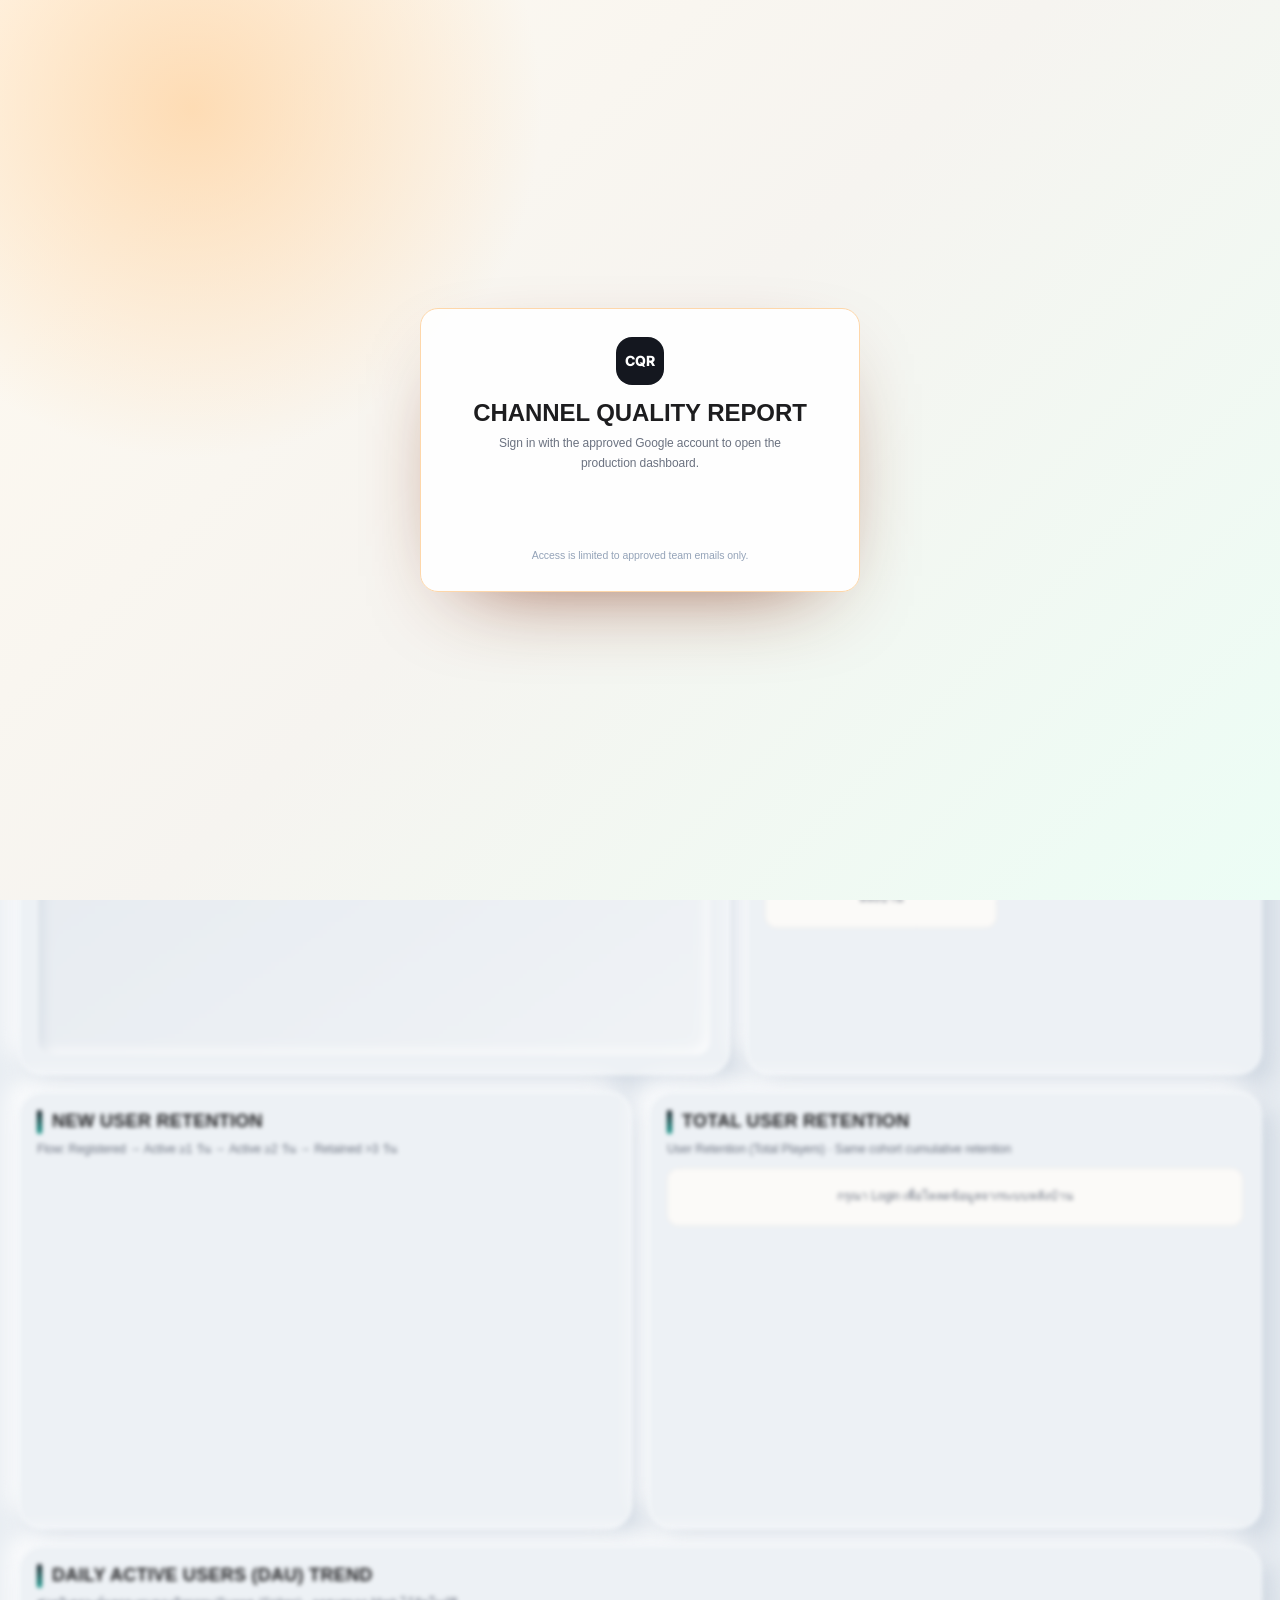
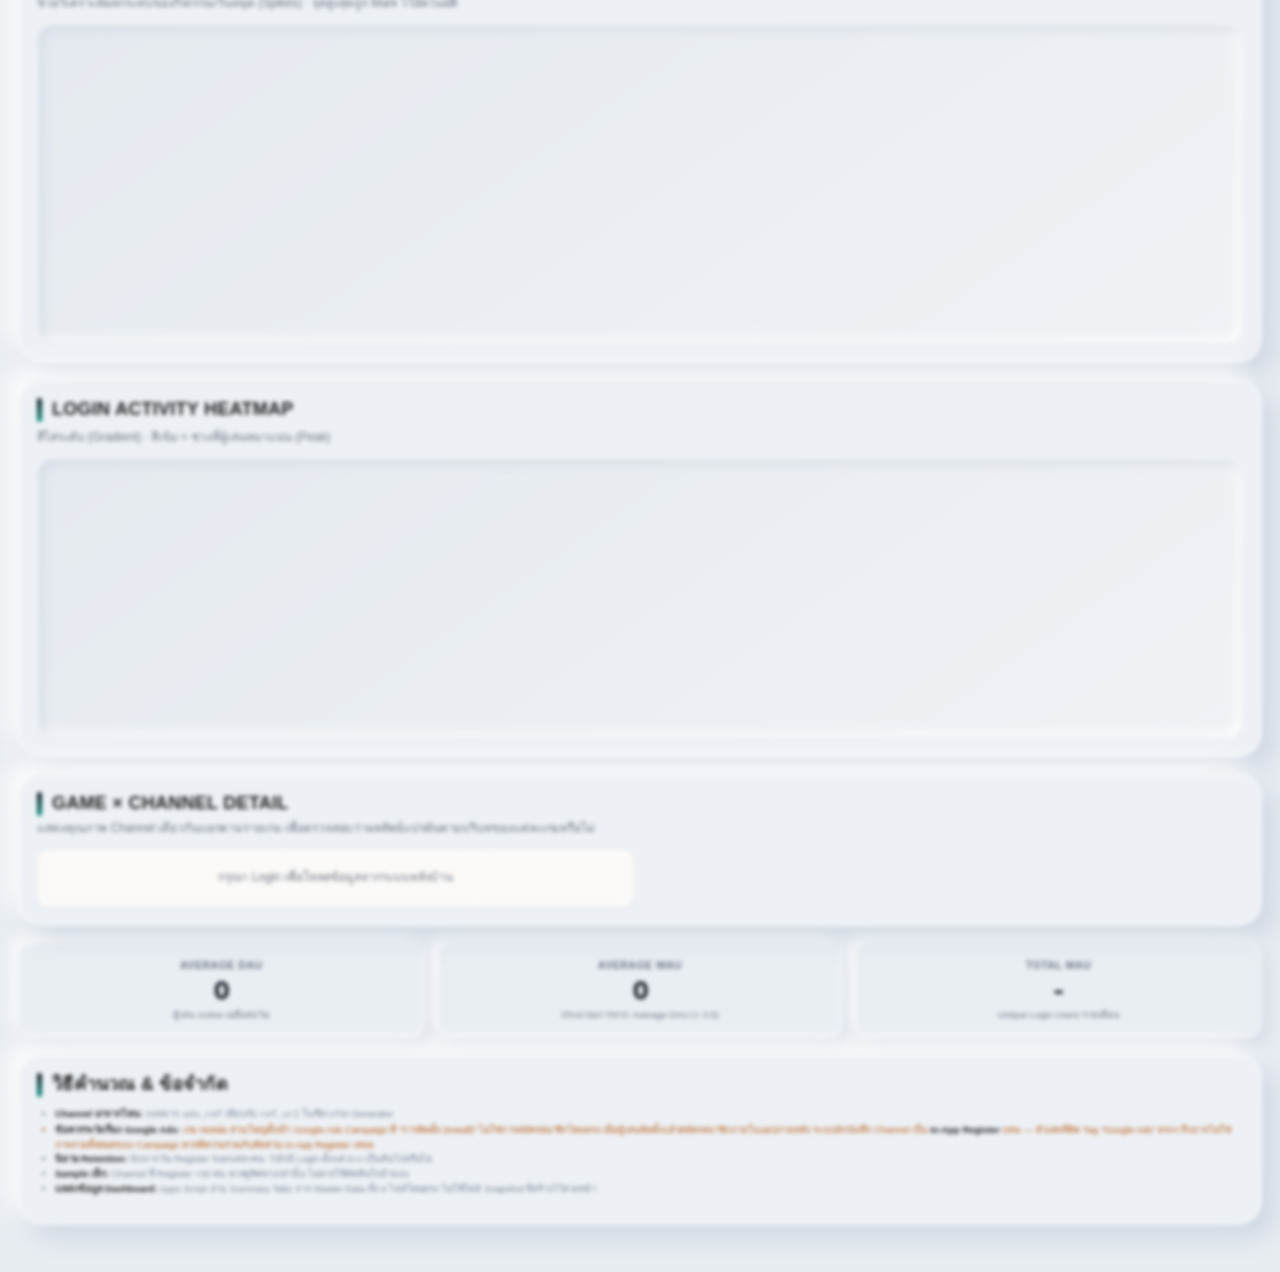
<file: index.html>
<!DOCTYPE html>
<html lang="th">
<head>
<meta charset="UTF-8">
<meta name="viewport" content="width=device-width,initial-scale=1">
<title>CQR Channel Quality Report</title>
<link href="https://fonts.googleapis.com/css2?family=Sarabun:wght@400;500;600;700&family=Inter:wght@600;700;800&display=swap" rel="stylesheet">
<script src="https://accounts.google.com/gsi/client" async defer></script>
<style>
:root{
 --ink:#14171f;--sub:#6b7280;--line:#eceae6;--bg:#f6f4f0;
 --good:#0d9488;--good-bg:#f0fdfa;--warn:#b45309;--warn-bg:#fffbeb;--bad:#be123c;--bad-bg:#fff1f2;
 --accent:#1e1b4b;--accent2:#4338ca;--accent-bg:#eef2ff;
 --c1:#4338ca;--c1-bg:#eef2ff;--c3:#0284c7;--c3-bg:#eff8ff;--c4:#0d9488;--c4-bg:#f0fdfa;
 --c5:#7c3aed;--c5-bg:#f5f3ff;--c6:#d97706;--c6-bg:#fffbeb;
 --c7:#0891b2;--c7-bg:#ecfeff;--c8:#0e7490;--c8-bg:#ecfeff;--c9:#155e75;--c9-bg:#ecfeff;
 --fb:#2563eb;--gg:#d97706;--inapp:#94a3b8;--organic:#cbd5e1;
}
*{box-sizing:border-box;}
body{margin:0;font-family:'Sarabun',sans-serif;background:var(--bg);color:var(--ink);}
body.auth-locked{overflow:hidden;}
body.auth-locked header,body.auth-locked .wrap,body.auth-locked .fab{filter:blur(2px);pointer-events:none;user-select:none;}
.num{font-family:'Inter',sans-serif;font-variant-numeric:tabular-nums;}

header{position:sticky;top:0;z-index:50;background:rgba(255,255,255,.96);border-bottom:1px solid var(--line);box-shadow:0 1px 3px rgba(20,23,31,.05);backdrop-filter:blur(12px);}
.hbar{max-width:1360px;margin:0 auto;padding:16px 22px;display:grid;grid-template-columns:minmax(280px,1fr);gap:12px;}
.hbar h1{font-size:16px;font-weight:800;margin:0;white-space:nowrap;}
.hbar h1 span{color:var(--accent2);}
.hfilters{display:grid;grid-template-columns:minmax(210px,1.15fr) minmax(180px,1fr) minmax(180px,.95fr) minmax(170px,.9fr) 160px 150px auto auto;gap:8px;align-items:center;background:linear-gradient(135deg,#fffaf0 0%,#fff 100%);border:1px solid #fed7aa;border-radius:18px;padding:10px;box-shadow:0 20px 52px -36px rgba(154,52,18,.8);}
.hfilters select{font-family:'Sarabun';font-size:12px;padding:7px 11px;border-radius:12px;border:1px solid #e7e3dc;background:#fff;min-width:0;height:42px;font-weight:800;color:var(--ink);box-shadow:0 10px 24px -24px rgba(20,23,31,.8);}
.hfilters select:focus{outline:none;border-color:#fdba74;background:#fff;box-shadow:0 0 0 3px #ffedd5;}
.export-menu{position:relative;width:150px;justify-self:end;}
.export-menu summary{list-style:none;width:150px;height:42px;border:0;background:#14171f;color:#fff;border-radius:12px;padding:0 16px;font-family:'Sarabun';font-size:12px;font-weight:900;cursor:pointer;display:flex;align-items:center;justify-content:center;}
.export-menu summary::-webkit-details-marker{display:none}
.export-options{position:absolute;right:0;top:48px;width:150px;background:#fff;border:1px solid #e7e3dc;border-radius:12px;padding:6px;box-shadow:0 18px 44px -24px rgba(20,23,31,.7);display:grid;gap:4px;z-index:80}
.export-options button{height:34px;border:0;border-radius:9px;background:#fff;color:var(--ink);font-family:'Sarabun';font-size:11.5px;font-weight:800;text-align:left;padding:0 9px;cursor:pointer}
.export-options button:hover{background:#fff7ed;color:#7c2d12}
.export-btn{height:42px;border:0;background:#14171f;color:#fff;border-radius:12px;padding:0 13px;font-family:'Sarabun';font-size:11.5px;font-weight:900;cursor:pointer;}
.export-btn:hover{background:#2a2f3b;}
.auth-logout{display:none;height:42px;border:1px solid #fed7aa;background:#fff7ed;color:#7c2d12;border-radius:12px;padding:0 13px;font-family:'Sarabun';font-size:11.5px;font-weight:900;cursor:pointer;}
.auth-ready .auth-logout{display:inline-flex;align-items:center;gap:6px;}
.auth-logout:hover{background:#ffedd5;}
.admin-panel-link{display:none;height:42px;border:1px solid #99f6e4;background:#f0fdfa;color:#115e59;border-radius:12px;padding:0 13px;font-family:'Sarabun';font-size:11.5px;font-weight:900;text-decoration:none;align-items:center;gap:6px;}
.auth-ready .admin-panel-link{display:inline-flex;}
.admin-panel-link:hover{background:#ccfbf1;}

.wrap{max-width:1360px;margin:0 auto;padding:20px 22px 100px;}
.grid{display:grid;gap:16px;align-items:stretch;}
.g-top{grid-template-columns:0.9fr 1.1fr;}
.g-2{grid-template-columns:1fr 1fr;}
@media(max-width:1100px){.hfilters{grid-template-columns:repeat(3,minmax(0,1fr))}.export-menu,.admin-panel-link,.auth-logout{min-width:0}}
@media(max-width:900px){.g-top,.g-2,.hfilters{grid-template-columns:1fr;}}

.card{background:#fff;border-radius:16px;padding:18px;border:1px solid var(--line);
 box-shadow:0 1px 2px rgba(20,23,31,.04),0 10px 26px -18px rgba(20,23,31,.16);}
.title{font-size:15px;font-weight:800;letter-spacing:.03em;text-transform:uppercase;}
.desc{font-size:11.5px;color:var(--sub);margin-top:3px;line-height:1.5;}
.colstack{display:flex;flex-direction:column;gap:16px;height:100%;}
.colstack .card:last-child{flex:1;display:flex;flex-direction:column;}

.ogrid{display:grid;grid-template-columns:1fr 1fr;gap:10px;margin-top:12px;}
.kcard{background:#fbfaf8;border:1px solid var(--line);border-radius:12px;padding:12px;}
.badge{width:30px;height:30px;border-radius:9px;display:flex;align-items:center;justify-content:center;margin-bottom:7px;}
.badge svg{width:15px;height:15px;}
.badge-circle{width:30px;height:30px;border-radius:50%;display:flex;align-items:center;justify-content:center;font-weight:800;font-size:11px;margin-bottom:7px;}
.kval{font-size:19px;font-weight:800;line-height:1;}
.kval small{font-family:'Sarabun';font-size:10px;font-weight:600;color:var(--sub);}
.klbl{font-size:10.5px;font-weight:700;margin-top:5px;}
.ksub{font-size:9px;color:var(--sub);margin-top:1px;line-height:1.4;}

.ai-line{display:flex;gap:8px;align-items:flex-start;padding:8px 0;border-bottom:1px solid #f4f2ef;font-size:11.5px;line-height:1.55;}
.ai-line:last-child{border-bottom:none;}
.ai-pill{font-size:9px;font-weight:700;padding:1px 7px;border-radius:99px;flex-shrink:0;margin-top:1px;white-space:nowrap;}

table{width:100%;border-collapse:collapse;font-size:11px;}
th{text-align:right;font-size:9px;text-transform:uppercase;color:var(--sub);padding:6px 5px;border-bottom:2px solid var(--line);font-weight:700;}
th:first-child,td:first-child{text-align:left;}
td{padding:8px 5px;border-bottom:1px solid #f4f2ef;text-align:right;vertical-align:top;}
.chip{display:inline-flex;align-items:center;gap:5px;font-weight:700;font-size:11px;}
.dot{width:7px;height:7px;border-radius:50%;display:inline-block;flex-shrink:0;}
.verdict-cell{font-size:10px;color:var(--sub);font-weight:400;line-height:1.55;text-align:left;padding-left:14px;min-width:230px;max-width:300px;}
.pill{display:inline-block;padding:2px 7px;border-radius:99px;font-size:10px;font-weight:800;}
.pill.good{background:var(--good-bg);color:var(--good);}
.pill.warn{background:var(--warn-bg);color:var(--warn);}
.pill.bad{background:var(--bad-bg);color:var(--bad);}

.gapbox{border:1.5px dashed var(--line);border-radius:12px;padding:20px;text-align:center;color:var(--sub);
 display:flex;flex-direction:column;align-items:center;gap:8px;min-height:180px;justify-content:center;}
.gapbox svg{width:26px;height:26px;opacity:.5;}
.gapbox .gt{font-size:11.5px;font-weight:700;color:var(--ink);}
.gapbox .gd{font-size:10px;max-width:260px;line-height:1.5;}

.stat3{display:grid;grid-template-columns:1fr 1fr 1fr;gap:12px;}
@media(max-width:700px){.stat3{grid-template-columns:1fr;}}
.statcard{background:#fff;border:1px solid var(--line);border-radius:14px;padding:14px 16px;text-align:center;
 display:flex;flex-direction:column;align-items:center;gap:4px;justify-content:center;}
.statcard.gap{border-style:dashed;color:var(--sub);}
.statcard.gap svg{width:20px;height:20px;opacity:.45;}
.stat-label{font-size:10.5px;font-weight:700;letter-spacing:.05em;text-transform:uppercase;color:var(--sub);}
.statval{font-size:24px;font-weight:800;line-height:1.1;}
.stat-desc{font-size:9.5px;color:var(--sub);max-width:230px;line-height:1.45;}
.daily-data-toolbar{margin-top:12px;border:1px solid #fed7aa;background:#fffaf0;border-radius:12px;padding:10px 12px;display:grid;grid-template-columns:minmax(180px,260px) 1fr minmax(220px,auto);gap:10px;align-items:center;}
.daily-data-toolbar label{display:flex;flex-direction:column;gap:4px;font-size:9.5px;font-weight:800;letter-spacing:.04em;text-transform:uppercase;color:#9a4310;}
.daily-data-toolbar select{font-family:'Sarabun';font-size:12px;font-weight:800;color:var(--ink);height:36px;border:1px solid #fdba74;border-radius:10px;background:#fff;padding:0 10px;min-width:0;}
.daily-data-toolbar select:focus{outline:none;border-color:#f97316;box-shadow:0 0 0 3px #ffedd5;}
.daily-data-note{font-size:10.5px;color:#7c2d12;line-height:1.45;}
.daily-data-metrics{display:grid;grid-template-columns:repeat(2,minmax(96px,1fr));gap:5px;min-width:220px;}
.daily-data-metric{border:1px solid #fed7aa;background:#fff;border-radius:9px;padding:6px 8px;}
.daily-data-metric span{display:block;font-size:8.5px;color:#9a4310;font-weight:800;text-transform:uppercase;letter-spacing:.035em;line-height:1.2;}
.daily-data-metric strong{display:block;margin-top:2px;font-family:'Inter',sans-serif;font-size:15px;font-weight:800;font-variant-numeric:tabular-nums;color:var(--ink);line-height:1.05;}
.daily-heat-note{font-size:10px;color:var(--sub);line-height:1.45;margin-top:6px;}
@media(max-width:760px){.daily-data-toolbar{grid-template-columns:1fr;}.daily-data-metrics{min-width:0;}}

/* ── Game x Channel Detail: ใช้ table จริง แก้ปัญหา column ลอย ── */
.sm-grid{display:grid;grid-template-columns:1fr 1fr;gap:14px;margin-top:12px;}
@media(max-width:820px){.sm-grid{grid-template-columns:1fr;}}
.gm-card{background:#fbfaf8;border:1px solid var(--line);border-radius:12px;padding:14px;}
.gm-head{display:flex;justify-content:space-between;align-items:baseline;margin-bottom:8px;}
.gm-name{font-weight:700;font-size:12.5px;}
.gm-total{font-size:10px;color:var(--sub);}
.gm-table{width:100%;border-collapse:collapse;font-size:10px;table-layout:fixed;}
.gm-table th{font-size:8.5px;padding:4px 3px;border-bottom:1.5px solid var(--line);}
.gm-table td{padding:6px 3px;border-bottom:1px solid #f1f0ee;vertical-align:middle;}
.gm-table th:first-child,.gm-table td:first-child{width:38%;}
.gm-table th:not(:first-child),.gm-table td:not(:first-child){text-align:right;width:12.4%;}
.gm-ch{display:flex;align-items:center;gap:5px;font-weight:600;font-size:10px;}

.footnote{font-size:11px;color:var(--sub);line-height:1.7;}
.footnote b{color:var(--ink);}

/* ══ AI Assistant — Professional redesign ══ */
.fab{position:fixed;bottom:24px;right:24px;height:48px;padding:0 18px 0 14px;border-radius:26px;
 background:linear-gradient(135deg,#1e1b4b 0%,#4338ca 100%);color:#fff;display:flex;align-items:center;gap:9px;
 box-shadow:0 10px 30px -6px rgba(30,27,75,.45),0 2px 6px rgba(30,27,75,.2);cursor:pointer;z-index:100;
 transition:transform .18s ease,box-shadow .18s ease;font-size:12.5px;font-weight:600;letter-spacing:.01em;}
.fab:hover{transform:translateY(-2px);box-shadow:0 14px 36px -6px rgba(30,27,75,.55);}
.fab svg{width:19px;height:19px;}
.fab.hidden{opacity:0;pointer-events:none;transform:scale(.9);}

.chat-panel{position:fixed;bottom:24px;right:24px;width:380px;max-width:calc(100vw - 32px);background:#fff;
 border-radius:18px;border:1px solid rgba(30,27,75,.1);box-shadow:0 24px 60px -12px rgba(20,23,31,.3);
 z-index:101;display:none;flex-direction:column;overflow:hidden;max-height:min(560px,80vh);}
.chat-panel.open{display:flex;animation:slideUp .22s cubic-bezier(.16,1,.3,1);}
@keyframes slideUp{from{opacity:0;transform:translateY(12px) scale(.98);}to{opacity:1;transform:none;}}
.chat-head{background:linear-gradient(135deg,#1e1b4b 0%,#4338ca 100%);color:#fff;padding:16px 18px;
 display:flex;align-items:center;gap:11px;}
.chat-head .ic{width:34px;height:34px;border-radius:10px;background:rgba(255,255,255,.14);
 display:flex;align-items:center;justify-content:center;flex-shrink:0;}
.chat-head .ic svg{width:18px;height:18px;}
.chat-head .txt{flex:1;}
.chat-head .t1{font-size:13.5px;font-weight:700;line-height:1.2;}
.chat-head .t2{font-size:10px;opacity:.72;margin-top:2px;}
.chat-head .close{cursor:pointer;opacity:.7;transition:.15s;padding:4px;}
.chat-head .close:hover{opacity:1;}
.chat-head .close svg{width:16px;height:16px;}
.chat-body{padding:16px;overflow-y:auto;flex:1;display:flex;flex-direction:column;gap:10px;background:#fbfaf9;}
.chat-msg{font-size:12px;background:#fff;border:1px solid var(--line);border-radius:12px;padding:11px 13px;line-height:1.6;
 box-shadow:0 1px 2px rgba(20,23,31,.03);}
.chat-msg.user{align-self:flex-end;background:var(--accent-bg);border-color:#c7d2fe;max-width:85%;}
.chat-msg.assistant{align-self:flex-start;max-width:92%;}
.chat-suggest{display:flex;flex-wrap:wrap;gap:6px;margin-top:2px;}
.chat-chip{font-size:10.5px;padding:6px 11px;border-radius:99px;background:#fff;border:1px solid var(--line);
 color:var(--accent2);cursor:pointer;font-weight:600;transition:.15s;}
.chat-chip:hover{background:var(--accent-bg);border-color:var(--accent2);}
.chat-foot{padding:12px;border-top:1px solid var(--line);display:flex;gap:8px;background:#fff;align-items:center;}
.chat-foot input{flex:1;border:1px solid var(--line);border-radius:11px;padding:10px 13px;font-size:12px;
 font-family:'Sarabun';background:#fbfaf9;transition:.15s;}
.chat-foot input:focus{outline:none;border-color:var(--accent2);background:#fff;}
.chat-send-btn{width:38px;height:38px;border-radius:11px;background:linear-gradient(135deg,#1e1b4b,#4338ca);
 color:#fff;display:flex;align-items:center;justify-content:center;flex-shrink:0;border:none;cursor:pointer;transition:.15s;}
.chat-send-btn:hover{opacity:.88;}
.chat-send-btn:disabled,.chat-foot input:disabled{opacity:.55;cursor:not-allowed;}
.chat-send-btn svg{width:16px;height:16px;}
.chat-note{font-size:9.5px;color:var(--sub);padding:0 14px 12px;background:#fff;display:flex;gap:5px;align-items:center;}
.chat-note svg{width:12px;height:12px;flex-shrink:0;}

@media(max-width:600px){
  .hbar h1{font-size:14px;} .hfilters{width:100%;margin-left:0;} .hfilters select{flex:1;min-width:0;}
  .chat-panel{right:12px;left:12px;bottom:12px;width:auto;max-height:82vh;} .fab{right:16px;bottom:16px;}
}

.card{position:relative;}
.hbar{padding:16px 22px;}
.brand-title{display:flex;align-items:center;gap:13px;min-width:320px;}
.brand-mark{width:40px;height:40px;border-radius:14px;background:linear-gradient(145deg,#14171f,#252a36);color:#fff;display:flex;align-items:center;justify-content:center;font-family:'Inter',sans-serif;font-size:13px;font-weight:800;letter-spacing:.02em;box-shadow:0 16px 34px -22px rgba(20,23,31,.95), inset 0 0 0 1px rgba(255,255,255,.08);}
.brand-copy{display:flex;flex-direction:column;gap:1px;}
.brand-main{font-size:21px;font-weight:800;line-height:1.02;letter-spacing:.015em;text-transform:uppercase;color:var(--ink);}
.brand-main span{color:#0d9488;}
.brand-sub{font-size:11px;color:var(--sub);font-weight:700;letter-spacing:.02em;text-transform:none;margin-top:3px;line-height:1.35;}
.hfilters select{height:42px;border-radius:12px;background:#fbfaf8;border-color:#e5e7eb;box-shadow:0 1px 2px rgba(20,23,31,.03);}
.card>.title{display:flex;align-items:center;gap:10px;color:var(--ink);line-height:1.2;margin-bottom:3px;font-size:18px;font-weight:800;letter-spacing:.015em;text-transform:uppercase;}
.card>.title:before{content:"";width:5px;height:24px;border-radius:99px;background:linear-gradient(180deg,#14171f 0%,#0d9488 100%);display:inline-block;flex-shrink:0;box-shadow:0 8px 18px -12px rgba(13,148,136,.85);}
.desc{font-size:12px;}
th{text-align:center;vertical-align:middle;}
td{vertical-align:middle;}
.channel-quality-table th:nth-child(n+2):nth-child(-n+6),
.channel-quality-table td:nth-child(n+2):nth-child(-n+6){text-align:center;}
.channel-quality-table th:first-child,
.channel-quality-table td:first-child,
.channel-quality-table th:last-child,
.channel-quality-table td:last-child{text-align:left;}
.gm-table th:not(:first-child),.gm-table td:not(:first-child){text-align:center;}
.gm-table td.num{text-align:center;}
.gm-table .pill{min-width:42px;text-align:center;}
.verdict-cell{text-align:left;line-height:1.5;}
.chartbox{height:278px;min-height:240px;width:100%;}
.ptype-grid{display:grid;grid-template-columns:minmax(190px,.95fr) minmax(210px,1fr);gap:12px;align-items:center;}
.ptype-stats{display:flex;flex-direction:column;gap:8px;}
.ptype-item{display:grid;grid-template-columns:auto 1fr auto;gap:8px;align-items:center;padding:8px 9px;border:1px solid var(--line);border-radius:10px;background:#fbfaf8;font-size:11px;}
.ptype-dot{width:9px;height:9px;border-radius:50%;}
.ptype-label{font-weight:700;line-height:1.25;}
.ptype-val{font-family:'Inter',sans-serif;font-weight:800;font-variant-numeric:tabular-nums;}
.metricbox{display:flex;flex-direction:column;gap:9px;}
.metric-row{display:grid;grid-template-columns:1.1fr .45fr 1fr;gap:10px;align-items:center;font-size:11px;}
.metric-name{font-weight:700;}
.metric-val{text-align:right;font-family:'Inter',sans-serif;font-weight:800;font-variant-numeric:tabular-nums;}
.metric-bar{height:8px;background:#f1f5f9;border-radius:99px;overflow:hidden;}
.metric-fill{height:100%;border-radius:99px;background:var(--accent2);}
.metric-note{font-size:10px;color:var(--sub);line-height:1.5;margin-top:4px;}
.mini-ret{display:grid;grid-template-columns:repeat(4,1fr);gap:8px;}
.mini-ret .kcard{text-align:center;padding:12px 8px;}
.pending-note{border:1.5px dashed var(--line);border-radius:12px;padding:18px;text-align:center;color:var(--sub);font-size:11px;line-height:1.6;}
.fab{height:72px;padding:0 28px;border-radius:22px;background:linear-gradient(135deg,#14171f 0%,#2a2f3b 100%);color:#fff;border:1px solid #2a2f3b;box-shadow:0 24px 58px -30px rgba(20,23,31,.95),0 0 0 1px rgba(255,255,255,.08) inset;gap:13px;right:28px;bottom:28px;}
.fab:hover{transform:translateY(-1px);box-shadow:0 20px 42px -24px rgba(217,119,6,1);}
.fab svg{width:26px;height:26px;color:#ffb020;}
.fab span{font-weight:900;letter-spacing:.02em;font-size:20px;}
.fab span:after{content:"";display:none;}
.chat-panel{width:360px;border-radius:16px;border:1px solid #fed7aa;box-shadow:0 28px 70px -34px rgba(124,45,18,.72);background:#fff;}
.chat-head{background:linear-gradient(135deg,#fff7ed 0%,#fffbeb 100%);color:var(--ink);border-bottom:1px solid #fed7aa;padding:14px 16px;}
.chat-head .ic{width:30px;height:30px;border-radius:10px;background:#ffedd5;color:#d97706;}
.chat-head .ic svg{width:15px;height:15px;}
.chat-head .t1{font-size:14px;font-weight:800;}
.chat-head .t2{font-size:10.5px;color:var(--sub);opacity:1;}
.chat-head .close{color:var(--sub);opacity:1;}
.chat-body{background:#fff;padding:14px;}
.chat-msg{border-color:#eef0f2;border-radius:12px;background:#fbfaf8;box-shadow:none;}
.chat-msg.user{background:#eef2ff;border-color:#c7d2fe;}
.chat-msg.assistant{background:#fbfaf8;}
.chat-chip{border-color:#fed7aa;color:#7c2d12;background:#fffaf0;border-radius:10px;padding:7px 10px;}
.chat-chip:hover{background:#ffedd5;border-color:#fdba74;transform:none;box-shadow:none;}
.chat-foot{border-top:1px solid #eef0f2;background:#fff;padding:12px 14px;}
.chat-foot input{border-radius:10px;background:#fbfaf8;}
.chat-send-btn{border-radius:10px;background:#d97706;}
.chat-note{background:#fff;color:#94a3b8;padding:0 14px 12px;}
.period-hidden{visibility:hidden;pointer-events:none;}
@media(max-width:700px){.brand-title{min-width:0}.brand-main{font-size:16px}.brand-mark{width:32px;height:32px}.card>.title{font-size:16px}.metric-row{grid-template-columns:1fr .45fr;}.metric-bar{grid-column:1/-1}.mini-ret{grid-template-columns:1fr 1fr;}.ptype-grid{grid-template-columns:1fr;}.chartbox{height:240px;}}

.auth-screen{position:fixed;inset:0;z-index:999;background:radial-gradient(circle at 15% 12%,rgba(254,215,170,.85),transparent 26%),linear-gradient(135deg,#fffaf0 0%,#f6f4f0 48%,#ecfdf5 100%);display:flex;align-items:center;justify-content:center;padding:24px;}
.auth-ready .auth-screen{display:none;}
.auth-card{width:min(440px,100%);background:rgba(255,255,255,.92);border:1px solid #fed7aa;border-radius:18px;box-shadow:0 30px 90px -46px rgba(124,45,18,.9);padding:28px;text-align:center;}
.auth-badge{width:48px;height:48px;border-radius:16px;background:#14171f;color:#fff;display:flex;align-items:center;justify-content:center;font-family:'Inter',sans-serif;font-weight:800;margin:0 auto 14px;box-shadow:0 18px 36px -26px rgba(20,23,31,.9);}
.auth-title{font-size:24px;font-weight:800;line-height:1.15;margin:0;color:var(--ink);}
.auth-sub{font-size:12px;color:var(--sub);line-height:1.6;margin:8px auto 18px;max-width:340px;}
.auth-google{display:flex;justify-content:center;min-height:44px;margin:6px 0 12px;}
.auth-error{display:none;border:1px solid #fecdd3;background:#fff1f2;color:#be123c;border-radius:12px;padding:10px 12px;font-size:11.5px;line-height:1.5;margin-top:12px;}
.auth-note{font-size:10.5px;color:#94a3b8;line-height:1.55;margin-top:12px;}
.data-loading{border:1.5px dashed var(--line);border-radius:12px;padding:18px;text-align:center;color:var(--sub);font-size:12px;line-height:1.65;background:#fbfaf8;}
.freshness-line{display:flex;flex-wrap:wrap;gap:6px;margin-top:7px;align-items:center;}
.freshness-chip{display:inline-flex;align-items:center;gap:4px;border:1px solid var(--line);border-radius:99px;background:#fbfaf8;color:var(--sub);font-size:9.5px;font-weight:800;line-height:1;padding:5px 8px;white-space:nowrap;}
.freshness-chip.daily{background:var(--good-bg);border-color:#99f6e4;color:#0f766e;}
.freshness-chip.weekly{background:var(--warn-bg);border-color:#fed7aa;color:#92400e;}
.freshness-chip.matured{background:var(--accent-bg);border-color:#c7d2fe;color:#3730a3;}
.kfresh{display:inline-flex;margin-top:7px;}
.stat-fresh{margin-top:5px;}

</style>

<link rel="stylesheet" href="./ui-v2-local/app/assets/css/tokens.css">
<link rel="stylesheet" href="./ui-v2-local/app/assets/css/base.css">
<link rel="stylesheet" href="./ui-v2-local/app/assets/css/layout.css">
<link rel="stylesheet" href="./ui-v2-local/app/assets/css/components.css">
<link rel="stylesheet" href="./ui-v2-local/app/assets/css/responsive.css">
<link rel="stylesheet" href="./ui-v2-local/app/assets/css/shell-r3.css">
  <link rel="stylesheet" href="./ui-v2-local/app/assets/css/shell-r4.css">
<link rel="stylesheet" href="./ui-v2-local/app/assets/css/dashboard-final-r11.css">
  <!-- CQR SHARED SIDEBAR START -->
  <link rel="stylesheet" href="./ui-v2-local/app/assets/css/shared-shell/shared-sidebar-host.css">
  <!-- CQR SHARED SIDEBAR END -->
</head>
<body class="auth-locked shared-dashboard-shell">
  <cqr-shared-sidebar id="sidebar" aria-label="Main navigation"></cqr-shared-sidebar>
<div class="auth-screen" id="authScreen">
  <div class="auth-card">
    <div class="auth-badge">CQR</div>
    <h1 class="auth-title">CHANNEL QUALITY REPORT</h1>
    <div class="auth-sub">Sign in with the approved Google account to open the production dashboard.</div>
    <div id="googleSignIn" class="auth-google"></div>
    <div id="authError" class="auth-error"></div>
    <div class="auth-note">Access is limited to approved team emails only.</div>
  </div>
</div>

<header>
  <div class="hbar">
    <div class="brand-title"><div class="brand-mark">CQR</div><div class="brand-copy"><div class="brand-main">CHANNEL QUALITY REPORT</div><div class="brand-sub">รีพอร์ตคุณภาพผู้เล่นจาก Register, Channel และ Retention รายเกม</div></div></div>
    <div class="hfilters">
      <select id="f-game" onchange="renderAll()">
        <option value="ALL" selected>ทุกเกม (รวม 4 เกม)</option>
        <option value="CBM_TH">CBM TH</option><option value="CBM_SEA">CBM SEA</option>
        <option value="CBPC_TH">CBPC TH</option><option value="CBPC_SEA">CBPC SEA</option>
      </select>
      <select id="f-channel" onchange="renderAll()"><option value="all">ทุก Channel</option>
        <option>Facebook Ads</option><option>Google Ads</option>
        <option>In-App Register</option><option>Organic / Unknown</option></select>
      <select id="f-month" onchange="syncWeekOptions();renderAll()"></select>
      <select id="f-period-type" onchange="syncWeekOptions();renderAll()">
        <option value="month" selected>Monthly View</option>
        <option value="week">Weekly View</option>
      </select>
      <select id="f-week" class="period-hidden" onchange="renderAll()"></select>
      <details class="export-menu">
        <summary>EXPORT</summary>
        <div class="export-options">
          <button type="button" onclick="exportDashboardFile('md')">Export MD</button>
          <button type="button" onclick="exportDashboardFile('csv')">Export CSV</button>
          <button type="button" onclick="exportDashboardFile('json')">Export JSON</button>
        </div>
      </details>
</div>
  </div>
</header>

<div class="wrap">
  <div class="grid g-top dashboard-top-grid">
    <div class="card">
      <div class="title">OVERVIEW</div>
      <div class="desc" id="ov-desc">ตัวเลขสรุปประจำเดือน</div>
      <div class="ogrid" id="overview-grid"></div>
    </div>
    <div class="colstack">
      <div class="card">
        <div class="title">DATA INSIGHT SUMMARY</div>
        <div class="desc">Insight แบบ deterministic จาก Master Data ที่ Dashboard อ่านผ่าน Apps Script โดยตรง</div>
        <div style="margin-top:10px;" id="ai-summary"></div>
      </div>
      <div class="card">
        <div class="title">CHANNEL QUALITY SUMMARY</div>
        <div class="desc">เปรียบเทียบคุณภาพผู้เล่นที่ได้จากแต่ละช่องทางการตลาด โดยวัดจากอัตราการกลับมาใช้งานซ้ำ (Retention Rate) ไม่ใช่เพียงปริมาณ Register</div>
        <div style="overflow-x:auto;margin-top:10px;">
          <table class="channel-quality-table"><thead><tr><th>Channel</th><th>Reg</th><th>D1</th><th>D3</th><th>D7</th><th>D14</th><th style="text-align:left;padding-left:14px;">ข้อสังเกต</th></tr></thead>
          <tbody id="channel-tbody"></tbody></table>
        </div>
      </div>
    </div>
  </div>

  <div class="grid g-2 dashboard-quality-grid" style="margin-top:16px;">
    <div class="card section-curve">
      <div class="title">CHANNEL RETENTION CURVE</div>
      <div class="desc" id="curve-desc"></div>
      <div id="curve" style="height:300px;margin-top:8px;"></div>
    </div>
    <div class="card section-player-type">
      <div class="title">PLAYER TYPE BREAKDOWN</div>
      <div class="desc">แบ่งผู้เล่น Active ตามประเภทจากข้อมูล Login รายเดือน</div>
      <div id="player-type-box" class="ptype-grid" style="margin-top:12px;">
        <div id="pie" class="chartbox"></div>
        <div id="pie-stats" class="ptype-stats"></div>
      </div>
    </div>
  </div>

  <div class="grid g-2 dashboard-retention-grid" style="margin-top:16px;">
    <div class="card section-new-retention">
      <div class="title">NEW USER RETENTION</div>
      <div class="desc">Flow: Registered → Active ≥1 วัน → Active ≥2 วัน → Retained &gt;3 วัน</div>
      <div id="funnel" style="height:280px;margin-top:8px;"></div>
    </div>
    <div class="card section-total-retention">
      <div class="title">TOTAL USER RETENTION</div>
      <div class="desc">User Retention (Total Players) · Same cohort cumulative retention</div>
      <div id="total-retention-box" style="margin-top:10px;">
        <div id="ret" class="chartbox"></div>
      </div>

    </div>
  </div>

  <div class="card dashboard-full-chart-card dau-card" style="margin-top:16px;">
    <div class="title">DAILY ACTIVE USERS (DAU) TREND</div>
    <div class="desc">ช่วยวิเคราะห์ผลกระทบของกิจกรรม/วันหยุด (Spikes) · จุดสูงสุดถูก Mark ไว้อัตโนมัติ</div>
    <div id="dau" style="height:300px;margin-top:8px;"></div>
  </div>

  <div class="card dashboard-full-chart-card heat-card" style="margin-top:16px;">
    <div class="title">LOGIN ACTIVITY HEATMAP</div>
    <div class="desc">สีไล่ระดับ (Gradient) · สีเข้ม = ช่วงที่ผู้เล่นหนาแน่น (Peak)</div>
    <div id="heat" style="height:300px;margin-top:8px;"></div>
  </div>

  <div class="card" style="margin-top:16px;">
    <div class="title">GAME × CHANNEL DETAIL</div>
    <div class="desc">แสดงคุณภาพ Channel เดียวกันแยกตามรายเกม เพื่อตรวจสอบว่าผลลัพธ์แปรผันตามบริบทของแต่ละเกมหรือไม่</div>
    <div class="sm-grid" id="sm-grid"></div>
  </div>

  <div class="stat3" style="margin-top:16px;">
    <div class="statcard"><div class="stat-label">Average DAU</div><div class="statval num" id="v-dau">0</div>
      <div class="stat-desc">ผู้เล่น Active เฉลี่ยต่อวัน</div></div>
    <div class="statcard"><div class="stat-label">Average WAU</div><div class="statval num" id="v-wau">0</div>
      <div class="stat-desc">ประมาณการจาก Average DAU (× 3.5)</div></div>
    <div class="statcard" id="mau-card"><div class="stat-label">Total MAU</div><div class="statval num" id="v-mau">-</div>
      <div class="stat-desc" id="v-mau-desc">Unique Login Users รายเดือน</div></div>
  </div>

  <div class="card" style="margin-top:16px;">
    <div class="title">วิธีคำนวณ &amp; ข้อจำกัด</div>
    <ul class="footnote" style="margin-top:10px;padding-left:18px;">
      <li><b>Channel มาจากไหน:</b> ถอดจาก <code>ads_ref</code> เทียบกับ <code>ref_url</code> ในชีท UTM Generator</li>
      <li style="color:var(--warn);"><b>ข้อควรระวังเรื่อง Google Ads:</b> เกม Mobile ส่วนใหญ่ตั้งเป้า Google Ads Campaign ที่ "การติดตั้ง (Install)" ไม่ใช่การสมัครสมาชิกโดยตรง เมื่อผู้เล่นติดตั้งแล้วสมัครสมาชิกภายในแอปภายหลัง ระบบมักบันทึก Channel เป็น <b>In-App Register</b> แทน — ตัวเลขที่ติด Tag "Google Ads" ตรงๆ จึงอาจไม่ใช่ภาพรวมทั้งหมดของ Campaign ควรตีความร่วมกับสัดส่วน In-App Register เสมอ</li>
      <li><b>นิยาม Retention:</b> นับจากวัน Register ของแต่ละคน ว่ายังมี Login ตั้งแต่ D-n เป็นต้นไปหรือไม่</li>
      <li><b>Sample เล็ก:</b> Channel ที่ Register &lt;30 คน ควรดูทิศทางเท่านั้น ไม่ควรใช้ตัดสินใจย้ายงบ</li>
      <li><b>แหล่งข้อมูล Dashboard:</b> Apps Script อ่าน Summary Tabs จาก Master Data ทั้ง 4 ไฟล์โดยตรง ไม่ใช้ไฟล์ Snapshot ที่สร้างไว้ล่วงหน้า</li>
    </ul>
  </div>
</div>


<script src="./ui-v2-local/app/assets/js/dashboard-preview-data.js"></script>
<script>
const AUTH_CONFIG = {
  clientId: '496972749333-ddnqu2jefebjcuhj8koar6d66v510qou.apps.googleusercontent.com',
  appsScriptUrl: 'https://script.google.com/macros/s/AKfycbyZwor9CRKgKWTf2Zs0rTWHDo3qGniF7swEv1cszTHJ5oAZbKCiMzp_86UGUuiecI-mQQ/exec',
  presentationMode: false,
  allowedEmails: [
    'bwm.workco@gmail.com',
    'eveningbs@gmail.com',
    'ksbing34@gmail.com',
    'mkt.performance.center@gmail.com',
    'tipchareon.t@gmail.com'
  ]
};
const LOCAL_PREVIEW_HOSTS = new Set(["localhost","127.0.0.1","::1"]);
const LOCAL_PREVIEW_MODE = LOCAL_PREVIEW_HOSTS.has(location.hostname) && new URLSearchParams(location.search).get("preview") === "1";

function decodeJwtPayload(token){
  try{
    const base64 = token.split('.')[1].replace(/-/g,'+').replace(/_/g,'/');
    const json = decodeURIComponent(atob(base64).split('').map(c=>'%'+('00'+c.charCodeAt(0).toString(16)).slice(-2)).join(''));
    return JSON.parse(json);
  }catch(e){ return null; }
}

function showAuthError(message){
  const box = document.getElementById('authError');
  if(!box) return;
  box.textContent = message;
  box.style.display = 'block';
}

function getSavedSession(){
  try{
    const saved = JSON.parse(sessionStorage.getItem('cqr_auth') || 'null');
    if(!saved || !saved.email || !saved.exp || saved.exp * 1000 <= Date.now()) return null;
    if(AUTH_CONFIG.presentationMode && !AUTH_CONFIG.allowedEmails.includes(saved.email.toLowerCase())) return null;
    if(!AUTH_CONFIG.presentationMode && !saved.sessionToken) return null;
    return saved;
  }catch(e){ return null; }
}

function isSuperAdminSession(session){
  return String(session?.role_id || session?.role || '').toLowerCase() === 'super_admin' || session?.is_super_admin === true;
}

function isManagerPlusSession(session){
  const role = String(session?.role_id || session?.role || '').toLowerCase();
  return ['manager','admin','super_admin'].includes(role) || session?.is_super_admin === true;
}

function updateAdminPanelAccess(session){
  document.body.classList.toggle('super-admin', isSuperAdminSession(session));
  document.body.classList.toggle('manager-plus', isManagerPlusSession(session));
}

function unlockDashboard(profile, authToken){
  if(AUTH_CONFIG.presentationMode){
    const previewSession = {
      email: (profile.email || '').toLowerCase(),
      name: profile.name || profile.email || 'CQR user',
      picture: profile.picture || '',
      exp: profile.exp || Math.floor(Date.now()/1000) + 3600
    };
    sessionStorage.setItem('cqr_auth', JSON.stringify(previewSession));
    document.body.classList.remove('auth-locked');
    document.body.classList.add('auth-ready');
    updateAdminPanelAccess(previewSession);
    return;
  }
  const session = {
    email: (profile.email || '').toLowerCase(),
    name: profile.name || profile.email || 'CQR user',
    picture: profile.picture || '',
    exp: profile.exp || Math.floor(Date.now()/1000) + 3600,
    sessionToken: authToken,
    role_id: profile.role_id || profile.role || '',
    role: profile.role || profile.role_id || '',
    is_super_admin: profile.is_super_admin === true
  };
  sessionStorage.setItem('cqr_auth', JSON.stringify(session));
  document.body.classList.remove('auth-locked');
  document.body.classList.add('auth-ready');
  updateAdminPanelAccess(session);
  window.dispatchEvent(new CustomEvent('cqr-dashboard-auth',{detail:session}));
  const returnRoute = new URLSearchParams(location.search).get('return');
  if(returnRoute && returnRoute !== 'dashboard') {
    location.replace(`./ui-v2-local/app/copilot-v2.html?v=3502#/${encodeURIComponent(returnRoute)}`);
    return;
  }
  loadSecureData(authToken);
}

async function loginWithBackend(idToken){
  const json = await callAppsScript('login', {id_token:idToken});
  if(json.ok === false) throw new Error(json.message || 'Login failed');
  if(!json.session_token || !json.user) throw new Error('Backend login response ไม่ครบ');
  return json;
}

let dashboardDataInFlight = null;

async function loadSecureData(sessionToken){
  const month = document.getElementById('f-month')?.value || '';
  const game = document.getElementById('f-game')?.value || 'ALL';
  if(
    dashboardDataInFlight &&
    dashboardDataInFlight.sessionToken === sessionToken &&
    dashboardDataInFlight.month === month &&
    dashboardDataInFlight.game === game
  ) return dashboardDataInFlight.promise;

  showDashboardLoading('กำลังโหลดข้อมูลจากระบบหลังบ้าน...');
  const promise = (async () => {
    try{
    const json = await callAppsScript('dashboard.data', {session_token:sessionToken, period:month, game});
    if(json.ok === false) throw new Error(json.message || 'Data access denied');
    const nextData = json.data || json.CQR_DATA || json;
    if(String(nextData?.data_version?.read_mode || '') !== 'direct_master_aggregation') throw new Error('Backend ยังไม่ได้ Deploy โหมด Direct Master');
    D = nextData;
    refreshDashboardMonths();
    renderAll();
    }catch(e){
      showDashboardUnavailable(`โหลดข้อมูลไม่สำเร็จ: ${e.message || e}`);
    }
  })();
  dashboardDataInFlight = {sessionToken, month, game, promise};
  try{
    return await promise;
  }finally{
    if(dashboardDataInFlight?.promise === promise) dashboardDataInFlight = null;
  }
}

function waitForAppsScriptRetry(ms){
  return new Promise(resolve => setTimeout(resolve, ms));
}

function callAppsScriptOnce(action, params, attempt){
  return new Promise((resolve, reject)=>{
    const callback = `cqrApi_${Date.now()}_${Math.random().toString(36).slice(2)}`;
    const script = document.createElement('script');
    let settled = false;

    const cleanup = ()=>{
      clearTimeout(timer);
      delete window[callback];
      script.remove();
    };

    const finish = (handler, value)=>{
      if(settled) return;
      settled = true;
      cleanup();
      handler(value);
    };

    const timer = setTimeout(()=>{
      finish(
        reject,
        new Error(`Apps Script ไม่ตอบกลับภายในเวลาที่กำหนด (ครั้งที่ ${attempt})`)
      );
    }, 25000);

    window[callback] = payload => finish(resolve, payload || {});

    script.async = true;
    script.referrerPolicy = 'no-referrer';
    script.onerror = ()=>{
      finish(
        reject,
        new Error(`เรียก Apps Script ไม่สำเร็จ (ครั้งที่ ${attempt})`)
      );
    };

    const query = new URLSearchParams({
      action,
      callback,
      t:String(Date.now()),
      attempt:String(attempt),
      user_agent:navigator.userAgent
    });

    Object.keys(params || {}).forEach(key => query.set(key, params[key]));
    script.src = `${AUTH_CONFIG.appsScriptUrl}?${query.toString()}`;
    document.head.appendChild(script);
  });
}

async function callAppsScript(action, params){
  const retryable = ['dashboard.data','session.me'].includes(String(action || ''));
  const attempts = retryable ? 2 : 1;
  let lastError = null;

  for(let attempt = 1; attempt <= attempts; attempt += 1){
    if(attempt > 1) await waitForAppsScriptRetry(1800);

    try{
      return await callAppsScriptOnce(action, params, attempt);
    }catch(error){
      lastError = error;
    }
  }

  throw lastError || new Error('เรียก Apps Script ไม่สำเร็จ');
}

async function handleCredentialResponse(response){
  const profile = decodeJwtPayload(response.credential);
  const email = (profile && profile.email ? profile.email : '').toLowerCase();
  if(!email){
    showAuthError('ไม่สามารถอ่านอีเมลจาก Google Sign-In ได้ กรุณาลองใหม่อีกครั้ง');
    return;
  }
  if(AUTH_CONFIG.presentationMode){
    if(!AUTH_CONFIG.allowedEmails.includes(email)){
      showAuthError(`อีเมล ${email} ยังไม่ได้รับสิทธิ์เข้าใช้งาน Dashboard นี้`);
      return;
    }
    unlockDashboard(profile, response.credential);
    return;
  }
  try{
    const login = await loginWithBackend(response.credential);
    const expiresAt = login.expires_at ? Math.floor(new Date(login.expires_at).getTime()/1000) : Math.floor(Date.now()/1000) + 3600;
    unlockDashboard({
      email: login.user.email,
      name: login.user.display_name || login.user.email,
      exp: expiresAt,
      role_id: login.user.role_id || login.user.role || '',
      role: login.user.role || login.user.role_id || '',
      is_super_admin: login.user.is_super_admin === true
    }, login.session_token);
  }catch(e){
    showAuthError(`ตรวจสอบสิทธิ์กับระบบหลังบ้านไม่สำเร็จ: ${e.message || e}`);
  }
}

function initAuth(){
  if(LOCAL_PREVIEW_MODE){
    const previewSession={email:'local.preview@cqr.local',name:'CQR Local Preview',display_name:'CQR Local Preview',exp:Math.floor(Date.now()/1000)+43200,sessionToken:'preview-session',role_id:'super_admin',role:'super_admin',is_super_admin:true};
    sessionStorage.setItem('cqr_auth',JSON.stringify(previewSession));
    document.body.classList.remove('auth-locked');
    document.body.classList.add('auth-ready','local-preview');
    updateAdminPanelAccess(previewSession);
    window.dispatchEvent(new CustomEvent('cqr-dashboard-auth',{detail:previewSession}));
    D=window.CQR_PREVIEW_DATA;
    refreshDashboardMonths();
    renderAll();
    let banner=document.getElementById('local-preview-banner');
    if(!banner){banner=document.createElement('div');banner.id='local-preview-banner';banner.textContent='LOCAL PREVIEW DATA · ไม่ใช่ข้อมูล Production';document.body.appendChild(banner);}
    return;
  }
  const saved = getSavedSession();
  if(saved){
    unlockDashboard(saved, saved.sessionToken);
    return;
  }
  if(!window.google || !google.accounts || !google.accounts.id){
    setTimeout(initAuth, 250);
    return;
  }
  google.accounts.id.initialize({
    client_id: AUTH_CONFIG.clientId,
    callback: handleCredentialResponse,
    auto_select: false,
    cancel_on_tap_outside: false
  });
  google.accounts.id.renderButton(document.getElementById('googleSignIn'), {
    theme: 'outline',
    size: 'large',
    shape: 'pill',
    text: 'signin_with',
    width: 260
  });
}

function signOutUser(){
  sessionStorage.removeItem('cqr_auth');
  document.body.classList.add('auth-locked');
  document.body.classList.remove('auth-ready');
  document.body.classList.remove('super-admin');
  document.body.classList.remove('manager-plus');
  if(window.google && google.accounts && google.accounts.id) google.accounts.id.disableAutoSelect();
  initAuth();
}


const ICONS = {"userPlus": "<svg viewBox=\"0 0 24 24\" fill=\"none\" stroke=\"currentColor\" stroke-width=\"1.8\"><circle cx=\"10\" cy=\"8\" r=\"3.2\"/><path d=\"M3.5 20c0-3.6 2.9-6.5 6.5-6.5s6.5 2.9 6.5 6.5\"/><path d=\"M18.5 5.5v6M15.5 8.5h6\"/></svg>", "star": "<svg viewBox=\"0 0 24 24\" fill=\"none\" stroke=\"currentColor\" stroke-width=\"1.8\"><path d=\"M12 3.5l2.6 5.6 6.1.6-4.6 4.1 1.3 6-5.4-3.1-5.4 3.1 1.3-6-4.6-4.1 6.1-.6L12 3.5Z\"/></svg>", "recall": "<svg viewBox=\"0 0 24 24\" fill=\"none\" stroke=\"currentColor\" stroke-width=\"1.8\"><path d=\"M4 12a8 8 0 0 1 14-5.3M20 12a8 8 0 0 1-14 5.3\"/><path d=\"M18 3v4h-4M6 21v-4h4\"/></svg>", "streak": "<svg viewBox=\"0 0 24 24\" fill=\"none\" stroke=\"currentColor\" stroke-width=\"1.8\"><rect x=\"3.5\" y=\"5\" width=\"17\" height=\"15\" rx=\"1.5\"/><path d=\"M3.5 9.5h17\"/><path d=\"M12 12.5c1.8 1 2.4 2.3 1.6 3.6-.5.8-1.6.9-2.1.1-.5.9-.2 2 .8 2.3 1.7.5 3.1-1 2.7-2.7-.3-1.5-1.4-2.6-3-3.3Z\"/></svg>", "megaphone": "<svg viewBox=\"0 0 24 24\" fill=\"none\" stroke=\"currentColor\" stroke-width=\"1.8\"><path d=\"M3 11v3a1 1 0 0 0 1 1h1l3 5V6l-3 5H4a1 1 0 0 0-1 1Z\"/><path d=\"M9 6l10-3v17l-10-3\"/><path d=\"M19 10a3 3 0 0 1 0 5\"/></svg>", "gap": "<svg viewBox=\"0 0 24 24\" fill=\"none\" stroke=\"currentColor\" stroke-width=\"1.6\"><rect x=\"3.5\" y=\"3.5\" width=\"17\" height=\"17\" rx=\"2\" stroke-dasharray=\"3 2.5\"/><path d=\"M9 12h6M12 9v6\"/></svg>", "info": "<svg viewBox=\"0 0 24 24\" fill=\"none\" stroke=\"currentColor\" stroke-width=\"1.8\"><circle cx=\"12\" cy=\"12\" r=\"9\"/><path d=\"M12 11v5.5\"/><circle cx=\"12\" cy=\"8\" r=\"0.8\" fill=\"currentColor\" stroke=\"none\"/></svg>", "sparkle": "<svg viewBox=\"0 0 24 24\" fill=\"none\" stroke=\"currentColor\" stroke-width=\"1.6\" stroke-linecap=\"round\" stroke-linejoin=\"round\"><path d=\"M12 3l1.9 5.2L19 10l-5.1 1.8L12 17l-1.9-5.2L5 10l5.1-1.8L12 3Z\"/><path d=\"M18.5 15.5l.8 2.2 2.2.8-2.2.8-.8 2.2-.8-2.2-2.2-.8 2.2-.8.8-2.2Z\"/></svg>", "close": "<svg viewBox=\"0 0 24 24\" fill=\"none\" stroke=\"currentColor\" stroke-width=\"2\" stroke-linecap=\"round\"><path d=\"M6 6l12 12M18 6L6 18\"/></svg>", "arrowUp": "<svg viewBox=\"0 0 24 24\" fill=\"none\" stroke=\"currentColor\" stroke-width=\"2\" stroke-linecap=\"round\" stroke-linejoin=\"round\"><path d=\"M12 19V5M5 12l7-7 7 7\"/></svg>"};
ICONS.activeUser = '<svg viewBox="0 0 24 24" fill="none" stroke="currentColor" stroke-width="1.8"><circle cx="8" cy="8" r="3"/><circle cx="16" cy="9" r="2.5"/><path d="M2.8 20c0-3.7 2.3-6.2 5.2-6.2s5.2 2.5 5.2 6.2"/><path d="M13 14.2c.8-.5 1.7-.8 2.7-.8 3 0 5.3 2.4 5.3 5.7"/></svg>';
let D = LOCAL_PREVIEW_MODE ? (window.CQR_PREVIEW_DATA || null) : null;
const CH_COLOR = {'Facebook Ads':'#2563eb','Google Ads':'#d97706','In-App Register':'#94a3b8','Organic / Unknown':'#cbd5e1'};
const THAI_MONTHS = ['มกราคม','กุมภาพันธ์','มีนาคม','เมษายน','พฤษภาคม','มิถุนายน','กรกฎาคม','สิงหาคม','กันยายน','ตุลาคม','พฤศจิกายน','ธันวาคม'];
const REPORT_START_MONTH = '2026-02';
let DASHBOARD_MONTHS = [];
let MONTH_TH = {};
let selectedDailyDate = '';
let dailyMetricRequestSeq = 0;
const DAILY_METRIC_CACHE = new Map();
const THAI_MONTHS_SHORT = ['ม.ค.','ก.พ.','มี.ค.','เม.ย.','พ.ค.','มิ.ย.','ก.ค.','ส.ค.','ก.ย.','ต.ค.','พ.ย.','ธ.ค.'];
const GAME_LABEL = {ALL:'รวม 4 เกม',CBM_TH:'CBM TH',CBM_SEA:'CBM SEA',CBPC_TH:'CBPC TH',CBPC_SEA:'CBPC SEA'};

function normalizeMonthKey(value){
  const text = String(value || '').trim();
  const match = text.match(/(\d{4}-\d{2})/);
  return match ? match[1] : '';
}

function currentMonthKey(){
  const now = new Date();
  return `${now.getFullYear()}-${String(now.getMonth() + 1).padStart(2, '0')}`;
}

function monthRangeKeys(start, end){
  const startKey = normalizeMonthKey(start);
  const endKey = normalizeMonthKey(end);
  if(!startKey || !endKey) return [];
  const out = [];
  let y = Number(startKey.slice(0, 4));
  let m = Number(startKey.slice(5, 7));
  const endY = Number(endKey.slice(0, 4));
  const endM = Number(endKey.slice(5, 7));
  while(y < endY || (y === endY && m <= endM)){
    out.push(`${y}-${String(m).padStart(2, '0')}`);
    m += 1;
    if(m > 12){ m = 1; y += 1; }
  }
  return out;
}

function knownDashboardMonths(){
  const months = new Set();
  const collectMonth = value => {
    if(value && typeof value === 'object') value = value.value || value.month || value.key || value.period_key;
    const month = normalizeMonthKey(value);
    if(month) months.add(month);
  };
  if(Array.isArray(D?.months)) D.months.forEach(collectMonth);
  if(Array.isArray(D?.periods)) D.periods.forEach(period => {
    if(period && typeof period === 'object') collectMonth(period.month || period.key || period.period_key);
    else collectMonth(period);
  });
  collectMonth(D?.data_version?.latest_available_period);
  const collectKey = key => {
    const month = normalizeMonthKey(String(key || '').split('|').pop());
    if(month) months.add(month);
  };
  ['overview_data','channel_data','legacy','weeks_by_month'].forEach(name => {
    const source = D?.[name] || {};
    Object.keys(source).forEach(collectKey);
  });
  const known = [...months].sort();
  const latestCandidates = [...known, normalizeMonthKey(D?.data_version?.latest_available_period), currentMonthKey()].filter(Boolean).sort();
  const latest = latestCandidates[latestCandidates.length - 1] || currentMonthKey();
  return monthRangeKeys(REPORT_START_MONTH, latest).sort().reverse();
}

function monthLabel(key, withYear = false){
  const monthKey = normalizeMonthKey(key);
  if(!monthKey) return String(key || '');
  const year = monthKey.slice(0, 4);
  const monthName = THAI_MONTHS[Number(monthKey.slice(5, 7)) - 1] || monthKey;
  return withYear ? `${monthName} ${year}` : monthName;
}

function monthShortLabel(key){
  const monthKey = normalizeMonthKey(key);
  if(!monthKey) return String(key || '');
  const monthName = THAI_MONTHS_SHORT[Number(monthKey.slice(5, 7)) - 1] || monthKey;
  return `${monthName} ${monthKey.slice(0, 4)}`;
}

function dateShortLabel(dateKey){
  const date = isoDate(dateKey);
  if(!date) return String(dateKey || '');
  const monthName = THAI_MONTHS_SHORT[Number(date.slice(5, 7)) - 1] || date.slice(5, 7);
  return `${Number(date.slice(8, 10))} ${monthName} ${date.slice(0, 4)}`;
}

function escapeHtml(value){
  return String(value ?? '').replace(/[&<>"']/g, ch => ({
    '&':'&amp;',
    '<':'&lt;',
    '>':'&gt;',
    '"':'&quot;',
    "'":'&#39;'
  }[ch]));
}

function isoDate(value){
  const match = String(value || '').match(/\b(20\d{2}-\d{2}-\d{2})\b/);
  return match ? match[1] : '';
}

function latestDauDate(legacy){
  const dates = Array.isArray(legacy?.dau_x) ? legacy.dau_x.map(isoDate).filter(Boolean).sort() : [];
  return dates.length ? dates[dates.length - 1] : '';
}

function dailyDauRows(legacy){
  const x = Array.isArray(legacy?.dau_x) ? legacy.dau_x : [];
  const y = Array.isArray(legacy?.dau_y) ? legacy.dau_y : [];
  return x.map((rawDate, index) => {
    const date = isoDate(rawDate);
    const value = Number(y[index]);
    return date && Number.isFinite(value) ? {date, value} : null;
  }).filter(Boolean);
}

function dailyMetricCacheKey(game, periodKey){
  return `${game || 'ALL'}|${periodKey || ''}`;
}

function ensureDailyMetricData(game, periodKey){
  if(LOCAL_PREVIEW_MODE) return;
  const key = dailyMetricCacheKey(game, periodKey);
  const cached = DAILY_METRIC_CACHE.get(key);
  if(cached?.status === 'ready' || cached?.status === 'loading') return;
  const session = getSavedSession();
  if(!session?.sessionToken || !periodKey) return;
  DAILY_METRIC_CACHE.set(key, {status:'loading', rows:[], error:'', supported_fields:{}});
  const seq = ++dailyMetricRequestSeq;
  callAppsScript('dashboard.daily', {
    session_token:session.sessionToken,
    game,
    period:periodKey
  }).then(json => {
    if(json?.ok === false) throw new Error(json.message || 'Daily data unavailable');
    const data = json?.data || {};
    DAILY_METRIC_CACHE.set(key, {
      status:'ready',
      rows:Array.isArray(data.rows) ? data.rows : [],
      error:'',
      supported_fields:data.supported_fields || {}
    });
  }).catch(error => {
    DAILY_METRIC_CACHE.set(key, {status:'error', rows:[], error:error.message || String(error), supported_fields:{}});
  }).finally(() => {
    const currentGame = document.getElementById('f-game')?.value || 'ALL';
    const currentPeriod = activePeriod().key;
    if(seq === dailyMetricRequestSeq || dailyMetricCacheKey(currentGame, currentPeriod) === key) renderAll();
  });
}

function dailyMetricData(game, periodKey){
  if(LOCAL_PREVIEW_MODE){
    return {status:'empty', rows:[], error:'', supported_fields:{}};
  }
  const cached = DAILY_METRIC_CACHE.get(dailyMetricCacheKey(game, periodKey));
  if(!cached) return {status:'empty', rows:[], error:'', supported_fields:{}};
  return {...cached, rows:(cached.rows || []).map(row => ({
    date:isoDate(row?.date),
    new_register:row?.new_register === null || row?.new_register === undefined ? null : Number(row.new_register),
    paid_register:row?.paid_register === null || row?.paid_register === undefined ? null : Number(row.paid_register),
    first_login:row?.first_login === null || row?.first_login === undefined ? null : Number(row.first_login),
    dau:row?.dau === null || row?.dau === undefined ? null : Number(row.dau)
  })).filter(row => row.date)};
}

function setDailyDataDate(value){
  selectedDailyDate = value || '';
  renderAll();
}

function syncDailyDataToolbar(dauRows, metricRows, metricStatus){
  const select = document.getElementById('f-daily-date');
  if(!select) return {date:'', dau:null, metrics:null};
  const dauDates = (dauRows || []).map(row => row.date);
  const metricSource = dauDates.length ? (metricRows || []).filter(row => dauDates.includes(row.date)) : (metricRows || []);
  const dates = [...new Set([...dauDates, ...metricSource.map(row => row.date)])].sort();
  if(selectedDailyDate && !dates.includes(selectedDailyDate)) selectedDailyDate = '';
  select.innerHTML = `<option value="">ทุกวันที่มีข้อมูล</option>` + dates.map(date => `<option value="${date}">${date}</option>`).join('');
  select.value = selectedDailyDate || '';
  const selectedDau = selectedDailyDate ? dauRows.find(row => row.date === selectedDailyDate) : null;
  const selectedMetrics = selectedDailyDate ? metricSource.find(row => row.date === selectedDailyDate) : null;
  const metricsNode = document.getElementById('daily-data-metrics');
  if(metricsNode){
    const supported = metricStatus?.supported_fields || {};
    const showAll = !selectedDailyDate || String(metricStatus?.status || '') === 'loading';
    const items = [
      ['New Register', selectedMetrics?.new_register, supported.new_register || showAll],
      ['Paid Ads', selectedMetrics?.paid_register, supported.paid_register || showAll],
      ['First Login', selectedMetrics?.first_login, supported.first_login || showAll],
      ['DAU', selectedDau?.value ?? selectedMetrics?.dau, true]
    ].filter(([, , visible]) => visible);
    metricsNode.innerHTML = items.map(([label, value]) => `<div class="daily-data-metric"><span>${label}</span><strong class="num">${value === null || value === undefined ? '-' : Number(value).toLocaleString()}</strong></div>`).join('');
  }
  const note = document.getElementById('daily-data-note');
  if(note){
    const status = String(metricStatus?.status || '');
    if(status === 'loading') note.textContent = 'กำลังโหลด New Register, Paid Ads Register และ First Login จาก Master ChannelDaily · DAU ใช้ข้อมูลรายวันที่โหลดแล้ว';
    else if(status === 'error') note.textContent = `โหลด KPI รายวันบางส่วนไม่สำเร็จ: ${metricStatus.error || 'Daily data unavailable'} · DAU ยังใช้ข้อมูลรายวันที่โหลดแล้ว`;
    else note.textContent = selectedDailyDate
      ? `กำลังดูตัวเลขรายวันของ ${dateShortLabel(selectedDailyDate)} จาก Master ChannelDaily/DAUDaily · First Login เป็นของ cohort วันที่สมัคร · Retention, Returners และ MAU ใช้รอบเดิม`
      : 'เลือกวันที่เพื่อดู New Register, Paid Ads Register, First Login และ DAU รายวันเท่านั้น · Retention รายสัปดาห์/รายเดือน และ Monthly metrics ใช้รอบเดิม';
  }
  const heatNote = document.getElementById('daily-heat-note');
  if(heatNote) heatNote.textContent = selectedDailyDate
    ? 'Heatmap ยังคงแสดงภาพรวมรายเดือน เพราะข้อมูล heatmap ชุดนี้ไม่มี date key ที่ยืนยัน mapping รายวันได้'
    : '';
  return {date:selectedDailyDate || '', dau:selectedDau ? selectedDau.value : null, metrics:selectedMetrics || null};
}

function freshnessChip(kind, text){
  if(!text) return '';
  return `<span class="freshness-chip ${kind}">${escapeHtml(text)}</span>`;
}

function periodFreshness(period, status){
  const monthText = monthShortLabel(period.key);
  if(period.key.includes('-W')) return freshnessChip('weekly', `อัปเดตรายสัปดาห์ · ถึง ${monthText}`);
  if(String(status?.maturity_status || status?.status || '').toLowerCase() === 'matured') {
    return freshnessChip('matured', `อัปเดตรายเดือน · ถึง ${monthText}`);
  }
  return freshnessChip('weekly', `อัปเดตรายสัปดาห์ · ถึง ${monthText}`);
}

function setFreshness(id, html){
  const node = document.getElementById(id);
  if(node) node.innerHTML = html || '';
}

function refreshDashboardMonths(){
  DASHBOARD_MONTHS = knownDashboardMonths();
  MONTH_TH = DASHBOARD_MONTHS.reduce((acc, key) => {
    acc[key] = monthLabel(key);
    return acc;
  }, {});
  const select = document.getElementById('f-month');
  if(!select) return;
  const previous = select.value || DASHBOARD_MONTHS[0] || REPORT_START_MONTH;
  select.innerHTML = DASHBOARD_MONTHS.map(key => `<option value="${key}">${monthLabel(key, true)}</option>`).join('');
  select.value = DASHBOARD_MONTHS.includes(previous) ? previous : (DASHBOARD_MONTHS[0] || REPORT_START_MONTH);
}

function toggleChat(){
  const p=document.getElementById('chatPanel'), f=document.getElementById('fab');
  p.classList.toggle('open'); f.classList.toggle('hidden', p.classList.contains('open'));
}

function openAiChat(){
  const filters = getAiAskFilters();
  localStorage.setItem('cqr_ai_context', JSON.stringify(filters));
  toggleChat();
}

function getAiAskFilters(){
  const channel = document.getElementById('f-channel')?.value || 'all';
  const periodType = document.getElementById('f-period-type')?.value || 'month';
  return {
    game: document.getElementById('f-game')?.value || 'ALL',
    channel: channel === 'all' ? 'ALL' : channel,
    period: activePeriod().key || document.getElementById('f-month')?.value || DASHBOARD_MONTHS[0] || REPORT_START_MONTH,
    view: periodType === 'week' ? 'weekly' : 'monthly'
  };
}

function downloadTextFile(filename, content, mime){
  const blob = new Blob([content], {type:mime || 'text/plain;charset=utf-8'});
  const url = URL.createObjectURL(blob);
  const link = document.createElement('a');
  link.href = url;
  link.download = filename;
  document.body.appendChild(link);
  link.click();
  link.remove();
  URL.revokeObjectURL(url);
}

function getDashboardExportSnapshot(){
  if(!D) throw new Error('ยังไม่มีข้อมูลสำหรับ Export');
  const game = document.getElementById('f-game')?.value || 'ALL';
  const channel = document.getElementById('f-channel')?.value || 'all';
  const period = activePeriod();
  const key = `${game}|${period.key}`;
  return {
    game,
    game_label: GAME_LABEL[game] || game,
    channel: channel === 'all' ? 'ALL' : channel,
    period: period.key,
    period_label: period.label,
    view: period.mode,
    overview: D.overview_data?.[key] || {},
    channels: (D.channel_data?.[key] || []).filter(row => channel === 'all' || row.channel === channel),
    game_channel_detail: D.game_channel_full?.[period.key] || [],
    exported_at: new Date().toISOString()
  };
}

function exportDashboardFile(formatOverride){
  try{
    const format = formatOverride || 'md';
    document.querySelector('.export-menu')?.removeAttribute('open');
    const snapshot = getDashboardExportSnapshot();
    const safePeriod = snapshot.period.replace(/[^a-zA-Z0-9-]/g,'_');
    const safeGame = snapshot.game.replace(/[^a-zA-Z0-9-]/g,'_');
    if(format === 'json'){
      downloadTextFile(`cqr-dashboard-${safeGame}-${safePeriod}.json`, JSON.stringify(snapshot, null, 2), 'application/json;charset=utf-8');
      return;
    }
    if(format === 'csv'){
      const rows = [['channel','register','d1','d3','d7','d14','verdict']];
      snapshot.channels.forEach(row => rows.push([row.channel,row.register,row.d1,row.d3,row.d7,row.d14,row.verdict_text || '']));
      const csv = rows.map(row => row.map(value => `"${String(value ?? '').replace(/"/g,'""')}"`).join(',')).join('\n');
      downloadTextFile(`cqr-channel-quality-${safeGame}-${safePeriod}.csv`, csv, 'text/csv;charset=utf-8');
      return;
    }
    const ov = snapshot.overview || {};
    const lines = [
      `# CHANNEL QUALITY REPORT`,
      ``,
      `Game: ${snapshot.game_label}`,
      `Period: ${snapshot.period_label} (${snapshot.period})`,
      `Channel: ${snapshot.channel}`,
      `Exported at: ${snapshot.exported_at}`,
      ``,
      `## Overview`,
      `- New Register: ${ov.new_register ?? '-'}`,
      `- Paid Ads Register: ${ov.paid_register ?? '-'}`,
      `- Avg. Days Active: ${ov.avg_days_active ?? '-'}`,
      `- Retention D3 / D7 / D14: ${ov.d3 ?? '-'}% / ${ov.d7 ?? '-'}% / ${ov.d14 ?? '-'}%`,
      ``,
      `## Channel Quality`,
      `| Channel | Register | D1 | D3 | D7 | D14 | Note |`,
      `|---|---:|---:|---:|---:|---:|---|`
    ];
    snapshot.channels.forEach(row => {
      lines.push(`| ${row.channel} | ${row.register} | ${row.d1}% | ${row.d3}% | ${row.d7}% | ${row.d14}% | ${(row.verdict_text || '').replace(/\|/g,'/')} |`);
    });
    downloadTextFile(`cqr-channel-quality-${safeGame}-${safePeriod}.md`, lines.join('\n'), 'text/markdown;charset=utf-8');
  }catch(error){
    alert(error.message || String(error));
  }
}

function appendAiMessage(text, role){
  const body = document.querySelector('#chatPanel .chat-body');
  if(!body) return;
  const msg = document.createElement('div');
  msg.className = role === 'user' ? 'chat-msg user' : 'chat-msg assistant';
  msg.textContent = text;
  body.appendChild(msg);
  body.scrollTop = body.scrollHeight;
}

function setAiAskBusy(isBusy){
  const input = document.getElementById('aiAskInput');
  const send = document.getElementById('aiAskSend');
  const note = document.querySelector('#aiAskNote span');
  if(input) input.disabled = isBusy;
  if(send) send.disabled = isBusy;
  if(note) note.textContent = isBusy ? 'Gemini is reading summary cache + weekly alert log...' : 'Gemini 2.5 · grounded by summary cache + weekly alert log';
}

async function sendAiAsk(questionOverride){
  const input = document.getElementById('aiAskInput');
  const question = String(questionOverride || input?.value || '').trim();
  if(!question) return;

  const session = getSavedSession();
  if(!session || !session.sessionToken){
    appendAiMessage('กรุณา Sign in ก่อนใช้ AI CHAT', 'assistant');
    return;
  }

  if(input) input.value = '';
  appendAiMessage(question, 'user');
  setAiAskBusy(true);

  try{
    const filters = getAiAskFilters();
    if(LOCAL_PREVIEW_MODE){
      await new Promise(resolve => setTimeout(resolve, 250));
      appendAiMessage(`จากข้อมูลตัวอย่างของ ${filters.game} ช่วง ${filters.period} ภาพรวมยังปกติ แต่ควรเทียบ D1 → D3 แยกตาม Channel และตรวจขนาดตัวอย่างก่อนปรับงบ`, 'assistant');
      return;
    }
    const json = await callAppsScript('ai.ask', {
      session_token: session.sessionToken,
      question,
      game: filters.game,
      channel: filters.channel,
      period: filters.period,
      view: filters.view,
      ai_mode: 'gemini',
      dashboard_state: JSON.stringify(filters)
    });
    if(json.ok === false) throw new Error(json.message || 'AI CHAT failed');
    appendAiMessage(json.answer || 'ยังไม่มีคำตอบจาก AI CHAT', 'assistant');
  }catch(error){
    appendAiMessage(`AI CHAT ยังตอบไม่ได้: ${error.message || error}`, 'assistant');
  }finally{
    setAiAskBusy(false);
  }
}

function initAiAskBox(){
  const input = document.getElementById('aiAskInput');
  if(input){
    input.disabled = false;
    input.addEventListener('keydown', event => {
      if(event.key === 'Enter' && !event.shiftKey){
        event.preventDefault();
        sendAiAsk();
      }
    });
  }
  document.querySelectorAll('#chatPanel .chat-chip').forEach(chip => {
    chip.addEventListener('click', () => sendAiAsk(chip.textContent || ''));
  });
}

function loadPlotly(cb,i){
  i=i||0;
  const CDNS=["https://cdnjs.cloudflare.com/ajax/libs/plotly.js/2.27.0/plotly.min.js","https://cdn.plot.ly/plotly-2.27.0.min.js","https://unpkg.com/plotly.js-dist-min@2.27.0/plotly.min.js"];
  if(window.Plotly) return cb();
  if(i>=CDNS.length) return;
  const s=document.createElement('script'); s.src=CDNS[i];
  s.onload=()=>window.Plotly?cb():loadPlotly(cb,i+1); s.onerror=()=>loadPlotly(cb,i+1);
  document.head.appendChild(s);
}
const F={family:'Sarabun',size:10.5,color:'#64748b'};
const BASE={paper_bgcolor:'#fff',plot_bgcolor:'#fff',font:F,margin:{t:10,r:10,b:40,l:42}};


function renderPending(message){
  return `<div class="pending-note">${ICONS.gap}<div style="font-weight:700;color:var(--ink);margin-top:6px;">รอข้อมูล Login รายเดือน</div><div>${message}</div></div>`;
}

function showDashboardLoading(message){
  const html = `<div class="data-loading">${message}</div>`;
  ['overview-grid','ai-summary','channel-tbody','player-type-box','total-retention-box','sm-grid'].forEach(id=>{
    const el = document.getElementById(id);
    if(el) el.innerHTML = id === 'channel-tbody' ? `<tr><td colspan="7" style="text-align:center;">${message}</td></tr>` : html;
  });
}

function showDashboardUnavailable(message){
  showDashboardLoading(message);
  ['curve','funnel','dau','heat','pie','ret'].forEach(id=>{
    const el = document.getElementById(id);
    if(el) el.innerHTML = `<div class="data-loading">${message}</div>`;
  });
  ['curve-freshness','player-type-freshness','new-retention-freshness','total-retention-freshness','dau-freshness','heat-freshness'].forEach(id=>setFreshness(id, ''));
  document.querySelectorAll('.stat-fresh').forEach(node=>node.remove());
  ['v-dau','v-wau','v-mau'].forEach(id=>{ const el=document.getElementById(id); if(el) el.textContent='-'; });
  syncDailyDataToolbar([]);
}

function renderMetricRows(items,total){
  return items.map(item=>{
    const pct = total ? Math.round(item.value / total * 1000) / 10 : 0;
    return `<div class="metric-row">
      <div class="metric-name">${item.label}</div>
      <div class="metric-val num">${item.value===null?'-':item.value.toLocaleString()}</div>
      <div class="metric-bar"><div class="metric-fill" style="width:${pct}%;background:${item.color};"></div></div>
    </div>`;
  }).join('');
}

function renderPlayerType(game,month){
  const key = `${game}|${month}`;
  const p = D.player_type_breakdown[key];
  const status = D.data_status[key];
  const box = document.getElementById('player-type-box');
  if(!box) return;

  if(!p || !p.has_login){
    box.innerHTML = `<div class="ptype-chart-wrap"><div id="pie" class="chartbox">${renderPending(status?.message || 'Waiting for Login data')}</div></div><div id="pie-stats" class="ptype-stats"></div>`;
    const fallback = [
      {label:'New Register',value:p?.new_register||0,color:'#4f86ff'},
      {label:'Returners',value:p?.returners||0,color:'#28b69b'},
      {label:'Late Starters',value:p?.late_starters||0,color:'#8b5cf6'}
    ];
    const total = fallback.reduce((sum,item)=>sum+(item.value||0),0);
    document.getElementById('pie-stats').innerHTML = fallback.map(item=>{
      const share = total ? Math.round(item.value/total*1000)/10 : 0;
      return `<div class="ptype-item"><span class="ptype-dot" style="background:${item.color}"></span><span class="ptype-copy"><span class="ptype-name">${item.label}</span><span class="ptype-share">${share}% ของกลุ่มที่มีข้อมูล</span></span><span class="ptype-val num">${item.value.toLocaleString()}</span><div class="ptype-progress"><span style="width:${share}%;background:${item.color}"></span></div></div>`;
    }).join('');
    return;
  }

  const items = [
    {label:'New Register Active',value:p.new_register,color:'#4f86ff'},
    {label:'Returners',value:p.returners,color:'#28b69b'},
    {label:'Late Starters',value:p.late_starters,color:'#8b5cf6'},
    {label:'Other Active Users',value:p.other_active,color:'#f4b340'}
  ];

  box.innerHTML = `<div class="ptype-chart-wrap"><div id="pie" class="chartbox"></div><div class="ptype-center"><span class="ptype-center-label">Active Users</span><strong class="ptype-center-value num">${p.total_active.toLocaleString()}</strong><span class="ptype-center-sub">Total</span></div></div><div id="pie-stats" class="ptype-stats"></div>`;
  document.getElementById('pie-stats').innerHTML = items.map(item=>{
    const share = p.total_active ? Math.round(item.value/p.total_active*1000)/10 : 0;
    return `<div class="ptype-item"><span class="ptype-dot" style="background:${item.color}"></span><span class="ptype-copy"><span class="ptype-name">${item.label}</span><span class="ptype-share">${share}% of Active Users</span></span><span class="ptype-val num">${item.value.toLocaleString()}</span><div class="ptype-progress"><span style="width:${share}%;background:${item.color}"></span></div></div>`;
  }).join('') + `<div class="metric-note">Total Active Users: <b>${p.total_active.toLocaleString()}</b> · ${month.includes('-W') ? 'Weekly slice จาก Login_' + month.slice(0,7) : 'Full view จาก Login_' + month}</div>`;

  loadPlotly(function(){
    Plotly.newPlot('pie',[{
      labels:items.map(item=>item.label),
      values:items.map(item=>item.value),
      type:'pie',
      hole:.64,
      sort:false,
      direction:'clockwise',
      textinfo:'percent',
      textposition:'inside',
      insidetextorientation:'horizontal',
      textfont:{color:'#ffffff',size:10,family:'Sarabun'},
      marker:{colors:items.map(item=>item.color),line:{color:'#ffffff',width:3}},
      hovertemplate:'%{label}<br>%{value:,} users<br>%{percent}<extra></extra>'
    }], Object.assign({},BASE,{
      height:300,
      margin:{t:8,r:8,b:8,l:8},
      showlegend:false,
      uniformtext:{minsize:9,mode:'hide'}
    }), {displayModeBar:false,responsive:true});
  });
}

function renderTotalRetention(game,month){
  const key = `${game}|${month}`;
  const r = D.total_user_retention[key];
  const box = document.getElementById('total-retention-box');
  if(!r || !r.has_login){
    box.className = 'retention-panel total-retention-panel';
    box.innerHTML = renderPending(D.data_status[key]?.message || 'Waiting for Login_YYYY-MM from Martech');
    return;
  }

  const chartKeys = ['d1','d3','d7','d14','d30'].filter(k=>r[k]!==null && r[k]!==undefined);
  const chipKeys = ['d1','d3','d7','d14'].filter(k=>r[k]!==null && r[k]!==undefined);
  const first = Number(r[chartKeys[0]] || 0);
  const last = Number(r[chartKeys[chartKeys.length-1]] || 0);
  const drop = Math.round((first-last)*10)/10;
  const efficiency = first ? Math.round((last/first)*1000)/10 : 0;

  box.className = 'retention-panel total-retention-panel';
  box.innerHTML = `<div class="retention-kpis">${chipKeys.map((k,index)=>`<div class="retention-kpi ${index===chipKeys.length-1?'is-last':''}"><span class="retention-kpi-key">${k.toUpperCase()}</span><strong class="retention-kpi-value num">${r[k]}%</strong><span class="retention-kpi-sub">${(r.retained?.[k]||0).toLocaleString()} retained</span></div>`).join('')}</div><div class="retention-callout"><div class="retention-insight"><span class="retention-insight-label">Retention Drop</span><strong>${chartKeys[0].toUpperCase()} → ${chartKeys[chartKeys.length-1].toUpperCase()} ลดลง ${drop} จุด</strong></div><div class="retention-insight"><span class="retention-insight-label">Long-term Efficiency</span><strong>${efficiency}% ของ ${chartKeys[0].toUpperCase()}</strong></div></div><div id="ret" class="retention-line-chart"></div>`;

  loadPlotly(function(){
    const x = chartKeys.map(k=>k.toUpperCase());
    const y = chartKeys.map(k=>Number(r[k]));
    const ymax = Math.max(...y.filter(value=>Number.isFinite(value)),10);
    Plotly.newPlot('ret',[{
      x,
      y,
      type:'scatter',
      mode:'lines+markers+text',
      fill:'tozeroy',
      text:y.map(v=>`${v}%`),
      textposition:'top center',
      textfont:{size:9,color:'#9a4310',family:'Sarabun'},
      line:{color:'#f67825',width:3.2,shape:'spline'},
      marker:{size:8,color:'#ffffff',line:{color:'#f67825',width:3}},
      fillcolor:'rgba(246,120,37,.13)',
      hovertemplate:'%{x}: %{y}%<extra></extra>'
    }], Object.assign({},BASE,{
      height:276,
      margin:{t:28,r:18,b:36,l:48},
      hoverlabel:{bgcolor:'#171a21',bordercolor:'#171a21',font:{color:'#ffffff',family:'Sarabun'}},
      yaxis:{gridcolor:'#f3f4f6',ticksuffix:'%',range:[0,Math.ceil(ymax*1.28)],zeroline:false},
      xaxis:{gridcolor:'#ffffff',zeroline:false,tickfont:{size:9}}
    }), {displayModeBar:false,responsive:true});
  });
}

function renderMau(game,month){
  const key = `${game}|${month}`;
  const mau = D.total_mau[key];
  document.getElementById('v-mau').textContent = mau===null || mau===undefined ? '-' : mau.toLocaleString();
  document.getElementById('v-mau-desc').textContent = mau===null || mau===undefined ? 'รอ Login_YYYY-MM จาก Martech' : 'Unique Login Users รายเดือน';
}

function syncWeekOptions(){
  if(!D) return;
  const month = document.getElementById('f-month').value;
  const weekSelect = document.getElementById('f-week');
  const periodType = document.getElementById('f-period-type').value;
  const previous = weekSelect.value;
  const weeks = D.weeks_by_month?.[month] || [];
  weekSelect.innerHTML = weeks.map(w=>`<option value="${w.key}">${w.label}</option>`).join('');
  if(weeks.some(w=>w.key===previous)) weekSelect.value = previous;
  else if(weeks.length) weekSelect.value = weeks[weeks.length-1].key;
  weekSelect.classList.toggle('period-hidden', periodType !== 'week');
}

function activePeriod(){
  syncWeekOptions();
  const month = document.getElementById('f-month').value;
  const periodType = document.getElementById('f-period-type').value;
  if(periodType === 'week'){
    const week = document.getElementById('f-week');
    return {key:week.value, label:week.options[week.selectedIndex]?.text || week.value, mode:'สัปดาห์'};
  }
  return {key:month, label:monthLabel(month, true), mode:'เดือน'};
}

function renderNewUserRetentionFlow(values){
  const mount = document.getElementById('funnel');
  if(!mount || !Array.isArray(values) || !values.length) return;

  const labels = ['Registered','Active ≥1','Active ≥2','Retained >3'];
  const shortLabels = ['REGISTER','ACTIVE ≥1','ACTIVE ≥2','RETAINED'];
  const normalized = values.slice(0,4).map(value=>Number(value || 0));
  const base = Number(normalized[0] || 1);
  const last = Number(normalized[normalized.length-1] || 0);
  const shares = normalized.map(value=>Math.round((value/base)*1000)/10);
  const drops = normalized.slice(1).map((value,index)=>({
    from:index,
    to:index+1,
    value:Math.max(0,normalized[index]-value),
    pct:normalized[index] ? Math.round((Math.max(0,normalized[index]-value)/normalized[index])*1000)/10 : 0
  }));
  const largestDrop = [...drops].sort((a,b)=>b.value-a.value)[0] || {from:0,to:1,value:0,pct:0};
  const overall = Math.round((last/base)*1000)/10;

  mount.className = 'retention-panel new-retention-panel';
  mount.innerHTML = `<div class="retention-kpis">${normalized.map((value,index)=>`<div class="retention-kpi ${index===normalized.length-1?'is-last':''}"><span class="retention-kpi-key">${shortLabels[index]}</span><strong class="retention-kpi-value num">${value.toLocaleString()}</strong><span class="retention-kpi-sub">${shares[index]}% of Registered</span></div>`).join('')}</div><div class="retention-callout"><div class="retention-insight"><span class="retention-insight-label">Overall Conversion</span><strong>${overall}% Registered → Retained</strong></div><div class="retention-insight"><span class="retention-insight-label">Largest Drop-Off</span><strong>${labels[largestDrop.from]} → ${labels[largestDrop.to]} · ${largestDrop.value.toLocaleString()} users (${largestDrop.pct}%)</strong></div></div><div id="new-retention-line" class="retention-line-chart"></div>`;

  const draw = function(){
    const ymax = Math.max(...normalized,10);
    Plotly.newPlot('new-retention-line',[{
      x:labels,
      y:normalized,
      type:'scatter',
      mode:'lines+markers+text',
      fill:'tozeroy',
      text:normalized.map((value,index)=>`${value.toLocaleString()}<br>${shares[index]}%`),
      textposition:'top center',
      textfont:{size:9,color:'#225aa8',family:'Sarabun'},
      line:{color:'#3f7cf4',width:3.2,shape:'spline'},
      marker:{size:8,color:'#ffffff',line:{color:'#3f7cf4',width:3}},
      fillcolor:'rgba(63,124,244,.12)',
      hovertemplate:'%{x}<br>%{y:,} users<extra></extra>'
    }], Object.assign({},BASE,{
      height:276,
      margin:{t:28,r:18,b:36,l:56},
      hoverlabel:{bgcolor:'#171a21',bordercolor:'#171a21',font:{color:'#ffffff',family:'Sarabun'}},
      yaxis:{gridcolor:'#eef2f7',rangemode:'tozero',range:[0,Math.ceil(ymax*1.22)],zeroline:false,separatethousands:true},
      xaxis:{gridcolor:'#ffffff',zeroline:false,tickfont:{size:9}}
    }), {displayModeBar:false,responsive:true});
  };
  if(window.Plotly) draw(); else loadPlotly(draw);
}

function renderAll(){
  if(!D){
    showDashboardLoading('กรุณา Login เพื่อโหลดข้อมูลจากระบบหลังบ้าน');
    return;
  }
  const game = document.getElementById('f-game').value;
  const month = document.getElementById('f-month').value;
  const chFilter = document.getElementById('f-channel').value;
  const period = activePeriod();
  const periodKey = period.key;
  const chData = D.channel_data[`${game}|${periodKey}`] || [];
  const ov = D.overview_data?.[`${game}|${periodKey}`];
  const L = D.legacy?.[`${game}|${periodKey}`];
  const status = D.data_status?.[`${game}|${periodKey}`] || {};
  if(!ov || !L || !Array.isArray(chData) || !chData.length){
    showDashboardUnavailable(`ยังไม่มีข้อมูลสำหรับ ${game} / ${periodKey}`);
    return;
  }

  /* ---- OVERVIEW (ผูกกับเกมแล้ว) ---- */
  const dauThrough = latestDauDate(L);
  const dailyChip = dauThrough ? freshnessChip('daily', `อัปเดตรายวัน · ถึง ${dateShortLabel(dauThrough)}`) : '';
  const dailyRows = dailyDauRows(L);
  ensureDailyMetricData(game, periodKey);
  const dailyMetrics = dailyMetricData(game, periodKey);
  const dailySelection = syncDailyDataToolbar(dailyRows, dailyMetrics.rows, dailyMetrics);
  const retentionChip = periodFreshness(period, status);
  const selectedDailyChip = dailySelection.date ? freshnessChip('daily', `อัปเดตรายวัน · ถึง ${dateShortLabel(dailySelection.date)}`) : '';
  const selectedMetricChip = dailySelection.date && dailySelection.metrics ? selectedDailyChip : '';
  document.getElementById('ov-desc').textContent = `ตัวเลขสรุปตาม${period.mode} ${period.label} · ${GAME_LABEL[game]}`;
  setFreshness('curve-freshness', retentionChip);
  setFreshness('new-retention-freshness', retentionChip);
  setFreshness('total-retention-freshness', retentionChip);
  setFreshness('dau-freshness', dailyChip);
  setFreshness('heat-freshness', dailyChip);
  const playerType = D.player_type_breakdown?.[`${game}|${periodKey}`] || null;
  setFreshness('player-type-freshness', playerType?.has_login ? freshnessChip('weekly', `อัปเดตรายเดือน · ถึง ${monthShortLabel(periodKey)}`) : '');
  const activeUser = playerType && Number.isFinite(Number(playerType.total_active)) ? Number(playerType.total_active) : null;
  const dailyCardValue = (key, fallback) => {
    const value = dailySelection.metrics?.[key];
    return value === null || value === undefined ? fallback : Number(value).toLocaleString();
  };
  const selectedPaidRegister = dailySelection.metrics?.paid_register;
  const selectedNewRegister = dailySelection.metrics?.new_register;
  const paidShareBase = selectedDailyChip && selectedNewRegister !== null && selectedNewRegister !== undefined ? Number(selectedNewRegister) : Number(ov.new_register || 0);
  const paidShareValue = selectedDailyChip && selectedPaidRegister !== null && selectedPaidRegister !== undefined ? Number(selectedPaidRegister) : Number(ov.paid_register || 0);
  const cards = [
    {key:'new_register',icon:'userPlus',bg:'c1',val:dailyCardValue('new_register', Number(ov.new_register || 0).toLocaleString()),lbl:'New Register',sub:selectedMetricChip?'รวมทุก Channel ในวันที่เลือก':'ทุก Channel รวมกัน',fresh:selectedMetricChip},
    {key:'paid_register',icon:'megaphone',bg:'c6',val:dailyCardValue('paid_register', Number(ov.paid_register || 0).toLocaleString()),lbl:'Paid Ads Register',sub:`${paidShareBase ? Math.round(1000*paidShareValue/paidShareBase)/10 : 0}% ของทั้งหมด${selectedMetricChip?'ในวันที่เลือก':''}`,fresh:selectedMetricChip},
    {key:'first_login',icon:'star',bg:'c3',val:dailyCardValue('first_login', Number(ov.first_login ?? ov.new_register ?? 0).toLocaleString()),lbl:'First Login',sub:selectedMetricChip?'Register cohort วันที่เลือกที่เข้าเกมครั้งแรกแล้ว':'Register cohort ที่เข้าเกมครั้งแรกแล้ว',fresh:selectedMetricChip},
    {key:'recall_user',icon:'recall',bg:'c4',val:Number(ov.recall_user || 0).toLocaleString(),lbl:'Recall User',sub:'กลับมาหลังหายไป (Returners)',fresh:retentionChip},
    {key:'active_user',icon:'activeUser',bg:'c7',val:activeUser===null?'-':activeUser.toLocaleString(),lbl:'Active User',sub:period.mode==='สัปดาห์'?'ผู้เล่นที่มี Login ในสัปดาห์นี้':'ผู้เล่นที่มี Login ในเดือนนี้',fresh:playerType?.has_login?freshnessChip('weekly', `อัปเดตรายเดือน · ถึง ${monthShortLabel(periodKey)}`):''},
    {key:'avg_days_active',icon:'streak',bg:'c5',val:Number(ov.avg_days_active || 0),unit:' วัน',lbl:'Avg. Days Active',sub:'จาก Register Cohort'},
    {key:'d3',circle:'D3',bg:'c7',val:ov.d3,unit:'%',lbl:'Day 3 Retention',sub:'% ที่ยังกลับมาใช้งาน',fresh:retentionChip},
    {key:'d7',circle:'D7',bg:'c8',val:ov.d7,unit:'%',lbl:'Day 7 Retention',sub:'% ที่ยังกลับมาใช้งาน',fresh:retentionChip},
    {key:'d14',circle:'D14',bg:'c9',val:ov.d14,unit:'%',lbl:'Day 14 Retention',sub:'% ที่ยังกลับมาใช้งาน',fresh:retentionChip}
  ];
  document.getElementById('overview-grid').innerHTML = cards.map(card=>`<div class="kcard" data-overview-key="${card.key}">${card.circle?`<div class="badge-circle" style="background:var(--${card.bg}-bg);color:var(--${card.bg});">${card.circle}</div>`:`<div class="badge" style="background:var(--${card.bg}-bg);color:var(--${card.bg});">${ICONS[card.icon]}</div>`}<div class="kval num">${card.val}${card.unit?`<small>${card.unit}</small>`:''}</div><div class="klbl">${card.lbl}</div><div class="ksub">${card.sub}</div>${card.fresh?`<div class="kfresh">${card.fresh}</div>`:''}</div>`).join('');

  /* ---- CHANNEL QUALITY SUMMARY (ผูกทั้งเกม+เดือน) ---- */
  document.getElementById('channel-tbody').innerHTML = chData.map(r=>{
    const dim = chFilter!=='all' && chFilter!==r.channel;
    return `<tr style="${dim?'opacity:.3;':''}"><td><span class="chip"><span class="dot" style="background:${CH_COLOR[r.channel] || '#94a3b8'}"></span>${r.channel}</span></td>
    <td class="num">${Number(r.register || 0).toLocaleString()}</td><td class="num">${r.d1}%</td><td class="num">${r.d3}%</td>
    <td class="num">${r.d7}%</td><td class="num"><span class="pill ${r.verdict_tier}">${r.d14}%</span></td>
    <td class="verdict-cell">${r.verdict_text}</td></tr>`;
  }).join('');

  /* ---- AI SUMMARY (ผูกทั้งเกม+เดือน) ---- */
  const valid = chData.filter(c=>c.d14!==null && c.register>=30);
  if(valid.length){
    const byD14 = [...valid].sort((a,b)=>b.d14-a.d14);
    const top = byD14[0], bottom = byD14[byD14.length-1];
    const avg = Math.round(10*valid.reduce((a,c)=>a+c.d14,0)/valid.length)/10;
    const lowD1 = valid.filter(c=>c.d1<15);
    let lines = [
      ['good','ปกติ',`${top.channel} มีอัตราคงอยู่สูงสุดที่ ${top.d14}% (สูงกว่าค่าเฉลี่ย ${avg}%) จาก Register ${top.register.toLocaleString()} คน`],
      ['warn','เฝ้าระวัง',`ช่วงที่ผู้เล่นหายมากที่สุดคือ D1 ถึง D3 โดยเฉลี่ยลดลง ${Math.round(10*(valid.reduce((a,c)=>a+(c.d1-c.d3),0)/valid.length))/10} จุด`],
    ];
    if(lowD1.length) lines.push(['bad','ควรตรวจสอบ',`${lowD1.map(c=>c.channel).join(' และ ')} มีอัตราเข้าใช้งานวันแรกต่ำกว่า 15% บ่งชี้ว่าผู้สมัครส่วนใหญ่ไม่ได้เข้าเกมจริง ควรตรวจสอบเส้นทางการติดตั้งและการเชื่อมโยงบัญชี`]);
    else lines.push(['good','ปกติ',`ทุก Channel มีอัตราเข้าใช้งานวันแรกเกิน 15% ไม่พบความผิดปกติของ Traffic`]);
    document.getElementById('ai-summary').innerHTML = lines.map(([tier,label,txt])=>
      `<div class="ai-line"><span class="ai-pill" style="background:var(--${tier}-bg);color:var(--${tier});">${label}</span><span>${txt}</span></div>`).join('');
  }

  /* ---- CURVE ---- */
  const byD1 = [...valid].sort((a,b)=>b.d1-a.d1), byD14b=[...valid].sort((a,b)=>b.d14-a.d14);
  document.getElementById('curve-desc').textContent = valid.length===0 ? 'ไม่มีข้อมูลเพียงพอ'
    : (byD1[0].channel !== byD14b[0].channel
      ? `จุดที่น่าสนใจ: ${byD1[0].channel} นำที่ D1 (${byD1[0].d1}%) แต่ ${byD14b[0].channel} แซงที่ D14 (${byD14b[0].d14}%)`
      : `${byD1[0].channel} นำทั้ง D1 และ D14`);

  loadPlotly(function(){
    const S=[["Facebook Ads",CH_COLOR['Facebook Ads'],4,"solid"],["Google Ads",CH_COLOR['Google Ads'],4,"solid"],
             ["In-App Register",CH_COLOR['In-App Register'],2,"dot"],["Organic / Unknown",CH_COLOR['Organic / Unknown'],2,"dot"]];
    const traces = S.filter(([n])=>chData.find(x=>x.channel===n)).map(([n,c,w,d])=>{
      const r=chData.find(x=>x.channel===n); const y=[r.d1,r.d3,r.d7,r.d14];
      const dim = chFilter!=='all' && chFilter!==n;
      return {x:['D1','D3','D7','D14'],y:y,name:n,type:'scatter',mode:'lines+markers+text',
        text:y.map(v=>v+'%'),textposition:'top center',textfont:{size:9,color:c,family:'Sarabun'},
        opacity:dim?0.15:1,line:{color:c,width:w,dash:d,shape:'spline'},marker:{size:7,color:c}};
    });
    const ymax = Math.max(...chData.map(r=>r.d1||0))*1.25;
    Plotly.newPlot('curve', traces, Object.assign({},BASE,{yaxis:{gridcolor:'#f1f5f9',range:[0,ymax],ticksuffix:'%',zeroline:false},
      xaxis:{gridcolor:'#fff'},legend:{orientation:'h',y:-.2,x:.5,xanchor:'center',font:{size:9}}}),{displayModeBar:false,responsive:true});
    renderNewUserRetentionFlow(L.funnel);

    const hasDauSeries = Array.isArray(L.dau_x) && Array.isArray(L.dau_y) && L.dau_x.length && L.dau_y.length;
    if(hasDauSeries && dailySelection.date && dailySelection.dau != null){
      Plotly.newPlot('dau',[{x:[dailySelection.date],y:[dailySelection.dau],type:'scatter',mode:'markers+text',
        text:[dailySelection.dau.toLocaleString()],textposition:'top center',textfont:{size:11,color:'#92400e',family:'Sarabun'},
        marker:{size:12,color:'#fff7ed',line:{color:'#f67825',width:3}},hovertemplate:`${dailySelection.date}<br>%{y:,} users<extra></extra>`}],
        Object.assign({},BASE,{height:320,margin:{t:38,r:22,b:46,l:56},yaxis:{gridcolor:'#f1f5f9',zeroline:false,rangemode:'tozero'},
        xaxis:{gridcolor:'#fff',zeroline:false,type:'category'},annotations:[{x:dailySelection.date,y:dailySelection.dau,
          text:`<b>${dailySelection.dau.toLocaleString()} User</b><br>${dailySelection.date}`,showarrow:true,arrowhead:2,
          arrowsize:1,arrowwidth:1.3,arrowcolor:'#f59e0b',ax:0,ay:-42,bgcolor:'#fff',bordercolor:'#f59e0b',
          borderwidth:1,borderpad:5,font:{size:10,color:'#92400e',family:'Sarabun'}}]}),{displayModeBar:false,responsive:true});
    } else if(hasDauSeries){
      const numericDau = L.dau_y.map(Number).filter(Number.isFinite);
      const maxY = numericDau.length ? Math.max(...numericDau) : 0;
      const maxIdx = L.dau_y.map(Number).indexOf(maxY), maxX = L.dau_x[maxIdx];
      Plotly.newPlot('dau',[{x:L.dau_x,y:L.dau_y,type:'scatter',mode:'lines+markers',fill:'tozeroy',
        line:{color:'#f67825',width:2.8,shape:'spline'},marker:{size:4,color:'#fff',line:{color:'#f67825',width:1.6}},fillcolor:'rgba(246,120,37,.10)'}],
        Object.assign({},BASE,{height:320,margin:{t:38,r:22,b:46,l:56},yaxis:{gridcolor:'#f1f5f9',zeroline:false},xaxis:{gridcolor:'#fff',nticks:8,zeroline:false},
        annotations:maxX?[{x:maxX,y:maxY,text:`<b>${maxY.toLocaleString()} User</b><br>${maxX}`,showarrow:true,arrowhead:2,
          arrowsize:1,arrowwidth:1.3,arrowcolor:'#f59e0b',ax:0,ay:-38,bgcolor:'#fff',bordercolor:'#f59e0b',
          borderwidth:1,borderpad:5,font:{size:10,color:'#92400e',family:'Sarabun'}}]:[]}),{displayModeBar:false,responsive:true});
    } else {
      document.getElementById('dau').innerHTML = '<div class="data-loading">ไม่มีข้อมูล DAU รายวันสำหรับช่วงนี้</div>';
    }

    const hz=L.heatmap.flat().filter(v=>v>0);
    const hmax=Math.max(...hz)*1.1, havg=hz.reduce((a,b)=>a+b,0)/hz.length;
    const mid=Math.min(Math.max(havg/hmax,.05),.95);
    Plotly.newPlot('heat',[{z:L.heatmap,x:['Mon','Tue','Wed','Thu','Fri','Sat','Sun'],
      y:['Week 1','Week 2','Week 3','Week 4','Week 5'],type:'heatmap',zmin:0,zmax:hmax,
      colorscale:[[0,'#10b981'],[mid*0.55,'#a3e635'],[mid,'#fbbf24'],[1,'#ef4444']],
      text:L.heatmap.map(r=>r.map(v=>v?v.toLocaleString():'–')),texttemplate:'%{text}',
      textfont:{size:10,family:'Sarabun',color:'#1e293b'},showscale:true,colorbar:{thickness:10,len:.80,x:1.02},xgap:2,ygap:2}],
      Object.assign({},BASE,{height:280,yaxis:{autorange:'reversed'},margin:{t:20,r:48,b:42,l:62}}),{displayModeBar:false,responsive:true});
  });

  const dauStatCard = document.querySelector('#v-dau')?.closest('.statcard');
  if(dauStatCard){
    const label = dauStatCard.querySelector('.stat-label');
    const desc = dauStatCard.querySelector('.stat-desc');
    if(label) label.textContent = dailySelection.date && dailySelection.dau != null ? 'Selected DAU' : 'Average DAU';
    if(desc) desc.textContent = dailySelection.date && dailySelection.dau != null ? 'ผู้เล่น Active ในวันที่เลือก' : 'ผู้เล่น Active เฉลี่ยต่อวัน';
  }
  document.getElementById('v-dau').textContent = dailySelection.date && dailySelection.dau != null ? Number(dailySelection.dau).toLocaleString() : L.avg_dau.toLocaleString();
  document.getElementById('v-wau').textContent = L.avg_dau ? L.wau_est.toLocaleString() : '-';
  document.querySelector('#v-dau')?.closest('.statcard')?.querySelector('.stat-fresh')?.remove();
  document.querySelector('#v-wau')?.closest('.statcard')?.querySelector('.stat-fresh')?.remove();
  if(dailyChip){
    document.querySelector('#v-dau')?.closest('.statcard')?.insertAdjacentHTML('beforeend', `<div class="stat-fresh">${dailySelection.date && dailySelection.dau != null ? selectedDailyChip : dailyChip}</div>`);
    document.querySelector('#v-wau')?.closest('.statcard')?.insertAdjacentHTML('beforeend', `<div class="stat-fresh">${dailyChip}</div>`);
  }
  renderPlayerType(game,periodKey);
  renderTotalRetention(game,periodKey);
  renderMau(game,periodKey);

  /* ---- GAME x CHANNEL DETAIL (ใช้ table จริง แก้ column ลอย) ---- */
  const detailRows = (D.game_channel_full?.[periodKey] || []).map((row) => ({
    ...row,
    game: String(row?.game || row?.game_code || "").trim(),
    channel: String(row?.channel || "Unknown Channel").trim(),
    register: Number(row?.register || 0),
    d1: Number(row?.d1 || 0),
    d3: Number(row?.d3 || 0),
    d7: Number(row?.d7 || 0),
    d14: row?.d14 === null || row?.d14 === undefined || row?.d14 === ""
      ? null
      : Number(row.d14),
  })).filter((row) => row.game);
  document.getElementById('sm-grid').innerHTML = [...new Set(detailRows.map(r=>r.game))].map(g=>{
    const rows = detailRows.filter(r=>r.game===g).sort((a,b)=>b.register-a.register);
    const total = rows.reduce((a,r)=>a+r.register,0);
    const hl = (game!=='ALL' && game===g);
    return `<div class="gm-card" style="${hl?'border-color:var(--accent2);box-shadow:0 0 0 1px var(--accent2);':''}">
      <div class="gm-head"><span class="gm-name">${String(g || '').replaceAll('_',' ')}</span><span class="gm-total">Register รวม ${total.toLocaleString()}</span></div>
      <table class="gm-table"><thead><tr><th>Channel</th><th>Reg</th><th>D1</th><th>D3</th><th>D7</th><th>D14</th></tr></thead>
      <tbody>${rows.map(r=>{
        const t=r.d14===null?'warn':(r.d14>=20?'good':(r.d14>=8?'warn':'bad'));
        const dim = chFilter!=='all' && chFilter!==r.channel;
        return `<tr style="${dim?'opacity:.3;':''}"><td><span class="gm-ch"><span class="dot" style="background:${CH_COLOR[r.channel] || '#94a3b8'}"></span>${r.channel}</span></td>
          <td class="num">${Number(r.register || 0).toLocaleString()}</td><td class="num">${r.d1}%</td><td class="num">${r.d3}%</td>
          <td class="num">${r.d7}%</td><td><span class="pill ${t}">${r.d14 === null ? "-" : `${r.d14}%`}</span></td></tr>`;
      }).join('')}</tbody></table></div>`;
  }).join('');
  window.CQR_DASHBOARD_R11?.publishAuditSnapshot?.();
}

initAiAskBox();
refreshDashboardMonths();
renderAll();
initAuth();
</script>
<script type="module" src="./ui-v2-local/app/assets/js/dashboard-shared-shell-r4.js"></script>


<script src="./ui-v2-local/app/assets/js/dashboard-final-r11.js"></script>
  <!-- CQR SHARED SIDEBAR START -->
  <script src="./ui-v2-local/app/assets/js/shared-shell/shared-sidebar.js?v=3512"></script>
  <!-- CQR SHARED SIDEBAR END -->
</body>
</html>
</file>
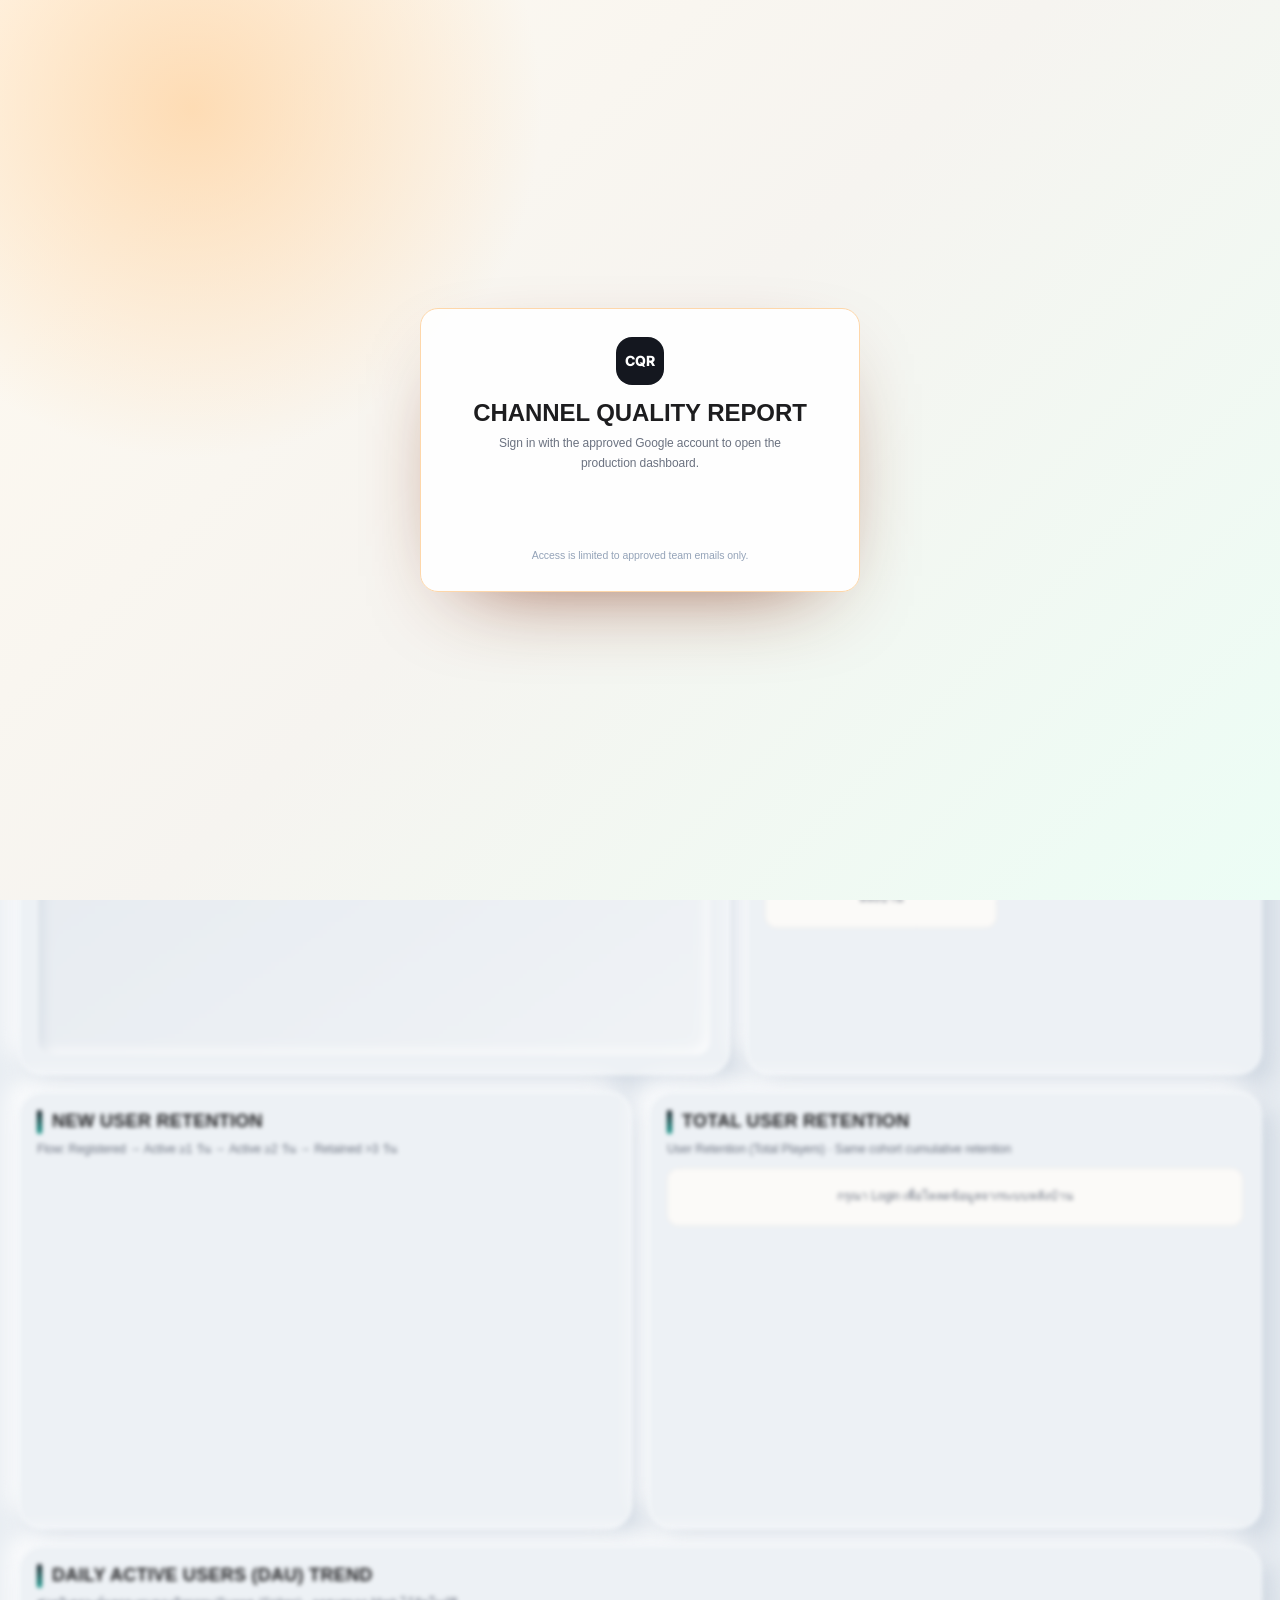
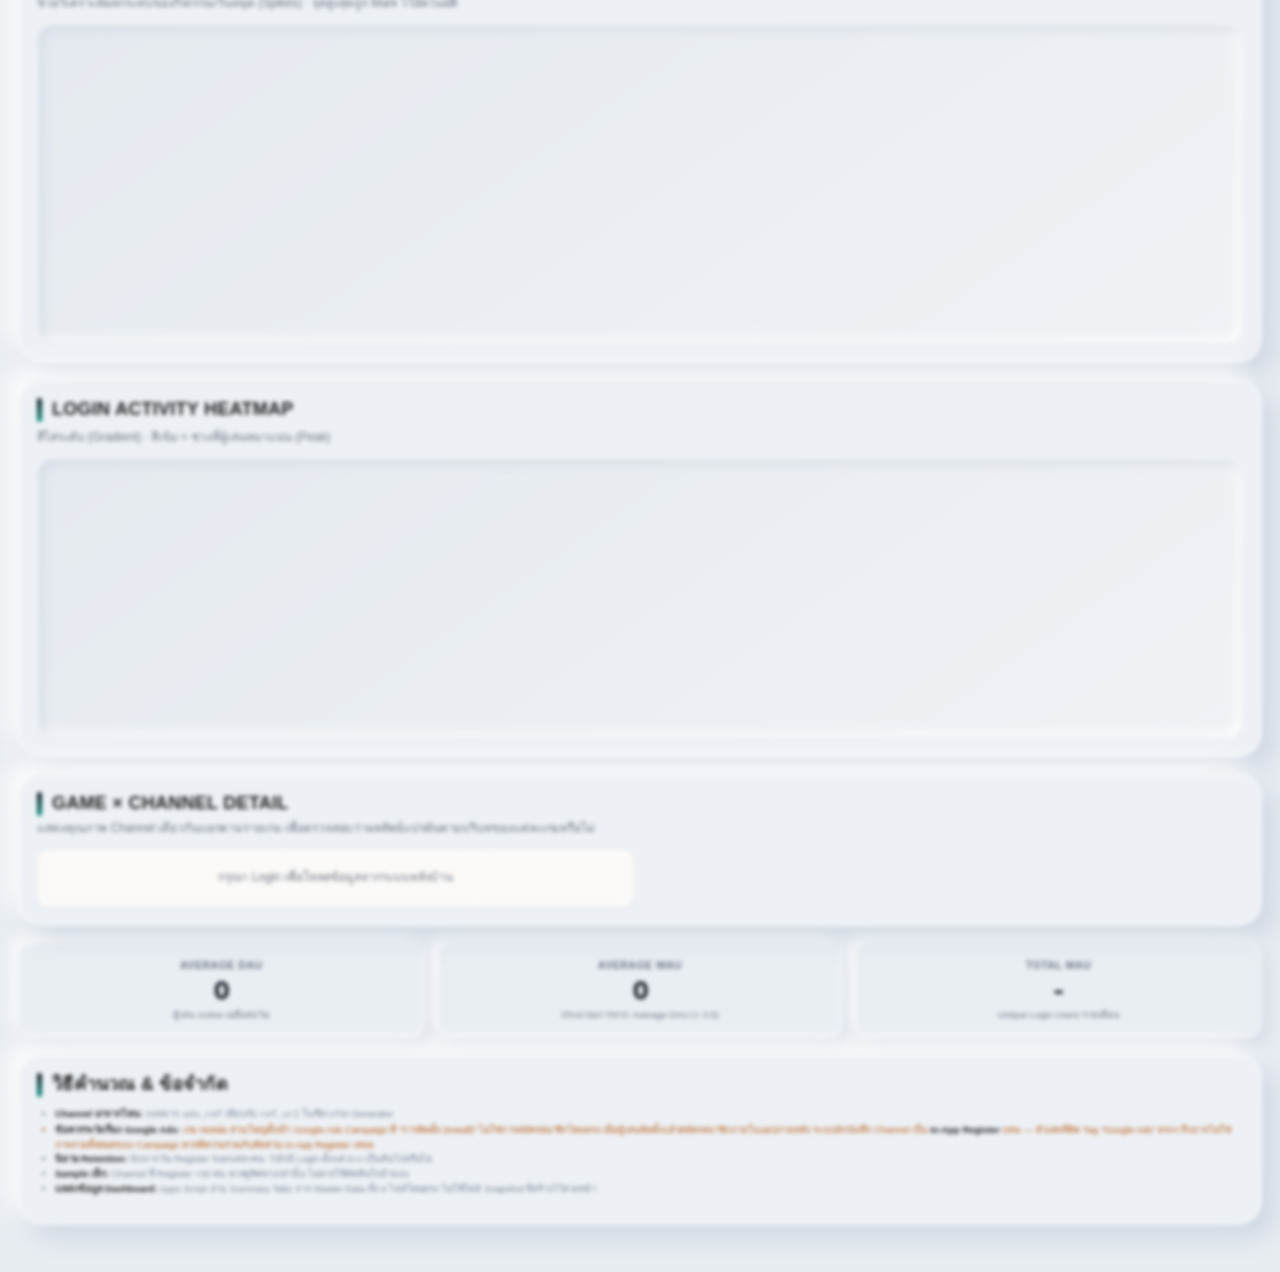
<file: copilot.html>
<!DOCTYPE html>
<!-- CQR UI V2 PRODUCTION ENTRY: copilot | generated from ui-v2-local/app on 2026-07-31T15:54:55 -->

<html lang="th">
<head>
  <meta charset="UTF-8">
  <meta name="viewport" content="width=device-width, initial-scale=1">
  <title>CQR Report</title>
  <meta name="description" content="CQR Report operations dashboard">
  <link rel="stylesheet" href="./ui-v2-local/app/assets/css/presentation-final/copilot-final.css?v=3520">
  <style id="cqr-daily-retention-critical-icons">.dr-ico{width:18px!important;height:18px!important;max-width:18px!important;max-height:18px!important;flex:none;vertical-align:-3px}.dr-ico-sm{width:15px!important;height:15px!important;max-width:15px!important;max-height:15px!important}.dr-ico-lg{width:22px!important;height:22px!important;max-width:22px!important;max-height:22px!important}</style>
  <link id="cqr-daily-retention-v3502-style" rel="stylesheet" href="./ui-v2-local/app/assets/css/daily-retention.css?v=3502">
  <!-- CQR SHARED SIDEBAR START -->
  <link rel="stylesheet" href="./ui-v2-local/app/assets/css/shared-shell/shared-sidebar-host.css">
  <!-- CQR SHARED SIDEBAR END -->
</head>
<body>
  <div id="app" class="app-shell">
    <cqr-shared-sidebar id="sidebar" aria-label="Main navigation"></cqr-shared-sidebar>
    <div class="app-main">
      <header id="topbar" class="topbar"></header>
      <main id="page-content" class="page-content" tabindex="-1"></main>
    </div>
  </div>
  <div id="modal-root"></div>
  <div id="toast-root" class="toast-root" aria-live="polite"></div>
  <script type="module" src="./ui-v2-local/app/assets/js/presentation-final/app.js?v=3521"></script>
  <!-- CQR SHARED SIDEBAR START -->
  <script src="./ui-v2-local/app/assets/js/shared-shell/shared-sidebar.js?v=3524"></script>
  <!-- CQR SHARED SIDEBAR END -->
</body>
</html>
</file>
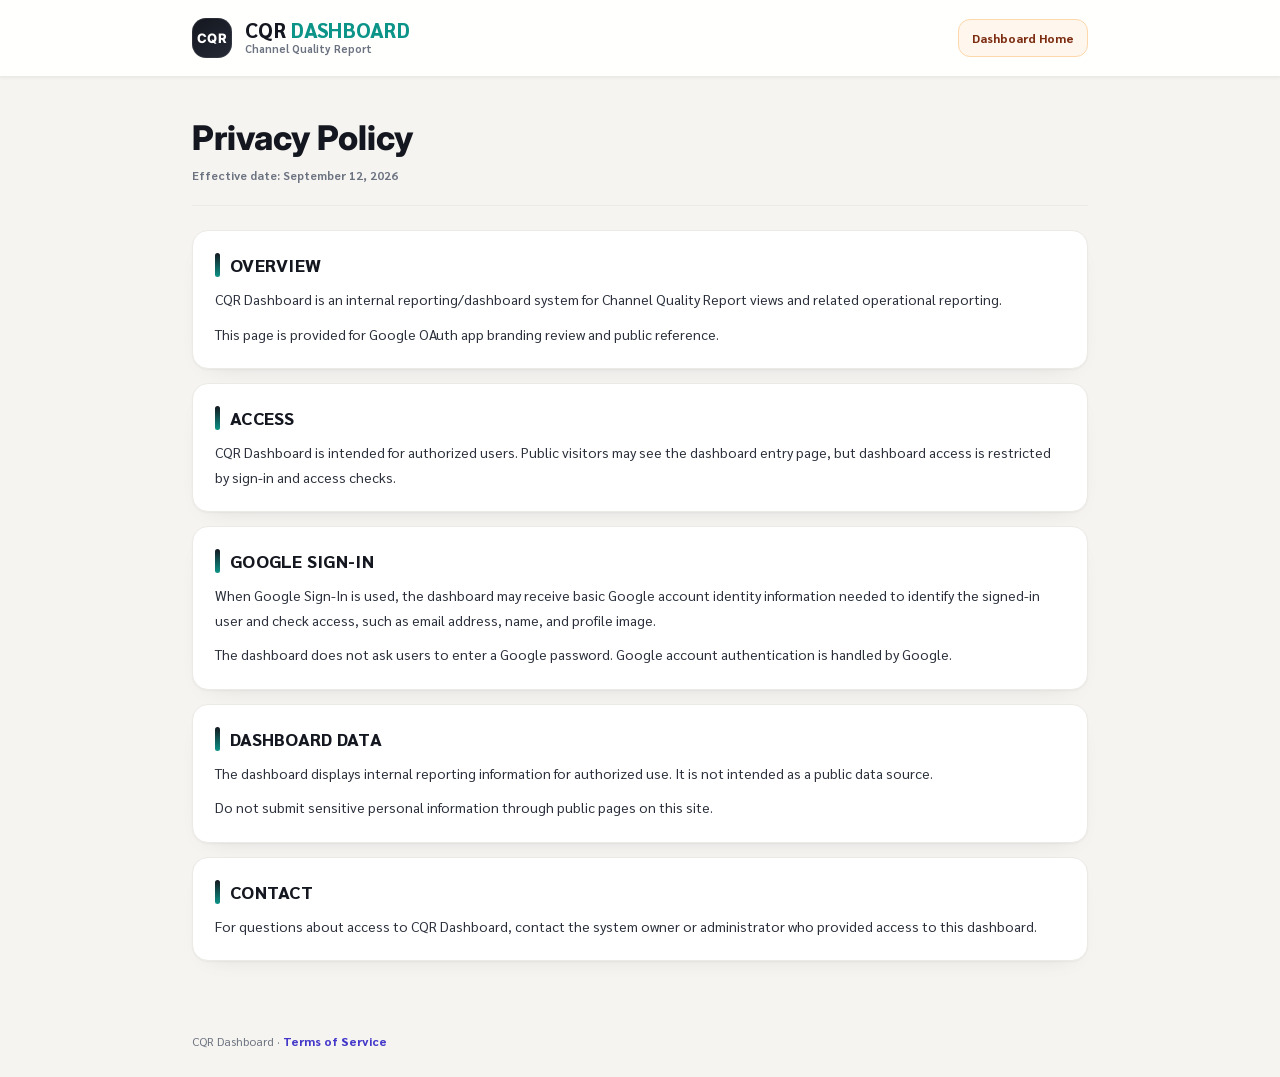
<file: privacy.html>
<!DOCTYPE html>
<html lang="en">
<head>
<meta charset="UTF-8">
<meta name="viewport" content="width=device-width,initial-scale=1">
<title>Privacy Policy | CQR Dashboard</title>
<link href="https://fonts.googleapis.com/css2?family=Sarabun:wght@400;500;600;700&amp;family=Inter:wght@600;700;800&amp;display=swap" rel="stylesheet">
<style>
:root{
  --ink:#14171f;
  --sub:#6b7280;
  --line:#eceae6;
  --bg:#f6f4f0;
  --accent:#1e1b4b;
  --accent2:#4338ca;
  --teal:#0d9488;
}
*{box-sizing:border-box;}
body{margin:0;font-family:'Sarabun',Arial,sans-serif;background:var(--bg);color:var(--ink);}
a{color:var(--accent2);font-weight:800;text-decoration:none;}
a:hover{text-decoration:underline;}
.shell{min-height:100vh;display:flex;flex-direction:column;}
header{background:rgba(255,255,255,.96);border-bottom:1px solid var(--line);box-shadow:0 1px 3px rgba(20,23,31,.05);}
.hbar{max-width:940px;margin:0 auto;padding:18px 22px;display:flex;align-items:center;justify-content:space-between;gap:16px;}
.brand{display:flex;align-items:center;gap:13px;min-width:0;}
.mark{width:40px;height:40px;border-radius:14px;background:linear-gradient(145deg,#14171f,#252a36);color:#fff;display:flex;align-items:center;justify-content:center;font-family:'Inter',Arial,sans-serif;font-size:13px;font-weight:800;letter-spacing:.02em;box-shadow:0 16px 34px -22px rgba(20,23,31,.95),inset 0 0 0 1px rgba(255,255,255,.08);}
.brand-copy{display:flex;flex-direction:column;gap:2px;}
.brand-main{font-size:21px;font-weight:800;line-height:1.02;letter-spacing:.015em;text-transform:uppercase;}
.brand-main span{color:var(--teal);}
.brand-sub{font-size:11px;color:var(--sub);font-weight:700;line-height:1.35;}
.home-link{font-size:12px;border:1px solid #fed7aa;background:#fff7ed;color:#7c2d12;border-radius:12px;padding:10px 13px;white-space:nowrap;}
main{flex:1;width:100%;max-width:940px;margin:0 auto;padding:42px 22px 72px;}
.page-title{border-bottom:1px solid var(--line);padding-bottom:22px;margin-bottom:24px;}
h1{font-family:'Inter',Arial,sans-serif;font-size:34px;line-height:1.12;margin:0 0 10px;font-weight:800;letter-spacing:0;}
.updated{font-size:12px;color:var(--sub);font-weight:700;}
section{background:#fff;border:1px solid var(--line);border-radius:16px;padding:22px;margin-top:14px;box-shadow:0 1px 2px rgba(20,23,31,.04),0 10px 26px -18px rgba(20,23,31,.16);}
h2{display:flex;align-items:center;gap:10px;font-size:18px;line-height:1.2;margin:0 0 10px;font-weight:800;text-transform:uppercase;letter-spacing:.015em;}
h2:before{content:"";width:5px;height:24px;border-radius:99px;background:linear-gradient(180deg,#14171f 0%,#0d9488 100%);display:inline-block;flex-shrink:0;}
p,li{font-size:14px;line-height:1.75;color:#2a2f3b;}
p{margin:0 0 10px;}
p:last-child{margin-bottom:0;}
ul{margin:8px 0 0;padding-left:22px;}
footer{max-width:940px;width:100%;margin:0 auto;padding:0 22px 28px;color:var(--sub);font-size:12px;}
@media(max-width:640px){
  .hbar{align-items:flex-start;flex-direction:column;}
  .home-link{display:inline-flex;}
  h1{font-size:28px;}
  section{border-radius:14px;padding:18px;}
}
</style>
</head>
<body>
<div class="shell">
  <header>
    <div class="hbar">
      <div class="brand">
        <div class="mark">CQR</div>
        <div class="brand-copy">
          <div class="brand-main">CQR <span>Dashboard</span></div>
          <div class="brand-sub">Channel Quality Report</div>
        </div>
      </div>
      <a class="home-link" href="./">Dashboard Home</a>
    </div>
  </header>
  <main>
    <div class="page-title">
      <h1>Privacy Policy</h1>
      <div class="updated">Effective date: September 12, 2026</div>
    </div>

    <section>
      <h2>Overview</h2>
      <p>CQR Dashboard is an internal reporting/dashboard system for Channel Quality Report views and related operational reporting.</p>
      <p>This page is provided for Google OAuth app branding review and public reference.</p>
    </section>

    <section>
      <h2>Access</h2>
      <p>CQR Dashboard is intended for authorized users. Public visitors may see the dashboard entry page, but dashboard access is restricted by sign-in and access checks.</p>
    </section>

    <section>
      <h2>Google Sign-In</h2>
      <p>When Google Sign-In is used, the dashboard may receive basic Google account identity information needed to identify the signed-in user and check access, such as email address, name, and profile image.</p>
      <p>The dashboard does not ask users to enter a Google password. Google account authentication is handled by Google.</p>
    </section>

    <section>
      <h2>Dashboard Data</h2>
      <p>The dashboard displays internal reporting information for authorized use. It is not intended as a public data source.</p>
      <p>Do not submit sensitive personal information through public pages on this site.</p>
    </section>

    <section>
      <h2>Contact</h2>
      <p>For questions about access to CQR Dashboard, contact the system owner or administrator who provided access to this dashboard.</p>
    </section>
  </main>
  <footer>CQR Dashboard &middot; <a href="./terms.html">Terms of Service</a></footer>
</div>
</body>
</html>
</file>
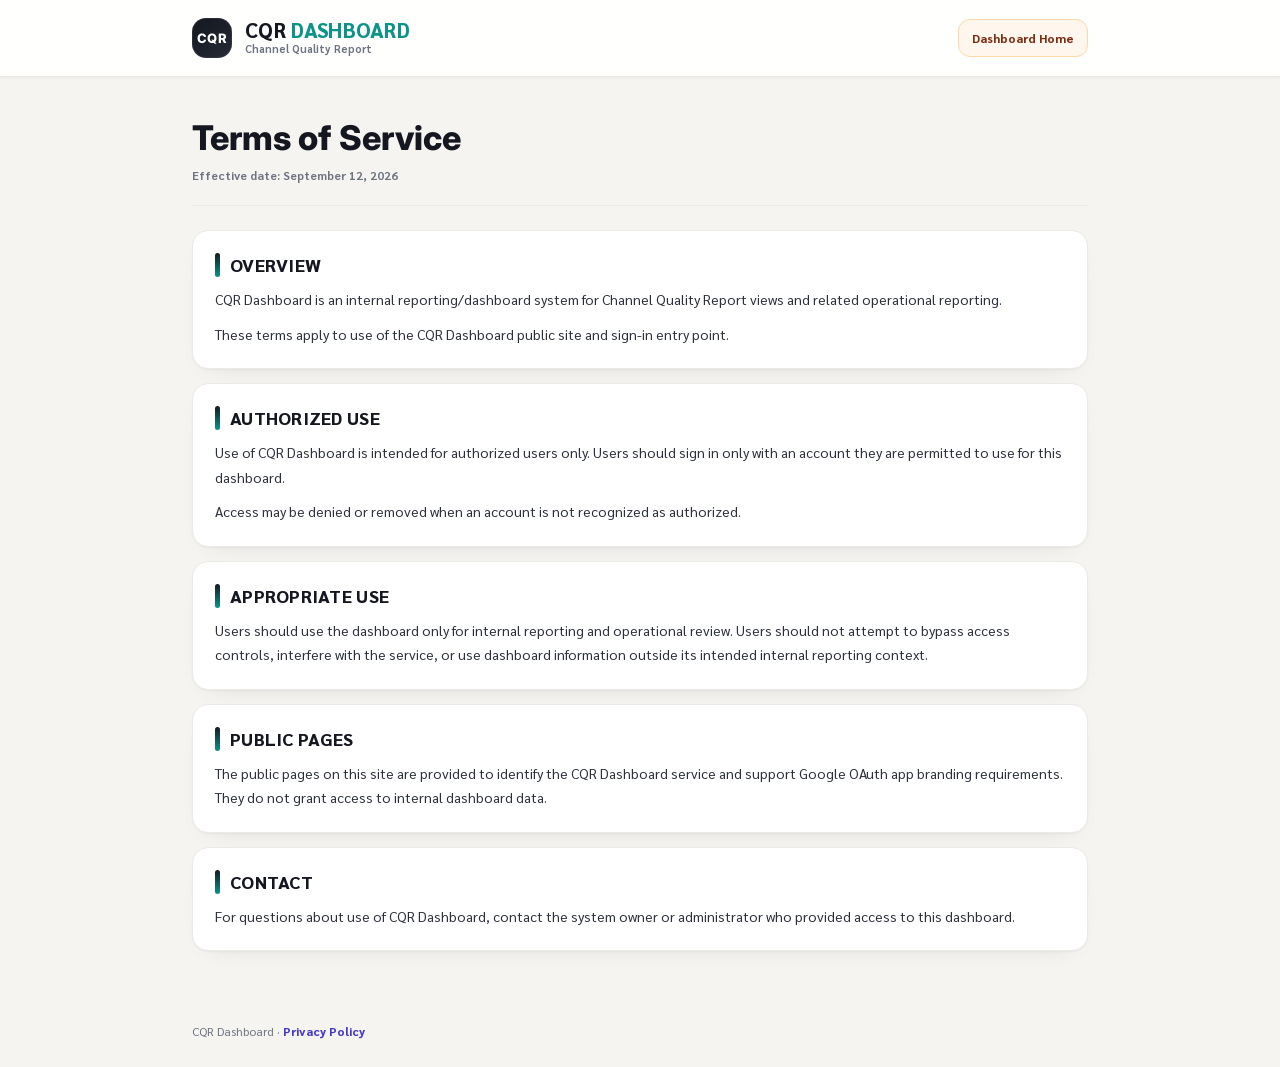
<file: terms.html>
<!DOCTYPE html>
<html lang="en">
<head>
<meta charset="UTF-8">
<meta name="viewport" content="width=device-width,initial-scale=1">
<title>Terms of Service | CQR Dashboard</title>
<link href="https://fonts.googleapis.com/css2?family=Sarabun:wght@400;500;600;700&amp;family=Inter:wght@600;700;800&amp;display=swap" rel="stylesheet">
<style>
:root{
  --ink:#14171f;
  --sub:#6b7280;
  --line:#eceae6;
  --bg:#f6f4f0;
  --accent:#1e1b4b;
  --accent2:#4338ca;
  --teal:#0d9488;
}
*{box-sizing:border-box;}
body{margin:0;font-family:'Sarabun',Arial,sans-serif;background:var(--bg);color:var(--ink);}
a{color:var(--accent2);font-weight:800;text-decoration:none;}
a:hover{text-decoration:underline;}
.shell{min-height:100vh;display:flex;flex-direction:column;}
header{background:rgba(255,255,255,.96);border-bottom:1px solid var(--line);box-shadow:0 1px 3px rgba(20,23,31,.05);}
.hbar{max-width:940px;margin:0 auto;padding:18px 22px;display:flex;align-items:center;justify-content:space-between;gap:16px;}
.brand{display:flex;align-items:center;gap:13px;min-width:0;}
.mark{width:40px;height:40px;border-radius:14px;background:linear-gradient(145deg,#14171f,#252a36);color:#fff;display:flex;align-items:center;justify-content:center;font-family:'Inter',Arial,sans-serif;font-size:13px;font-weight:800;letter-spacing:.02em;box-shadow:0 16px 34px -22px rgba(20,23,31,.95),inset 0 0 0 1px rgba(255,255,255,.08);}
.brand-copy{display:flex;flex-direction:column;gap:2px;}
.brand-main{font-size:21px;font-weight:800;line-height:1.02;letter-spacing:.015em;text-transform:uppercase;}
.brand-main span{color:var(--teal);}
.brand-sub{font-size:11px;color:var(--sub);font-weight:700;line-height:1.35;}
.home-link{font-size:12px;border:1px solid #fed7aa;background:#fff7ed;color:#7c2d12;border-radius:12px;padding:10px 13px;white-space:nowrap;}
main{flex:1;width:100%;max-width:940px;margin:0 auto;padding:42px 22px 72px;}
.page-title{border-bottom:1px solid var(--line);padding-bottom:22px;margin-bottom:24px;}
h1{font-family:'Inter',Arial,sans-serif;font-size:34px;line-height:1.12;margin:0 0 10px;font-weight:800;letter-spacing:0;}
.updated{font-size:12px;color:var(--sub);font-weight:700;}
section{background:#fff;border:1px solid var(--line);border-radius:16px;padding:22px;margin-top:14px;box-shadow:0 1px 2px rgba(20,23,31,.04),0 10px 26px -18px rgba(20,23,31,.16);}
h2{display:flex;align-items:center;gap:10px;font-size:18px;line-height:1.2;margin:0 0 10px;font-weight:800;text-transform:uppercase;letter-spacing:.015em;}
h2:before{content:"";width:5px;height:24px;border-radius:99px;background:linear-gradient(180deg,#14171f 0%,#0d9488 100%);display:inline-block;flex-shrink:0;}
p,li{font-size:14px;line-height:1.75;color:#2a2f3b;}
p{margin:0 0 10px;}
p:last-child{margin-bottom:0;}
ul{margin:8px 0 0;padding-left:22px;}
footer{max-width:940px;width:100%;margin:0 auto;padding:0 22px 28px;color:var(--sub);font-size:12px;}
@media(max-width:640px){
  .hbar{align-items:flex-start;flex-direction:column;}
  .home-link{display:inline-flex;}
  h1{font-size:28px;}
  section{border-radius:14px;padding:18px;}
}
</style>
</head>
<body>
<div class="shell">
  <header>
    <div class="hbar">
      <div class="brand">
        <div class="mark">CQR</div>
        <div class="brand-copy">
          <div class="brand-main">CQR <span>Dashboard</span></div>
          <div class="brand-sub">Channel Quality Report</div>
        </div>
      </div>
      <a class="home-link" href="./">Dashboard Home</a>
    </div>
  </header>
  <main>
    <div class="page-title">
      <h1>Terms of Service</h1>
      <div class="updated">Effective date: September 12, 2026</div>
    </div>

    <section>
      <h2>Overview</h2>
      <p>CQR Dashboard is an internal reporting/dashboard system for Channel Quality Report views and related operational reporting.</p>
      <p>These terms apply to use of the CQR Dashboard public site and sign-in entry point.</p>
    </section>

    <section>
      <h2>Authorized Use</h2>
      <p>Use of CQR Dashboard is intended for authorized users only. Users should sign in only with an account they are permitted to use for this dashboard.</p>
      <p>Access may be denied or removed when an account is not recognized as authorized.</p>
    </section>

    <section>
      <h2>Appropriate Use</h2>
      <p>Users should use the dashboard only for internal reporting and operational review. Users should not attempt to bypass access controls, interfere with the service, or use dashboard information outside its intended internal reporting context.</p>
    </section>

    <section>
      <h2>Public Pages</h2>
      <p>The public pages on this site are provided to identify the CQR Dashboard service and support Google OAuth app branding requirements. They do not grant access to internal dashboard data.</p>
    </section>

    <section>
      <h2>Contact</h2>
      <p>For questions about use of CQR Dashboard, contact the system owner or administrator who provided access to this dashboard.</p>
    </section>
  </main>
  <footer>CQR Dashboard &middot; <a href="./privacy.html">Privacy Policy</a></footer>
</div>
</body>
</html>
</file>
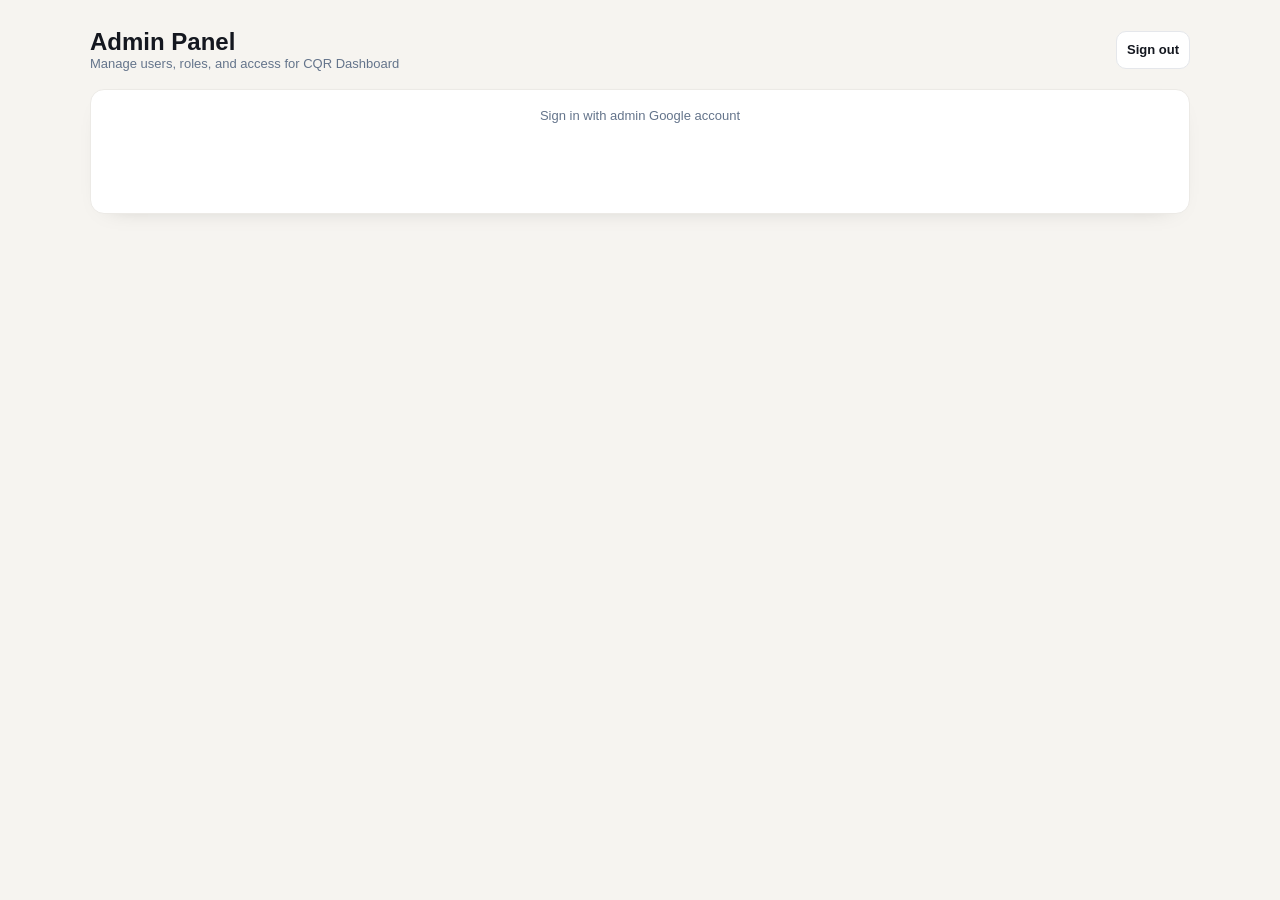
<file: frontend-auth/admin.html>
<!DOCTYPE html>
<html lang="th">
<head>
  <meta charset="UTF-8">
  <meta name="viewport" content="width=device-width, initial-scale=1">
  <title>Admin Panel</title>
  <script src="https://accounts.google.com/gsi/client" async defer></script>
  <script src="./cqr-auth-client.js"></script>
  <style>
    body{margin:0;font-family:Arial,sans-serif;background:#f6f4f0;color:#14171f}
    .wrap{max-width:1100px;margin:0 auto;padding:28px}
    .top{display:flex;justify-content:space-between;align-items:center;margin-bottom:18px}
    .brand{font-size:24px;font-weight:800}
    .card{background:#fff;border:1px solid #eceae6;border-radius:14px;padding:18px;margin-bottom:16px;box-shadow:0 8px 24px -20px rgba(0,0,0,.35)}
    .muted{color:#64748b;font-size:13px}
    .grid{display:grid;grid-template-columns:repeat(3,1fr);gap:10px}
    input,select,button{height:38px;border:1px solid #e5e7eb;border-radius:10px;padding:0 10px;font-size:13px}
    button{background:#14171f;color:#fff;font-weight:700;cursor:pointer}
    button.secondary{background:#fff;color:#14171f}
    table{width:100%;border-collapse:collapse;font-size:13px}
    th,td{border-bottom:1px solid #f1f0ee;padding:9px;text-align:left}
    th{font-size:11px;text-transform:uppercase;color:#64748b}
    .error{display:none;background:#fff1f2;color:#be123c;border:1px solid #fecdd3;border-radius:10px;padding:10px;margin:10px 0;font-size:13px}
    .ok{display:none;background:#f0fdfa;color:#0f766e;border:1px solid #99f6e4;border-radius:10px;padding:10px;margin:10px 0;font-size:13px}
    #login{display:flex;justify-content:center;padding:30px}
    @media(max-width:760px){.grid{grid-template-columns:1fr}.top{align-items:flex-start;gap:12px;flex-direction:column}}
  </style>
</head>
<body>
  <div class="wrap">
    <div class="top">
      <div>
        <div class="brand">Admin Panel</div>
        <div class="muted">Manage users, roles, and access for CQR Dashboard</div>
      </div>
      <button class="secondary" onclick="logout()">Sign out</button>
    </div>

    <div class="card" id="loginCard">
      <div class="muted" style="text-align:center;margin-bottom:12px;">Sign in with admin Google account</div>
      <div id="login"></div>
      <div class="error" id="loginError"></div>
    </div>

    <div id="adminApp" style="display:none;">
      <div class="card">
        <b id="userInfo">Admin</b>
        <div class="muted">Only users with <code>users.manage</code> permission can update access.</div>
      </div>

      <div class="card">
        <h3 style="margin-top:0;">Add / Update User</h3>
        <div class="grid">
          <input id="email" placeholder="email@example.com">
          <input id="displayName" placeholder="Display name">
          <select id="role">
            <option value="viewer">viewer</option>
            <option value="analyst">analyst</option>
            <option value="manager">manager</option>
            <option value="admin">admin</option>
            <option value="super_admin">super_admin</option>
            <option value="guest">guest</option>
          </select>
          <select id="status">
            <option value="active">active</option>
            <option value="disabled">disabled</option>
            <option value="pending">pending</option>
          </select>
          <input id="allowedGames" placeholder="ALL or CBM_TH,CBM_SEA" value="ALL">
          <input id="allowedRegions" placeholder="ALL or TH,SEA" value="ALL">
        </div>
        <div style="margin-top:12px;display:flex;gap:8px;">
          <button onclick="saveUser()">Save User</button>
          <button class="secondary" onclick="loadUsers()">Refresh</button>
        </div>
        <div class="ok" id="okBox"></div>
        <div class="error" id="errorBox"></div>
      </div>

      <div class="card">
        <h3 style="margin-top:0;">Users</h3>
        <div style="overflow:auto;">
          <table>
            <thead><tr><th>Email</th><th>Name</th><th>Role</th><th>Status</th><th>Games</th><th>Last Login</th></tr></thead>
            <tbody id="userRows"></tbody>
          </table>
        </div>
      </div>
    </div>
  </div>

  <script>
    const CONFIG = {
      clientId: '496972749333-ddnqu2jefebjcuhj8koar6d66v510qou.apps.googleusercontent.com',
      backendUrl: 'https://script.google.com/macros/s/AKfycbyZwor9CRKgKWTf2Zs0rTWHDo3qGniF7swEv1cszTHJ5oAZbKCiMzp_86UGUuiecI-mQQ/exec'
    };

    CQRAuth.init({
      clientId: CONFIG.clientId,
      backendUrl: CONFIG.backendUrl,
      buttonEl: document.getElementById('login'),
      onLogin: (user) => {
        document.getElementById('loginCard').style.display = 'none';
        document.getElementById('adminApp').style.display = 'block';
        document.getElementById('userInfo').textContent = `${user.display_name || user.email} · ${user.role_id}`;
        loadUsers();
      },
      onLogout: () => location.reload(),
      onSessionExpired: () => showLoginError('Session expired. Please login again.'),
      onError: showLoginError
    });

    function sessionToken(){
      const s = CQRAuth.getSession();
      return s ? s.session_token : '';
    }

    async function loadUsers(){
      try{
        const result = await CQRAuth.callBackend('admin.users.list', { session_token: sessionToken() });
        if(!result.ok) throw new Error(result.message || 'Cannot load users');
        document.getElementById('userRows').innerHTML = result.users.map(u => `
          <tr onclick="fillUser('${u.email}','${u.display_name || ''}','${u.role_id}','${u.status}','${u.allowed_games || 'ALL'}','${u.allowed_regions || 'ALL'}')">
            <td>${u.email}</td><td>${u.display_name || ''}</td><td>${u.role_id}</td><td>${u.status}</td><td>${u.allowed_games || ''}</td><td>${u.last_login_at || ''}</td>
          </tr>
        `).join('');
      }catch(err){ showError(err.message || String(err)); }
    }

    async function saveUser(){
      try{
        const result = await CQRAuth.callBackend('admin.users.upsert', {
          session_token: sessionToken(),
          email: document.getElementById('email').value,
          display_name: document.getElementById('displayName').value,
          role_id: document.getElementById('role').value,
          status: document.getElementById('status').value,
          allowed_games: document.getElementById('allowedGames').value,
          allowed_regions: document.getElementById('allowedRegions').value
        });
        if(!result.ok) throw new Error(result.message || 'Cannot save user');
        showOk('Saved');
        loadUsers();
      }catch(err){ showError(err.message || String(err)); }
    }

    function fillUser(email, name, role, status, games, regions){
      document.getElementById('email').value = email;
      document.getElementById('displayName').value = name;
      document.getElementById('role').value = role;
      document.getElementById('status').value = status;
      document.getElementById('allowedGames').value = games;
      document.getElementById('allowedRegions').value = regions;
    }

    function logout(){ CQRAuth.logout(); }
    function showLoginError(msg){ const el=document.getElementById('loginError'); el.textContent=msg; el.style.display='block'; }
    function showError(msg){ const el=document.getElementById('errorBox'); el.textContent=msg; el.style.display='block'; document.getElementById('okBox').style.display='none'; }
    function showOk(msg){ const el=document.getElementById('okBox'); el.textContent=msg; el.style.display='block'; document.getElementById('errorBox').style.display='none'; }
  </script>
</body>
</html>
</file>
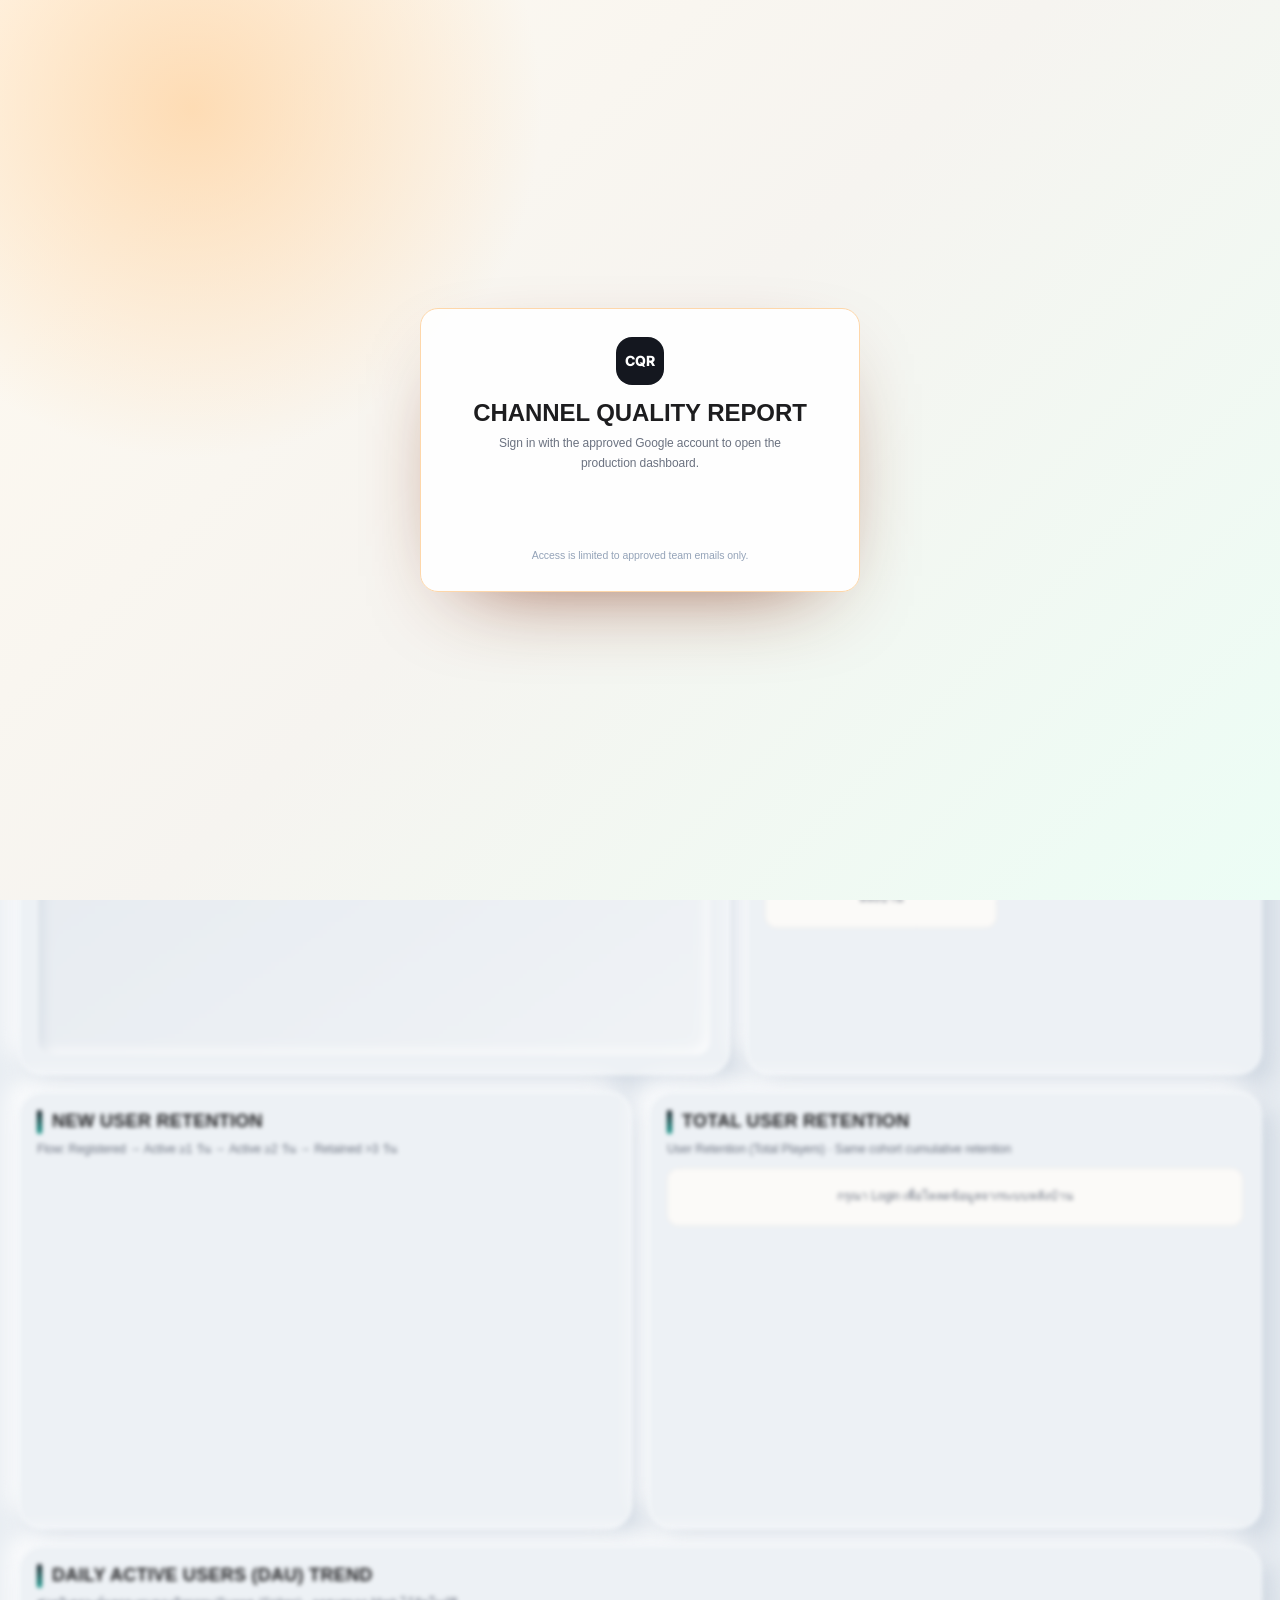
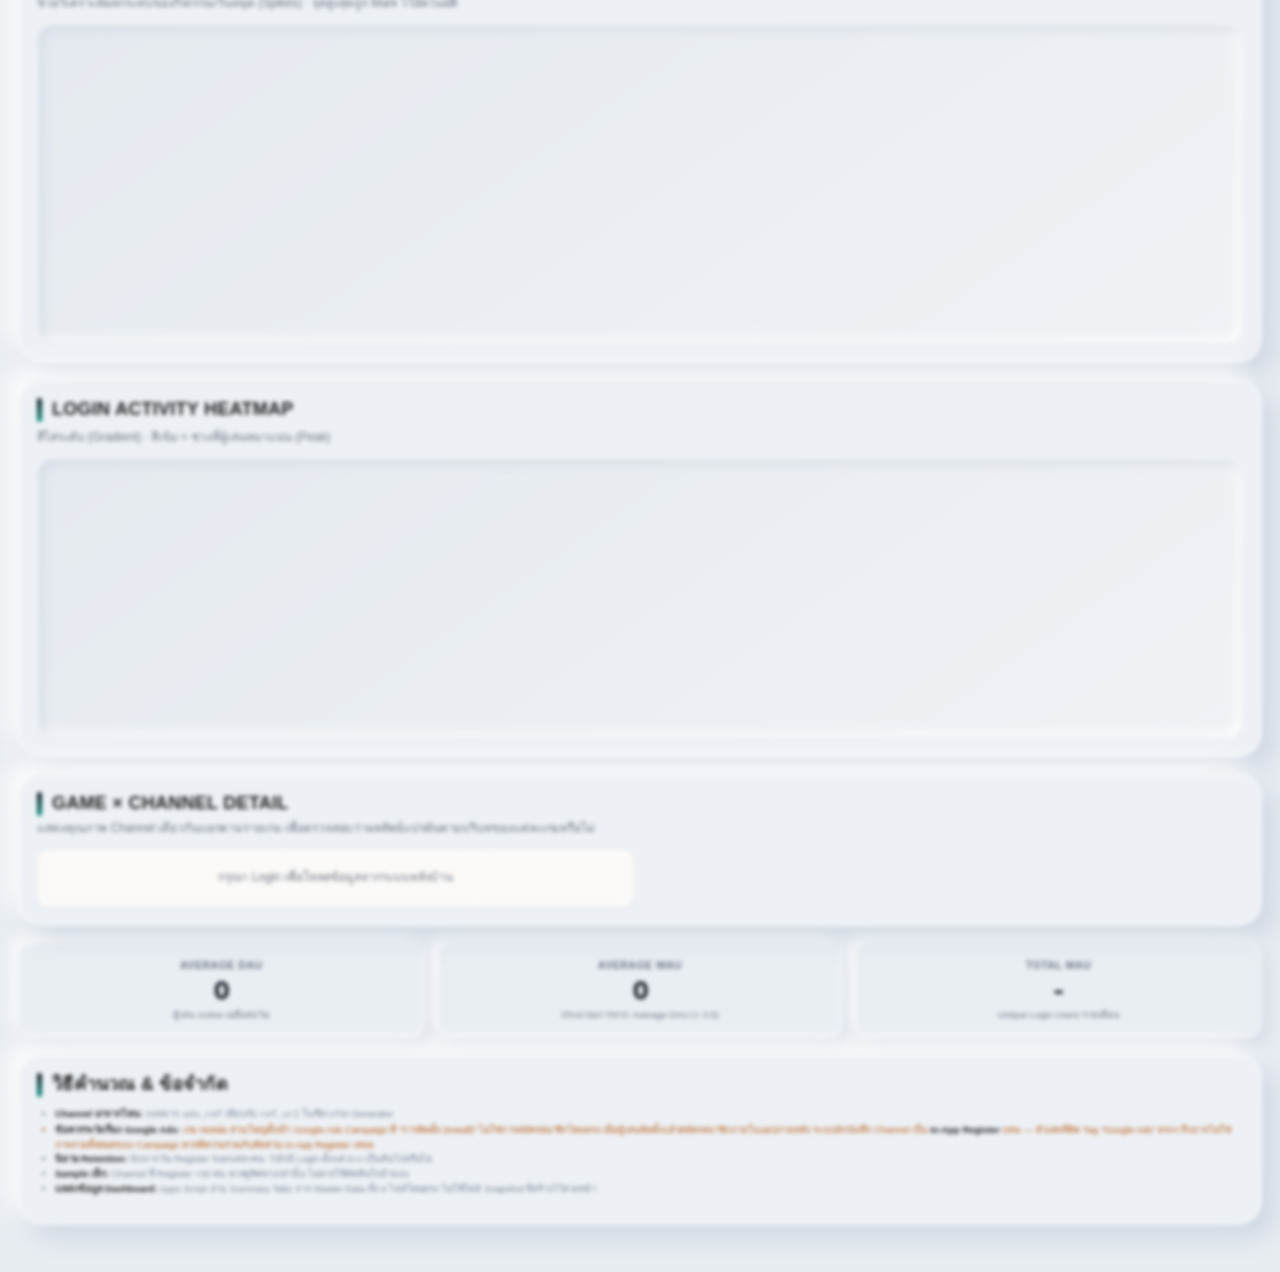
<file: ui-v2-local/app/copilot-v2.html>
<!DOCTYPE html>
<html lang="th">
<head>
  <meta charset="UTF-8">
  <meta name="viewport" content="width=device-width, initial-scale=1">
  <title>CQR Report</title>
  <meta name="description" content="CQR Report operations dashboard">
  <link rel="stylesheet" href="./assets/css/presentation-final/copilot-final.css?v=3520">
  <style id="cqr-daily-retention-critical-icons">.dr-ico{width:18px!important;height:18px!important;max-width:18px!important;max-height:18px!important;flex:none;vertical-align:-3px}.dr-ico-sm{width:15px!important;height:15px!important;max-width:15px!important;max-height:15px!important}.dr-ico-lg{width:22px!important;height:22px!important;max-width:22px!important;max-height:22px!important}</style>
  <link id="cqr-daily-retention-v3502-style" rel="stylesheet" href="./assets/css/daily-retention.css?v=3502">
  <!-- CQR SHARED SIDEBAR START -->
  <link rel="stylesheet" href="./assets/css/shared-shell/shared-sidebar-host.css?v=3511">
  <!-- CQR SHARED SIDEBAR END -->
</head>
<body>
  <div id="app" class="app-shell">
    <cqr-shared-sidebar id="sidebar" aria-label="Main navigation"></cqr-shared-sidebar>
    <div class="app-main">
      <header id="topbar" class="topbar"></header>
      <main id="page-content" class="page-content" tabindex="-1"></main>
    </div>
  </div>
  <div id="modal-root"></div>
  <div id="toast-root" class="toast-root" aria-live="polite"></div>
  <script type="module" src="./assets/js/presentation-final/app.js?v=3521"></script>
  <!-- CQR SHARED SIDEBAR START -->
  <script src="./assets/js/shared-shell/shared-sidebar.js?v=3524"></script>
  <!-- CQR SHARED SIDEBAR END -->
</body>
</html>
</file>
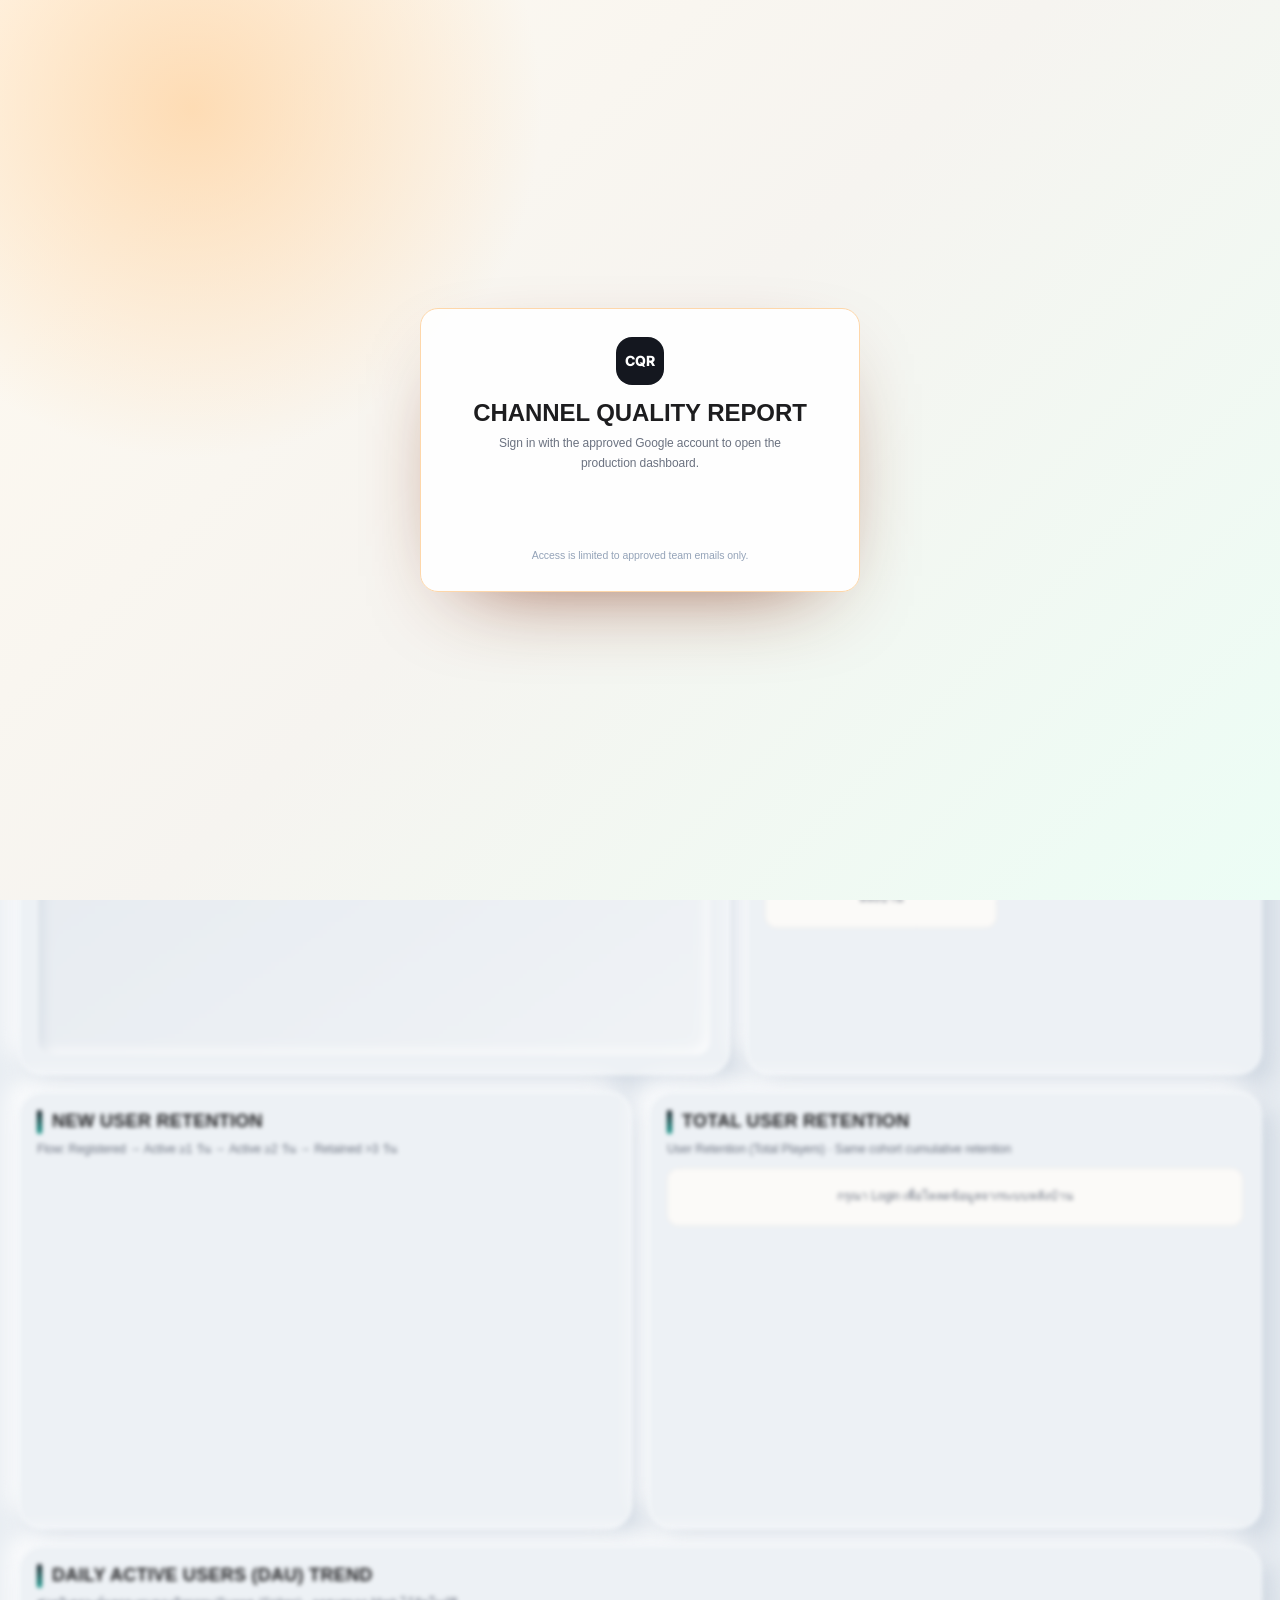
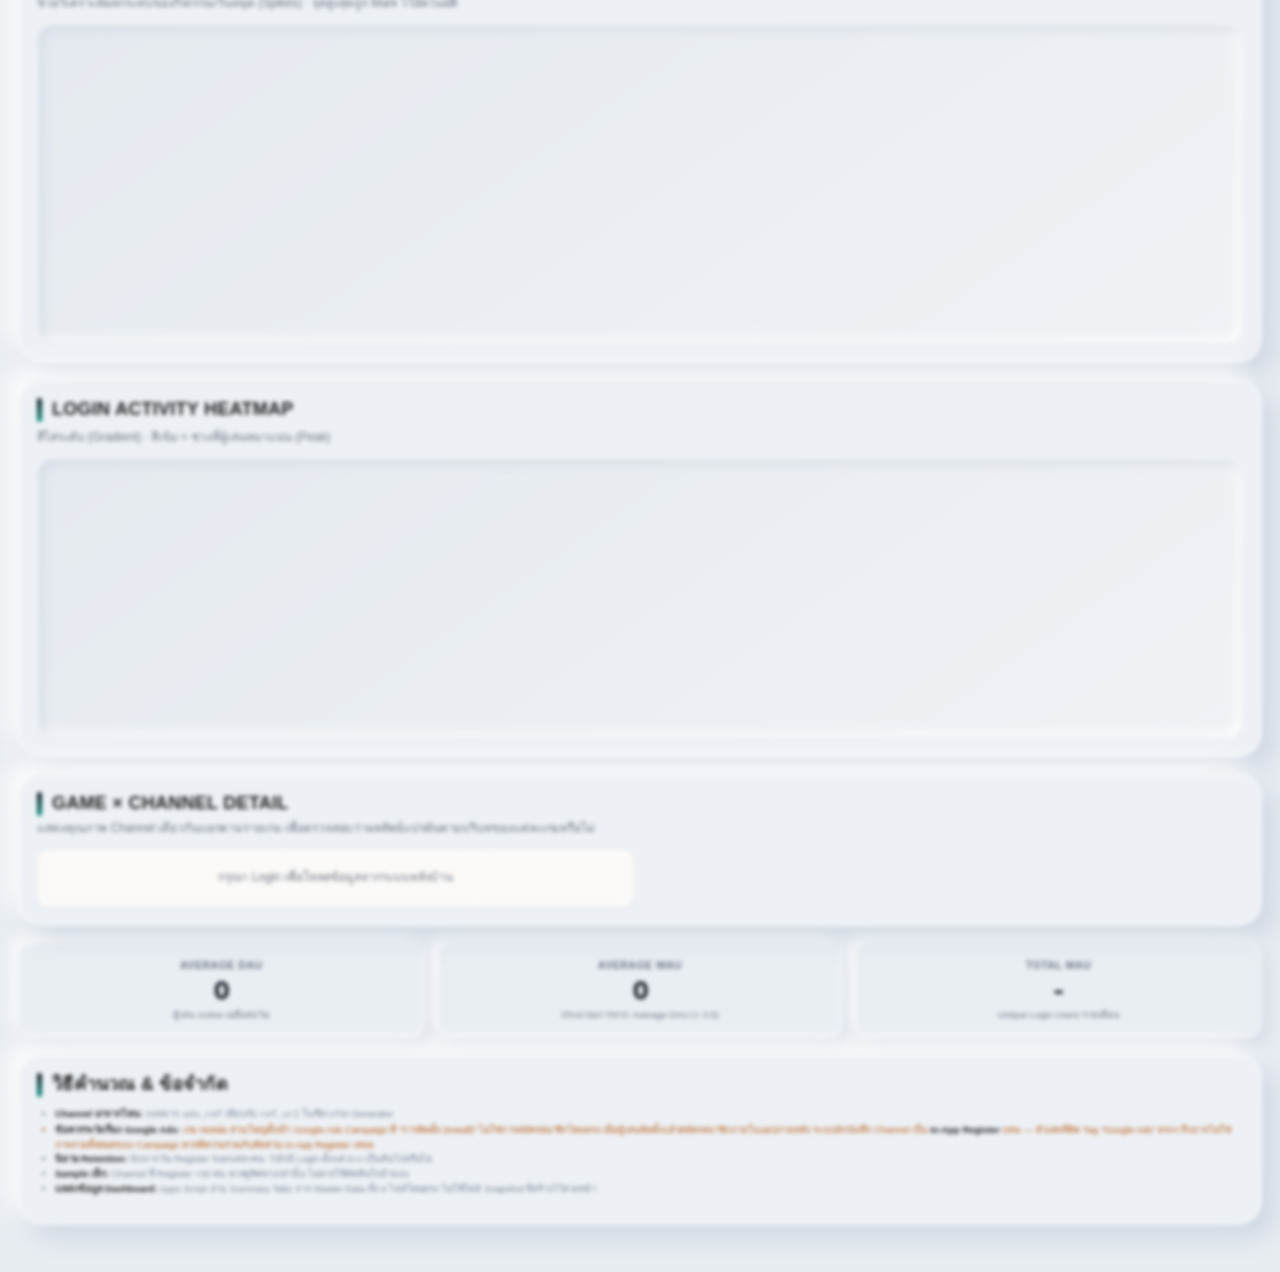
<file: ui-v2-local/app/dashboard-v2.html>
<!DOCTYPE html>
<html lang="th">
<head>
<meta charset="UTF-8">
<meta name="viewport" content="width=device-width,initial-scale=1">
<title>CQR Channel Quality Report</title>
<link href="https://fonts.googleapis.com/css2?family=Sarabun:wght@400;500;600;700&family=Inter:wght@600;700;800&display=swap" rel="stylesheet">
<script src="https://accounts.google.com/gsi/client" async defer></script>
<style>
:root{
 --ink:#14171f;--sub:#6b7280;--line:#eceae6;--bg:#f6f4f0;
 --good:#0d9488;--good-bg:#f0fdfa;--warn:#b45309;--warn-bg:#fffbeb;--bad:#be123c;--bad-bg:#fff1f2;
 --accent:#1e1b4b;--accent2:#4338ca;--accent-bg:#eef2ff;
 --c1:#4338ca;--c1-bg:#eef2ff;--c3:#0284c7;--c3-bg:#eff8ff;--c4:#0d9488;--c4-bg:#f0fdfa;
 --c5:#7c3aed;--c5-bg:#f5f3ff;--c6:#d97706;--c6-bg:#fffbeb;
 --c7:#0891b2;--c7-bg:#ecfeff;--c8:#0e7490;--c8-bg:#ecfeff;--c9:#155e75;--c9-bg:#ecfeff;
 --fb:#2563eb;--gg:#d97706;--inapp:#94a3b8;--organic:#cbd5e1;
}
*{box-sizing:border-box;}
body{margin:0;font-family:'Sarabun',sans-serif;background:var(--bg);color:var(--ink);}
body.auth-locked{overflow:hidden;}
body.auth-locked header,body.auth-locked .wrap,body.auth-locked .fab{filter:blur(2px);pointer-events:none;user-select:none;}
.num{font-family:'Inter',sans-serif;font-variant-numeric:tabular-nums;}

header{position:sticky;top:0;z-index:50;background:rgba(255,255,255,.96);border-bottom:1px solid var(--line);box-shadow:0 1px 3px rgba(20,23,31,.05);backdrop-filter:blur(12px);}
.hbar{max-width:1360px;margin:0 auto;padding:16px 22px;display:grid;grid-template-columns:minmax(280px,1fr);gap:12px;}
.hbar h1{font-size:16px;font-weight:800;margin:0;white-space:nowrap;}
.hbar h1 span{color:var(--accent2);}
.hfilters{display:grid;grid-template-columns:minmax(170px,1.05fr) minmax(150px,.95fr) minmax(160px,.95fr) minmax(250px,1.15fr) minmax(150px,.9fr) 150px;gap:8px;align-items:center;background:linear-gradient(135deg,#fffaf0 0%,#fff 100%);border:1px solid #fed7aa;border-radius:18px;padding:10px;box-shadow:0 20px 52px -36px rgba(154,52,18,.8);}
.hfilters select{font-family:'Sarabun';font-size:12px;padding:7px 11px;border-radius:12px;border:1px solid #e7e3dc;background:#fff;min-width:0;height:42px;font-weight:800;color:var(--ink);box-shadow:0 10px 24px -24px rgba(20,23,31,.8);}
.hfilters select:focus{outline:none;border-color:#fdba74;background:#fff;box-shadow:0 0 0 3px #ffedd5;}
.export-menu{position:relative;width:150px;justify-self:end;}
.export-menu summary{list-style:none;width:150px;height:42px;border:0;background:#14171f;color:#fff;border-radius:12px;padding:0 16px;font-family:'Sarabun';font-size:12px;font-weight:900;cursor:pointer;display:flex;align-items:center;justify-content:center;}
.export-menu summary::-webkit-details-marker{display:none}
.export-options{position:absolute;right:0;top:48px;width:150px;background:#fff;border:1px solid #e7e3dc;border-radius:12px;padding:6px;box-shadow:0 18px 44px -24px rgba(20,23,31,.7);display:grid;gap:4px;z-index:80}
.export-options button{height:34px;border:0;border-radius:9px;background:#fff;color:var(--ink);font-family:'Sarabun';font-size:11.5px;font-weight:800;text-align:left;padding:0 9px;cursor:pointer}
.export-options button:hover{background:#fff7ed;color:#7c2d12}
.export-btn{height:42px;border:0;background:#14171f;color:#fff;border-radius:12px;padding:0 13px;font-family:'Sarabun';font-size:11.5px;font-weight:900;cursor:pointer;}
.export-btn:hover{background:#2a2f3b;}
.auth-logout{display:none;height:42px;border:1px solid #fed7aa;background:#fff7ed;color:#7c2d12;border-radius:12px;padding:0 13px;font-family:'Sarabun';font-size:11.5px;font-weight:900;cursor:pointer;}
.auth-ready .auth-logout{display:inline-flex;align-items:center;gap:6px;}
.auth-logout:hover{background:#ffedd5;}
.admin-panel-link{display:none;height:42px;border:1px solid #99f6e4;background:#f0fdfa;color:#115e59;border-radius:12px;padding:0 13px;font-family:'Sarabun';font-size:11.5px;font-weight:900;text-decoration:none;align-items:center;gap:6px;}
.auth-ready .admin-panel-link{display:inline-flex;}
.admin-panel-link:hover{background:#ccfbf1;}

.wrap{max-width:1360px;margin:0 auto;padding:20px 22px 100px;}
.grid{display:grid;gap:16px;align-items:stretch;}
.g-top{grid-template-columns:0.9fr 1.1fr;}
.g-2{grid-template-columns:1fr 1fr;}
@media(max-width:1100px){.hfilters{grid-template-columns:repeat(3,minmax(0,1fr))}.export-menu,.admin-panel-link,.auth-logout{min-width:0}}
@media(max-width:900px){.g-top,.g-2,.hfilters{grid-template-columns:1fr;}}

.card{background:#fff;border-radius:16px;padding:18px;border:1px solid var(--line);
 box-shadow:0 1px 2px rgba(20,23,31,.04),0 10px 26px -18px rgba(20,23,31,.16);}
.title{font-size:15px;font-weight:800;letter-spacing:.03em;text-transform:uppercase;}
.desc{font-size:11.5px;color:var(--sub);margin-top:3px;line-height:1.5;}
.colstack{display:flex;flex-direction:column;gap:16px;height:100%;}
.colstack .card:last-child{flex:1;display:flex;flex-direction:column;}

.ogrid{display:grid;grid-template-columns:1fr 1fr;gap:10px;margin-top:12px;}
.kcard{background:#fbfaf8;border:1px solid var(--line);border-radius:12px;padding:12px;}
.badge{width:30px;height:30px;border-radius:9px;display:flex;align-items:center;justify-content:center;margin-bottom:7px;}
.badge svg{width:15px;height:15px;}
.badge-circle{width:30px;height:30px;border-radius:50%;display:flex;align-items:center;justify-content:center;font-weight:800;font-size:11px;margin-bottom:7px;}
.kval{font-size:19px;font-weight:800;line-height:1;}
.kval small{font-family:'Sarabun';font-size:10px;font-weight:600;color:var(--sub);}
.klbl{font-size:10.5px;font-weight:700;margin-top:5px;}
.ksub{font-size:9px;color:var(--sub);margin-top:1px;line-height:1.4;}

.ai-line{display:flex;gap:8px;align-items:flex-start;padding:8px 0;border-bottom:1px solid #f4f2ef;font-size:11.5px;line-height:1.55;}
.ai-line:last-child{border-bottom:none;}
.ai-pill{font-size:9px;font-weight:700;padding:1px 7px;border-radius:99px;flex-shrink:0;margin-top:1px;white-space:nowrap;}

table{width:100%;border-collapse:collapse;font-size:11px;}
th{text-align:right;font-size:9px;text-transform:uppercase;color:var(--sub);padding:6px 5px;border-bottom:2px solid var(--line);font-weight:700;}
th:first-child,td:first-child{text-align:left;}
td{padding:8px 5px;border-bottom:1px solid #f4f2ef;text-align:right;vertical-align:top;}
.chip{display:inline-flex;align-items:center;gap:5px;font-weight:700;font-size:11px;}
.dot{width:7px;height:7px;border-radius:50%;display:inline-block;flex-shrink:0;}
.verdict-cell{font-size:10px;color:var(--sub);font-weight:400;line-height:1.55;text-align:left;padding-left:14px;min-width:230px;max-width:300px;}
.pill{display:inline-block;padding:2px 7px;border-radius:99px;font-size:10px;font-weight:800;}
.pill.good{background:var(--good-bg);color:var(--good);}
.pill.warn{background:var(--warn-bg);color:var(--warn);}
.pill.bad{background:var(--bad-bg);color:var(--bad);}

.gapbox{border:1.5px dashed var(--line);border-radius:12px;padding:20px;text-align:center;color:var(--sub);
 display:flex;flex-direction:column;align-items:center;gap:8px;min-height:180px;justify-content:center;}
.gapbox svg{width:26px;height:26px;opacity:.5;}
.gapbox .gt{font-size:11.5px;font-weight:700;color:var(--ink);}
.gapbox .gd{font-size:10px;max-width:260px;line-height:1.5;}

.stat3{display:grid;grid-template-columns:1fr 1fr 1fr;gap:12px;}
@media(max-width:700px){.stat3{grid-template-columns:1fr;}}
.statcard{background:#fff;border:1px solid var(--line);border-radius:14px;padding:14px 16px;text-align:center;
 display:flex;flex-direction:column;align-items:center;gap:4px;justify-content:center;}
.statcard.gap{border-style:dashed;color:var(--sub);}
.statcard.gap svg{width:20px;height:20px;opacity:.45;}
.stat-label{font-size:10.5px;font-weight:700;letter-spacing:.05em;text-transform:uppercase;color:var(--sub);}
.statval{font-size:24px;font-weight:800;line-height:1.1;}
.stat-desc{font-size:9.5px;color:var(--sub);max-width:230px;line-height:1.45;}

/* ── Game x Channel Detail: ใช้ table จริง แก้ปัญหา column ลอย ── */
.sm-grid{display:grid;grid-template-columns:1fr 1fr;gap:14px;margin-top:12px;}
@media(max-width:820px){.sm-grid{grid-template-columns:1fr;}}
.gm-card{background:#fbfaf8;border:1px solid var(--line);border-radius:12px;padding:14px;}
.gm-head{display:flex;justify-content:space-between;align-items:baseline;margin-bottom:8px;}
.gm-name{font-weight:700;font-size:12.5px;}
.gm-total{font-size:10px;color:var(--sub);}
.gm-table{width:100%;border-collapse:collapse;font-size:10px;table-layout:fixed;}
.gm-table th{font-size:8.5px;padding:4px 3px;border-bottom:1.5px solid var(--line);}
.gm-table td{padding:6px 3px;border-bottom:1px solid #f1f0ee;vertical-align:middle;}
.gm-table th:first-child,.gm-table td:first-child{width:38%;}
.gm-table th:not(:first-child),.gm-table td:not(:first-child){text-align:right;width:12.4%;}
.gm-ch{display:flex;align-items:center;gap:5px;font-weight:600;font-size:10px;}

.footnote{font-size:11px;color:var(--sub);line-height:1.7;}
.footnote b{color:var(--ink);}

/* ══ AI Assistant — Professional redesign ══ */
.fab{position:fixed;bottom:24px;right:24px;height:48px;padding:0 18px 0 14px;border-radius:26px;
 background:linear-gradient(135deg,#1e1b4b 0%,#4338ca 100%);color:#fff;display:flex;align-items:center;gap:9px;
 box-shadow:0 10px 30px -6px rgba(30,27,75,.45),0 2px 6px rgba(30,27,75,.2);cursor:pointer;z-index:100;
 transition:transform .18s ease,box-shadow .18s ease;font-size:12.5px;font-weight:600;letter-spacing:.01em;}
.fab:hover{transform:translateY(-2px);box-shadow:0 14px 36px -6px rgba(30,27,75,.55);}
.fab svg{width:19px;height:19px;}
.fab.hidden{opacity:0;pointer-events:none;transform:scale(.9);}

.chat-panel{position:fixed;bottom:24px;right:24px;width:380px;max-width:calc(100vw - 32px);background:#fff;
 border-radius:18px;border:1px solid rgba(30,27,75,.1);box-shadow:0 24px 60px -12px rgba(20,23,31,.3);
 z-index:101;display:none;flex-direction:column;overflow:hidden;max-height:min(560px,80vh);}
.chat-panel.open{display:flex;animation:slideUp .22s cubic-bezier(.16,1,.3,1);}
@keyframes slideUp{from{opacity:0;transform:translateY(12px) scale(.98);}to{opacity:1;transform:none;}}
.chat-head{background:linear-gradient(135deg,#1e1b4b 0%,#4338ca 100%);color:#fff;padding:16px 18px;
 display:flex;align-items:center;gap:11px;}
.chat-head .ic{width:34px;height:34px;border-radius:10px;background:rgba(255,255,255,.14);
 display:flex;align-items:center;justify-content:center;flex-shrink:0;}
.chat-head .ic svg{width:18px;height:18px;}
.chat-head .txt{flex:1;}
.chat-head .t1{font-size:13.5px;font-weight:700;line-height:1.2;}
.chat-head .t2{font-size:10px;opacity:.72;margin-top:2px;}
.chat-head .close{cursor:pointer;opacity:.7;transition:.15s;padding:4px;}
.chat-head .close:hover{opacity:1;}
.chat-head .close svg{width:16px;height:16px;}
.chat-body{padding:16px;overflow-y:auto;flex:1;display:flex;flex-direction:column;gap:10px;background:#fbfaf9;}
.chat-msg{font-size:12px;background:#fff;border:1px solid var(--line);border-radius:12px;padding:11px 13px;line-height:1.6;
 box-shadow:0 1px 2px rgba(20,23,31,.03);}
.chat-msg.user{align-self:flex-end;background:var(--accent-bg);border-color:#c7d2fe;max-width:85%;}
.chat-msg.assistant{align-self:flex-start;max-width:92%;}
.chat-suggest{display:flex;flex-wrap:wrap;gap:6px;margin-top:2px;}
.chat-chip{font-size:10.5px;padding:6px 11px;border-radius:99px;background:#fff;border:1px solid var(--line);
 color:var(--accent2);cursor:pointer;font-weight:600;transition:.15s;}
.chat-chip:hover{background:var(--accent-bg);border-color:var(--accent2);}
.chat-foot{padding:12px;border-top:1px solid var(--line);display:flex;gap:8px;background:#fff;align-items:center;}
.chat-foot input{flex:1;border:1px solid var(--line);border-radius:11px;padding:10px 13px;font-size:12px;
 font-family:'Sarabun';background:#fbfaf9;transition:.15s;}
.chat-foot input:focus{outline:none;border-color:var(--accent2);background:#fff;}
.chat-send-btn{width:38px;height:38px;border-radius:11px;background:linear-gradient(135deg,#1e1b4b,#4338ca);
 color:#fff;display:flex;align-items:center;justify-content:center;flex-shrink:0;border:none;cursor:pointer;transition:.15s;}
.chat-send-btn:hover{opacity:.88;}
.chat-send-btn:disabled,.chat-foot input:disabled{opacity:.55;cursor:not-allowed;}
.chat-send-btn svg{width:16px;height:16px;}
.chat-note{font-size:9.5px;color:var(--sub);padding:0 14px 12px;background:#fff;display:flex;gap:5px;align-items:center;}
.chat-note svg{width:12px;height:12px;flex-shrink:0;}

@media(max-width:600px){
  .hbar h1{font-size:14px;} .hfilters{width:100%;margin-left:0;} .hfilters select{flex:1;min-width:0;}
  .chat-panel{right:12px;left:12px;bottom:12px;width:auto;max-height:82vh;} .fab{right:16px;bottom:16px;}
}

.card{position:relative;}
.hbar{padding:16px 22px;}
.brand-title{display:flex;align-items:center;gap:13px;min-width:320px;}
.brand-mark{width:40px;height:40px;border-radius:14px;background:linear-gradient(145deg,#14171f,#252a36);color:#fff;display:flex;align-items:center;justify-content:center;font-family:'Inter',sans-serif;font-size:13px;font-weight:800;letter-spacing:.02em;box-shadow:0 16px 34px -22px rgba(20,23,31,.95), inset 0 0 0 1px rgba(255,255,255,.08);}
.brand-copy{display:flex;flex-direction:column;gap:1px;}
.brand-main{font-size:21px;font-weight:800;line-height:1.02;letter-spacing:.015em;text-transform:uppercase;color:var(--ink);}
.brand-main span{color:#0d9488;}
.brand-sub{font-size:11px;color:var(--sub);font-weight:700;letter-spacing:.02em;text-transform:none;margin-top:3px;line-height:1.35;}
.hfilters select{height:42px;border-radius:12px;background:#fbfaf8;border-color:#e5e7eb;box-shadow:0 1px 2px rgba(20,23,31,.03);}
.card>.title{display:flex;align-items:center;gap:10px;color:var(--ink);line-height:1.2;margin-bottom:3px;font-size:18px;font-weight:800;letter-spacing:.015em;text-transform:uppercase;}
.card>.title:before{content:"";width:5px;height:24px;border-radius:99px;background:linear-gradient(180deg,#14171f 0%,#0d9488 100%);display:inline-block;flex-shrink:0;box-shadow:0 8px 18px -12px rgba(13,148,136,.85);}
.desc{font-size:12px;}
th{text-align:center;vertical-align:middle;}
td{vertical-align:middle;}
.channel-quality-table th:nth-child(n+2):nth-child(-n+6),
.channel-quality-table td:nth-child(n+2):nth-child(-n+6){text-align:center;}
.channel-quality-table th:first-child,
.channel-quality-table td:first-child,
.channel-quality-table th:last-child,
.channel-quality-table td:last-child{text-align:left;}
.gm-table th:not(:first-child),.gm-table td:not(:first-child){text-align:center;}
.gm-table td.num{text-align:center;}
.gm-table .pill{min-width:42px;text-align:center;}
.verdict-cell{text-align:left;line-height:1.5;}
.chartbox{height:278px;min-height:240px;width:100%;}
.ptype-grid{display:grid;grid-template-columns:minmax(190px,.95fr) minmax(210px,1fr);gap:12px;align-items:center;}
.ptype-stats{display:flex;flex-direction:column;gap:8px;}
.ptype-item{display:grid;grid-template-columns:auto 1fr auto;gap:8px;align-items:center;padding:8px 9px;border:1px solid var(--line);border-radius:10px;background:#fbfaf8;font-size:11px;}
.ptype-dot{width:9px;height:9px;border-radius:50%;}
.ptype-label{font-weight:700;line-height:1.25;}
.ptype-val{font-family:'Inter',sans-serif;font-weight:800;font-variant-numeric:tabular-nums;}
.metricbox{display:flex;flex-direction:column;gap:9px;}
.metric-row{display:grid;grid-template-columns:1.1fr .45fr 1fr;gap:10px;align-items:center;font-size:11px;}
.metric-name{font-weight:700;}
.metric-val{text-align:right;font-family:'Inter',sans-serif;font-weight:800;font-variant-numeric:tabular-nums;}
.metric-bar{height:8px;background:#f1f5f9;border-radius:99px;overflow:hidden;}
.metric-fill{height:100%;border-radius:99px;background:var(--accent2);}
.metric-note{font-size:10px;color:var(--sub);line-height:1.5;margin-top:4px;}
.mini-ret{display:grid;grid-template-columns:repeat(4,1fr);gap:8px;}
.mini-ret .kcard{text-align:center;padding:12px 8px;}
.pending-note{border:1.5px dashed var(--line);border-radius:12px;padding:18px;text-align:center;color:var(--sub);font-size:11px;line-height:1.6;}
.fab{height:72px;padding:0 28px;border-radius:22px;background:linear-gradient(135deg,#14171f 0%,#2a2f3b 100%);color:#fff;border:1px solid #2a2f3b;box-shadow:0 24px 58px -30px rgba(20,23,31,.95),0 0 0 1px rgba(255,255,255,.08) inset;gap:13px;right:28px;bottom:28px;}
.fab:hover{transform:translateY(-1px);box-shadow:0 20px 42px -24px rgba(217,119,6,1);}
.fab svg{width:26px;height:26px;color:#ffb020;}
.fab span{font-weight:900;letter-spacing:.02em;font-size:20px;}
.fab span:after{content:"";display:none;}
.chat-panel{width:360px;border-radius:16px;border:1px solid #fed7aa;box-shadow:0 28px 70px -34px rgba(124,45,18,.72);background:#fff;}
.chat-head{background:linear-gradient(135deg,#fff7ed 0%,#fffbeb 100%);color:var(--ink);border-bottom:1px solid #fed7aa;padding:14px 16px;}
.chat-head .ic{width:30px;height:30px;border-radius:10px;background:#ffedd5;color:#d97706;}
.chat-head .ic svg{width:15px;height:15px;}
.chat-head .t1{font-size:14px;font-weight:800;}
.chat-head .t2{font-size:10.5px;color:var(--sub);opacity:1;}
.chat-head .close{color:var(--sub);opacity:1;}
.chat-body{background:#fff;padding:14px;}
.chat-msg{border-color:#eef0f2;border-radius:12px;background:#fbfaf8;box-shadow:none;}
.chat-msg.user{background:#eef2ff;border-color:#c7d2fe;}
.chat-msg.assistant{background:#fbfaf8;}
.chat-chip{border-color:#fed7aa;color:#7c2d12;background:#fffaf0;border-radius:10px;padding:7px 10px;}
.chat-chip:hover{background:#ffedd5;border-color:#fdba74;transform:none;box-shadow:none;}
.chat-foot{border-top:1px solid #eef0f2;background:#fff;padding:12px 14px;}
.chat-foot input{border-radius:10px;background:#fbfaf8;}
.chat-send-btn{border-radius:10px;background:#d97706;}
.chat-note{background:#fff;color:#94a3b8;padding:0 14px 12px;}
.period-hidden{display:none!important;}
.period-type-source{display:none!important;}
@media(max-width:700px){.brand-title{min-width:0}.brand-main{font-size:16px}.brand-mark{width:32px;height:32px}.card>.title{font-size:16px}.metric-row{grid-template-columns:1fr .45fr;}.metric-bar{grid-column:1/-1}.mini-ret{grid-template-columns:1fr 1fr;}.ptype-grid{grid-template-columns:1fr;}.chartbox{height:240px;}}

.auth-screen{position:fixed;inset:0;z-index:999;background:radial-gradient(circle at 15% 12%,rgba(254,215,170,.85),transparent 26%),linear-gradient(135deg,#fffaf0 0%,#f6f4f0 48%,#ecfdf5 100%);display:flex;align-items:center;justify-content:center;padding:24px;}
.auth-ready .auth-screen{display:none;}
.auth-card{width:min(440px,100%);background:rgba(255,255,255,.92);border:1px solid #fed7aa;border-radius:18px;box-shadow:0 30px 90px -46px rgba(124,45,18,.9);padding:28px;text-align:center;}
.auth-badge{width:48px;height:48px;border-radius:16px;background:#14171f;color:#fff;display:flex;align-items:center;justify-content:center;font-family:'Inter',sans-serif;font-weight:800;margin:0 auto 14px;box-shadow:0 18px 36px -26px rgba(20,23,31,.9);}
.auth-title{font-size:24px;font-weight:800;line-height:1.15;margin:0;color:var(--ink);}
.auth-sub{font-size:12px;color:var(--sub);line-height:1.6;margin:8px auto 18px;max-width:340px;}
.auth-google{display:flex;justify-content:center;min-height:44px;margin:6px 0 12px;}
.auth-error{display:none;border:1px solid #fecdd3;background:#fff1f2;color:#be123c;border-radius:12px;padding:10px 12px;font-size:11.5px;line-height:1.5;margin-top:12px;}
.auth-note{font-size:10.5px;color:#94a3b8;line-height:1.55;margin-top:12px;}
.data-loading{border:1.5px dashed var(--line);border-radius:12px;padding:18px;text-align:center;color:var(--sub);font-size:12px;line-height:1.65;background:#fbfaf8;}
.freshness-line{display:flex;flex-wrap:wrap;gap:6px;margin-top:7px;align-items:center;}
.freshness-chip{display:inline-flex;align-items:center;gap:4px;border:1px solid var(--line);border-radius:99px;background:#fbfaf8;color:var(--sub);font-size:9.5px;font-weight:800;line-height:1;padding:5px 8px;white-space:nowrap;}
.freshness-chip.daily{background:var(--good-bg);border-color:#99f6e4;color:#0f766e;}
.freshness-chip.weekly{background:var(--warn-bg);border-color:#fed7aa;color:#92400e;}
.freshness-chip.matured{background:var(--accent-bg);border-color:#c7d2fe;color:#3730a3;}
.kfresh{display:inline-flex;margin-top:7px;}
.stat-fresh{margin-top:5px;}

</style>

<link rel="stylesheet" href="./assets/css/tokens.css">
<link rel="stylesheet" href="./assets/css/base.css">
<link rel="stylesheet" href="./assets/css/layout.css">
<link rel="stylesheet" href="./assets/css/components.css">
<link rel="stylesheet" href="./assets/css/responsive.css">
<link rel="stylesheet" href="./assets/css/shell-r3.css">
  <link rel="stylesheet" href="./assets/css/shell-r4.css">
<link rel="stylesheet" href="./assets/css/dashboard-final-r11.css?v=20260911-filter-redesign">
  <!-- CQR SHARED SIDEBAR START -->
  <link rel="stylesheet" href="./assets/css/shared-shell/shared-sidebar-host.css">
  <!-- CQR SHARED SIDEBAR END -->
</head>
<body class="auth-locked shared-dashboard-shell">
  <cqr-shared-sidebar id="sidebar" aria-label="Main navigation"></cqr-shared-sidebar>
<div class="auth-screen" id="authScreen">
  <div class="auth-card">
    <div class="auth-badge">CQR</div>
    <h1 class="auth-title">CHANNEL QUALITY REPORT</h1>
    <div class="auth-sub">Sign in with the approved Google account to open the production dashboard.</div>
    <div id="googleSignIn" class="auth-google"></div>
    <div id="authError" class="auth-error"></div>
    <div class="auth-note">Access is limited to approved team emails only.</div>
  </div>
</div>

<header>
  <div class="hbar">
    <div class="brand-title"><div class="brand-mark">CQR</div><div class="brand-copy"><div class="brand-main">CHANNEL QUALITY REPORT</div><div class="brand-sub">รีพอร์ตคุณภาพผู้เล่นจาก Register, Channel และ Retention รายเกม</div></div></div>
    <div class="hfilters">
      <select id="f-game" onchange="renderAll()">
        <option value="ALL" selected>ทุกเกม (รวม 4 เกม)</option>
        <option value="CBM_TH">CBM TH</option><option value="CBM_SEA">CBM SEA</option>
        <option value="CBPC_TH">CBPC TH</option><option value="CBPC_SEA">CBPC SEA</option>
      </select>
      <select id="f-channel" onchange="renderAll()"><option value="all">ทุก Channel</option>
        <option>Facebook Ads</option><option>Google Ads</option>
        <option>In-App Register</option><option>Organic / Unknown</option></select>
      <select id="f-period-type" class="period-type-source" aria-hidden="true" tabindex="-1">
        <option value="day">Daily</option>
        <option value="week">Weekly</option>
        <option value="month" selected>Monthly</option>
      </select>
      <div class="dashboard-period-segment" role="group" aria-label="View period">
        <button type="button" class="segment-button" data-period-mode="day" onclick="setPeriodMode('day')">Daily</button>
        <button type="button" class="segment-button" data-period-mode="week" onclick="setPeriodMode('week')">Weekly</button>
        <button type="button" class="segment-button active" data-period-mode="month" onclick="setPeriodMode('month')">Monthly</button>
      </div>
      <div class="dashboard-period-context" data-period-context>
        <svg class="app-icon" viewBox="0 0 24 24" aria-hidden="true"><rect x="3" y="5" width="18" height="16" rx="3"/><path d="M8 3v4M16 3v4M3 10h18"/></svg>
        <span class="filter-copy period-filter-copy">
          <span id="period-context-label" class="filter-label">เดือน</span>
          <span class="period-control-stack">
            <select id="f-month" class="period-context-select" aria-label="Month" onchange="syncWeekOptions();renderAll()"></select>
            <select id="f-daily-date" class="native-daily-date period-hidden" aria-label="Date" aria-hidden="true" tabindex="-1" onchange="setDailyDataDate(this.value)"></select>
            <button id="f-daily-date-button" class="daily-date-trigger period-hidden" type="button" aria-haspopup="dialog" aria-expanded="false" onclick="toggleDailyCalendarPopover()">เลือกวันที่</button>
            <select id="f-week" class="period-hidden period-context-select" aria-label="Week" onchange="renderAll()"></select>
          </span>
        </span>
        <div id="daily-calendar-popover" class="daily-calendar-popover" role="dialog" aria-label="Daily date picker" hidden>
          <div class="daily-calendar-head">
            <button type="button" aria-label="Previous month" onclick="shiftDailyCalendarMonth(-1)">‹</button>
            <strong id="daily-calendar-title">-</strong>
            <button type="button" aria-label="Next month" onclick="shiftDailyCalendarMonth(1)">›</button>
          </div>
          <div class="daily-calendar-weekdays" aria-hidden="true">
            <span>Mon</span><span>Tue</span><span>Wed</span><span>Thu</span><span>Fri</span><span>Sat</span><span>Sun</span>
          </div>
          <div id="daily-calendar-grid" class="daily-calendar-grid"></div>
        </div>
      </div>
      <details class="export-menu">
        <summary>EXPORT</summary>
        <div class="export-options">
          <button type="button" onclick="exportDashboardFile('md')">Export MD</button>
          <button type="button" onclick="exportDashboardFile('csv')">Export CSV</button>
          <button type="button" onclick="exportDashboardFile('json')">Export JSON</button>
        </div>
      </details>
</div>
  </div>
</header>

<div class="wrap">
  <div class="grid g-top dashboard-top-grid">
    <div class="card">
      <div class="title">OVERVIEW</div>
      <div class="desc" id="ov-desc">ตัวเลขสรุปประจำเดือน</div>
      <div class="ogrid" id="overview-grid"></div>
    </div>
    <div class="colstack">
      <div class="card">
        <div class="title">DATA INSIGHT SUMMARY</div>
        <div class="desc">Insight แบบ deterministic จาก Master Data ที่ Dashboard อ่านผ่าน Apps Script โดยตรง</div>
        <div style="margin-top:10px;" id="ai-summary"></div>
      </div>
      <div class="card">
        <div class="title">CHANNEL QUALITY SUMMARY</div>
        <div class="desc">เปรียบเทียบคุณภาพผู้เล่นที่ได้จากแต่ละช่องทางการตลาด โดยวัดจากอัตราการกลับมาใช้งานซ้ำ (Retention Rate) ไม่ใช่เพียงปริมาณ Register</div>
        <div style="overflow-x:auto;margin-top:10px;">
          <table class="channel-quality-table"><thead><tr><th>Channel</th><th>Reg</th><th>D1</th><th>D3</th><th>D7</th><th>D14</th><th style="text-align:left;padding-left:14px;">ข้อสังเกต</th></tr></thead>
          <tbody id="channel-tbody"></tbody></table>
        </div>
      </div>
    </div>
  </div>

  <div class="grid g-2 dashboard-quality-grid" style="margin-top:16px;">
    <div class="card section-curve">
      <div class="title">CHANNEL RETENTION CURVE</div>
      <div class="desc" id="curve-desc"></div>
      <div id="curve" style="height:300px;margin-top:8px;"></div>
    </div>
    <div class="card section-player-type">
      <div class="title">PLAYER TYPE BREAKDOWN</div>
      <div class="desc">แบ่งผู้เล่น Active ตามประเภทจากข้อมูล Login รายเดือน</div>
      <div id="player-type-box" class="ptype-grid" style="margin-top:12px;">
        <div id="pie" class="chartbox"></div>
        <div id="pie-stats" class="ptype-stats"></div>
      </div>
    </div>
  </div>

  <div class="grid g-2 dashboard-retention-grid" style="margin-top:16px;">
    <div class="card section-new-retention">
      <div class="title">NEW USER RETENTION</div>
      <div class="desc">Flow: Registered → Active ≥1 วัน → Active ≥2 วัน → Retained &gt;3 วัน</div>
      <div id="funnel" style="height:280px;margin-top:8px;"></div>
    </div>
    <div class="card section-total-retention">
      <div class="title">TOTAL USER RETENTION</div>
      <div class="desc">User Retention (Total Players) · Same cohort cumulative retention</div>
      <div id="total-retention-box" style="margin-top:10px;">
        <div id="ret" class="chartbox"></div>
      </div>

    </div>
  </div>

  <div class="card dashboard-full-chart-card dau-card" style="margin-top:16px;">
    <div class="title">DAILY ACTIVE USERS (DAU) TREND</div>
    <div class="desc">ช่วยวิเคราะห์ผลกระทบของกิจกรรม/วันหยุด (Spikes) · จุดสูงสุดถูก Mark ไว้อัตโนมัติ</div>
    <div id="dau" style="height:300px;margin-top:8px;"></div>
  </div>

  <div class="card dashboard-full-chart-card heat-card" style="margin-top:16px;">
    <div class="title">LOGIN ACTIVITY HEATMAP</div>
    <div class="desc">สีไล่ระดับ (Gradient) · สีเข้ม = ช่วงที่ผู้เล่นหนาแน่น (Peak)</div>
    <div id="heat" style="height:300px;margin-top:8px;"></div>
  </div>

  <div class="card" style="margin-top:16px;">
    <div class="title">GAME × CHANNEL DETAIL</div>
    <div class="desc">แสดงคุณภาพ Channel เดียวกันแยกตามรายเกม เพื่อตรวจสอบว่าผลลัพธ์แปรผันตามบริบทของแต่ละเกมหรือไม่</div>
    <div class="sm-grid" id="sm-grid"></div>
  </div>

  <div class="stat3" style="margin-top:16px;">
    <div class="statcard"><div class="stat-label">Average DAU</div><div class="statval num" id="v-dau">0</div>
      <div class="stat-desc">ผู้เล่น Active เฉลี่ยต่อวัน</div></div>
    <div class="statcard"><div class="stat-label">Average WAU</div><div class="statval num" id="v-wau">0</div>
      <div class="stat-desc">ประมาณการจาก Average DAU (× 3.5)</div></div>
    <div class="statcard" id="mau-card"><div class="stat-label">Total MAU</div><div class="statval num" id="v-mau">-</div>
      <div class="stat-desc" id="v-mau-desc">Unique Login Users รายเดือน</div></div>
  </div>

  <div class="card" style="margin-top:16px;">
    <div class="title">วิธีคำนวณ &amp; ข้อจำกัด</div>
    <ul class="footnote" style="margin-top:10px;padding-left:18px;">
      <li><b>Channel มาจากไหน:</b> ถอดจาก <code>ads_ref</code> เทียบกับ <code>ref_url</code> ในชีท UTM Generator</li>
      <li style="color:var(--warn);"><b>ข้อควรระวังเรื่อง Google Ads:</b> เกม Mobile ส่วนใหญ่ตั้งเป้า Google Ads Campaign ที่ "การติดตั้ง (Install)" ไม่ใช่การสมัครสมาชิกโดยตรง เมื่อผู้เล่นติดตั้งแล้วสมัครสมาชิกภายในแอปภายหลัง ระบบมักบันทึก Channel เป็น <b>In-App Register</b> แทน — ตัวเลขที่ติด Tag "Google Ads" ตรงๆ จึงอาจไม่ใช่ภาพรวมทั้งหมดของ Campaign ควรตีความร่วมกับสัดส่วน In-App Register เสมอ</li>
      <li><b>นิยาม Retention:</b> นับจากวัน Register ของแต่ละคน ว่ายังมี Login ตั้งแต่ D-n เป็นต้นไปหรือไม่</li>
      <li><b>Sample เล็ก:</b> Channel ที่ Register &lt;30 คน ควรดูทิศทางเท่านั้น ไม่ควรใช้ตัดสินใจย้ายงบ</li>
      <li><b>แหล่งข้อมูล Dashboard:</b> Apps Script อ่าน Summary Tabs จาก Master Data ทั้ง 4 ไฟล์โดยตรง ไม่ใช้ไฟล์ Snapshot ที่สร้างไว้ล่วงหน้า</li>
    </ul>
  </div>
</div>


<script src="./assets/js/dashboard-preview-data.js"></script>
<script>
const AUTH_CONFIG = {
  clientId: '496972749333-ddnqu2jefebjcuhj8koar6d66v510qou.apps.googleusercontent.com',
  appsScriptUrl: 'https://script.google.com/macros/s/AKfycbyZwor9CRKgKWTf2Zs0rTWHDo3qGniF7swEv1cszTHJ5oAZbKCiMzp_86UGUuiecI-mQQ/exec',
  presentationMode: false,
  allowedEmails: [
    'bwm.workco@gmail.com',
    'eveningbs@gmail.com',
    'ksbing34@gmail.com',
    'mkt.performance.center@gmail.com',
    'tipchareon.t@gmail.com'
  ]
};
const LOCAL_PREVIEW_HOSTS = new Set(["localhost","127.0.0.1","::1"]);
const LOCAL_PREVIEW_MODE = LOCAL_PREVIEW_HOSTS.has(location.hostname) && new URLSearchParams(location.search).get("preview") === "1";

function decodeJwtPayload(token){
  try{
    const base64 = token.split('.')[1].replace(/-/g,'+').replace(/_/g,'/');
    const json = decodeURIComponent(atob(base64).split('').map(c=>'%'+('00'+c.charCodeAt(0).toString(16)).slice(-2)).join(''));
    return JSON.parse(json);
  }catch(e){ return null; }
}

function showAuthError(message){
  const box = document.getElementById('authError');
  if(!box) return;
  box.textContent = message;
  box.style.display = 'block';
}

function getSavedSession(){
  try{
    const saved = JSON.parse(sessionStorage.getItem('cqr_auth') || 'null');
    if(!saved || !saved.email || !saved.exp || saved.exp * 1000 <= Date.now()) return null;
    if(AUTH_CONFIG.presentationMode && !AUTH_CONFIG.allowedEmails.includes(saved.email.toLowerCase())) return null;
    if(!AUTH_CONFIG.presentationMode && !saved.sessionToken) return null;
    return saved;
  }catch(e){ return null; }
}

function isSuperAdminSession(session){
  return String(session?.role_id || session?.role || '').toLowerCase() === 'super_admin' || session?.is_super_admin === true;
}

function isManagerPlusSession(session){
  const role = String(session?.role_id || session?.role || '').toLowerCase();
  return ['manager','admin','super_admin'].includes(role) || session?.is_super_admin === true;
}

function updateAdminPanelAccess(session){
  document.body.classList.toggle('super-admin', isSuperAdminSession(session));
  document.body.classList.toggle('manager-plus', isManagerPlusSession(session));
}

function unlockDashboard(profile, authToken){
  if(AUTH_CONFIG.presentationMode){
    const previewSession = {
      email: (profile.email || '').toLowerCase(),
      name: profile.name || profile.email || 'CQR user',
      picture: profile.picture || '',
      exp: profile.exp || Math.floor(Date.now()/1000) + 3600
    };
    sessionStorage.setItem('cqr_auth', JSON.stringify(previewSession));
    document.body.classList.remove('auth-locked');
    document.body.classList.add('auth-ready');
    updateAdminPanelAccess(previewSession);
    return;
  }
  const session = {
    email: (profile.email || '').toLowerCase(),
    name: profile.name || profile.email || 'CQR user',
    picture: profile.picture || '',
    exp: profile.exp || Math.floor(Date.now()/1000) + 3600,
    sessionToken: authToken,
    role_id: profile.role_id || profile.role || '',
    role: profile.role || profile.role_id || '',
    is_super_admin: profile.is_super_admin === true
  };
  sessionStorage.setItem('cqr_auth', JSON.stringify(session));
  document.body.classList.remove('auth-locked');
  document.body.classList.add('auth-ready');
  updateAdminPanelAccess(session);
  window.dispatchEvent(new CustomEvent('cqr-dashboard-auth',{detail:session}));
  const returnRoute = new URLSearchParams(location.search).get('return');
  if(returnRoute && returnRoute !== 'dashboard') {
    location.replace(`./copilot-v2.html?v=3502#/${encodeURIComponent(returnRoute)}`);
    return;
  }
  loadSecureData(authToken);
}

async function loginWithBackend(idToken){
  const json = await callAppsScript('login', {id_token:idToken});
  if(json.ok === false) throw new Error(json.message || 'Login failed');
  if(!json.session_token || !json.user) throw new Error('Backend login response ไม่ครบ');
  return json;
}

let dashboardDataInFlight = null;

async function loadSecureData(sessionToken){
  const month = document.getElementById('f-month')?.value || '';
  const game = document.getElementById('f-game')?.value || 'ALL';
  if(
    dashboardDataInFlight &&
    dashboardDataInFlight.sessionToken === sessionToken &&
    dashboardDataInFlight.month === month &&
    dashboardDataInFlight.game === game
  ) return dashboardDataInFlight.promise;

  showDashboardLoading('กำลังโหลดข้อมูลจากระบบหลังบ้าน...');
  const promise = (async () => {
    try{
    const json = await callAppsScript('dashboard.data', {session_token:sessionToken, period:month, game});
    if(json.ok === false) throw new Error(json.message || 'Data access denied');
    const nextData = json.data || json.CQR_DATA || json;
    if(String(nextData?.data_version?.read_mode || '') !== 'direct_master_aggregation') throw new Error('Backend ยังไม่ได้ Deploy โหมด Direct Master');
    D = nextData;
    refreshDashboardMonths();
    renderAll();
    }catch(e){
      showDashboardUnavailable(`โหลดข้อมูลไม่สำเร็จ: ${e.message || e}`);
    }
  })();
  dashboardDataInFlight = {sessionToken, month, game, promise};
  try{
    return await promise;
  }finally{
    if(dashboardDataInFlight?.promise === promise) dashboardDataInFlight = null;
  }
}

function waitForAppsScriptRetry(ms){
  return new Promise(resolve => setTimeout(resolve, ms));
}

function callAppsScriptOnce(action, params, attempt){
  return new Promise((resolve, reject)=>{
    const callback = `cqrApi_${Date.now()}_${Math.random().toString(36).slice(2)}`;
    const script = document.createElement('script');
    let settled = false;

    const cleanup = ()=>{
      clearTimeout(timer);
      delete window[callback];
      script.remove();
    };

    const finish = (handler, value)=>{
      if(settled) return;
      settled = true;
      cleanup();
      handler(value);
    };

    const timer = setTimeout(()=>{
      finish(
        reject,
        new Error(`Apps Script ไม่ตอบกลับภายในเวลาที่กำหนด (ครั้งที่ ${attempt})`)
      );
    }, 25000);

    window[callback] = payload => finish(resolve, payload || {});

    script.async = true;
    script.referrerPolicy = 'no-referrer';
    script.onerror = ()=>{
      finish(
        reject,
        new Error(`เรียก Apps Script ไม่สำเร็จ (ครั้งที่ ${attempt})`)
      );
    };

    const query = new URLSearchParams({
      action,
      callback,
      t:String(Date.now()),
      attempt:String(attempt),
      user_agent:navigator.userAgent
    });

    Object.keys(params || {}).forEach(key => query.set(key, params[key]));
    script.src = `${AUTH_CONFIG.appsScriptUrl}?${query.toString()}`;
    document.head.appendChild(script);
  });
}

async function callAppsScript(action, params){
  const retryable = ['dashboard.data','session.me'].includes(String(action || ''));
  const attempts = retryable ? 2 : 1;
  let lastError = null;

  for(let attempt = 1; attempt <= attempts; attempt += 1){
    if(attempt > 1) await waitForAppsScriptRetry(1800);

    try{
      return await callAppsScriptOnce(action, params, attempt);
    }catch(error){
      lastError = error;
    }
  }

  throw lastError || new Error('เรียก Apps Script ไม่สำเร็จ');
}

async function handleCredentialResponse(response){
  const profile = decodeJwtPayload(response.credential);
  const email = (profile && profile.email ? profile.email : '').toLowerCase();
  if(!email){
    showAuthError('ไม่สามารถอ่านอีเมลจาก Google Sign-In ได้ กรุณาลองใหม่อีกครั้ง');
    return;
  }
  if(AUTH_CONFIG.presentationMode){
    if(!AUTH_CONFIG.allowedEmails.includes(email)){
      showAuthError(`อีเมล ${email} ยังไม่ได้รับสิทธิ์เข้าใช้งาน Dashboard นี้`);
      return;
    }
    unlockDashboard(profile, response.credential);
    return;
  }
  try{
    const login = await loginWithBackend(response.credential);
    const expiresAt = login.expires_at ? Math.floor(new Date(login.expires_at).getTime()/1000) : Math.floor(Date.now()/1000) + 3600;
    unlockDashboard({
      email: login.user.email,
      name: login.user.display_name || login.user.email,
      exp: expiresAt,
      role_id: login.user.role_id || login.user.role || '',
      role: login.user.role || login.user.role_id || '',
      is_super_admin: login.user.is_super_admin === true
    }, login.session_token);
  }catch(e){
    showAuthError(`ตรวจสอบสิทธิ์กับระบบหลังบ้านไม่สำเร็จ: ${e.message || e}`);
  }
}

function initAuth(){
  if(LOCAL_PREVIEW_MODE){
    const previewSession={email:'local.preview@cqr.local',name:'CQR Local Preview',display_name:'CQR Local Preview',exp:Math.floor(Date.now()/1000)+43200,sessionToken:'preview-session',role_id:'super_admin',role:'super_admin',is_super_admin:true};
    sessionStorage.setItem('cqr_auth',JSON.stringify(previewSession));
    document.body.classList.remove('auth-locked');
    document.body.classList.add('auth-ready','local-preview');
    updateAdminPanelAccess(previewSession);
    window.dispatchEvent(new CustomEvent('cqr-dashboard-auth',{detail:previewSession}));
    D=window.CQR_PREVIEW_DATA;
    refreshDashboardMonths();
    renderAll();
    let banner=document.getElementById('local-preview-banner');
    if(!banner){banner=document.createElement('div');banner.id='local-preview-banner';banner.textContent='LOCAL PREVIEW DATA · ไม่ใช่ข้อมูล Production';document.body.appendChild(banner);}
    return;
  }
  const saved = getSavedSession();
  if(saved){
    unlockDashboard(saved, saved.sessionToken);
    return;
  }
  if(!window.google || !google.accounts || !google.accounts.id){
    setTimeout(initAuth, 250);
    return;
  }
  google.accounts.id.initialize({
    client_id: AUTH_CONFIG.clientId,
    callback: handleCredentialResponse,
    auto_select: false,
    cancel_on_tap_outside: false
  });
  google.accounts.id.renderButton(document.getElementById('googleSignIn'), {
    theme: 'outline',
    size: 'large',
    shape: 'pill',
    text: 'signin_with',
    width: 260
  });
}

function signOutUser(){
  sessionStorage.removeItem('cqr_auth');
  document.body.classList.add('auth-locked');
  document.body.classList.remove('auth-ready');
  document.body.classList.remove('super-admin');
  document.body.classList.remove('manager-plus');
  if(window.google && google.accounts && google.accounts.id) google.accounts.id.disableAutoSelect();
  initAuth();
}


const ICONS = {"userPlus": "<svg viewBox=\"0 0 24 24\" fill=\"none\" stroke=\"currentColor\" stroke-width=\"1.8\"><circle cx=\"10\" cy=\"8\" r=\"3.2\"/><path d=\"M3.5 20c0-3.6 2.9-6.5 6.5-6.5s6.5 2.9 6.5 6.5\"/><path d=\"M18.5 5.5v6M15.5 8.5h6\"/></svg>", "star": "<svg viewBox=\"0 0 24 24\" fill=\"none\" stroke=\"currentColor\" stroke-width=\"1.8\"><path d=\"M12 3.5l2.6 5.6 6.1.6-4.6 4.1 1.3 6-5.4-3.1-5.4 3.1 1.3-6-4.6-4.1 6.1-.6L12 3.5Z\"/></svg>", "recall": "<svg viewBox=\"0 0 24 24\" fill=\"none\" stroke=\"currentColor\" stroke-width=\"1.8\"><path d=\"M4 12a8 8 0 0 1 14-5.3M20 12a8 8 0 0 1-14 5.3\"/><path d=\"M18 3v4h-4M6 21v-4h4\"/></svg>", "streak": "<svg viewBox=\"0 0 24 24\" fill=\"none\" stroke=\"currentColor\" stroke-width=\"1.8\"><rect x=\"3.5\" y=\"5\" width=\"17\" height=\"15\" rx=\"1.5\"/><path d=\"M3.5 9.5h17\"/><path d=\"M12 12.5c1.8 1 2.4 2.3 1.6 3.6-.5.8-1.6.9-2.1.1-.5.9-.2 2 .8 2.3 1.7.5 3.1-1 2.7-2.7-.3-1.5-1.4-2.6-3-3.3Z\"/></svg>", "megaphone": "<svg viewBox=\"0 0 24 24\" fill=\"none\" stroke=\"currentColor\" stroke-width=\"1.8\"><path d=\"M3 11v3a1 1 0 0 0 1 1h1l3 5V6l-3 5H4a1 1 0 0 0-1 1Z\"/><path d=\"M9 6l10-3v17l-10-3\"/><path d=\"M19 10a3 3 0 0 1 0 5\"/></svg>", "gap": "<svg viewBox=\"0 0 24 24\" fill=\"none\" stroke=\"currentColor\" stroke-width=\"1.6\"><rect x=\"3.5\" y=\"3.5\" width=\"17\" height=\"17\" rx=\"2\" stroke-dasharray=\"3 2.5\"/><path d=\"M9 12h6M12 9v6\"/></svg>", "info": "<svg viewBox=\"0 0 24 24\" fill=\"none\" stroke=\"currentColor\" stroke-width=\"1.8\"><circle cx=\"12\" cy=\"12\" r=\"9\"/><path d=\"M12 11v5.5\"/><circle cx=\"12\" cy=\"8\" r=\"0.8\" fill=\"currentColor\" stroke=\"none\"/></svg>", "sparkle": "<svg viewBox=\"0 0 24 24\" fill=\"none\" stroke=\"currentColor\" stroke-width=\"1.6\" stroke-linecap=\"round\" stroke-linejoin=\"round\"><path d=\"M12 3l1.9 5.2L19 10l-5.1 1.8L12 17l-1.9-5.2L5 10l5.1-1.8L12 3Z\"/><path d=\"M18.5 15.5l.8 2.2 2.2.8-2.2.8-.8 2.2-.8-2.2-2.2-.8 2.2-.8.8-2.2Z\"/></svg>", "close": "<svg viewBox=\"0 0 24 24\" fill=\"none\" stroke=\"currentColor\" stroke-width=\"2\" stroke-linecap=\"round\"><path d=\"M6 6l12 12M18 6L6 18\"/></svg>", "arrowUp": "<svg viewBox=\"0 0 24 24\" fill=\"none\" stroke=\"currentColor\" stroke-width=\"2\" stroke-linecap=\"round\" stroke-linejoin=\"round\"><path d=\"M12 19V5M5 12l7-7 7 7\"/></svg>"};
ICONS.activeUser = '<svg viewBox="0 0 24 24" fill="none" stroke="currentColor" stroke-width="1.8"><circle cx="8" cy="8" r="3"/><circle cx="16" cy="9" r="2.5"/><path d="M2.8 20c0-3.7 2.3-6.2 5.2-6.2s5.2 2.5 5.2 6.2"/><path d="M13 14.2c.8-.5 1.7-.8 2.7-.8 3 0 5.3 2.4 5.3 5.7"/></svg>';
let D = LOCAL_PREVIEW_MODE ? (window.CQR_PREVIEW_DATA || null) : null;
const CH_COLOR = {'Facebook Ads':'#2563eb','Google Ads':'#d97706','In-App Register':'#94a3b8','Organic / Unknown':'#cbd5e1'};
const THAI_MONTHS = ['มกราคม','กุมภาพันธ์','มีนาคม','เมษายน','พฤษภาคม','มิถุนายน','กรกฎาคม','สิงหาคม','กันยายน','ตุลาคม','พฤศจิกายน','ธันวาคม'];
const REPORT_START_MONTH = '2026-02';
let DASHBOARD_MONTHS = [];
let MONTH_TH = {};
let selectedDailyDate = '';
let dailyAvailableDates = [];
let dailyCalendarMonth = '';
let dailyMetricRequestSeq = 0;
const DAILY_METRIC_CACHE = new Map();
const THAI_MONTHS_SHORT = ['ม.ค.','ก.พ.','มี.ค.','เม.ย.','พ.ค.','มิ.ย.','ก.ค.','ส.ค.','ก.ย.','ต.ค.','พ.ย.','ธ.ค.'];
const GAME_LABEL = {ALL:'รวม 4 เกม',CBM_TH:'CBM TH',CBM_SEA:'CBM SEA',CBPC_TH:'CBPC TH',CBPC_SEA:'CBPC SEA'};

function normalizeMonthKey(value){
  const text = String(value || '').trim();
  const match = text.match(/(\d{4}-\d{2})/);
  return match ? match[1] : '';
}

function currentMonthKey(){
  const now = new Date();
  return `${now.getFullYear()}-${String(now.getMonth() + 1).padStart(2, '0')}`;
}

function monthRangeKeys(start, end){
  const startKey = normalizeMonthKey(start);
  const endKey = normalizeMonthKey(end);
  if(!startKey || !endKey) return [];
  const out = [];
  let y = Number(startKey.slice(0, 4));
  let m = Number(startKey.slice(5, 7));
  const endY = Number(endKey.slice(0, 4));
  const endM = Number(endKey.slice(5, 7));
  while(y < endY || (y === endY && m <= endM)){
    out.push(`${y}-${String(m).padStart(2, '0')}`);
    m += 1;
    if(m > 12){ m = 1; y += 1; }
  }
  return out;
}

function knownDashboardMonths(){
  const months = new Set();
  const collectMonth = value => {
    if(value && typeof value === 'object') value = value.value || value.month || value.key || value.period_key;
    const month = normalizeMonthKey(value);
    if(month) months.add(month);
  };
  if(Array.isArray(D?.months)) D.months.forEach(collectMonth);
  if(Array.isArray(D?.periods)) D.periods.forEach(period => {
    if(period && typeof period === 'object') collectMonth(period.month || period.key || period.period_key);
    else collectMonth(period);
  });
  collectMonth(D?.data_version?.latest_available_period);
  const collectKey = key => {
    const month = normalizeMonthKey(String(key || '').split('|').pop());
    if(month) months.add(month);
  };
  ['overview_data','channel_data','legacy','weeks_by_month'].forEach(name => {
    const source = D?.[name] || {};
    Object.keys(source).forEach(collectKey);
  });
  const known = [...months].sort();
  const latestCandidates = [...known, normalizeMonthKey(D?.data_version?.latest_available_period), currentMonthKey()].filter(Boolean).sort();
  const latest = latestCandidates[latestCandidates.length - 1] || currentMonthKey();
  return monthRangeKeys(REPORT_START_MONTH, latest).sort().reverse();
}

function monthLabel(key, withYear = false){
  const monthKey = normalizeMonthKey(key);
  if(!monthKey) return String(key || '');
  const year = monthKey.slice(0, 4);
  const monthName = THAI_MONTHS[Number(monthKey.slice(5, 7)) - 1] || monthKey;
  return withYear ? `${monthName} ${year}` : monthName;
}

function monthShortLabel(key){
  const monthKey = normalizeMonthKey(key);
  if(!monthKey) return String(key || '');
  const monthName = THAI_MONTHS_SHORT[Number(monthKey.slice(5, 7)) - 1] || monthKey;
  return `${monthName} ${monthKey.slice(0, 4)}`;
}

function dateShortLabel(dateKey){
  const date = isoDate(dateKey);
  if(!date) return String(dateKey || '');
  const monthName = THAI_MONTHS_SHORT[Number(date.slice(5, 7)) - 1] || date.slice(5, 7);
  return `${Number(date.slice(8, 10))} ${monthName} ${date.slice(0, 4)}`;
}

function dateMonthKey(dateKey){
  const date = isoDate(dateKey);
  return date ? date.slice(0, 7) : '';
}

function selectedDashboardGame(){
  return document.getElementById('f-game')?.value || 'ALL';
}

function monthFreshLabel(key){
  const monthKey = normalizeMonthKey(key);
  if(!monthKey) return String(key || '');
  const monthName = THAI_MONTHS_SHORT[Number(monthKey.slice(5, 7)) - 1] || monthKey;
  return `${monthName} ${monthKey.slice(0, 4)}`;
}

function escapeHtml(value){
  return String(value ?? '').replace(/[&<>"']/g, ch => ({
    '&':'&amp;',
    '<':'&lt;',
    '>':'&gt;',
    '"':'&quot;',
    "'":'&#39;'
  }[ch]));
}

function isoDate(value){
  const match = String(value || '').match(/\b(20\d{2}-\d{2}-\d{2})\b/);
  return match ? match[1] : '';
}

function latestDauDate(legacy){
  const dates = Array.isArray(legacy?.dau_x) ? legacy.dau_x.map(isoDate).filter(Boolean).sort() : [];
  return dates.length ? dates[dates.length - 1] : '';
}

function dailyDauRows(legacy){
  const x = Array.isArray(legacy?.dau_x) ? legacy.dau_x : [];
  const y = Array.isArray(legacy?.dau_y) ? legacy.dau_y : [];
  return x.map((rawDate, index) => {
    const date = isoDate(rawDate);
    const value = Number(y[index]);
    return date && Number.isFinite(value) ? {date, value} : null;
  }).filter(Boolean);
}

function dailyMetricCacheKey(game, periodKey){
  return `${game || 'ALL'}|${periodKey || ''}`;
}

function ensureDailyMetricData(game, periodKey){
  if(LOCAL_PREVIEW_MODE) return;
  const key = dailyMetricCacheKey(game, periodKey);
  const cached = DAILY_METRIC_CACHE.get(key);
  if(cached?.status === 'ready' || cached?.status === 'loading') return;
  const session = getSavedSession();
  if(!session?.sessionToken || !periodKey) return;
  DAILY_METRIC_CACHE.set(key, {status:'loading', rows:[], error:'', supported_fields:{}});
  const seq = ++dailyMetricRequestSeq;
  callAppsScript('dashboard.daily', {
    session_token:session.sessionToken,
    game,
    period:periodKey
  }).then(json => {
    if(json?.ok === false) throw new Error(json.message || 'Daily data unavailable');
    const data = json?.data || {};
    DAILY_METRIC_CACHE.set(key, {
      status:'ready',
      rows:Array.isArray(data.rows) ? data.rows : [],
      error:'',
      supported_fields:data.supported_fields || {}
    });
  }).catch(error => {
    DAILY_METRIC_CACHE.set(key, {status:'error', rows:[], error:error.message || String(error), supported_fields:{}});
  }).finally(() => {
    const currentGame = document.getElementById('f-game')?.value || 'ALL';
    const currentPeriod = activePeriod().key;
    if(seq === dailyMetricRequestSeq || dailyMetricCacheKey(currentGame, currentPeriod) === key) renderAll();
  });
}

function dailyMetricData(game, periodKey){
  if(LOCAL_PREVIEW_MODE){
    return {status:'empty', rows:[], error:'', supported_fields:{}};
  }
  const cached = DAILY_METRIC_CACHE.get(dailyMetricCacheKey(game, periodKey));
  if(!cached) return {status:'empty', rows:[], error:'', supported_fields:{}};
  return {...cached, rows:(cached.rows || []).map(row => ({
    date:isoDate(row?.date),
    new_register:row?.new_register === null || row?.new_register === undefined ? null : Number(row.new_register),
    paid_register:row?.paid_register === null || row?.paid_register === undefined ? null : Number(row.paid_register),
    first_login:row?.first_login === null || row?.first_login === undefined ? null : Number(row.first_login),
    dau:row?.dau === null || row?.dau === undefined ? null : Number(row.dau)
  })).filter(row => row.date)};
}

function currentPeriodMode(){
  return document.getElementById('f-period-type')?.value || 'month';
}

function setPeriodMode(mode){
  const safeMode = ['day','week','month'].includes(mode) ? mode : 'month';
  const source = document.getElementById('f-period-type');
  if(source) source.value = safeMode;
  if(safeMode !== 'day') selectedDailyDate = '';
  syncWeekOptions();
  renderAll();
}

function syncPeriodButtons(){
  const mode = currentPeriodMode();
  document.querySelectorAll('[data-period-mode]').forEach(button => {
    const active = button.dataset.periodMode === mode;
    button.classList.toggle('active', active);
    button.setAttribute('aria-pressed', active ? 'true' : 'false');
  });
  updatePeriodContextLabel(mode);
}

function updatePeriodContextLabel(mode = currentPeriodMode()){
  const label = document.getElementById('period-context-label');
  const context = document.querySelector('[data-period-context]');
  const labels = {day:'วันที่', week:'สัปดาห์', month:'เดือน'};
  if(label) label.textContent = labels[mode] || labels.month;
  if(context) context.dataset.periodMode = mode;
}

function setDailyDataDate(value){
  const date = isoDate(value);
  selectedDailyDate = date;
  const dateMonth = dateMonthKey(date);
  const monthSelect = document.getElementById('f-month');
  if(dateMonth && monthSelect && [...monthSelect.options].some(option => option.value === dateMonth)){
    monthSelect.value = dateMonth;
  }
  dailyCalendarMonth = dateMonth || dailyCalendarMonth;
  closeDailyCalendarPopover();
  renderAll();
}

function dailyDateLabel(dateKey){
  return dateKey ? dateShortLabel(dateKey) : 'ไม่มีข้อมูลรายวัน';
}

function dailyCalendarMonths(){
  return [...new Set(dailyAvailableDates.map(dateMonthKey).filter(Boolean))].sort();
}

function allDailyDatesForGame(game){
  if(!D) return [];
  const dates = [];
  DASHBOARD_MONTHS.forEach(month => {
    dailyDauRows(D.legacy?.[`${game}|${month}`]).forEach(row => dates.push(row.date));
  });
  return [...new Set(dates)].filter(Boolean).sort();
}

function resolveDailyCalendarMonth(){
  const months = dailyCalendarMonths();
  if(!months.length) return '';
  const selectedMonth = dateMonthKey(selectedDailyDate);
  if(selectedMonth && months.includes(selectedMonth)) return selectedMonth;
  if(dailyCalendarMonth && months.includes(dailyCalendarMonth)) return dailyCalendarMonth;
  return months[months.length - 1];
}

function renderDailyCalendar(){
  const grid = document.getElementById('daily-calendar-grid');
  const title = document.getElementById('daily-calendar-title');
  const popover = document.getElementById('daily-calendar-popover');
  if(!grid || !title) return;
  dailyCalendarMonth = resolveDailyCalendarMonth();
  const months = dailyCalendarMonths();
  if(!dailyCalendarMonth){
    title.textContent = '-';
    grid.innerHTML = '<div class="daily-calendar-empty">ไม่มีข้อมูลรายวัน</div>';
    return;
  }
  const year = Number(dailyCalendarMonth.slice(0, 4));
  const month = Number(dailyCalendarMonth.slice(5, 7));
  const firstDay = new Date(year, month - 1, 1);
  const daysInMonth = new Date(year, month, 0).getDate();
  const leading = (firstDay.getDay() + 6) % 7;
  const available = new Set(dailyAvailableDates);
  title.textContent = monthLabel(dailyCalendarMonth, true);
  const cells = Array.from({length:leading}, () => '<span class="daily-calendar-pad"></span>');
  for(let day = 1; day <= daysInMonth; day += 1){
    const date = `${dailyCalendarMonth}-${String(day).padStart(2, '0')}`;
    const enabled = available.has(date);
    const active = selectedDailyDate === date;
    cells.push(`<button type="button" class="${active ? 'active' : ''}" ${enabled ? `onclick="setDailyDataDate('${date}')"` : 'disabled'}>${day}</button>`);
  }
  grid.innerHTML = cells.join('');
  const nav = popover?.querySelectorAll('.daily-calendar-head button') || [];
  const index = months.indexOf(dailyCalendarMonth);
  if(nav[0]) nav[0].disabled = index <= 0;
  if(nav[1]) nav[1].disabled = index < 0 || index >= months.length - 1;
}

function shiftDailyCalendarMonth(direction){
  const months = dailyCalendarMonths();
  const index = months.indexOf(resolveDailyCalendarMonth());
  const next = months[index + direction];
  if(next){
    dailyCalendarMonth = next;
    renderDailyCalendar();
  }
}

function toggleDailyCalendarPopover(){
  const popover = document.getElementById('daily-calendar-popover');
  const button = document.getElementById('f-daily-date-button');
  if(!popover || !button || button.disabled) return;
  const open = popover.hidden;
  popover.hidden = !open;
  button.setAttribute('aria-expanded', open ? 'true' : 'false');
  if(open) renderDailyCalendar();
}

function closeDailyCalendarPopover(){
  const popover = document.getElementById('daily-calendar-popover');
  const button = document.getElementById('f-daily-date-button');
  if(popover) popover.hidden = true;
  if(button) button.setAttribute('aria-expanded', 'false');
}

function updateDailyDateControl(dates){
  const game = selectedDashboardGame();
  dailyAvailableDates = [...new Set([...(dates || []), ...allDailyDatesForGame(game)])].filter(Boolean).sort();
  const button = document.getElementById('f-daily-date-button');
  if(button){
    button.disabled = !dailyAvailableDates.length;
    button.textContent = selectedDailyDate ? dailyDateLabel(selectedDailyDate) : dailyDateLabel('');
  }
  renderDailyCalendar();
}

function initDailyCalendarPopover(){
  document.addEventListener('click', event => {
    const context = document.querySelector('[data-period-context]');
    if(context && !context.contains(event.target)) closeDailyCalendarPopover();
  });
  document.addEventListener('keydown', event => {
    if(event.key === 'Escape') closeDailyCalendarPopover();
  });
}

function syncDailyDataToolbar(dauRows, metricRows, metricStatus){
  const select = document.getElementById('f-daily-date');
  if(!select) return {date:'', dau:null, metrics:null};

  const isDailyView = currentPeriodMode() === 'day';
  const dauDates = (dauRows || []).map(row => row.date);
  const metricSource = dauDates.length
    ? (metricRows || []).filter(row => dauDates.includes(row.date))
    : (metricRows || []);
  const dates = [...new Set([...dauDates, ...metricSource.map(row => row.date)])].filter(Boolean).sort();

  if(selectedDailyDate && !dates.includes(selectedDailyDate)) selectedDailyDate = '';
  if(isDailyView && !selectedDailyDate && dates.length) selectedDailyDate = dates[dates.length - 1];

  select.disabled = !dates.length;
  select.innerHTML = dates.length
    ? dates.map(date => `<option value="${date}">${dateShortLabel(date)}</option>`).join('')
    : '<option value="">ไม่มีข้อมูลรายวัน</option>';
  select.value = selectedDailyDate || '';
  updateDailyDateControl(dates);

  if(!isDailyView) return {date:'', dau:null, metrics:null};

  const selectedDau = selectedDailyDate ? (dauRows || []).find(row => row.date === selectedDailyDate) : null;
  const selectedMetrics = selectedDailyDate ? metricSource.find(row => row.date === selectedDailyDate) : null;
  return {date:selectedDailyDate || '', dau:selectedDau ? selectedDau.value : null, metrics:selectedMetrics || null};
}

function freshnessChip(kind, text){
  return '';
}

function periodFreshness(period, status){
  return '';
}

function setFreshness(id, html){
  const node = document.getElementById(id);
  if(node) node.innerHTML = html || '';
}

function refreshDashboardMonths(){
  DASHBOARD_MONTHS = knownDashboardMonths();
  MONTH_TH = DASHBOARD_MONTHS.reduce((acc, key) => {
    acc[key] = monthLabel(key);
    return acc;
  }, {});
  const select = document.getElementById('f-month');
  if(!select) return;
  const previous = select.value || DASHBOARD_MONTHS[0] || REPORT_START_MONTH;
  select.innerHTML = DASHBOARD_MONTHS.map(key => `<option value="${key}">${monthLabel(key, true)}</option>`).join('');
  select.value = DASHBOARD_MONTHS.includes(previous) ? previous : (DASHBOARD_MONTHS[0] || REPORT_START_MONTH);
}

function allWeekOptions(){
  if(!D) return [];
  return DASHBOARD_MONTHS.slice().reverse().flatMap(month =>
    (D.weeks_by_month?.[month] || []).map(week => ({
      key:week.key,
      label:`${monthShortLabel(month)} · ${week.label}`
    }))
  );
}

function toggleChat(){
  const p=document.getElementById('chatPanel'), f=document.getElementById('fab');
  p.classList.toggle('open'); f.classList.toggle('hidden', p.classList.contains('open'));
}

function openAiChat(){
  const filters = getAiAskFilters();
  localStorage.setItem('cqr_ai_context', JSON.stringify(filters));
  toggleChat();
}

function getAiAskFilters(){
  const channel = document.getElementById('f-channel')?.value || 'all';
  const periodType = document.getElementById('f-period-type')?.value || 'month';
  return {
    game: document.getElementById('f-game')?.value || 'ALL',
    channel: channel === 'all' ? 'ALL' : channel,
    period: activePeriod().key || document.getElementById('f-month')?.value || DASHBOARD_MONTHS[0] || REPORT_START_MONTH,
    view: periodType === 'week' ? 'weekly' : (periodType === 'day' ? 'daily' : 'monthly')
  };
}

function downloadTextFile(filename, content, mime){
  const blob = new Blob([content], {type:mime || 'text/plain;charset=utf-8'});
  const url = URL.createObjectURL(blob);
  const link = document.createElement('a');
  link.href = url;
  link.download = filename;
  document.body.appendChild(link);
  link.click();
  link.remove();
  URL.revokeObjectURL(url);
}

function getDashboardExportSnapshot(){
  if(!D) throw new Error('ยังไม่มีข้อมูลสำหรับ Export');
  const game = document.getElementById('f-game')?.value || 'ALL';
  const channel = document.getElementById('f-channel')?.value || 'all';
  const period = activePeriod();
  const key = `${game}|${period.key}`;
  return {
    game,
    game_label: GAME_LABEL[game] || game,
    channel: channel === 'all' ? 'ALL' : channel,
    period: period.key,
    period_label: period.label,
    view: period.mode,
    overview: D.overview_data?.[key] || {},
    channels: (D.channel_data?.[key] || []).filter(row => channel === 'all' || row.channel === channel),
    game_channel_detail: D.game_channel_full?.[period.key] || [],
    exported_at: new Date().toISOString()
  };
}

function exportDashboardFile(formatOverride){
  try{
    const format = formatOverride || 'md';
    document.querySelector('.export-menu')?.removeAttribute('open');
    const snapshot = getDashboardExportSnapshot();
    const safePeriod = snapshot.period.replace(/[^a-zA-Z0-9-]/g,'_');
    const safeGame = snapshot.game.replace(/[^a-zA-Z0-9-]/g,'_');
    if(format === 'json'){
      downloadTextFile(`cqr-dashboard-${safeGame}-${safePeriod}.json`, JSON.stringify(snapshot, null, 2), 'application/json;charset=utf-8');
      return;
    }
    if(format === 'csv'){
      const rows = [['channel','register','d1','d3','d7','d14','verdict']];
      snapshot.channels.forEach(row => rows.push([row.channel,row.register,row.d1,row.d3,row.d7,row.d14,row.verdict_text || '']));
      const csv = rows.map(row => row.map(value => `"${String(value ?? '').replace(/"/g,'""')}"`).join(',')).join('\n');
      downloadTextFile(`cqr-channel-quality-${safeGame}-${safePeriod}.csv`, csv, 'text/csv;charset=utf-8');
      return;
    }
    const ov = snapshot.overview || {};
    const lines = [
      `# CHANNEL QUALITY REPORT`,
      ``,
      `Game: ${snapshot.game_label}`,
      `Period: ${snapshot.period_label} (${snapshot.period})`,
      `Channel: ${snapshot.channel}`,
      `Exported at: ${snapshot.exported_at}`,
      ``,
      `## Overview`,
      `- New Register: ${ov.new_register ?? '-'}`,
      `- Paid Ads Register: ${ov.paid_register ?? '-'}`,
      `- Avg. Days Active: ${ov.avg_days_active ?? '-'}`,
      `- Retention D3 / D7 / D14: ${ov.d3 ?? '-'}% / ${ov.d7 ?? '-'}% / ${ov.d14 ?? '-'}%`,
      ``,
      `## Channel Quality`,
      `| Channel | Register | D1 | D3 | D7 | D14 | Note |`,
      `|---|---:|---:|---:|---:|---:|---|`
    ];
    snapshot.channels.forEach(row => {
      lines.push(`| ${row.channel} | ${row.register} | ${row.d1}% | ${row.d3}% | ${row.d7}% | ${row.d14}% | ${(row.verdict_text || '').replace(/\|/g,'/')} |`);
    });
    downloadTextFile(`cqr-channel-quality-${safeGame}-${safePeriod}.md`, lines.join('\n'), 'text/markdown;charset=utf-8');
  }catch(error){
    alert(error.message || String(error));
  }
}

function appendAiMessage(text, role){
  const body = document.querySelector('#chatPanel .chat-body');
  if(!body) return;
  const msg = document.createElement('div');
  msg.className = role === 'user' ? 'chat-msg user' : 'chat-msg assistant';
  msg.textContent = text;
  body.appendChild(msg);
  body.scrollTop = body.scrollHeight;
}

function setAiAskBusy(isBusy){
  const input = document.getElementById('aiAskInput');
  const send = document.getElementById('aiAskSend');
  const note = document.querySelector('#aiAskNote span');
  if(input) input.disabled = isBusy;
  if(send) send.disabled = isBusy;
  if(note) note.textContent = isBusy ? 'Gemini is reading summary cache + weekly alert log...' : 'Gemini 2.5 · grounded by summary cache + weekly alert log';
}

async function sendAiAsk(questionOverride){
  const input = document.getElementById('aiAskInput');
  const question = String(questionOverride || input?.value || '').trim();
  if(!question) return;

  const session = getSavedSession();
  if(!session || !session.sessionToken){
    appendAiMessage('กรุณา Sign in ก่อนใช้ AI CHAT', 'assistant');
    return;
  }

  if(input) input.value = '';
  appendAiMessage(question, 'user');
  setAiAskBusy(true);

  try{
    const filters = getAiAskFilters();
    if(LOCAL_PREVIEW_MODE){
      await new Promise(resolve => setTimeout(resolve, 250));
      appendAiMessage(`จากข้อมูลตัวอย่างของ ${filters.game} ช่วง ${filters.period} ภาพรวมยังปกติ แต่ควรเทียบ D1 → D3 แยกตาม Channel และตรวจขนาดตัวอย่างก่อนปรับงบ`, 'assistant');
      return;
    }
    const json = await callAppsScript('ai.ask', {
      session_token: session.sessionToken,
      question,
      game: filters.game,
      channel: filters.channel,
      period: filters.period,
      view: filters.view,
      ai_mode: 'gemini',
      dashboard_state: JSON.stringify(filters)
    });
    if(json.ok === false) throw new Error(json.message || 'AI CHAT failed');
    appendAiMessage(json.answer || 'ยังไม่มีคำตอบจาก AI CHAT', 'assistant');
  }catch(error){
    appendAiMessage(`AI CHAT ยังตอบไม่ได้: ${error.message || error}`, 'assistant');
  }finally{
    setAiAskBusy(false);
  }
}

function initAiAskBox(){
  const input = document.getElementById('aiAskInput');
  if(input){
    input.disabled = false;
    input.addEventListener('keydown', event => {
      if(event.key === 'Enter' && !event.shiftKey){
        event.preventDefault();
        sendAiAsk();
      }
    });
  }
  document.querySelectorAll('#chatPanel .chat-chip').forEach(chip => {
    chip.addEventListener('click', () => sendAiAsk(chip.textContent || ''));
  });
}

function loadPlotly(cb,i){
  i=i||0;
  const CDNS=["https://cdnjs.cloudflare.com/ajax/libs/plotly.js/2.27.0/plotly.min.js","https://cdn.plot.ly/plotly-2.27.0.min.js","https://unpkg.com/plotly.js-dist-min@2.27.0/plotly.min.js"];
  if(window.Plotly) return cb();
  if(i>=CDNS.length) return;
  const s=document.createElement('script'); s.src=CDNS[i];
  s.onload=()=>window.Plotly?cb():loadPlotly(cb,i+1); s.onerror=()=>loadPlotly(cb,i+1);
  document.head.appendChild(s);
}
const F={family:'Sarabun',size:10.5,color:'#64748b'};
const BASE={paper_bgcolor:'#fff',plot_bgcolor:'#fff',font:F,margin:{t:10,r:10,b:40,l:42}};


function renderPending(message){
  return `<div class="pending-note">${ICONS.gap}<div style="font-weight:700;color:var(--ink);margin-top:6px;">รอข้อมูล Login รายเดือน</div><div>${message}</div></div>`;
}

function showDashboardLoading(message){
  const html = `<div class="data-loading">${message}</div>`;
  ['overview-grid','ai-summary','channel-tbody','player-type-box','total-retention-box','sm-grid'].forEach(id=>{
    const el = document.getElementById(id);
    if(el) el.innerHTML = id === 'channel-tbody' ? `<tr><td colspan="7" style="text-align:center;">${message}</td></tr>` : html;
  });
}

function showDashboardUnavailable(message){
  showDashboardLoading(message);
  ['curve','funnel','dau','heat','pie','ret'].forEach(id=>{
    const el = document.getElementById(id);
    if(el) el.innerHTML = `<div class="data-loading">${message}</div>`;
  });
  ['curve-freshness','player-type-freshness','new-retention-freshness','total-retention-freshness','dau-freshness','heat-freshness'].forEach(id=>setFreshness(id, ''));
  document.querySelectorAll('.stat-fresh').forEach(node=>node.remove());
  ['v-dau','v-wau','v-mau'].forEach(id=>{ const el=document.getElementById(id); if(el) el.textContent='-'; });
  syncDailyDataToolbar([]);
}

function renderMetricRows(items,total){
  return items.map(item=>{
    const pct = total ? Math.round(item.value / total * 1000) / 10 : 0;
    return `<div class="metric-row">
      <div class="metric-name">${item.label}</div>
      <div class="metric-val num">${item.value===null?'-':item.value.toLocaleString()}</div>
      <div class="metric-bar"><div class="metric-fill" style="width:${pct}%;background:${item.color};"></div></div>
    </div>`;
  }).join('');
}

function renderPlayerType(game,month){
  const key = `${game}|${month}`;
  const p = D.player_type_breakdown[key];
  const status = D.data_status[key];
  const box = document.getElementById('player-type-box');
  if(!box) return;

  if(!p || !p.has_login){
    box.innerHTML = `<div class="ptype-chart-wrap"><div id="pie" class="chartbox">${renderPending(status?.message || 'Waiting for Login data')}</div></div><div id="pie-stats" class="ptype-stats"></div>`;
    const fallback = [
      {label:'New Register',value:p?.new_register||0,color:'#4f86ff'},
      {label:'Returners',value:p?.returners||0,color:'#28b69b'},
      {label:'Late Starters',value:p?.late_starters||0,color:'#8b5cf6'}
    ];
    const total = fallback.reduce((sum,item)=>sum+(item.value||0),0);
    document.getElementById('pie-stats').innerHTML = fallback.map(item=>{
      const share = total ? Math.round(item.value/total*1000)/10 : 0;
      return `<div class="ptype-item"><span class="ptype-dot" style="background:${item.color}"></span><span class="ptype-copy"><span class="ptype-name">${item.label}</span><span class="ptype-share">${share}% ของกลุ่มที่มีข้อมูล</span></span><span class="ptype-val num">${item.value.toLocaleString()}</span><div class="ptype-progress"><span style="width:${share}%;background:${item.color}"></span></div></div>`;
    }).join('');
    return;
  }

  const items = [
    {label:'New Register Active',value:p.new_register,color:'#4f86ff'},
    {label:'Returners',value:p.returners,color:'#28b69b'},
    {label:'Late Starters',value:p.late_starters,color:'#8b5cf6'},
    {label:'Other Active Users',value:p.other_active,color:'#f4b340'}
  ];

  box.innerHTML = `<div class="ptype-chart-wrap"><div id="pie" class="chartbox"></div><div class="ptype-center"><span class="ptype-center-label">Active Users</span><strong class="ptype-center-value num">${p.total_active.toLocaleString()}</strong><span class="ptype-center-sub">Total</span></div></div><div id="pie-stats" class="ptype-stats"></div>`;
  document.getElementById('pie-stats').innerHTML = items.map(item=>{
    const share = p.total_active ? Math.round(item.value/p.total_active*1000)/10 : 0;
    return `<div class="ptype-item"><span class="ptype-dot" style="background:${item.color}"></span><span class="ptype-copy"><span class="ptype-name">${item.label}</span><span class="ptype-share">${share}% of Active Users</span></span><span class="ptype-val num">${item.value.toLocaleString()}</span><div class="ptype-progress"><span style="width:${share}%;background:${item.color}"></span></div></div>`;
  }).join('') + `<div class="metric-note">Total Active Users: <b>${p.total_active.toLocaleString()}</b> · ${month.includes('-W') ? 'Weekly slice จาก Login_' + month.slice(0,7) : 'Full view จาก Login_' + month}</div>`;

  loadPlotly(function(){
    Plotly.newPlot('pie',[{
      labels:items.map(item=>item.label),
      values:items.map(item=>item.value),
      type:'pie',
      hole:.64,
      sort:false,
      direction:'clockwise',
      textinfo:'percent',
      textposition:'inside',
      insidetextorientation:'horizontal',
      textfont:{color:'#ffffff',size:10,family:'Sarabun'},
      marker:{colors:items.map(item=>item.color),line:{color:'#ffffff',width:3}},
      hovertemplate:'%{label}<br>%{value:,} users<br>%{percent}<extra></extra>'
    }], Object.assign({},BASE,{
      height:300,
      margin:{t:8,r:8,b:8,l:8},
      showlegend:false,
      uniformtext:{minsize:9,mode:'hide'}
    }), {displayModeBar:false,responsive:true});
  });
}

function renderTotalRetention(game,month){
  const key = `${game}|${month}`;
  const r = D.total_user_retention[key];
  const box = document.getElementById('total-retention-box');
  if(!r || !r.has_login){
    box.className = 'retention-panel total-retention-panel';
    box.innerHTML = renderPending(D.data_status[key]?.message || 'Waiting for Login_YYYY-MM from Martech');
    return;
  }

  const chartKeys = ['d1','d3','d7','d14','d30'].filter(k=>r[k]!==null && r[k]!==undefined);
  const chipKeys = ['d1','d3','d7','d14'].filter(k=>r[k]!==null && r[k]!==undefined);
  const first = Number(r[chartKeys[0]] || 0);
  const last = Number(r[chartKeys[chartKeys.length-1]] || 0);
  const drop = Math.round((first-last)*10)/10;
  const efficiency = first ? Math.round((last/first)*1000)/10 : 0;

  box.className = 'retention-panel total-retention-panel';
  box.innerHTML = `<div class="retention-kpis">${chipKeys.map((k,index)=>`<div class="retention-kpi ${index===chipKeys.length-1?'is-last':''}"><span class="retention-kpi-key">${k.toUpperCase()}</span><strong class="retention-kpi-value num">${r[k]}%</strong><span class="retention-kpi-sub">${(r.retained?.[k]||0).toLocaleString()} retained</span></div>`).join('')}</div><div class="retention-callout"><div class="retention-insight"><span class="retention-insight-label">Retention Drop</span><strong>${chartKeys[0].toUpperCase()} → ${chartKeys[chartKeys.length-1].toUpperCase()} ลดลง ${drop} จุด</strong></div><div class="retention-insight"><span class="retention-insight-label">Long-term Efficiency</span><strong>${efficiency}% ของ ${chartKeys[0].toUpperCase()}</strong></div></div><div id="ret" class="retention-line-chart"></div>`;

  loadPlotly(function(){
    const x = chartKeys.map(k=>k.toUpperCase());
    const y = chartKeys.map(k=>Number(r[k]));
    const ymax = Math.max(...y.filter(value=>Number.isFinite(value)),10);
    Plotly.newPlot('ret',[{
      x,
      y,
      type:'scatter',
      mode:'lines+markers+text',
      fill:'tozeroy',
      text:y.map(v=>`${v}%`),
      textposition:'top center',
      textfont:{size:9,color:'#9a4310',family:'Sarabun'},
      line:{color:'#f67825',width:3.2,shape:'spline'},
      marker:{size:8,color:'#ffffff',line:{color:'#f67825',width:3}},
      fillcolor:'rgba(246,120,37,.13)',
      hovertemplate:'%{x}: %{y}%<extra></extra>'
    }], Object.assign({},BASE,{
      height:276,
      margin:{t:28,r:18,b:36,l:48},
      hoverlabel:{bgcolor:'#171a21',bordercolor:'#171a21',font:{color:'#ffffff',family:'Sarabun'}},
      yaxis:{gridcolor:'#f3f4f6',ticksuffix:'%',range:[0,Math.ceil(ymax*1.28)],zeroline:false},
      xaxis:{gridcolor:'#ffffff',zeroline:false,tickfont:{size:9}}
    }), {displayModeBar:false,responsive:true});
  });
}

function renderMau(game,month){
  const key = `${game}|${month}`;
  const mau = D.total_mau[key];
  document.getElementById('v-mau').textContent = mau===null || mau===undefined ? '-' : mau.toLocaleString();
  document.getElementById('v-mau-desc').textContent = mau===null || mau===undefined ? 'รอ Login_YYYY-MM จาก Martech' : 'Unique Login Users รายเดือน';
  document.querySelector('#v-mau')?.closest('.statcard')?.querySelector('.stat-fresh')?.remove();
  if(mau!==null && mau!==undefined){
    document.querySelector('#v-mau')?.closest('.statcard')?.insertAdjacentHTML('beforeend', `<div class="stat-fresh">${freshnessChip('weekly', `รายเดือน · ${monthFreshLabel(month)}`)}</div>`);
  }
}

function syncWeekOptions(){
  const weekSelect = document.getElementById('f-week');
  const monthSelect = document.getElementById('f-month');
  const dateButton = document.getElementById('f-daily-date-button');
  const periodType = currentPeriodMode();
  if(monthSelect) monthSelect.classList.toggle('period-hidden', periodType !== 'month');
  if(weekSelect) weekSelect.classList.toggle('period-hidden', periodType !== 'week');
  if(dateButton) dateButton.classList.toggle('period-hidden', periodType !== 'day');
  const weekControl = weekSelect?.closest('.dashboard-week-control');
  if(weekControl) weekControl.classList.toggle('is-hidden', periodType !== 'week');
  if(periodType !== 'day') closeDailyCalendarPopover();
  syncPeriodButtons();
  if(!D || !weekSelect || !monthSelect) return;
  const month = monthSelect.value;
  const previous = weekSelect.value;
  const weeks = periodType === 'week' ? allWeekOptions() : (D.weeks_by_month?.[month] || []);

  weekSelect.innerHTML = weeks.map(w=>`<option value="${w.key}">${w.label}</option>`).join('');
  if(weeks.some(w=>w.key===previous)) weekSelect.value = previous;
  else if(weeks.length) weekSelect.value = weeks[weeks.length-1].key;
  const weekMonth = normalizeMonthKey(weekSelect.value);
  if(periodType === 'week' && weekMonth && monthSelect && [...monthSelect.options].some(option => option.value === weekMonth)){
    monthSelect.value = weekMonth;
  }

  syncPeriodButtons();
}

function activePeriod(){
  syncWeekOptions();
  const month = document.getElementById('f-month').value;
  const periodType = currentPeriodMode();
  if(periodType === 'week'){
    const week = document.getElementById('f-week');
    return {key:week.value, label:week.options[week.selectedIndex]?.text || week.value, mode:'สัปดาห์'};
  }
  if(periodType === 'day'){
    const selectedMonth = dateMonthKey(selectedDailyDate);
    return {key:selectedMonth || month, label:selectedDailyDate ? dateShortLabel(selectedDailyDate) : monthLabel(month, true), mode:'วัน'};
  }
  return {key:month, label:monthLabel(month, true), mode:'เดือน'};
}

function renderNewUserRetentionFlow(values){
  const mount = document.getElementById('funnel');
  if(!mount || !Array.isArray(values) || !values.length) return;

  const labels = ['Registered','Active ≥1','Active ≥2','Retained >3'];
  const shortLabels = ['REGISTER','ACTIVE ≥1','ACTIVE ≥2','RETAINED'];
  const normalized = values.slice(0,4).map(value=>Number(value || 0));
  const base = Number(normalized[0] || 1);
  const last = Number(normalized[normalized.length-1] || 0);
  const shares = normalized.map(value=>Math.round((value/base)*1000)/10);
  const drops = normalized.slice(1).map((value,index)=>({
    from:index,
    to:index+1,
    value:Math.max(0,normalized[index]-value),
    pct:normalized[index] ? Math.round((Math.max(0,normalized[index]-value)/normalized[index])*1000)/10 : 0
  }));
  const largestDrop = [...drops].sort((a,b)=>b.value-a.value)[0] || {from:0,to:1,value:0,pct:0};
  const overall = Math.round((last/base)*1000)/10;

  mount.className = 'retention-panel new-retention-panel';
  mount.innerHTML = `<div class="retention-kpis">${normalized.map((value,index)=>`<div class="retention-kpi ${index===normalized.length-1?'is-last':''}"><span class="retention-kpi-key">${shortLabels[index]}</span><strong class="retention-kpi-value num">${value.toLocaleString()}</strong><span class="retention-kpi-sub">${shares[index]}% of Registered</span></div>`).join('')}</div><div class="retention-callout"><div class="retention-insight"><span class="retention-insight-label">Overall Conversion</span><strong>${overall}% Registered → Retained</strong></div><div class="retention-insight"><span class="retention-insight-label">Largest Drop-Off</span><strong>${labels[largestDrop.from]} → ${labels[largestDrop.to]} · ${largestDrop.value.toLocaleString()} users (${largestDrop.pct}%)</strong></div></div><div id="new-retention-line" class="retention-line-chart"></div>`;

  const draw = function(){
    const ymax = Math.max(...normalized,10);
    Plotly.newPlot('new-retention-line',[{
      x:labels,
      y:normalized,
      type:'scatter',
      mode:'lines+markers+text',
      fill:'tozeroy',
      text:normalized.map((value,index)=>`${value.toLocaleString()}<br>${shares[index]}%`),
      textposition:'top center',
      textfont:{size:9,color:'#225aa8',family:'Sarabun'},
      line:{color:'#3f7cf4',width:3.2,shape:'spline'},
      marker:{size:8,color:'#ffffff',line:{color:'#3f7cf4',width:3}},
      fillcolor:'rgba(63,124,244,.12)',
      hovertemplate:'%{x}<br>%{y:,} users<extra></extra>'
    }], Object.assign({},BASE,{
      height:276,
      margin:{t:28,r:18,b:36,l:56},
      hoverlabel:{bgcolor:'#171a21',bordercolor:'#171a21',font:{color:'#ffffff',family:'Sarabun'}},
      yaxis:{gridcolor:'#eef2f7',rangemode:'tozero',range:[0,Math.ceil(ymax*1.22)],zeroline:false,separatethousands:true},
      xaxis:{gridcolor:'#ffffff',zeroline:false,tickfont:{size:9}}
    }), {displayModeBar:false,responsive:true});
  };
  if(window.Plotly) draw(); else loadPlotly(draw);
}

function renderAll(){
  if(!D){
    showDashboardLoading('กรุณา Login เพื่อโหลดข้อมูลจากระบบหลังบ้าน');
    return;
  }
  const game = document.getElementById('f-game').value;
  const month = document.getElementById('f-month').value;
  const chFilter = document.getElementById('f-channel').value;
  const period = activePeriod();
  const periodKey = period.key;
  const chData = D.channel_data[`${game}|${periodKey}`] || [];
  const ov = D.overview_data?.[`${game}|${periodKey}`];
  const L = D.legacy?.[`${game}|${periodKey}`];
  const status = D.data_status?.[`${game}|${periodKey}`] || {};
  if(!ov || !L || !Array.isArray(chData) || !chData.length){
    showDashboardUnavailable(`ยังไม่มีข้อมูลสำหรับ ${game} / ${periodKey}`);
    return;
  }

  /* ---- OVERVIEW (ผูกกับเกมแล้ว) ---- */
  const dauThrough = latestDauDate(L);
  const dailyChip = dauThrough ? freshnessChip('daily', `รายวัน · ข้อมูลถึง ${dateShortLabel(dauThrough)}`) : '';
  const dailyRows = dailyDauRows(L);
  ensureDailyMetricData(game, periodKey);
  const dailyMetrics = dailyMetricData(game, periodKey);
  const dailySelection = syncDailyDataToolbar(dailyRows, dailyMetrics.rows, dailyMetrics);
  const retentionChip = periodFreshness(period, status);
  const selectedDailyChip = dailySelection.date ? freshnessChip('daily', `รายวัน · ${dateShortLabel(dailySelection.date)}`) : '';
  const dailyFieldSupported = field => Array.isArray(dailyMetrics?.supported_fields) ? dailyMetrics.supported_fields.includes(field) : dailyMetrics?.supported_fields?.[field] === true;
  const selectedMetricChip = field => dailySelection.date && dailySelection.metrics && dailyFieldSupported(field) ? selectedDailyChip : '';
  document.getElementById('ov-desc').textContent = currentPeriodMode() === 'day' && dailySelection.date
    ? `วันที่ ${dateShortLabel(dailySelection.date)} · New Register, Paid Ads Register, First Login และ DAU เปลี่ยนตามวันที่`
    : `ตัวเลขสรุปตาม${period.mode} ${period.label} · ${GAME_LABEL[game]}`;
  setFreshness('curve-freshness', retentionChip);
  setFreshness('new-retention-freshness', retentionChip);
  setFreshness('total-retention-freshness', retentionChip);
  setFreshness('dau-freshness', dailyChip);
  setFreshness('heat-freshness', dailyChip);
  const playerType = D.player_type_breakdown?.[`${game}|${periodKey}`] || null;
  setFreshness('player-type-freshness', playerType?.has_login ? freshnessChip('weekly', `รายเดือน · ${monthFreshLabel(periodKey)}`) : '');
  const activeUser = playerType && Number.isFinite(Number(playerType.total_active)) ? Number(playerType.total_active) : null;
  const dailyCardValue = (field, fallback) => {
    if(!dailySelection.date) return fallback;
    if(!dailyFieldSupported(field)) return '-';
    const value = dailySelection.metrics?.[field];
    return value === null || value === undefined ? '-' : Number(value).toLocaleString();
  };
  const dailyCardSub = (field, selectedText, baseText) => {
    if(!dailySelection.date) return baseText;
    if(!dailyFieldSupported(field)) return 'ไม่มีข้อมูลรายวันสำหรับวันที่เลือก';
    return dailySelection.metrics ? selectedText : 'ไม่มีข้อมูลรายวันสำหรับวันที่เลือก';
  };
  const selectedPaidRegister = dailyFieldSupported('paid_register') ? dailySelection.metrics?.paid_register : null;
  const selectedNewRegister = dailyFieldSupported('new_register') ? dailySelection.metrics?.new_register : null;
  const hasDailyPaidShare = dailySelection.date && selectedNewRegister !== null && selectedNewRegister !== undefined && selectedPaidRegister !== null && selectedPaidRegister !== undefined;
  const paidShareBase = hasDailyPaidShare ? Number(selectedNewRegister) : Number(ov.new_register || 0);
  const paidShareValue = hasDailyPaidShare ? Number(selectedPaidRegister) : Number(ov.paid_register || 0);
  const cards = [
    {key:'new_register',icon:'userPlus',bg:'c1',val:dailyCardValue('new_register', Number(ov.new_register || 0).toLocaleString()),lbl:'New Register',sub:dailyCardSub('new_register','รวมทุก Channel ในวันที่เลือก','ทุก Channel รวมกัน'),fresh:selectedMetricChip('new_register')},
    {key:'paid_register',icon:'megaphone',bg:'c6',val:dailyCardValue('paid_register', Number(ov.paid_register || 0).toLocaleString()),lbl:'Paid Ads Register',sub:dailySelection.date ? (hasDailyPaidShare ? `${Math.round(1000*paidShareValue/paidShareBase)/10}% ของทั้งหมดในวันที่เลือก` : 'ไม่มีข้อมูลรายวันสำหรับวันที่เลือก') : `${paidShareBase ? Math.round(1000*paidShareValue/paidShareBase)/10 : 0}% ของทั้งหมด`,fresh:selectedMetricChip('paid_register')},
    {key:'first_login',icon:'star',bg:'c3',val:dailyCardValue('first_login', Number(ov.first_login ?? ov.new_register ?? 0).toLocaleString()),lbl:'First Login',sub:dailyCardSub('first_login','ผู้สมัครของวันที่เลือกที่เข้าเกมครั้งแรกแล้ว','Register cohort ที่เข้าเกมครั้งแรกแล้ว'),fresh:selectedMetricChip('first_login')},
    {key:'recall_user',icon:'recall',bg:'c4',val:Number(ov.recall_user || 0).toLocaleString(),lbl:'Recall User',sub:'กลับมาหลังหายไป (Returners)',fresh:retentionChip},
    {key:'active_user',icon:'activeUser',bg:'c7',val:activeUser===null?'-':activeUser.toLocaleString(),lbl:'Active User',sub:period.mode==='สัปดาห์'?'ผู้เล่นที่มี Login ในสัปดาห์นี้':'ผู้เล่นที่มี Login ในเดือนนี้',fresh:playerType?.has_login?freshnessChip('weekly', `รายเดือน · ${monthFreshLabel(periodKey)}`):''},
    {key:'avg_days_active',icon:'streak',bg:'c5',val:Number(ov.avg_days_active || 0),unit:' วัน',lbl:'Avg. Days Active',sub:'จาก Register Cohort'},
    {key:'d3',circle:'D3',bg:'c7',val:ov.d3,unit:'%',lbl:'Day 3 Retention',sub:'% ที่ยังกลับมาใช้งาน',fresh:retentionChip},
    {key:'d7',circle:'D7',bg:'c8',val:ov.d7,unit:'%',lbl:'Day 7 Retention',sub:'% ที่ยังกลับมาใช้งาน',fresh:retentionChip},
    {key:'d14',circle:'D14',bg:'c9',val:ov.d14,unit:'%',lbl:'Day 14 Retention',sub:'% ที่ยังกลับมาใช้งาน',fresh:retentionChip}
  ];
  document.getElementById('overview-grid').innerHTML = cards.map(card=>`<div class="kcard" data-overview-key="${card.key}">${card.circle?`<div class="badge-circle" style="background:var(--${card.bg}-bg);color:var(--${card.bg});">${card.circle}</div>`:`<div class="badge" style="background:var(--${card.bg}-bg);color:var(--${card.bg});">${ICONS[card.icon]}</div>`}<div class="kval num">${card.val}${card.unit?`<small>${card.unit}</small>`:''}</div><div class="klbl">${card.lbl}</div><div class="ksub">${card.sub}</div>${card.fresh?`<div class="kfresh">${card.fresh}</div>`:''}</div>`).join('');

  /* ---- CHANNEL QUALITY SUMMARY (ผูกทั้งเกม+เดือน) ---- */
  document.getElementById('channel-tbody').innerHTML = chData.map(r=>{
    const dim = chFilter!=='all' && chFilter!==r.channel;
    return `<tr style="${dim?'opacity:.3;':''}"><td><span class="chip"><span class="dot" style="background:${CH_COLOR[r.channel] || '#94a3b8'}"></span>${r.channel}</span></td>
    <td class="num">${Number(r.register || 0).toLocaleString()}</td><td class="num">${r.d1}%</td><td class="num">${r.d3}%</td>
    <td class="num">${r.d7}%</td><td class="num"><span class="pill ${r.verdict_tier}">${r.d14}%</span></td>
    <td class="verdict-cell">${r.verdict_text}</td></tr>`;
  }).join('');

  /* ---- AI SUMMARY (ผูกทั้งเกม+เดือน) ---- */
  const valid = chData.filter(c=>c.d14!==null && c.register>=30);
  if(valid.length){
    const byD14 = [...valid].sort((a,b)=>b.d14-a.d14);
    const top = byD14[0], bottom = byD14[byD14.length-1];
    const avg = Math.round(10*valid.reduce((a,c)=>a+c.d14,0)/valid.length)/10;
    const lowD1 = valid.filter(c=>c.d1<15);
    let lines = [
      ['good','ปกติ',`${top.channel} มีอัตราคงอยู่สูงสุดที่ ${top.d14}% (สูงกว่าค่าเฉลี่ย ${avg}%) จาก Register ${top.register.toLocaleString()} คน`],
      ['warn','เฝ้าระวัง',`ช่วงที่ผู้เล่นหายมากที่สุดคือ D1 ถึง D3 โดยเฉลี่ยลดลง ${Math.round(10*(valid.reduce((a,c)=>a+(c.d1-c.d3),0)/valid.length))/10} จุด`],
    ];
    if(lowD1.length) lines.push(['bad','ควรตรวจสอบ',`${lowD1.map(c=>c.channel).join(' และ ')} มีอัตราเข้าใช้งานวันแรกต่ำกว่า 15% บ่งชี้ว่าผู้สมัครส่วนใหญ่ไม่ได้เข้าเกมจริง ควรตรวจสอบเส้นทางการติดตั้งและการเชื่อมโยงบัญชี`]);
    else lines.push(['good','ปกติ',`ทุก Channel มีอัตราเข้าใช้งานวันแรกเกิน 15% ไม่พบความผิดปกติของ Traffic`]);
    document.getElementById('ai-summary').innerHTML = lines.map(([tier,label,txt])=>
      `<div class="ai-line"><span class="ai-pill" style="background:var(--${tier}-bg);color:var(--${tier});">${label}</span><span>${txt}</span></div>`).join('');
  }

  /* ---- CURVE ---- */
  const byD1 = [...valid].sort((a,b)=>b.d1-a.d1), byD14b=[...valid].sort((a,b)=>b.d14-a.d14);
  document.getElementById('curve-desc').textContent = valid.length===0 ? 'ไม่มีข้อมูลเพียงพอ'
    : (byD1[0].channel !== byD14b[0].channel
      ? `จุดที่น่าสนใจ: ${byD1[0].channel} นำที่ D1 (${byD1[0].d1}%) แต่ ${byD14b[0].channel} แซงที่ D14 (${byD14b[0].d14}%)`
      : `${byD1[0].channel} นำทั้ง D1 และ D14`);

  loadPlotly(function(){
    const S=[["Facebook Ads",CH_COLOR['Facebook Ads'],4,"solid"],["Google Ads",CH_COLOR['Google Ads'],4,"solid"],
             ["In-App Register",CH_COLOR['In-App Register'],2,"dot"],["Organic / Unknown",CH_COLOR['Organic / Unknown'],2,"dot"]];
    const traces = S.filter(([n])=>chData.find(x=>x.channel===n)).map(([n,c,w,d])=>{
      const r=chData.find(x=>x.channel===n); const y=[r.d1,r.d3,r.d7,r.d14];
      const dim = chFilter!=='all' && chFilter!==n;
      return {x:['D1','D3','D7','D14'],y:y,name:n,type:'scatter',mode:'lines+markers+text',
        text:y.map(v=>v+'%'),textposition:'top center',textfont:{size:9,color:c,family:'Sarabun'},
        opacity:dim?0.15:1,line:{color:c,width:w,dash:d,shape:'spline'},marker:{size:7,color:c}};
    });
    const ymax = Math.max(...chData.map(r=>r.d1||0))*1.25;
    Plotly.newPlot('curve', traces, Object.assign({},BASE,{yaxis:{gridcolor:'#f1f5f9',range:[0,ymax],ticksuffix:'%',zeroline:false},
      xaxis:{gridcolor:'#fff'},legend:{orientation:'h',y:-.2,x:.5,xanchor:'center',font:{size:9}}}),{displayModeBar:false,responsive:true});
    renderNewUserRetentionFlow(L.funnel);

    const hasDauSeries = Array.isArray(L.dau_x) && Array.isArray(L.dau_y) && L.dau_x.length && L.dau_y.length;
    if(hasDauSeries && dailySelection.date && dailySelection.dau != null){
      Plotly.newPlot('dau',[{x:[dailySelection.date],y:[dailySelection.dau],type:'scatter',mode:'markers+text',
        text:[dailySelection.dau.toLocaleString()],textposition:'top center',textfont:{size:11,color:'#92400e',family:'Sarabun'},
        marker:{size:12,color:'#fff7ed',line:{color:'#f67825',width:3}},hovertemplate:`${dailySelection.date}<br>%{y:,} users<extra></extra>`}],
        Object.assign({},BASE,{height:320,margin:{t:38,r:22,b:46,l:56},yaxis:{gridcolor:'#f1f5f9',zeroline:false,rangemode:'tozero'},
        xaxis:{gridcolor:'#fff',zeroline:false,type:'category'},annotations:[{x:dailySelection.date,y:dailySelection.dau,
          text:`<b>${dailySelection.dau.toLocaleString()} User</b><br>${dailySelection.date}`,showarrow:true,arrowhead:2,
          arrowsize:1,arrowwidth:1.3,arrowcolor:'#f59e0b',ax:0,ay:-42,bgcolor:'#fff',bordercolor:'#f59e0b',
          borderwidth:1,borderpad:5,font:{size:10,color:'#92400e',family:'Sarabun'}}]}),{displayModeBar:false,responsive:true});
    } else if(hasDauSeries){
      const numericDau = L.dau_y.map(Number).filter(Number.isFinite);
      const maxY = numericDau.length ? Math.max(...numericDau) : 0;
      const maxIdx = L.dau_y.map(Number).indexOf(maxY), maxX = L.dau_x[maxIdx];
      Plotly.newPlot('dau',[{x:L.dau_x,y:L.dau_y,type:'scatter',mode:'lines+markers',fill:'tozeroy',
        line:{color:'#f67825',width:2.8,shape:'spline'},marker:{size:4,color:'#fff',line:{color:'#f67825',width:1.6}},fillcolor:'rgba(246,120,37,.10)'}],
        Object.assign({},BASE,{height:320,margin:{t:38,r:22,b:46,l:56},yaxis:{gridcolor:'#f1f5f9',zeroline:false},xaxis:{gridcolor:'#fff',nticks:8,zeroline:false},
        annotations:maxX?[{x:maxX,y:maxY,text:`<b>${maxY.toLocaleString()} User</b><br>${maxX}`,showarrow:true,arrowhead:2,
          arrowsize:1,arrowwidth:1.3,arrowcolor:'#f59e0b',ax:0,ay:-38,bgcolor:'#fff',bordercolor:'#f59e0b',
          borderwidth:1,borderpad:5,font:{size:10,color:'#92400e',family:'Sarabun'}}]:[]}),{displayModeBar:false,responsive:true});
    } else {
      document.getElementById('dau').innerHTML = '<div class="data-loading">ไม่มีข้อมูล DAU รายวันสำหรับช่วงนี้</div>';
    }

    const heatmap = Array.isArray(L.heatmap) ? L.heatmap : [];
    const hz=heatmap.flat().map(Number).filter(v=>Number.isFinite(v) && v>0);
    if(heatmap.length && hz.length){
      const hmax=Math.max(...hz)*1.1, havg=hz.reduce((a,b)=>a+b,0)/hz.length;
      const mid=Math.min(Math.max(havg/hmax,.05),.95);
      Plotly.newPlot('heat',[{z:heatmap,x:['Mon','Tue','Wed','Thu','Fri','Sat','Sun'],
        y:['Week 1','Week 2','Week 3','Week 4','Week 5'],type:'heatmap',zmin:0,zmax:hmax,
        colorscale:[[0,'#10b981'],[mid*0.55,'#a3e635'],[mid,'#fbbf24'],[1,'#ef4444']],
        text:heatmap.map(r=>r.map(v=>v?v.toLocaleString():'–')),texttemplate:'%{text}',
        textfont:{size:10,family:'Sarabun',color:'#1e293b'},showscale:true,colorbar:{thickness:10,len:.80,x:1.02},xgap:2,ygap:2}],
        Object.assign({},BASE,{height:280,yaxis:{autorange:'reversed'},margin:{t:20,r:48,b:42,l:62}}),{displayModeBar:false,responsive:true});
    } else {
      document.getElementById('heat').innerHTML = '<div class="data-loading">ไม่มีข้อมูล heatmap สำหรับช่วงนี้</div>';
    }
  });

  const dauStatCard = document.querySelector('#v-dau')?.closest('.statcard');
  if(dauStatCard){
    const label = dauStatCard.querySelector('.stat-label');
    const desc = dauStatCard.querySelector('.stat-desc');
    if(label) label.textContent = dailySelection.date && dailySelection.dau != null ? 'Selected DAU' : 'Average DAU';
    if(desc) desc.textContent = dailySelection.date && dailySelection.dau != null ? 'ผู้เล่น Active ในวันที่เลือก' : 'ผู้เล่น Active เฉลี่ยต่อวัน';
  }
  document.getElementById('v-dau').textContent = dailySelection.date && dailySelection.dau != null ? Number(dailySelection.dau).toLocaleString() : L.avg_dau.toLocaleString();
  document.getElementById('v-wau').textContent = L.avg_dau ? L.wau_est.toLocaleString() : '-';
  document.querySelector('#v-dau')?.closest('.statcard')?.querySelector('.stat-fresh')?.remove();
  document.querySelector('#v-wau')?.closest('.statcard')?.querySelector('.stat-fresh')?.remove();
  if(dailyChip){
    document.querySelector('#v-dau')?.closest('.statcard')?.insertAdjacentHTML('beforeend', `<div class="stat-fresh">${dailySelection.date && dailySelection.dau != null ? selectedDailyChip : dailyChip}</div>`);
    document.querySelector('#v-wau')?.closest('.statcard')?.insertAdjacentHTML('beforeend', `<div class="stat-fresh">${dailyChip}</div>`);
  }
  renderPlayerType(game,periodKey);
  renderTotalRetention(game,periodKey);
  renderMau(game,periodKey);

  /* ---- GAME x CHANNEL DETAIL (ใช้ table จริง แก้ column ลอย) ---- */
  const detailRows = (D.game_channel_full?.[periodKey] || []).map((row) => ({
    ...row,
    game: String(row?.game || row?.game_code || "").trim(),
    channel: String(row?.channel || "Unknown Channel").trim(),
    register: Number(row?.register || 0),
    d1: Number(row?.d1 || 0),
    d3: Number(row?.d3 || 0),
    d7: Number(row?.d7 || 0),
    d14: row?.d14 === null || row?.d14 === undefined || row?.d14 === ""
      ? null
      : Number(row.d14),
  })).filter((row) => row.game);
  document.getElementById('sm-grid').innerHTML = [...new Set(detailRows.map(r=>r.game))].map(g=>{
    const rows = detailRows.filter(r=>r.game===g).sort((a,b)=>b.register-a.register);
    const total = rows.reduce((a,r)=>a+r.register,0);
    const hl = (game!=='ALL' && game===g);
    return `<div class="gm-card" style="${hl?'border-color:var(--accent2);box-shadow:0 0 0 1px var(--accent2);':''}">
      <div class="gm-head"><span class="gm-name">${String(g || '').replaceAll('_',' ')}</span><span class="gm-total">Register รวม ${total.toLocaleString()}</span></div>
      <table class="gm-table"><thead><tr><th>Channel</th><th>Reg</th><th>D1</th><th>D3</th><th>D7</th><th>D14</th></tr></thead>
      <tbody>${rows.map(r=>{
        const t=r.d14===null?'warn':(r.d14>=20?'good':(r.d14>=8?'warn':'bad'));
        const dim = chFilter!=='all' && chFilter!==r.channel;
        return `<tr style="${dim?'opacity:.3;':''}"><td><span class="gm-ch"><span class="dot" style="background:${CH_COLOR[r.channel] || '#94a3b8'}"></span>${r.channel}</span></td>
          <td class="num">${Number(r.register || 0).toLocaleString()}</td><td class="num">${r.d1}%</td><td class="num">${r.d3}%</td>
          <td class="num">${r.d7}%</td><td><span class="pill ${t}">${r.d14 === null ? "-" : `${r.d14}%`}</span></td></tr>`;
      }).join('')}</tbody></table></div>`;
  }).join('');
  window.CQR_DASHBOARD_R11?.publishAuditSnapshot?.();
}

initDailyCalendarPopover();
initAiAskBox();
refreshDashboardMonths();
renderAll();
initAuth();
</script>
<script type="module" src="./assets/js/dashboard-shared-shell-r4.js"></script>


<script src="./assets/js/dashboard-final-r11.js"></script>
  <!-- CQR SHARED SIDEBAR START -->
  <script src="./assets/js/shared-shell/shared-sidebar.js?v=3512"></script>
  <!-- CQR SHARED SIDEBAR END -->
</body>
</html>
</file>
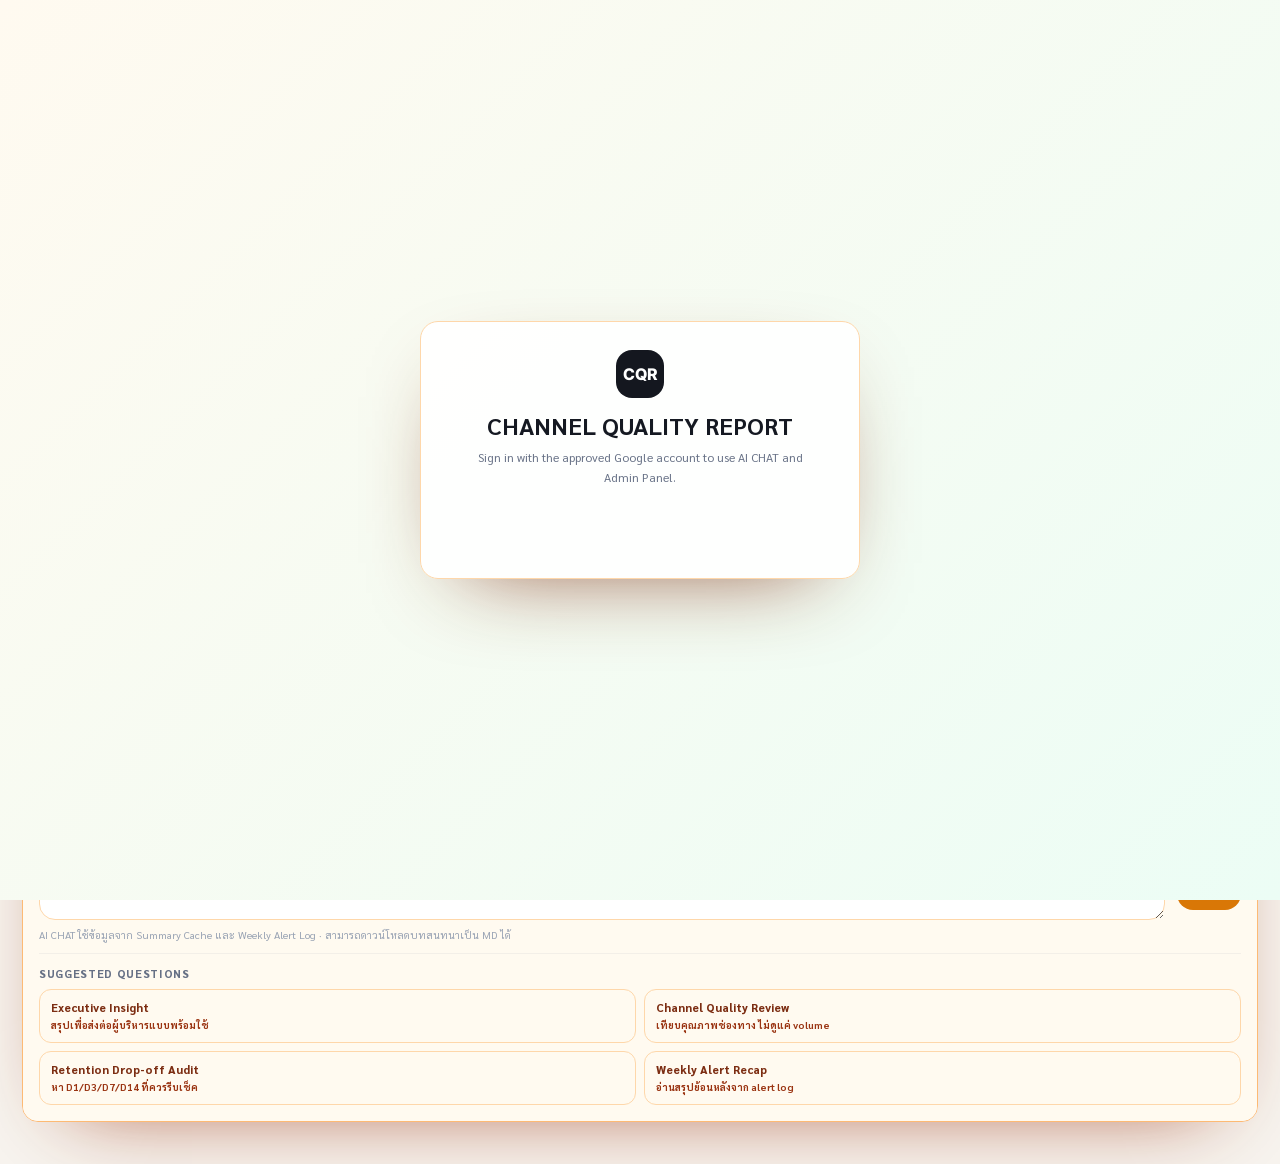
<file: ui-v2-local/legacy/copilot-source.html>
<!DOCTYPE html>
<html lang="th">
<head>
<meta charset="UTF-8">
<meta name="viewport" content="width=device-width,initial-scale=1">
<title>CQR Channel Quality Report</title>
<link href="https://fonts.googleapis.com/css2?family=Sarabun:wght@400;500;600;700;800&family=Inter:wght@600;700;800&display=swap" rel="stylesheet">
<script src="https://accounts.google.com/gsi/client" async defer></script>
<style>
:root{
 --ink:#151922;--sub:#667085;--muted:#98a2b3;--line:#e7e3dc;--bg:#f7f4ef;--paper:#fff;
 --teal:#0f766e;--teal-2:#14b8a6;--teal-bg:#ecfdf5;--amber:#d97706;--amber-bg:#fffbeb;
 --rose:#be123c;--rose-bg:#fff1f2;--blue:#2563eb;--blue-bg:#eff6ff;--slate:#334155;
}
*{box-sizing:border-box}
body{margin:0;font-family:'Sarabun',sans-serif;background:#f7f4ef;color:var(--ink);min-height:100vh}
button,input,select,textarea{font-family:'Sarabun',sans-serif}
.num{font-family:'Inter',sans-serif;font-variant-numeric:tabular-nums}
.auth-screen{position:fixed;inset:0;z-index:20;display:flex;align-items:center;justify-content:center;padding:24px;background:linear-gradient(135deg,#fffaf0,#ecfdf5)}
.auth-ready .auth-screen{display:none}
.auth-card{width:min(440px,100%);background:rgba(255,255,255,.94);border:1px solid #fed7aa;border-radius:18px;padding:28px;text-align:center;box-shadow:0 30px 90px -46px rgba(124,45,18,.9)}
.auth-badge,.brand-mark{background:#14171f;color:#fff;display:flex;align-items:center;justify-content:center;font-family:'Inter',sans-serif;font-weight:800}
.auth-badge{width:48px;height:48px;border-radius:16px;margin:0 auto 14px}
.auth-card h1{font-size:24px;line-height:1.15;margin:0 0 8px}
.auth-card p{font-size:12px;line-height:1.65;color:var(--sub);margin:0 auto 18px;max-width:340px}
.auth-google{display:flex;justify-content:center;min-height:44px}
.preview-btn{display:none;margin:12px auto 0;height:42px;border:1px solid #99f6e4;background:#f0fdfa;color:#115e59;border-radius:999px;padding:0 18px;font-size:13px;font-weight:800;cursor:pointer}
.local-preview .preview-btn{display:inline-flex;align-items:center;justify-content:center}
.notice{display:none;border-radius:12px;padding:10px 12px;margin-top:12px;font-size:12px;line-height:1.55}
.notice.error{border:1px solid #fecdd3;background:var(--rose-bg);color:var(--rose)}
.notice.ok{border:1px solid #99f6e4;background:var(--teal-bg);color:var(--teal)}
.shell{max-width:1360px;margin:0 auto;padding:0 22px 42px}
.topbar{position:sticky;top:0;z-index:10;min-height:68px;display:flex;align-items:center;gap:16px;justify-content:space-between;padding:16px 0;border-bottom:1px solid var(--line);background:rgba(247,244,239,.92);backdrop-filter:blur(10px)}
.brand{display:flex;align-items:center;gap:12px;min-width:260px}
.brand-mark{width:38px;height:38px;border-radius:13px;font-size:13px}
.brand-title{font-size:20px;font-weight:900;line-height:1.05;text-transform:uppercase;letter-spacing:.015em}
.brand-title span{color:var(--teal)}
.brand-sub{font-size:10.5px;color:var(--sub);font-weight:700;text-transform:uppercase;letter-spacing:.04em;margin-top:3px}
.top-actions{display:flex;align-items:center;gap:8px;flex-wrap:wrap;justify-content:flex-end}
.pill-link,.ghost-btn,.solid-btn{height:38px;border-radius:11px;padding:0 13px;border:1px solid var(--line);background:#fff;color:var(--ink);font-size:12px;font-weight:900;text-decoration:none;display:inline-flex;align-items:center;justify-content:center;gap:7px;cursor:pointer;text-transform:uppercase}
.pill-link.primary{border-color:#99f6e4;background:#f0fdfa;color:#115e59}
.solid-btn{background:#14171f;color:#fff;border-color:#14171f}
.ghost-btn.warn{background:#fff7ed;border-color:#fed7aa;color:#7c2d12}
.workspace-grid{display:block}
.workspace-grid>div{padding:0}
.panel{display:none}
.panel.active{display:block}
.panel{padding-top:22px}
.ai-layout{display:block}
.card{background:#fff;border:1px solid var(--line);border-radius:16px;box-shadow:0 18px 44px -34px rgba(20,23,31,.55)}
.chat-card{min-height:700px;display:flex;flex-direction:column;overflow:hidden;background:#fff;border-color:#fdba74;box-shadow:0 28px 80px -48px rgba(154,52,18,.9),0 0 0 1px rgba(255,255,255,.8) inset}
.card-head{padding:18px 20px;border-bottom:1px solid var(--line);display:flex;align-items:flex-start;justify-content:space-between;gap:14px}
.card-title{font-size:20px;font-weight:900;line-height:1.2;margin:0;text-transform:uppercase}
.card-desc{font-size:12px;color:var(--sub);line-height:1.55;margin-top:4px}
.chat-card .card-head{background:linear-gradient(135deg,#14171f 0%,#2a2f3b 100%);color:#fff;border-bottom:0;padding:22px 24px}
.chat-card .card-desc{display:none}
.chat-card .ghost-btn{background:rgba(255,255,255,.1);border-color:rgba(255,255,255,.22);color:#fff}
.chat-feed{padding:24px;display:flex;flex-direction:column;gap:14px;min-height:490px;max-height:660px;overflow-y:auto;background:linear-gradient(180deg,#fffaf0 0%,#fff 42%,#fbfaf8 100%)}
.msg{display:grid;grid-template-columns:34px minmax(0,1fr);gap:10px;align-items:start;max-width:94%}
.msg.user{align-self:flex-end;grid-template-columns:minmax(0,1fr) 34px}
.avatar{width:34px;height:34px;border-radius:11px;display:flex;align-items:center;justify-content:center;font-family:'Inter',sans-serif;font-size:11px;font-weight:800}
.assistant .avatar{background:#fff7ed;color:#d97706;border:1px solid #fed7aa}
.user .avatar{background:#eff6ff;color:#2563eb;grid-column:2}
.bubble{border:1px solid #e7e3dc;background:#fff;border-radius:16px;padding:15px 17px;font-size:14px;line-height:1.8;white-space:normal;box-shadow:0 16px 42px -34px rgba(20,23,31,.75)}
.bubble p{margin:0 0 10px}
.bubble p:last-child{margin-bottom:0}
.bubble ul{margin:0 0 10px;padding-left:18px}
.bubble li{margin:5px 0}
.bubble h4{margin:4px 0 8px;font-size:15px;line-height:1.35}
.bubble code{font-family:'Inter',sans-serif;font-size:12px;border:1px solid #fed7aa;background:#fff7ed;border-radius:8px;padding:1px 5px;color:#9a3412}
.user .bubble{background:#eff6ff;border-color:#bfdbfe;grid-column:1;grid-row:1}
.composer{border-top:1px solid #fed7aa;padding:16px;background:#fffaf0}
.composer-row{display:grid;grid-template-columns:minmax(0,1fr) 64px;gap:12px;align-items:stretch}
.composer textarea{width:100%;min-height:64px;max-height:150px;resize:vertical;border:1px solid #fed7aa;border-radius:16px;padding:15px 16px;font-size:13.5px;line-height:1.55;background:#fff}
.composer textarea:focus{outline:none;border-color:#14b8a6;background:#fff}
.send-btn{width:64px;height:64px;border:0;border-radius:16px;background:#d97706;color:#fff;font-size:24px;font-weight:900;cursor:pointer;display:flex;align-items:center;justify-content:center}
.send-btn:disabled,.composer textarea:disabled{opacity:.55;cursor:not-allowed}
.chat-note{font-size:10.5px;color:var(--muted);display:flex;align-items:center;gap:6px;margin-top:8px}
.composer-suggest{border-top:1px solid #f3efe8;margin-top:12px;padding-top:12px}
.composer-suggest-head{font-size:11px;color:var(--sub);font-weight:800;text-transform:uppercase;letter-spacing:.06em;margin-bottom:8px}
.context-bar{padding:16px;margin-bottom:18px;background:linear-gradient(135deg,#fff 0,#fffaf0 100%)}
.context-head{display:flex;justify-content:space-between;align-items:flex-end;gap:12px;margin-bottom:12px}
.context-title{font-size:16px;font-weight:900;text-transform:uppercase;letter-spacing:.04em}
.context-desc{font-size:11.5px;color:var(--sub);line-height:1.45;margin-top:2px}
.filter-grid{display:grid;grid-template-columns:repeat(5,minmax(130px,1fr)) auto;gap:10px;align-items:end}
.filter-field label{display:block;font-size:9.5px;font-weight:800;text-transform:uppercase;letter-spacing:.06em;color:var(--muted);margin:0 0 5px 2px}
.filter-field select{width:100%;height:42px;border:1px solid var(--line);border-radius:12px;background:#fff;padding:0 11px;font-size:12px;font-weight:700;box-shadow:0 10px 26px -24px rgba(20,23,31,.75)}
.filter-field select:focus{outline:none;border-color:#fdba74;box-shadow:0 0 0 3px #ffedd5}
.context-submit{height:42px;border:0;border-radius:12px;background:#14171f;color:#fff;padding:0 16px;font-size:12px;font-weight:900;cursor:pointer;white-space:nowrap;text-transform:uppercase;width:100%}
.question-grid{display:grid;grid-template-columns:repeat(2,minmax(0,1fr));gap:8px}
.ask-chip{border:1px solid #fed7aa;background:#fffaf0;color:#7c2d12;border-radius:12px;padding:10px 11px;font-size:11.5px;font-weight:800;cursor:pointer;text-align:left;line-height:1.35}
.ask-chip small{display:block;color:#9a3412;font-size:10px;font-weight:700;margin-top:3px;line-height:1.35}
.admin-layout{display:grid;grid-template-columns:minmax(0,1fr) minmax(320px,380px);gap:16px;align-items:start}
.form-grid{display:grid;grid-template-columns:repeat(3,1fr);gap:10px}
.form-field label{display:block;margin:0 0 5px 2px;font-size:9.5px;font-weight:900;letter-spacing:.06em;text-transform:uppercase;color:#667085}
.form-grid input,.form-grid select{width:100%;height:44px;border:1px solid #e7e3dc;border-radius:13px;background:#fff;padding:0 12px;font-size:12.5px;font-weight:700;box-shadow:0 12px 28px -26px rgba(20,23,31,.8)}
.form-grid input:focus,.form-grid select:focus{outline:none;border-color:#fdba74;box-shadow:0 0 0 3px #ffedd5}
.form-help{margin-top:10px;border:1px solid #fed7aa;border-radius:12px;background:#fffaf0;color:#667085;padding:10px 12px;font-size:11.5px;line-height:1.55}
.toolbar{display:flex;gap:8px;flex-wrap:wrap;margin-top:12px}
.table-wrap{overflow:auto}
table{width:100%;border-collapse:collapse;font-size:12px}
th,td{padding:10px;border-bottom:1px solid #f1f0ee;text-align:left;vertical-align:middle}
th{font-size:10px;text-transform:uppercase;letter-spacing:.05em;color:var(--sub)}
tbody tr{cursor:pointer}
tbody tr:hover{background:#fbfaf8}
.role-pill{display:inline-flex;border-radius:999px;padding:3px 8px;background:#eef2ff;color:#3730a3;font-size:11px;font-weight:800}
.row-actions{display:flex;gap:6px;justify-content:flex-end}
.row-btn{height:28px;border:1px solid var(--line);border-radius:8px;background:#fff;font-size:10.5px;font-weight:800;padding:0 9px;cursor:pointer}
.row-btn.edit{color:#115e59;border-color:#99f6e4;background:#f0fdfa}
.row-btn.delete{color:#9f1239;border-color:#fecdd3;background:#fff1f2}
.edit-state{display:none;margin:12px 0 0;font-size:11.5px;color:#115e59;background:#f0fdfa;border:1px solid #99f6e4;border-radius:10px;padding:8px 10px}
.edit-state.active{display:block}
.widget{padding:16px}
.widget h3{font-size:15px;line-height:1.2;margin:0 0 10px}
.system-lines{display:grid;grid-template-columns:1fr;gap:8px;margin-top:4px}
.system-line{display:block;font-size:11.5px;line-height:1.45;padding:10px;border:1px solid #f1f0ee;border-radius:12px;background:#fbfaf8}
.system-line span{color:var(--sub)}
.system-line b{display:block;word-break:break-word;overflow-wrap:anywhere;font-size:12px;margin-top:2px}
.admin-nav{padding:28px 20px;background:linear-gradient(180deg,#fffaf0 0%,#fff 100%);border-top:1px solid #f3efe8;border-bottom:1px solid #fed7aa}
.admin-tabs{display:grid;grid-template-columns:repeat(3,minmax(0,1fr));gap:14px}
.admin-tab{--tab-icon:none;position:relative;min-height:112px;border:1px solid #e5e7eb;background:#F2F2F2;color:#334155;border-radius:20px;padding:18px 18px 18px 76px;font-size:16px;font-weight:900;cursor:pointer;text-align:left;box-shadow:0 18px 48px -36px rgba(20,23,31,.8);display:flex;flex-direction:column;justify-content:center;text-transform:uppercase;overflow:hidden}
.admin-tab:before{content:"";position:absolute;left:20px;top:50%;transform:translateY(-50%);width:42px;height:42px;border-radius:14px;background:#fff;border:1px solid #e7e3dc;box-shadow:0 12px 28px -24px rgba(20,23,31,.8)}
.admin-tab:after{content:"";position:absolute;left:32px;top:50%;transform:translateY(-50%);width:18px;height:18px;background:#14171f;-webkit-mask:var(--tab-icon) center/18px 18px no-repeat;mask:var(--tab-icon) center/18px 18px no-repeat}
.admin-tab small{display:block;margin-top:7px;color:#64748b;font-size:12px;font-weight:800;line-height:1.35;text-transform:none}
.admin-tab:not(.active):hover{border-color:#fdba74;background:#fffaf0;transform:translateY(-1px)}
.admin-tab.active{background:#E89005;border-color:#E89005;color:#fff;box-shadow:0 28px 58px -30px rgba(154,52,18,.95);transform:translateY(-2px)}
.admin-tab.active:before{background:rgba(255,255,255,.22);border-color:rgba(255,255,255,.42);box-shadow:none}
.admin-tab.active:after{background:#fff}
.admin-tab.active small{color:#fff7ed}
.admin-tab.active small:after{content:"";display:block;width:100%;height:4px;border-radius:99px;background:#fff7ed;margin-top:10px}
.admin-refresh{height:34px;border:1px solid #e7e3dc;background:#fff;color:#667085;border-radius:10px;padding:0 11px;font-size:11px;font-weight:900;cursor:pointer;text-transform:uppercase}
.admin-refresh:hover{color:#115e59;border-color:#99f6e4;background:#f0fdfa}
#adminTabUsers{--tab-icon:url("data:image/svg+xml,%3Csvg xmlns='http://www.w3.org/2000/svg' viewBox='0 0 24 24'%3E%3Cpath d='M12 12a4 4 0 1 0 0-8 4 4 0 0 0 0 8Zm0 2c-4.4 0-8 2.2-8 5v1h16v-1c0-2.8-3.6-5-8-5Z'/%3E%3C/svg%3E")}
#adminTabHealth{--tab-icon:url("data:image/svg+xml,%3Csvg xmlns='http://www.w3.org/2000/svg' viewBox='0 0 24 24'%3E%3Cpath d='M12 21s-7-4.4-9.2-9.1C1.4 8.7 3.4 5 6.9 5c2 0 3.3 1.1 4.1 2.2C11.8 6.1 13.1 5 15.1 5c3.5 0 5.5 3.7 4.1 6.9C19 16.6 12 21 12 21Z'/%3E%3C/svg%3E")}
#adminTabPipeline{--tab-icon:url("data:image/svg+xml,%3Csvg xmlns='http://www.w3.org/2000/svg' viewBox='0 0 24 24'%3E%3Cpath d='M9 6V5a2 2 0 0 1 2-2h2a2 2 0 0 1 2 2v1h4a2 2 0 0 1 2 2v10a2 2 0 0 1-2 2H5a2 2 0 0 1-2-2V8a2 2 0 0 1 2-2h4Zm2 0h2V5h-2v1Z'/%3E%3C/svg%3E")}
.admin-view{display:none}
.admin-view.active{display:block}
.tool-panel{border:1px solid #fed7aa;background:linear-gradient(135deg,#fffaf0 0,#fff 100%);border-radius:16px;padding:14px;margin:14px 0;box-shadow:0 18px 42px -34px rgba(154,52,18,.7)}
.tool-grid{display:grid;grid-template-columns:minmax(180px,1fr) minmax(180px,1fr) minmax(280px,1.35fr) 120px;gap:12px;align-items:end;max-width:1040px;margin:0 auto}
.tool-grid.health-tool{grid-template-columns:minmax(180px,1fr) minmax(180px,1fr) auto}
.tool-grid input,.tool-grid select{height:44px;border:1px solid #e7e3dc;border-radius:12px;background:#fff;padding:0 12px;font-size:13px;font-weight:700;box-shadow:0 10px 26px -24px rgba(20,23,31,.75)}
.tool-grid input:focus,.tool-grid select:focus{outline:none;border-color:#fdba74;box-shadow:0 0 0 3px #ffedd5}
.tool-grid label{display:block;font-size:9.5px;font-weight:800;text-transform:uppercase;letter-spacing:.06em;color:var(--muted);margin:0 0 5px 2px}
.section-intro{border:1px solid #f1f0ee;background:#fff;border-radius:16px;padding:16px;margin-bottom:14px}
.section-eyebrow{font-size:10px;font-weight:900;letter-spacing:.12em;text-transform:uppercase;color:#d97706;margin-bottom:5px}
.section-title{font-size:22px;font-weight:900;letter-spacing:.02em;text-transform:uppercase;line-height:1.1}
.section-desc{font-size:12.5px;color:var(--sub);line-height:1.65;margin-top:6px;max-width:820px}
.flow-strip{display:grid;grid-template-columns:repeat(2,minmax(0,1fr));gap:10px;margin:14px 0}
.flow-card{border:1px solid #f1f0ee;background:#fff;border-radius:14px;padding:12px;display:grid;gap:4px;min-height:86px}
.flow-card b{font-size:12.5px;text-transform:uppercase}
.flow-card span{font-size:11px;line-height:1.45;color:var(--sub)}
.health-guide{margin-top:14px;border:1px solid #fed7aa;background:#fffaf0;border-radius:16px;padding:14px 16px;display:flex;align-items:flex-start;justify-content:space-between;gap:16px}
.health-guide b{font-size:13px;text-transform:uppercase}
.health-guide p{margin:4px 0 0;color:var(--sub);font-size:12px;line-height:1.55}
.health-guide .guide-pill{border:1px solid #fdba74;background:#fff;color:#9a3412;border-radius:999px;padding:8px 12px;font-size:11px;font-weight:900;text-transform:uppercase;white-space:nowrap}
.flow-card.auto{border-color:#99f6e4;background:#f0fdfa}
.flow-card.manual{border-color:#fed7aa;background:#fffaf0}
.flow-card.safe{border-color:#bfdbfe;background:#eff6ff}
.status-grid{display:grid;grid-template-columns:repeat(4,minmax(0,1fr));gap:10px;margin-top:14px}
.status-card{--status-icon:none;border:1px solid #f1f0ee;background:#fbfaf8;border-radius:14px;padding:13px;min-height:92px;position:relative;overflow:hidden}
.status-card:before{content:"";position:absolute;right:12px;top:12px;width:26px;height:26px;opacity:.28;background:#14171f;-webkit-mask:var(--status-icon) center/24px 24px no-repeat;mask:var(--status-icon) center/24px 24px no-repeat}
.status-card.health{--status-icon:url("data:image/svg+xml,%3Csvg xmlns='http://www.w3.org/2000/svg' viewBox='0 0 24 24'%3E%3Cpath d='M12 21s-7-4.4-9.2-9.1C1.4 8.7 3.4 5 6.9 5c2 0 3.3 1.1 4.1 2.2C11.8 6.1 13.1 5 15.1 5c3.5 0 5.5 3.7 4.1 6.9C19 16.6 12 21 12 21Z'/%3E%3C/svg%3E")}
.status-card.ready{--status-icon:url("data:image/svg+xml,%3Csvg xmlns='http://www.w3.org/2000/svg' viewBox='0 0 24 24'%3E%3Cpath d='M9.2 16.6 4.8 12.2l1.8-1.8 2.6 2.6 8.2-8.2 1.8 1.8-10 10Z'/%3E%3C/svg%3E")}
.status-card.review{--status-icon:url("data:image/svg+xml,%3Csvg xmlns='http://www.w3.org/2000/svg' viewBox='0 0 24 24'%3E%3Cpath d='M10 4a6 6 0 1 0 3.7 10.7l4.8 4.8 1.4-1.4-4.8-4.8A6 6 0 0 0 10 4Zm0 2a4 4 0 1 1 0 8 4 4 0 0 1 0-8Z'/%3E%3C/svg%3E")}
.status-card.cleanup{--status-icon:url("data:image/svg+xml,%3Csvg xmlns='http://www.w3.org/2000/svg' viewBox='0 0 24 24'%3E%3Cpath d='M7 3h10l1 3H6l1-3Zm-1 5h12l-1 13H7L6 8Zm3 2 .4 9h1.6l-.3-9H9Zm4 0-.3 9h1.6l.4-9H13Z'/%3E%3C/svg%3E")}
.status-card.health{background:#eff6ff;border-color:#bfdbfe}
.status-card.ready{background:#f0fdfa;border-color:#99f6e4}
.status-card.review{background:#fff7ed;border-color:#fed7aa}
.status-card.cleanup{background:#fff1f2;border-color:#fecdd3}
.status-card strong{display:block;font-size:18px;font-family:'Inter',sans-serif;line-height:1.1;margin-top:8px}
.status-card span{font-size:10.5px;color:var(--sub);font-weight:800;text-transform:uppercase;letter-spacing:.05em}
.health-list,.recommend-list{display:grid;gap:10px;margin-top:14px}
.health-summary{border:1px solid #fed7aa;background:#fffaf0;border-radius:16px;padding:16px;margin-top:14px;display:grid;gap:10px}
.health-summary.ok{border-color:#99f6e4;background:#f0fdfa}
.health-summary.warn{border-color:#fed7aa;background:#fffaf0}
.health-summary.danger{border-color:#fecdd3;background:#fff1f2}
.health-summary h3{margin:0;font-size:17px;line-height:1.25}
.health-summary p{margin:0;color:var(--sub);font-size:12px;line-height:1.55}
.health-next{border-top:1px solid rgba(217,119,6,.2);padding-top:10px;display:flex;align-items:center;justify-content:space-between;gap:12px;flex-wrap:wrap}
.health-next b{font-size:12.5px}
.health-next span{font-size:11.5px;color:var(--sub);line-height:1.45}
.health-mini-list{display:grid;gap:8px}
.health-mini{border:1px solid #f1f0ee;background:#fff;border-radius:12px;padding:10px 12px;display:flex;justify-content:space-between;gap:10px;align-items:flex-start}
.health-mini div{min-width:0}
.health-mini b{font-size:12.5px}
.health-mini p{margin:3px 0 0;font-size:11.2px;color:var(--sub);line-height:1.45}
.health-game-list{display:flex;flex-wrap:wrap;gap:6px;margin-top:8px}
.health-game-chip{border:1px solid #fed7aa;background:#fff7ed;color:#9a3412;border-radius:999px;padding:5px 8px;font-size:10.5px;font-weight:900}
.health-overview{border:1px solid #f1f0ee;background:#fff;border-radius:14px;overflow:hidden;margin-top:10px}
.health-overview table{width:100%;border-collapse:collapse}
.health-overview th,.health-overview td{padding:10px 12px;border-bottom:1px solid #f1f0ee;text-align:left;font-size:11.5px;vertical-align:top}
.health-overview th{background:#fbfaf8;color:var(--muted);font-size:10px;text-transform:uppercase;letter-spacing:.06em}
.health-overview tr:last-child td{border-bottom:none}
.scope-summary{display:flex;justify-content:space-between;gap:12px;align-items:center;padding:12px;background:#fffbf3;border-bottom:1px solid #f1f0ee;color:#1b1f2a;font-size:12px}
.scope-summary span{color:var(--muted);font-weight:800}
.health-status-pill{display:inline-flex;align-items:center;border-radius:999px;padding:4px 8px;font-size:10px;font-weight:900;background:#eef2ff;color:#3730a3;white-space:nowrap}
.health-status-pill.ok{background:#dcfce7;color:#166534}
.health-status-pill.warn{background:#fffbeb;color:#92400e}
.health-status-pill.danger{background:#ffe4e6;color:#9f1239}
.health-muted{font-size:11.5px;color:var(--sub);line-height:1.5}
.health-item{border:1px solid var(--line);border-left:4px solid var(--teal);border-radius:12px;padding:12px;background:#fff;display:grid;grid-template-columns:minmax(0,1fr) auto;gap:10px}
.health-item.warn{border-left-color:var(--amber);background:#fffaf0}
.health-item.danger{border-left-color:var(--rose);background:#fff1f2}
.health-item.ok{border-left-color:var(--teal);background:#f0fdfa}
.health-item b{font-size:13px}
.health-item p{margin:4px 0 0;color:var(--sub);font-size:11.5px;line-height:1.5}
.run-debug{display:grid;grid-template-columns:repeat(3,minmax(0,1fr));gap:8px;margin-top:10px}
.run-debug div{border:1px solid #fed7aa;background:#fff;border-radius:10px;padding:8px}
.run-debug span{display:block;color:var(--muted);font-size:9.5px;font-weight:900;text-transform:uppercase;letter-spacing:.05em}
.run-debug b{display:block;margin-top:3px;font-size:12px;color:var(--ink)}
.health-badge{height:24px;border-radius:999px;padding:0 8px;display:inline-flex;align-items:center;font-size:10px;font-weight:800;background:#eef2ff;color:#3730a3;white-space:nowrap}
.health-badge.warn{background:#fffbeb;color:#92400e}
.health-badge.danger{background:#ffe4e6;color:#9f1239}
.health-badge.ok{background:#dcfce7;color:#166534}
.copy-chip{border:1px solid #fed7aa;background:#fff;color:#7c2d12;border-radius:999px;padding:4px 8px;font-size:10px;font-weight:900;cursor:pointer;margin-left:8px}
.handoff-bar{display:none;border:1px solid #99f6e4;background:#f0fdfa;border-radius:14px;padding:12px;margin-top:14px;align-items:center;justify-content:space-between;gap:10px}
.handoff-bar.active{display:flex}
.handoff-bar b{font-size:13px}
.handoff-bar p{font-size:11.5px;color:var(--sub);line-height:1.45;margin:3px 0 0}
.run-list{display:grid;gap:10px;margin-top:12px}
.run-item{border:1px solid #f1f0ee;background:#fff;border-radius:14px;padding:12px;display:grid;grid-template-columns:auto minmax(0,1fr) auto;gap:10px;align-items:start}
.run-item input{margin-top:4px}
.run-item b{font-size:13px}
.run-item p{margin:3px 0 0;font-size:11.5px;color:var(--sub);line-height:1.5}
.run-actions{display:flex;gap:6px;flex-wrap:wrap;justify-content:flex-end}
.mini-btn{height:30px;border:1px solid #fed7aa;background:#fffaf0;color:#7c2d12;border-radius:9px;padding:0 9px;font-size:10.5px;font-weight:900;cursor:pointer}
.sample-btn{height:34px;border:1px solid #fed7aa;background:#fff;color:#7c2d12;border-radius:10px;padding:0 11px;font-size:11px;font-weight:900;cursor:pointer;text-transform:uppercase}
.sample-btn:hover{background:#fff7ed}
.batch-actions{display:none;border:1px solid #fed7aa;background:#fffaf0;border-radius:16px;padding:12px;margin-top:12px;margin-bottom:12px}
.batch-actions.active{display:block}
.raw-check-panel{border:1px solid #bfdbfe;background:linear-gradient(135deg,#eff6ff 0,#fff 100%);border-radius:16px;padding:14px;margin:12px 0;display:grid;grid-template-columns:minmax(0,1fr) 150px;gap:14px;align-items:center}
.raw-check-panel b{display:block;font-size:13px;text-transform:uppercase}
.raw-check-panel p{margin:5px 0 0;color:var(--sub);font-size:12px;line-height:1.55}
.raw-check-panel .context-submit{width:100%;background:#1d4ed8}
.raw-check-panel .context-submit:hover{background:#1e40af}
.raw-result{border:1px solid #e7e3dc;background:#fff;border-radius:14px;padding:12px;margin:10px 0;display:grid;gap:8px;font-size:12px;line-height:1.55}
.raw-result.ok{border-color:#99f6e4;background:#f0fdfa}
.raw-result.warn{border-color:#fed7aa;background:#fffaf0}
.raw-result.danger{border-color:#fecdd3;background:#fff1f2}
.raw-result h4{margin:0;font-size:14px}
.raw-result p{margin:0;color:var(--sub)}
.raw-result-grid{display:grid;grid-template-columns:repeat(4,minmax(0,1fr));gap:8px}
.raw-result-grid div{border:1px solid rgba(148,163,184,.24);background:rgba(255,255,255,.68);border-radius:10px;padding:8px}
.raw-result-grid span{display:block;color:var(--muted);font-size:9.5px;text-transform:uppercase;font-weight:900;letter-spacing:.05em}
.raw-result-grid b{display:block;margin-top:3px;font-size:12px;overflow-wrap:anywhere}
.batch-head{display:flex;justify-content:space-between;gap:10px;align-items:center;margin-bottom:10px}
.batch-head b{font-size:13.5px}
.batch-head span{font-size:11px;color:var(--sub)}
.batch-buttons{display:grid;grid-template-columns:repeat(3,minmax(0,1fr));gap:10px}
.history-panel{border:1px solid #f1f0ee;background:#fbfaf8;border-radius:16px;padding:13px;margin-top:12px}
.history-panel h4{margin:0 0 8px;font-size:13px}
.history-panel p{margin:0;color:var(--sub);font-size:11.5px;line-height:1.55}
.history-head{display:flex;align-items:center;justify-content:space-between;gap:10px;margin-bottom:8px}
.history-head h4{margin:0}
.log-list{display:grid;gap:8px;margin-top:10px}
.log-item{border:1px solid #eceae6;background:#fff;border-radius:12px;padding:10px;display:grid;grid-template-columns:minmax(0,1fr) auto;gap:8px;font-size:11.5px;line-height:1.45}
.log-item b{font-size:12.5px}
.log-item span{color:var(--sub)}
.log-item code{font-family:'Inter',sans-serif;color:#7c2d12;background:#fff7ed;border:1px solid #fed7aa;border-radius:7px;padding:1px 5px}
.log-empty{color:var(--sub);font-size:11.5px;border:1px dashed #e7e3dc;border-radius:12px;padding:10px;background:#fff}
.run-card{border:1px solid #f1f0ee;border-radius:12px;background:#fbfaf8;padding:12px;margin-top:12px}
.run-meta{display:grid;grid-template-columns:repeat(4,minmax(0,1fr));gap:8px;margin-top:10px}
.run-meta div{border:1px solid #ede9e3;border-radius:10px;background:#fff;padding:9px;font-size:11px;color:var(--sub)}
.run-meta b{display:block;color:var(--ink);font-size:12px;margin-top:2px;word-break:break-word}
.copy-box{display:grid;gap:6px;border:1px solid #fed7aa;background:#fffaf0;border-radius:12px;padding:12px;margin-top:12px;font-size:12px}
.copy-line{display:flex;justify-content:space-between;gap:10px;border-bottom:1px solid #fde7c7;padding-bottom:6px}
.copy-line:last-child{border-bottom:none;padding-bottom:0}
.copy-line code{font-family:'Inter',sans-serif;color:#7c2d12;word-break:break-word;text-align:right}
.soft-note{font-size:11.5px;color:var(--sub);line-height:1.55;margin-top:10px}
.step-list{display:grid;grid-template-columns:repeat(4,minmax(0,1fr));gap:10px;margin-bottom:14px}
.step-card{border:1px solid #f1f0ee;background:#fff;border-radius:14px;padding:12px;min-height:112px;display:flex;flex-direction:column;gap:7px}
.step-card.active-step{border-color:#fed7aa;background:#fffaf0}
.step-num{width:28px;height:28px;border-radius:9px;background:#ff9800;color:#fff;display:inline-flex;align-items:center;justify-content:center;font-weight:900;font-size:12px}
.step-card b{font-size:12.5px;line-height:1.25}
.step-card p{margin:0;color:var(--sub);font-size:11.2px;line-height:1.45}
.explain-box{border:1px solid #fed7aa;background:#fffaf0;border-radius:14px;padding:13px;margin:0 0 14px;font-size:12px;line-height:1.6;color:var(--sub)}
.explain-box b{color:var(--ink)}
.field-help{font-size:10.8px;line-height:1.45;color:var(--sub);margin-top:6px}
.action-tag{display:inline-flex;align-items:center;width:max-content;border-radius:999px;background:#fff7ed;color:#9a3412;font-size:10px;font-weight:900;padding:4px 8px}
.action-grid{display:grid;grid-template-columns:repeat(3,minmax(0,1fr));gap:12px;margin-top:14px}
.action-card{border:1px solid #fed7aa;background:#fffaf0;border-radius:14px;padding:13px;display:flex;flex-direction:column;gap:9px;min-height:150px}
.action-card.danger{border-color:#fecdd3;background:#fff1f2}
.action-card strong{font-size:13.5px;line-height:1.25}
.action-card p{font-size:11.5px;line-height:1.5;color:var(--sub);margin:0}
.action-btn{height:38px;border:0;border-radius:10px;background:#ff9800;color:#fff;padding:0 12px;font-size:12px;font-weight:900;cursor:pointer;margin-top:auto}
.action-btn.secondary{background:#14171f}
.action-btn.danger{background:#be123c}
.action-btn:disabled{opacity:.55;cursor:not-allowed}
.action-result{border:1px solid #f1f0ee;background:#fbfaf8;border-radius:12px;padding:12px;margin-top:12px;font-size:12px;line-height:1.6;white-space:pre-wrap}
.action-result.warn{border-color:#fed7aa;background:#fffaf0;color:#7c2d12}
.handoff-games{display:flex;flex-wrap:wrap;gap:8px;margin-top:8px}
.handoff-game-btn{border:1px solid #fdba74;background:#fff;color:#9a3412;border-radius:999px;padding:7px 10px;font-size:11px;font-weight:900;cursor:pointer}
.handoff-game-btn.active{background:#ff9800;color:#fff;border-color:#ff9800}
@media(max-width:1040px){
 .ai-layout,.admin-layout{grid-template-columns:1fr}
 .filter-grid,.tool-grid,.status-grid,.run-meta,.action-grid,.step-list,.flow-strip{grid-template-columns:repeat(2,minmax(0,1fr))}
 .context-submit{grid-column:1/-1}
}
@media(max-width:720px){
 .shell{padding:0 14px 32px}.topbar{align-items:flex-start;flex-direction:column}
 .form-grid,.filter-grid,.question-grid,.tool-grid,.status-grid,.run-meta,.admin-tabs,.action-grid,.step-list,.flow-strip{grid-template-columns:1fr}
 .health-guide{display:grid}
 .health-guide .guide-pill{width:max-content}
 .chat-card{min-height:560px}.chat-feed{max-height:520px}
}
</style>
</head>
<body class="auth-locked">
<div class="auth-screen" id="authScreen">
  <div class="auth-card">
    <div class="auth-badge">CQR</div>
    <h1>CHANNEL QUALITY REPORT</h1>
    <p>Sign in with the approved Google account to use AI CHAT and Admin Panel.</p>
    <div id="googleSignIn" class="auth-google"></div>
    <button id="previewButton" class="preview-btn" type="button" onclick="startPreviewMode()">Preview page</button>
    <div id="authError" class="notice error"></div>
  </div>
</div>

<main class="shell">
  <div class="topbar">
    <div class="brand">
      <div class="brand-mark">CQR</div>
      <div>
        <div class="brand-title">CHANNEL QUALITY REPORT</div>
        <div class="brand-sub">AI CHAT · ADMIN PANEL</div>
      </div>
    </div>
    <div class="top-actions">
      <a class="pill-link primary" href="index.html">Dashboard</a>
      <button class="pill-link" type="button" onclick="switchPanel('adminPanel')">Admin Panel</button>
      <button class="ghost-btn warn" type="button" onclick="signOutUser()">Sign out</button>
    </div>
  </div>

  <section class="workspace-grid">
    <div>
      <section class="panel active" id="aiPanel">
        <div class="card context-bar">
          <div class="context-head">
            <div>
              <div class="context-title">AI CHAT CONTEXT</div>
              <div class="context-desc">เลือก Game, Channel และช่วงเวลาก่อนถาม AI CHAT แล้วกด APPLY เพื่อใช้ชุดข้อมูลนี้</div>
            </div>
          </div>
          <div class="filter-grid">
            <div class="filter-field">
              <label>Game</label>
              <select id="f-game">
                <option value="ALL">ทุกเกม (รวม 4 เกม)</option>
                <option value="CBM_TH">CBM TH</option>
                <option value="CBM_SEA">CBM SEA</option>
                <option value="CBPC_TH">CBPC TH</option>
                <option value="CBPC_SEA">CBPC SEA</option>
              </select>
            </div>
            <div class="filter-field">
              <label>Channel</label>
              <select id="f-channel">
                <option value="all">ทุก Channel</option>
                <option>Facebook Ads</option>
                <option>Google Ads</option>
                <option>In-App Register</option>
                <option>Organic / Unknown</option>
              </select>
            </div>
            <div class="filter-field">
              <label>Month</label>
              <select id="f-month">
                <option value="2026-06">มิถุนายน 2026</option>
                <option value="2026-05">พฤษภาคม 2026</option>
                <option value="2026-04">เมษายน 2026</option>
                <option value="2026-03">มีนาคม 2026</option>
                <option value="2026-02">กุมภาพันธ์ 2026</option>
              </select>
            </div>
            <div class="filter-field">
              <label>View</label>
              <select id="f-period-type">
                <option value="month">Monthly View</option>
                <option value="week">Weekly View</option>
              </select>
            </div>
            <div class="filter-field">
              <label>Week</label>
              <select id="f-week">
                <option value="2026-06-W4">Week 4</option>
                <option value="2026-06-W3">Week 3</option>
                <option value="2026-06-W2">Week 2</option>
                <option value="2026-06-W1">Week 1</option>
              </select>
            </div>
            <button class="context-submit" type="button" onclick="applyContext()">APPLY</button>
          </div>
        </div>
        <div class="ai-layout">
          <article class="card chat-card">
            <div class="card-head">
              <div>
                <h2 class="card-title">AI CHAT</h2>
              </div>
              <div class="top-actions">
                <button class="ghost-btn" type="button" onclick="downloadChatLog()">Export Chat</button>
                <button class="ghost-btn" type="button" onclick="clearChat()">Clear</button>
              </div>
            </div>
            <div class="chat-feed" id="chatFeed">
              <div class="msg assistant">
                <div class="avatar">AI</div>
                <div class="bubble">พร้อมช่วยอ่านข้อมูล CQR ให้ครับ เลือกคำถามตัวอย่างหรือพิมพ์คำถามได้เลย คำตอบจะอิงจาก Summary Cache, Weekly Alert Log และ filter ที่เลือกอยู่</div>
              </div>
            </div>
            <div class="composer">
              <div class="composer-row">
                <textarea id="aiAskInput" placeholder="ถาม AI CHAT เกี่ยวกับ Performance, Retention, Channel Quality หรือ Weekly Alert..." maxlength="1200"></textarea>
                <button class="send-btn" id="aiAskSend" type="button" onclick="sendAiAsk()">↑</button>
              </div>
              <div class="chat-note" id="aiAskNote">AI CHAT ใช้ข้อมูลจาก Summary Cache และ Weekly Alert Log · สามารถดาวน์โหลดบทสนทนาเป็น MD ได้</div>
              <div class="composer-suggest">
                <div class="composer-suggest-head">Suggested Questions</div>
                <div class="question-grid">
                  <button class="ask-chip" type="button" onclick="askPreset('สรุป Executive Insight จาก context ปัจจุบัน โดยแยกเป็น Key Finding, Risk, และ Recommended Action')">Executive Insight<small>สรุปเพื่อส่งต่อผู้บริหารแบบพร้อมใช้</small></button>
                  <button class="ask-chip" type="button" onclick="askPreset('วิเคราะห์ Channel Quality จาก context ปัจจุบัน เทียบ register, D1, D7, D14 และบอก channel ที่ควรเพิ่มหรือลดน้ำหนัก')">Channel Quality Review<small>เทียบคุณภาพช่องทาง ไม่ดูแค่ volume</small></button>
                  <button class="ask-chip" type="button" onclick="askPreset('หาจุด drop-off ที่น่ากังวลที่สุดใน retention curve และเสนอ checklist ที่ทีมควรตรวจสอบต่อ')">Retention Drop-off Audit<small>หา D1/D3/D7/D14 ที่ควรรีบเช็ค</small></button>
                  <button class="ask-chip" type="button" onclick="askPreset('สรุป Weekly Alert ล่าสุดจาก CQR_ALERT_LOG แล้วบอกประเด็นที่ต้องตามต่อในสัปดาห์นี้แบบสั้น กระชับ')">Weekly Alert Recap<small>อ่านสรุปย้อนหลังจาก alert log</small></button>
                </div>
              </div>
            </div>
          </article>
        </div>
      </section>

      <section class="panel" id="adminPanel">
        <div class="admin-layout">
          <article class="card">
            <div class="card-head">
              <div>
                <h2 class="card-title">ADMIN PANEL</h2>
                <div class="card-desc">จัดการสิทธิ์ ตรวจ run_id และเช็กสุขภาพไฟล์ Master / Central DB ในที่เดียว</div>
              </div>
              <button class="admin-refresh" type="button" onclick="refreshActiveAdminTool()">Refresh</button>
            </div>
            <div class="admin-nav">
              <div class="admin-tabs">
                <button class="admin-tab active" id="adminTabUsers" type="button" onclick="switchAdminTool('users')">USER ACCESS<small>จัดการสิทธิ์และรายชื่อผู้ใช้</small></button>
                <button class="admin-tab" id="adminTabHealth" type="button" onclick="switchAdminTool('health')">DATA HEALTH<small>ตรวจ Raw, Master และ Central DB</small></button>
                <button class="admin-tab" id="adminTabPipeline" type="button" onclick="switchAdminTool('pipeline')">DATA CONTROL<small>ซ่อมข้อมูลเฉพาะเกม/เดือนผ่าน n8n</small></button>
              </div>
            </div>

            <div class="admin-view active" id="adminViewUsers">
              <div style="padding:18px 20px">
              <div class="form-grid">
                <div class="form-field"><label>Email</label><input id="email" placeholder="email@example.com"></div>
                <div class="form-field"><label>Display name</label><input id="displayName" placeholder="ชื่อที่แสดงในระบบ"></div>
                <div class="form-field"><label>Role</label><select id="role">
                  <option value="viewer">viewer</option>
                  <option value="analyst">analyst</option>
                  <option value="manager">manager</option>
                  <option value="admin">admin</option>
                  <option value="super_admin">super_admin</option>
                  <option value="guest">guest</option>
                </select></div>
                <div class="form-field"><label>Status</label><select id="status">
                  <option value="active">active</option>
                  <option value="disabled">disabled</option>
                  <option value="pending">pending</option>
                </select></div>
                <div class="form-field"><label>Allowed games</label><input id="allowedGames" placeholder="ALL หรือ CBM_TH,CBM_SEA" value="ALL"></div>
                <div class="form-field"><label>Allowed regions</label><input id="allowedRegions" placeholder="ALL หรือ TH,SEA" value="ALL"></div>
              </div>
              <div class="form-help">Allowed Games และ Allowed Regions ใช้กำหนดขอบเขตข้อมูลที่ user เห็นใน Dashboard, AI CHAT และ Admin tools. ใช้ <b>ALL</b> เมื่อให้เห็นทุกเกมหรือทุก region.</div>
              <div class="toolbar">
                <button class="solid-btn" type="button" onclick="saveUser()">Save User</button>
                <button class="ghost-btn" type="button" onclick="deleteSelectedUser()">Delete User</button>
                <button class="ghost-btn" type="button" onclick="clearUserForm()">Clear Form</button>
              </div>
              <div class="edit-state" id="editState">Editing selected user</div>
              <div class="notice ok" id="okBox"></div>
              <div class="notice error" id="errorBox"></div>
              </div>
              <div class="table-wrap" style="padding:0 20px 20px">
                <table>
                  <thead><tr><th>Email</th><th>Name</th><th>Role</th><th>Status</th><th>Games</th><th>Regions</th><th>Last Login</th><th style="text-align:right;">Actions</th></tr></thead>
                  <tbody id="userRows"><tr><td colspan="8">Sign in แล้วกด Refresh Users</td></tr></tbody>
                </table>
              </div>
            </div>

            <div class="admin-view" id="adminViewPipeline">
              <div style="padding:18px 20px">
                <div class="step-list">
                  <div class="step-card">
                    <span class="step-num">1</span>
                    <b>เริ่มจาก Health</b>
                    <p>ให้ Data Health สรุปก่อนว่าเกม/เดือนนี้พร้อมใช้ หรือมีข้อมูลเก่าค้างอยู่</p>
                  </div>
                  <div class="step-card active-step">
                    <span class="step-num">2</span>
                    <b>ค้นหารายการ</b>
                    <p>ใช้ Game + Month เพื่อดูภาพรวม หรือใส่ Hash/Run ID เพื่อเจาะรายการเดียว</p>
                  </div>
                  <div class="step-card">
                    <span class="step-num">3</span>
                    <b>Preview ก่อนเสมอ</b>
                    <p>ให้ n8n ตรวจจำนวนแถวและช่วงข้อมูลก่อนทำการลบจริง</p>
                  </div>
                  <div class="step-card">
                    <span class="step-num">4</span>
                    <b>Clear แล้ว Build</b>
                    <p>หลัง Preview ถูกต้อง ค่อย Clear ข้อมูลเก่า แล้ว Build Master ใหม่เฉพาะรอบนั้น</p>
                  </div>
                </div>
                <div class="explain-box">
                  <b>วิธีค้นหาที่แนะนำ</b><br>
                  ใช้หน้านี้เฉพาะเวลาต้องซ่อมข้อมูลเอง เช่น Data Health เจอ hash mismatch หรือ Build รอบนั้นยังไม่สมบูรณ์. ถ้าไม่ใส่ Hash/Run ID ระบบจะแสดง run ที่เกี่ยวข้องของ Game + Month ที่เลือก. ถ้าใส่ Run ID รายเกม ระบบจะยึดเกมจาก Run ID นั้นเพื่อป้องกันการ Clear ผิดเกม.
                  <br><b>หมายเหตุ:</b> Auto Pipeline วันอาทิตย์ยังทำงานตามเวลาเดิม หน้านี้ไม่ไปปิด Auto แต่ไม่ควรกด Manual Clear/Build ทับช่วง Auto กำลังรัน.
                </div>
                <div class="tool-panel">
                <div class="tool-grid">
                  <div>
                    <label>Game</label>
                    <select id="toolGame" onchange="handleDataControlFilterChange()">
                      <option value="ALL">ALL</option>
                      <option value="CBM_TH">CBM TH</option>
                      <option value="CBM_SEA">CBM SEA</option>
                      <option value="CBPC_TH">CBPC TH</option>
                      <option value="CBPC_SEA">CBPC SEA</option>
                    </select>
                  </div>
                  <div>
                    <label>Month</label>
                    <select id="toolMonth" onchange="handleDataControlFilterChange()">
                      <option value="ALL">ALL</option>
                      <option value="2026-06">มิถุนายน 2026</option>
                      <option value="2026-05">พฤษภาคม 2026</option>
                      <option value="2026-04">เมษายน 2026</option>
                      <option value="2026-03">มีนาคม 2026</option>
                      <option value="2026-02">กุมภาพันธ์ 2026</option>
                    </select>
                  </div>
                  <div>
                    <label>Run ID / Hash สำหรับค้นหา</label>
                    <input id="toolRunQuery" placeholder="RUN-... หรือ ew6tt" oninput="toolQueryAutoFilled=false;healthHandoffActive=false">
                  </div>
                  <button class="context-submit" type="button" onclick="inspectRun()">FIND</button>
                </div>
                <div class="toolbar">
                  <button class="sample-btn" type="button" onclick="showDataControlSample()">SHOW SAMPLE</button>
                </div>
                </div>
                <div class="raw-check-panel">
                  <div>
                    <b>RAW FILE CHECK</b>
                    <p>ตรวจไฟล์ Raw ของ Game/Month ที่เลือกอีกครั้ง แล้วบันทึกผลลง Central DB ถ้าไฟล์เหมือนเดิมจะบอกว่าปกติ ถ้ามีข้อมูลใหม่จะบอกว่าอัปเดทใหม่ ถ้าขาด Tab จะบอกว่าข้อมูลไม่ครบ</p>
                  </div>
                  <button class="context-submit" id="rawCheckButton" type="button" onclick="runRawFileCheck()">CHECK RAW</button>
                </div>
                <div id="rawCheckResult" class="raw-result warn">
                  <h4>ยังไม่ได้ตรวจ Raw File จากหน้านี้</h4>
                  <p>ใช้ปุ่มนี้เมื่อต้องการตรวจ Raw เฉพาะรอบที่เลือกเอง เช่น CBM TH เดือนเมษายน ก่อนซ่อมข้อมูลใน Data Control</p>
                </div>
                <div class="batch-actions" id="batchActions">
                  <div class="batch-head">
                  <div><b>MANUAL ACTIONS</b><span id="batchCount">เลือกรายการที่ต้องจัดการก่อน</span></div>
                    <button class="mini-btn" type="button" onclick="selectAllRunItems()">Select all</button>
                  </div>
                  <div class="batch-buttons">
                    <button class="action-btn" type="button" onclick="runPipelineCommand('cleanup.preview')">Preview</button>
                    <button class="action-btn danger" type="button" onclick="runPipelineCommand('cleanup.run')">Clear</button>
                    <button class="action-btn secondary" type="button" onclick="runPipelineCommand('master.run')">Build</button>
                  </div>
                </div>
                <div id="pipelineActionResult" class="action-result warn">ยังไม่ได้ส่งคำสั่งซ่อม
หลังจากเลือก run แล้ว ให้เริ่มจาก Preview ก่อนเสมอ ผลของ Preview / Clear / Build จะแสดงตรงนี้</div>
                <div id="runInspectorResult" class="run-card">
                  เลือกเกม/เดือน แล้วกด FIND เพื่อดู run ที่เกี่ยวข้องและคำแนะนำขั้นตอนถัดไป
                </div>
                <div class="history-panel">
                  <div class="history-head">
                    <h4>WORK HISTORY</h4>
                    <button class="mini-btn" type="button" onclick="renderAdminActionLogs()">Refresh</button>
                  </div>
                  <p>โชว์รายการล่าสุดที่ Super Admin กด Preview, Clear หรือ Build จากหน้านี้. Log นี้เป็นประวัติหน้าเว็บบนเครื่องนี้ ส่วน log กลางของระบบควรดูที่ Central DB แท็บ PipelineLogs หรือ AdminActionLogs ถ้าเปิดใช้แล้ว.</p>
                  <div id="adminActionLogList" class="log-list"></div>
                </div>
              </div>
            </div>

            <div class="admin-view" id="adminViewHealth">
              <div style="padding:18px 20px">
                <div class="section-intro">
                  <div class="section-eyebrow">Admin Tool</div>
                  <div class="section-title">DATA HEALTH CHECKUP</div>
                  <div class="section-desc">ใช้หน้านี้เพื่อตรวจว่าไฟล์ข้อมูลต้นทางกับข้อมูลที่ Dashboard ใช้อยู่ตรงกันหรือยัง ถ้ามีเกมไหนยังใช้ข้อมูลเก่า ระบบจะบอกให้ส่งต่อไปซ่อมที่ Data Control.</div>
                </div>
                <div class="health-guide">
                  <div>
                    <b>วิธีใช้แบบสั้น</b>
                    <p>เลือก Game กับ Month แล้วกด CHECKUP. ถ้าขึ้นว่าพร้อมใช้งาน ไม่ต้องทำอะไรต่อ. ถ้าระบบบอกว่าบางเกมยังใช้ข้อมูลเก่า ให้กด SEND TO DATA CONTROL เพื่อไปเลือก run และซ่อมต่อ.</p>
                  </div>
                  <span class="guide-pill">Check first</span>
                </div>
                <div class="tool-panel">
                <div class="tool-grid health-tool">
                  <div>
                    <label>Game</label>
                    <select id="healthGame">
                      <option value="ALL">ALL</option>
                      <option value="CBM_TH">CBM TH</option>
                      <option value="CBM_SEA">CBM SEA</option>
                      <option value="CBPC_TH">CBPC TH</option>
                      <option value="CBPC_SEA">CBPC SEA</option>
                    </select>
                  </div>
                  <div>
                    <label>Month</label>
                    <select id="healthMonth">
                      <option value="ALL">ALL</option>
                      <option value="2026-06">มิถุนายน 2026</option>
                      <option value="2026-05">พฤษภาคม 2026</option>
                      <option value="2026-04">เมษายน 2026</option>
                      <option value="2026-03">มีนาคม 2026</option>
                      <option value="2026-02">กุมภาพันธ์ 2026</option>
                    </select>
                  </div>
                  <button class="context-submit" type="button" onclick="loadPipelineHealth()">CHECKUP</button>
                </div>
                <div class="toolbar">
                  <button class="sample-btn" type="button" onclick="showDataHealthSample()">SHOW SAMPLE</button>
                </div>
                </div>
                <div class="status-grid" id="healthScoreCards">
                  <div class="status-card health"><span>สถานะรวม</span><strong>-</strong></div>
                  <div class="status-card ready"><span>Raw พร้อม</span><strong>-</strong></div>
                  <div class="status-card review"><span>ต้องตรวจ</span><strong>-</strong></div>
                  <div class="status-card cleanup"><span>ต้องซ่อม</span><strong>-</strong></div>
                </div>
                <div class="health-list" id="healthIssueList">
                  <div class="health-summary ok"><h3>ยังไม่ได้ตรวจข้อมูล</h3><p>กด CHECKUP เพื่อดูสถานะของเกมและเดือนที่เลือก</p></div>
                </div>
                <div class="handoff-bar" id="healthHandoff">
                  <div><b>มีรายการที่ควรซ่อมต่อ</b><p>กดปุ่มนี้เพื่อเปิด Data Control พร้อม Game และ Month ที่ต้องใช้ค้นหา run สำหรับซ่อม</p></div>
                  <button class="context-submit" type="button" onclick="sendHealthToDataControl()">SEND TO DATA CONTROL</button>
                </div>
              </div>
            </div>
          </article>
          <aside class="card widget">
            <h3>System Information</h3>
            <div class="system-lines">
              <div class="system-line"><span>Username</span><b id="sysName">-</b></div>
              <div class="system-line"><span>Email</span><b id="sysEmail">-</b></div>
              <div class="system-line"><span>Session</span><b id="sysSession">ACTIVE</b></div>
              <div class="system-line"><span>Expires</span><b id="sysExpires">-</b></div>
            </div>
            <div class="soft-note">Auto Pipeline ทำงานประจำตามเวลา ส่วน Data Control เป็น Manual Repair สำหรับซ่อมข้อมูลเฉพาะเคสเท่านั้น</div>
          </aside>
        </div>
      </section>
    </div>
  </section>
</main>

<script>
const AUTH_CONFIG = {
  clientId: '496972749333-ddnqu2jefebjcuhj8koar6d66v510qou.apps.googleusercontent.com',
  appsScriptUrl: 'https://script.google.com/macros/s/AKfycbyZwor9CRKgKWTf2Zs0rTWHDo3qGniF7swEv1cszTHJ5oAZbKCiMzp_86UGUuiecI-mQQ/exec',
  allowedEmails: [
    'bwm.workco@gmail.com',
    'eveningbs@gmail.com',
    'ksbing34@gmail.com',
    'mkt.performance.center@gmail.com',
    'tipchareon.t@gmail.com'
  ]
};
const THAI_MONTHS = ['มกราคม','กุมภาพันธ์','มีนาคม','เมษายน','พฤษภาคม','มิถุนายน','กรกฎาคม','สิงหาคม','กันยายน','ตุลาคม','พฤศจิกายน','ธันวาคม'];
const REPORT_START_MONTH = '2026-02';
const DEFAULT_LATEST_MONTH = '2026-06';
const MONTH_TH = buildMonthLabelMap(REPORT_START_MONTH, latestKnownMonthKey());
const CQR_GAMES = ['CBM_TH','CBM_SEA','CBPC_TH','CBPC_SEA'];
let CQR_MONTHS = Object.keys(MONTH_TH).sort().reverse();
const LOCAL_PREVIEW_ALLOWED = location.protocol === 'file:' || ['localhost','127.0.0.1','::1'].includes(location.hostname);
let previewMode = false;
let selectedUserEmail = '';
let lastCleanupSuggestion = null;
let lastHealthRecommendations = [];
let lastHealthRepairGames = [];
let lastHealthRepairTasks = [];
let lastRunMatches = [];
let toolQueryAutoFilled = false;
let healthHandoffActive = false;

function latestKnownMonthKey(){
  const now = new Date();
  const current = `${now.getFullYear()}-${String(now.getMonth() + 1).padStart(2, '0')}`;
  return current > DEFAULT_LATEST_MONTH ? current : DEFAULT_LATEST_MONTH;
}

function monthRangeKeys(start, end){
  const startMatch = String(start || '').match(/(20\d{2})-(\d{2})/);
  const endMatch = String(end || '').match(/(20\d{2})-(\d{2})/);
  if(!startMatch || !endMatch) return [];
  const months = [];
  let year = Number(startMatch[1]);
  let month = Number(startMatch[2]);
  const endYear = Number(endMatch[1]);
  const endMonth = Number(endMatch[2]);
  while(year < endYear || (year === endYear && month <= endMonth)){
    months.push(`${year}-${String(month).padStart(2, '0')}`);
    month += 1;
    if(month > 12){
      month = 1;
      year += 1;
    }
  }
  return months;
}

function buildMonthLabelMap(start, end){
  return monthRangeKeys(start, end).reduce((map, key) => {
    const monthIndex = Number(key.slice(5, 7)) - 1;
    map[key] = THAI_MONTHS[monthIndex] || key;
    return map;
  }, {});
}

function monthLabel(key){
  const normalized = normalizePeriodKey(key, '');
  if(!normalized) return 'ALL';
  const monthIndex = Number(normalized.slice(5, 7)) - 1;
  return `${MONTH_TH[normalized] || THAI_MONTHS[monthIndex] || normalized} ${normalized.slice(0, 4)}`;
}

function registerKnownMonth(value){
  const month = normalizePeriodKey(value, '');
  if(!month) return;
  if(!MONTH_TH[month]){
    const monthIndex = Number(month.slice(5, 7)) - 1;
    MONTH_TH[month] = THAI_MONTHS[monthIndex] || month;
  }
  if(!CQR_MONTHS.includes(month)) CQR_MONTHS.push(month);
  CQR_MONTHS = [...new Set(CQR_MONTHS)].sort().reverse();
}

function populateMonthSelect(selectId, allowAll){
  const select = document.getElementById(selectId);
  if(!select) return;
  const currentValue = select.value || (allowAll ? 'ALL' : CQR_MONTHS[0]);
  const options = [
    ...(allowAll ? [{value:'ALL', label:'ALL'}] : []),
    ...CQR_MONTHS.map(month => ({value:month, label:monthLabel(month)}))
  ];
  select.innerHTML = options.map(option => `<option value="${escapeAttr(option.value)}">${escapeHtml(option.label)}</option>`).join('');
  select.value = options.some(option => option.value === currentValue) ? currentValue : (allowAll ? 'ALL' : CQR_MONTHS[0]);
}

function populateAllMonthSelects(){
  populateMonthSelect('f-month', false);
  populateMonthSelect('healthMonth', true);
  populateMonthSelect('toolMonth', true);
}

function decodeJwtPayload(token){
  try{
    const base64 = token.split('.')[1].replace(/-/g,'+').replace(/_/g,'/');
    const json = decodeURIComponent(atob(base64).split('').map(c=>'%'+('00'+c.charCodeAt(0).toString(16)).slice(-2)).join(''));
    return JSON.parse(json);
  }catch(e){ return null; }
}

function showAuthError(message){
  const box = document.getElementById('authError');
  box.textContent = message;
  box.style.display = 'block';
}

function getSavedSession(){
  try{
    const saved = JSON.parse(sessionStorage.getItem('cqr_auth') || 'null');
    if(!saved || !saved.email || !saved.exp || saved.exp * 1000 <= Date.now()) return null;
    if(!saved.sessionToken) return null;
    return saved;
  }catch(e){ return null; }
}

function setSavedSession(profile, sessionToken){
  sessionStorage.setItem('cqr_auth', JSON.stringify({
    email: (profile.email || '').toLowerCase(),
    name: profile.name || profile.display_name || profile.email || 'CQR user',
    picture: profile.picture || '',
    exp: profile.exp || Math.floor(Date.now()/1000) + 3600,
    sessionToken
  }));
}

function unlockWorkspace(profile, sessionToken){
  setSavedSession(profile, sessionToken);
  document.body.classList.remove('auth-locked');
  document.body.classList.add('auth-ready');
  hydrateUser(profile);
}

function hydrateUser(profile){
  const saved = getSavedSession();
  const name = profile.name || profile.display_name || saved?.name || saved?.email || '-';
  const email = (profile.email || saved?.email || '').toLowerCase();
  document.getElementById('sysName').textContent = name;
  document.getElementById('sysEmail').textContent = email || '-';
  document.getElementById('sysExpires').textContent = saved?.exp ? new Date(saved.exp * 1000).toLocaleString('th-TH') : '-';
}

async function loginWithBackend(idToken){
  const json = await callAppsScript('login', {id_token:idToken});
  if(json.ok === false) throw new Error(json.message || 'Login failed');
  if(!json.session_token || !json.user) throw new Error('Backend login response ไม่ครบ');
  return json;
}

async function handleCredentialResponse(response){
  const profile = decodeJwtPayload(response.credential);
  const email = (profile && profile.email ? profile.email : '').toLowerCase();
  if(!email){
    showAuthError('ไม่สามารถอ่านอีเมลจาก Google Sign-In ได้ กรุณาลองใหม่อีกครั้ง');
    return;
  }
  if(!AUTH_CONFIG.allowedEmails.includes(email)){
    showAuthError(`อีเมล ${email} ยังไม่ได้รับสิทธิ์เข้าใช้งาน CHANNEL QUALITY REPORT นี้`);
    return;
  }
  try{
    const login = await loginWithBackend(response.credential);
    const expiresAt = login.expires_at ? Math.floor(new Date(login.expires_at).getTime()/1000) : Math.floor(Date.now()/1000) + 3600;
    unlockWorkspace({email:login.user.email, name:login.user.display_name || login.user.email, exp:expiresAt}, login.session_token);
  }catch(e){
    showAuthError(`ตรวจสอบสิทธิ์กับระบบหลังบ้านไม่สำเร็จ: ${e.message || e}`);
  }
}

function initAuth(){
  const saved = getSavedSession();
  if(saved){
    document.body.classList.remove('auth-locked');
    document.body.classList.add('auth-ready');
    hydrateUser(saved);
    return;
  }
  if(LOCAL_PREVIEW_ALLOWED){
    document.body.classList.add('local-preview');
    if(new URLSearchParams(location.search).get('preview') === '1'){
      startPreviewMode();
      return;
    }
  }
  if(!window.google || !google.accounts || !google.accounts.id){
    setTimeout(initAuth, 250);
    return;
  }
  google.accounts.id.initialize({
    client_id: AUTH_CONFIG.clientId,
    callback: handleCredentialResponse,
    auto_select: false,
    cancel_on_tap_outside: false
  });
  google.accounts.id.renderButton(document.getElementById('googleSignIn'), {
    theme: 'outline',
    size: 'large',
    shape: 'pill',
    text: 'signin_with',
    width: 260
  });
}

function startPreviewMode(){
  if(!LOCAL_PREVIEW_ALLOWED) return;
  previewMode = true;
  const exp = Math.floor(Date.now()/1000) + 3600;
  const profile = {email:'preview@cqr.local', name:'CQR Preview', exp};
  sessionStorage.setItem('cqr_auth', JSON.stringify({
    email: profile.email,
    name: profile.name,
    exp,
    sessionToken: 'preview-session'
  }));
  document.body.classList.remove('auth-locked');
  document.body.classList.add('auth-ready');
  hydrateUser(profile);
  appendAiMessage('Preview mode เปิดแล้วครับ หน้านี้ใช้ข้อมูลตัวอย่างเพื่อดู layout เท่านั้น ยังไม่ยิงระบบหลังบ้านจริง', 'assistant');
}

function signOutUser(){
  sessionStorage.removeItem('cqr_auth');
  document.body.classList.add('auth-locked');
  document.body.classList.remove('auth-ready');
  if(window.google && google.accounts && google.accounts.id) google.accounts.id.disableAutoSelect();
  initAuth();
}

function callAppsScript(action, params){
  if(previewMode || params?.session_token === 'preview-session'){
    return Promise.resolve(mockBackend(action, params));
  }
  return new Promise((resolve, reject)=>{
    const timeoutMs = Number(params?._timeout_ms || 25000);
    const callback = `cqrApi_${Date.now()}_${Math.random().toString(36).slice(2)}`;
    const script = document.createElement('script');
    const timer = setTimeout(()=>{
      cleanup();
      reject(new Error('Apps Script ไม่ตอบกลับภายในเวลาที่กำหนด'));
    }, timeoutMs);
    function cleanup(){
      clearTimeout(timer);
      delete window[callback];
      script.remove();
    }
    window[callback] = payload => {
      cleanup();
      resolve(payload || {});
    };
    script.onerror = () => {
      cleanup();
      reject(new Error('เรียก Apps Script ไม่สำเร็จ'));
    };
    const query = new URLSearchParams({action, callback, t:String(Date.now()), user_agent:navigator.userAgent});
    Object.keys(params || {}).forEach(key => {
      if(key !== '_timeout_ms') query.set(key, params[key]);
    });
    script.src = `${AUTH_CONFIG.appsScriptUrl}?${query.toString()}`;
    document.head.appendChild(script);
  });
}

function mockBackend(action, params){
  if(action === 'ai.ask'){
    return {
      ok: true,
      answer: 'ตัวอย่างคำตอบจาก AI CHAT แบบเต็มหน้า:\\n\\n• Organic / Unknown ยังเป็นฐาน register ใหญ่ แต่ควรดูคุณภาพร่วมกับ D7/D14 ไม่ใช่ดูจำนวนอย่างเดียว\\n• In-App Register ควรใช้เป็น proxy สำคัญของ traffic ที่มาจาก install campaign โดยเฉพาะ Google Ads\\n• ถ้าจะทำ action ต่อ แนะนำแยก cohort ตามเกม แล้วดูจุด drop ระหว่าง D1 → D3 ก่อน เพราะเป็นช่วงที่บอกคุณภาพ onboarding ได้ชัดที่สุด\\n\\nนี่เป็น mock response สำหรับดูพื้นที่อ่านคำตอบยาวบนหน้าใหม่เท่านั้น'
    };
  }
  if(action === 'admin.users.list'){
    return {
      ok: true,
      users: [
        {email:'bwm.workco@gmail.com',display_name:'Bew WM',role_id:'super_admin',status:'active',allowed_games:'ALL',allowed_regions:'ALL',last_login_at:'2026-07-27 08:30'},
        {email:'mkt.performance.center@gmail.com',display_name:'Performance Center',role_id:'analyst',status:'active',allowed_games:'CBM_TH,CBPC_TH',allowed_regions:'TH',last_login_at:'2026-07-26 18:12'},
        {email:'tipchareon.t@gmail.com',display_name:'CQR Manager',role_id:'manager',status:'active',allowed_games:'ALL',allowed_regions:'ALL',last_login_at:'2026-07-25 11:04'}
      ]
    };
  }
  if(action === 'admin.users.upsert') return {ok:true};
  if(action === 'admin.pipeline.health'){
    return buildMockPipelineHealth(params || {});
  }
  if(action === 'admin.pipeline.run.lookup'){
    return buildMockRunLookup(params || {});
  }
  if(action === 'admin.n8n.cleanup.preview'){
    return buildMockN8nCommand('cleanup_preview', params || {});
  }
  if(action === 'admin.n8n.cleanup.run'){
    return buildMockN8nCommand('cleanup_run', params || {});
  }
  if(action === 'admin.n8n.master.run'){
    return buildMockN8nCommand('master_update', params || {});
  }
  if(action === 'admin.n8n.raw.check'){
    return buildMockRawCheck(params || {});
  }
  return {ok:true};
}

function switchPanel(panelId){
  document.querySelectorAll('.panel').forEach(panel => panel.classList.toggle('active', panel.id === panelId));
  if(panelId === 'adminPanel') refreshActiveAdminTool();
}

function switchAdminTool(tool){
  ['users','pipeline','health'].forEach(name => {
    document.getElementById(`adminTab${capitalize(name)}`).classList.toggle('active', name === tool);
    document.getElementById(`adminView${capitalize(name)}`).classList.toggle('active', name === tool);
  });
  refreshActiveAdminTool();
}

function refreshActiveAdminTool(){
  if(document.getElementById('adminViewUsers')?.classList.contains('active')) loadUsers();
  if(document.getElementById('adminViewPipeline')?.classList.contains('active')) renderAdminActionLogs();
}

function capitalize(value){
  return String(value || '').charAt(0).toUpperCase() + String(value || '').slice(1);
}

function getAiAskFilters(){
  const channel = document.getElementById('f-channel')?.value || 'all';
  const periodType = document.getElementById('f-period-type')?.value || 'month';
  const month = document.getElementById('f-month')?.value || '2026-06';
  const week = document.getElementById('f-week')?.value || `${month}-W4`;
  const period = periodType === 'week' ? week : month;
  return {
    game: document.getElementById('f-game')?.value || 'ALL',
    channel: channel === 'all' ? 'ALL' : channel,
    period,
    view: periodType === 'week' ? 'weekly' : 'monthly'
  };
}

function appendAiMessage(text, role){
  const feed = document.getElementById('chatFeed');
  const msg = document.createElement('div');
  msg.className = `msg ${role === 'user' ? 'user' : 'assistant'}`;
  msg.innerHTML = role === 'user'
    ? `<div class="bubble"></div><div class="avatar">YOU</div>`
    : `<div class="avatar">AI</div><div class="bubble"></div>`;
  const bubble = msg.querySelector('.bubble');
  if(role === 'user'){
    bubble.textContent = text;
  }else{
    bubble.innerHTML = renderAssistantText(text);
  }
  feed.appendChild(msg);
  feed.scrollTop = feed.scrollHeight;
}

function renderAssistantText(text){
  const escaped = escapeHtml(String(text || '').trim());
  if(!escaped) return '<p>-</p>';
  const lines = escaped.split('\n');
  let html = '';
  let inList = false;
  const inline = value => value
    .replace(/\*\*(.*?)\*\*/g, '<strong>$1</strong>')
    .replace(/`([^`]+)`/g, '<code>$1</code>');
  lines.forEach(line => {
    const clean = line.trim();
    if(!clean){
      if(inList){ html += '</ul>'; inList = false; }
      return;
    }
    const heading = clean.match(/^#{1,3}\s+(.+)/);
    if(heading){
      if(inList){ html += '</ul>'; inList = false; }
      html += `<h4>${inline(heading[1])}</h4>`;
      return;
    }
    const bullet = clean.match(/^(?:\*|-|•)\s+(.+)/);
    if(bullet){
      if(!inList){ html += '<ul>'; inList = true; }
      html += `<li>${inline(bullet[1])}</li>`;
      return;
    }
    if(inList){ html += '</ul>'; inList = false; }
    html += `<p>${inline(clean)}</p>`;
  });
  if(inList) html += '</ul>';
  return html || '<p>-</p>';
}

function setAiAskBusy(isBusy){
  const input = document.getElementById('aiAskInput');
  const send = document.getElementById('aiAskSend');
  const note = document.getElementById('aiAskNote');
  input.disabled = isBusy;
  send.disabled = isBusy;
  note.textContent = isBusy ? 'AI กำลังอ่านข้อมูลสรุปที่บันทึกไว้...' : 'AI ใช้ข้อมูลจาก Summary Cache และ Weekly Alert Log ที่เตรียมไว้';
}

async function sendAiAsk(questionOverride){
  const input = document.getElementById('aiAskInput');
  const question = String(questionOverride || input.value || '').trim();
  if(!question) return;
  const session = getSavedSession();
  if(!session || !session.sessionToken){
    appendAiMessage('กรุณา Sign in ก่อนใช้ AI CHAT', 'assistant');
    return;
  }
  input.value = '';
  appendAiMessage(question, 'user');
  setAiAskBusy(true);
  try{
    const filters = getAiAskFilters();
    const json = await callAppsScript('ai.ask', {
      session_token: session.sessionToken,
      question,
      game: filters.game,
      channel: filters.channel,
      period: filters.period,
      view: filters.view,
      ai_mode: 'gemini',
      dashboard_state: JSON.stringify(filters)
    });
    if(json.ok === false) throw new Error(json.message || 'AI CHAT failed');
    appendAiMessage(json.answer || 'ยังไม่มีคำตอบจาก AI CHAT', 'assistant');
  }catch(error){
    appendAiMessage(`AI CHAT ยังตอบไม่ได้: ${error.message || error}`, 'assistant');
  }finally{
    setAiAskBusy(false);
  }
}

function askPreset(text){
  switchPanel('aiPanel');
  sendAiAsk(text);
}

function applyContext(){
  const filters = getAiAskFilters();
  const channel = filters.channel === 'ALL' ? 'ทุก Channel' : filters.channel;
  const view = filters.view === 'weekly' ? 'Weekly View' : 'Monthly View';
  appendAiMessage(`ใช้ context แล้ว: ${filters.game} · ${channel} · ${filters.period} · ${view}`, 'assistant');
}

function clearChat(){
  document.getElementById('chatFeed').innerHTML = '<div class="msg assistant"><div class="avatar">AI</div><div class="bubble">ล้างบทสนทนาแล้วครับ เริ่มถามเรื่อง CQR รอบใหม่ได้เลย</div></div>';
}

function downloadTextFile(filename, content, mime){
  const blob = new Blob([content], {type:mime || 'text/plain;charset=utf-8'});
  const url = URL.createObjectURL(blob);
  const link = document.createElement('a');
  link.href = url;
  link.download = filename;
  document.body.appendChild(link);
  link.click();
  link.remove();
  URL.revokeObjectURL(url);
}

function downloadChatLog(){
  const filters = getAiAskFilters();
  const rows = [...document.querySelectorAll('#chatFeed .msg')].map(msg => {
    const who = msg.classList.contains('user') ? 'User' : 'AI';
    const text = msg.querySelector('.bubble')?.textContent || '';
    return `## ${who}\n\n${text}`;
  });
  const body = [
    '# CQR AI CHAT LOG',
    '',
    `Exported: ${new Date().toISOString()}`,
    `Context: ${filters.game} / ${filters.channel} / ${filters.period} / ${filters.view}`,
    '',
    ...rows,
    '',
    'Note: ตอนนี้เป็นไฟล์ดาวน์โหลดจากหน้าเว็บ ถ้าต้องการเก็บถาวรเพื่อวิเคราะห์ซ้ำ ควรเพิ่ม backend action ให้บันทึกเข้า AI_ChatLogs ใน Central DB หรือ AI Summary Sheet'
  ].join('\n');
  downloadTextFile(`cqr-ai-chat-log-${filters.period}.md`, body, 'text/markdown;charset=utf-8');
}

async function loadUsers(){
  const session = getSavedSession();
  if(!session || !session.sessionToken) return;
  try{
    const result = await callAppsScript('admin.users.list', { session_token: session.sessionToken });
    if(!result.ok) throw new Error(result.message || 'Cannot load users');
    if(!Array.isArray(result.users)) throw new Error('Admin backend ยังไม่รองรับ admin.users.list กรุณา Update Apps Script production');
    renderUsers(result.users || []);
  }catch(err){
    showError(err.message || String(err));
  }
}

function renderUsers(users){
  document.getElementById('userRows').innerHTML = users.length ? users.map(u => `
      <tr data-user='${escapeAttr(JSON.stringify(u))}'>
        <td>${escapeHtml(u.email)}</td>
        <td>${escapeHtml(u.display_name || '')}</td>
        <td><span class="role-pill">${escapeHtml(u.role_id)}</span></td>
        <td>${escapeHtml(u.status)}</td>
        <td>${escapeHtml(u.allowed_games || '')}</td>
        <td>${escapeHtml(u.allowed_regions || '')}</td>
        <td>${escapeHtml(u.last_login_at || '')}</td>
        <td>
          <div class="row-actions">
            <button class="row-btn edit" type="button" data-action="edit">Edit</button>
            <button class="row-btn delete" type="button" data-action="delete">Delete</button>
          </div>
        </td>
      </tr>
    `).join('') : '<tr><td colspan="8">ยังไม่มีข้อมูลผู้ใช้</td></tr>';
  document.querySelectorAll('#userRows tr[data-user]').forEach(row => {
    row.addEventListener('click', event => {
      const user = JSON.parse(row.getAttribute('data-user') || '{}');
      const action = event.target?.dataset?.action;
      if(action === 'delete'){
        deleteUser(user.email || '');
        return;
      }
      fillUser(user.email || '', user.display_name || '', user.role_id || 'viewer', user.status || 'active', user.allowed_games || 'ALL', user.allowed_regions || 'ALL');
    });
  });
}

async function saveUser(){
  const session = getSavedSession();
  if(!session || !session.sessionToken){
    showError('Session expired. Please sign in again.');
    return;
  }
  try{
    const result = await callAppsScript('admin.users.upsert', {
      session_token: session.sessionToken,
      email: document.getElementById('email').value.trim(),
      display_name: document.getElementById('displayName').value.trim(),
      role_id: document.getElementById('role').value,
      status: document.getElementById('status').value,
      allowed_games: document.getElementById('allowedGames').value.trim(),
      allowed_regions: document.getElementById('allowedRegions').value.trim()
    });
    if(!result.ok) throw new Error(result.message || 'Cannot save user');
    if(!result.user && !Array.isArray(result.users)) throw new Error('Admin backend ยังไม่รองรับ admin.users.upsert กรุณา Update Apps Script production');
    showOk(`Saved user · ${result.users?.length || 0} users total`);
    if(result.users) renderUsers(result.users);
    else loadUsers();
  }catch(err){
    showError(err.message || String(err));
  }
}

function fillUser(email, name, role, status, games, regions){
  selectedUserEmail = email;
  document.getElementById('email').value = email;
  document.getElementById('displayName').value = name;
  document.getElementById('role').value = role;
  document.getElementById('status').value = status;
  document.getElementById('allowedGames').value = games;
  document.getElementById('allowedRegions').value = regions;
  const state = document.getElementById('editState');
  state.textContent = `Editing: ${email}`;
  state.classList.add('active');
}

function clearUserForm(){
  selectedUserEmail = '';
  ['email','displayName'].forEach(id => document.getElementById(id).value = '');
  document.getElementById('role').value = 'viewer';
  document.getElementById('status').value = 'active';
  document.getElementById('allowedGames').value = 'ALL';
  document.getElementById('allowedRegions').value = 'ALL';
  document.getElementById('editState').classList.remove('active');
}

async function deleteSelectedUser(){
  const email = selectedUserEmail || document.getElementById('email').value.trim();
  deleteUser(email);
}

async function deleteUser(email){
  const session = getSavedSession();
  const normalized = String(email || '').trim().toLowerCase();
  if(!normalized){
    showError('เลือก user ที่ต้องการลบก่อน');
    return;
  }
  if(!session || !session.sessionToken){
    showError('Session expired. Please sign in again.');
    return;
  }
  if(normalized === String(session.email || '').toLowerCase()){
    showError('ไม่สามารถลบ account ที่กำลังใช้งานอยู่ได้');
    return;
  }
  if(!confirm(`Delete ${normalized}?`)) return;
  try{
    const result = await callAppsScript('admin.users.delete', {
      session_token: session.sessionToken,
      email: normalized
    });
    if(!result.ok) throw new Error(result.message || 'Cannot delete user');
    if(!Array.isArray(result.users)) throw new Error('Admin backend ยังไม่รองรับ admin.users.delete กรุณา Update Apps Script production');
    showOk(`Deleted user · ${result.users.length} users total`);
    clearUserForm();
    renderUsers(result.users);
  }catch(err){
    showError(err.message || String(err));
  }
}

function fillKnownIssue(game, month, hash){
  document.getElementById('toolGame').value = game;
  document.getElementById('toolMonth').value = month;
  document.getElementById('toolRunQuery').value = hash;
  toolQueryAutoFilled = true;
  document.getElementById('healthGame').value = game;
  document.getElementById('healthMonth').value = month;
  inspectRun();
}

function findHealthRepairTask(game, month){
  const targetGame = String(game || 'ALL');
  const targetMonth = String(month || 'ALL');
  if(targetGame === 'ALL') return null;
  return lastHealthRepairTasks.find(task => {
    if(task.game !== targetGame) return false;
    return targetMonth === 'ALL' || !task.month || task.month === targetMonth;
  }) || null;
}

function handleDataControlFilterChange(){
  if(!toolQueryAutoFilled) return;
  const game = document.getElementById('toolGame')?.value || 'ALL';
  const month = document.getElementById('toolMonth')?.value || 'ALL';
  const task = findHealthRepairTask(game, month);
  const queryInput = document.getElementById('toolRunQuery');
  if(game === 'ALL' && healthHandoffActive){
    queryInput.value = '';
    toolQueryAutoFilled = true;
    return;
  }
  if(task){
    queryInput.value = task.hash || task.runId || '';
    toolQueryAutoFilled = !!queryInput.value;
  }else{
    queryInput.value = '';
    toolQueryAutoFilled = false;
    healthHandoffActive = false;
  }
}

async function inspectRun(){
  const session = getSavedSession();
  const resultBox = document.getElementById('runInspectorResult');
  if(!session || !session.sessionToken){
    resultBox.textContent = 'Session expired. Please sign in again.';
    return;
  }
  const game = document.getElementById('toolGame').value;
  const month = document.getElementById('toolMonth').value.trim() || '2026-06';
  const monthForLookup = month === 'ALL' ? '' : month;
  const query = document.getElementById('toolRunQuery').value.trim();
  registerKnownMonth(month);
  resultBox.textContent = 'กำลังค้นหา run_id / hash ที่เกี่ยวข้อง...';
  try{
    const result = await callAppsScript('admin.pipeline.run.lookup', {
      session_token: session.sessionToken,
      game,
      month: monthForLookup,
      query,
      _timeout_ms: 60000
    });
    if(!result.ok) throw new Error(result.message || 'Cannot inspect run');
    renderRunInspector(result);
  }catch(error){
    resultBox.innerHTML = `<div class="health-item warn"><div><b>Backend ยังไม่พร้อมสำหรับ FIND</b><p>${escapeHtml(error.message || error)}<br>หลัง Update Apps Script ให้รองรับ admin.pipeline.run.lookup เครื่องมือนี้จะอ่าน Central DB จริงได้</p></div><span class="health-badge warn">Setup</span></div>`;
  }
}

async function loadPipelineHealth(){
  const session = getSavedSession();
  if(!session || !session.sessionToken) return;
  const game = document.getElementById('healthGame')?.value || document.getElementById('toolGame')?.value || 'ALL';
  const month = document.getElementById('healthMonth')?.value.trim() || document.getElementById('toolMonth')?.value.trim() || '2026-06';
  const monthForHealth = month === 'ALL' ? '' : month;
  document.getElementById('healthHandoff')?.classList.remove('active');
  document.getElementById('healthIssueList').innerHTML = '<div class="health-summary warn"><h3>กำลังตรวจข้อมูล</h3><p>ระบบกำลังเช็ก Raw, Master และ Central DB ของเกม/เดือนที่เลือก</p></div>';
  try{
    const result = await callAppsScript('admin.pipeline.health', {
      session_token: session.sessionToken,
      game,
      month: monthForHealth,
      _timeout_ms: 60000
    });
    if(!result.ok) throw new Error(result.message || 'Cannot load health');
    renderPipelineHealth(result);
  }catch(error){
    document.getElementById('healthHandoff')?.classList.remove('active');
    document.getElementById('healthIssueList').innerHTML = `<div class="health-item warn"><div><b>Backend ยังไม่พร้อมสำหรับ Data Health</b><p>${escapeHtml(error.message || error)}<br>หลัง Update Apps Script ให้รองรับ admin.pipeline.health เครื่องมือนี้จะอ่าน Central DB จริงได้</p></div><span class="health-badge warn">Setup</span></div>`;
  }
}

async function runRawFileCheck(){
  const session = getSavedSession();
  const resultBox = document.getElementById('rawCheckResult');
  if(!session || !session.sessionToken){
    resultBox.className = 'raw-result danger';
    resultBox.innerHTML = '<h4>Session หมดอายุ</h4><p>กรุณา Sign in ใหม่ก่อนใช้ RAW FILE CHECK</p>';
    return;
  }
  const game = document.getElementById('toolGame').value || 'ALL';
  const month = document.getElementById('toolMonth').value || 'ALL';
  resultBox.className = 'raw-result warn';
  resultBox.innerHTML = `<h4>กำลังตรวจ Raw File</h4><p>ส่งคำขอไป n8n สำหรับ ${escapeHtml(game)} / ${escapeHtml(month)} แล้ว ระบบจะบันทึกผลลง Central DB เมื่อทำงานสำเร็จ</p>`;
  setPipelineActionBusy(true);
  try{
    const result = await callAppsScript('admin.n8n.raw.check', {
      session_token: session.sessionToken,
      game,
      month,
      target_game_code: game,
      target_month: month,
      target_games_csv: game,
      target_months_csv: month,
      check_mode: 'manual',
      expected_tabs_csv: 'Registered,DAU,Returners,Late_Starters,Login',
      _timeout_ms: 60000
    });
    if(!result.ok){
      const err = new Error(result.message || 'raw check failed');
      err.requiredProperty = result.required_property || '';
      err.status = result.status || '';
      err.detail = result.detail || '';
      throw err;
    }
    renderRawCheckResult(result);
    recordAdminActionLog('Raw Check', result, normalizeN8nPayload(result.n8n_result || result.result || result));
  }catch(error){
    resultBox.className = 'raw-result danger';
    resultBox.innerHTML = renderPipelineCommandError('Raw Check', 'raw.check', error);
  }finally{
    setPipelineActionBusy(false);
  }
}

function renderRawCheckResult(result){
  const resultBox = document.getElementById('rawCheckResult');
  const payload = normalizeN8nPayload(result.n8n_result || result.result || result);
  if(Array.isArray(payload.results) && payload.results.length > 1){
    const updatedCount = Number(payload.raw_updated_count || 0);
    const partialCount = Number(payload.raw_partial_count || 0);
    const readyCount = Number(payload.raw_ready_count || 0);
    const tone = partialCount ? 'danger' : updatedCount ? 'warn' : 'ok';
    const title = partialCount
      ? 'Raw File บางรายการยังไม่ครบ'
      : updatedCount
        ? 'Raw File บางรายการมีข้อมูลใหม่'
        : 'Raw File ในขอบเขตที่เลือกปกติ';
    const sampleRows = payload.results.slice(0, 6).map(row => `
      <div><span>${escapeHtml(row.game_code || '-')} / ${escapeHtml(row.period_key || '-')}</span><b>${escapeHtml(statusLabelForRawCheck(row.status))}</b></div>
    `).join('');
    resultBox.className = `raw-result ${tone}`;
    resultBox.innerHTML = `
      <h4>${escapeHtml(title)}</h4>
      <p>${escapeHtml(payload.message || 'ตรวจ Raw File สำเร็จ')}</p>
      <div class="raw-result-grid">
        <div><span>ตรวจทั้งหมด</span><b>${escapeHtml(String(payload.scope_count || payload.results.length))}</b></div>
        <div><span>ปกติ</span><b>${escapeHtml(String(readyCount))}</b></div>
        <div><span>มีข้อมูลใหม่</span><b>${escapeHtml(String(updatedCount))}</b></div>
        <div><span>ยังไม่ครบ</span><b>${escapeHtml(String(partialCount))}</b></div>
      </div>
      ${sampleRows ? `<div class="raw-result-grid">${sampleRows}</div>` : ''}
      <p><b>ขั้นตอนต่อไป:</b> ถ้ามีรายการที่มีข้อมูลใหม่หรือยังไม่ครบ ให้กด FIND เพื่อดู run ที่เกี่ยวข้อง แล้วค่อย Preview / Clear / Build เฉพาะรายการนั้น</p>
    `;
    return;
  }
  const status = String(payload.status || payload.raw_status || '').toLowerCase();
  const rawHash = payload.raw_data_hash || payload.raw_updated_signal || payload.hash || '-';
  const game = payload.game_code || payload.target_game_code || result.game || document.getElementById('toolGame')?.value || '-';
  const month = payload.period_key || payload.target_month || result.month || document.getElementById('toolMonth')?.value || '-';
  const found = payload.tab_count_found ?? payload.tabs_found ?? '-';
  const expected = payload.tab_count_expected ?? payload.tabs_expected ?? '5';
  const missingTabs = payload.missing_tabs || payload.missingTabs || '';
  const message = payload.message || result.message || 'ส่งคำขอตรวจ Raw สำเร็จ';
  let tone = 'ok';
  let title = 'Raw File ปกติ';
  let next = 'ถ้า Dashboard ยังไม่ครบ ให้ไปที่ FIND เพื่อดู run ล่าสุด แล้วค่อย Preview / Clear / Build ตามขั้นตอน';
  if(status.includes('updated') || status.includes('change')){
    tone = 'warn';
    title = 'Raw File มีข้อมูลใหม่';
    next = 'กด FIND เพื่อหา run ที่เกี่ยวข้อง จากนั้น Preview ก่อน Clear/Build เฉพาะเกมและเดือนนี้';
  }else if(status.includes('partial') || status.includes('missing') || status.includes('incomplete')){
    tone = 'danger';
    title = 'Raw File ยังไม่ครบ';
    next = 'เช็กไฟล์ Raw ก่อนว่า Tab ครบ 5 Tab และมีข้อมูลในแต่ละ Tab แล้วค่อย CHECK RAW ใหม่';
  }
  resultBox.className = `raw-result ${tone}`;
  resultBox.innerHTML = `
    <h4>${escapeHtml(title)}</h4>
    <p>${escapeHtml(message)}</p>
    <div class="raw-result-grid">
      <div><span>Game</span><b>${escapeHtml(game)}</b></div>
      <div><span>Month</span><b>${escapeHtml(month)}</b></div>
      <div><span>Tabs</span><b>${escapeHtml(String(found))} / ${escapeHtml(String(expected))}</b></div>
      <div><span>Raw Hash</span><b>${escapeHtml(String(rawHash))}</b></div>
    </div>
    ${missingTabs ? `<p><b>Tab ที่ต้องเช็ก:</b> ${escapeHtml(String(missingTabs))}</p>` : ''}
    <p><b>ขั้นตอนต่อไป:</b> ${escapeHtml(next)}</p>
  `;
  if(rawHash && rawHash !== '-' && (status.includes('updated') || status.includes('change'))){
    const query = document.getElementById('toolRunQuery');
    if(query && !query.value.trim()) query.value = rawHash;
  }
}

function statusLabelForRawCheck(status){
  const text = String(status || '').toLowerCase();
  if(text.includes('updated') || text.includes('change')) return 'มีข้อมูลใหม่';
  if(text.includes('partial') || text.includes('missing') || text.includes('incomplete')) return 'ยังไม่ครบ';
  if(text.includes('ready')) return 'ปกติ';
  return status || '-';
}

function normalizeN8nPayload(payload){
  if(Array.isArray(payload)) return normalizeN8nPayload(payload[0] || {});
  if(payload?.json) return normalizeN8nPayload(payload.json);
  if(payload?.body) return normalizeN8nPayload(payload.body);
  return payload || {};
}

async function runPipelineCommand(command){
  const session = getSavedSession();
  const resultBox = document.getElementById('pipelineActionResult');
  if(!session || !session.sessionToken){
    resultBox.textContent = 'Session expired. Please sign in again.';
    return;
  }
  const game = document.getElementById('toolGame').value;
  const month = document.getElementById('toolMonth').value.trim() || '2026-06';
  const query = document.getElementById('toolRunQuery').value.trim();
  const selectedRuns = getSelectedRunItems();
  const commandRunItems = selectedRuns.map(normalizeRunItemForCommand);
  const suggestedRunId = lastCleanupSuggestion && lastCleanupSuggestion.target_game_code === game && lastCleanupSuggestion.target_month === month
    ? lastCleanupSuggestion.run_id
    : '';
  const queryLooksLikeRunId = /^RUN[-_]/i.test(query);
  const cleanupRunId = selectedRuns.length === 1
    ? selectedRuns[0]?.run_id
    : (suggestedRunId || (queryLooksLikeRunId ? query : ''));
  const cleanupHash = query && !queryLooksLikeRunId
    ? query
    : selectedRuns.length === 1
      ? (selectedRuns[0]?.data_hash_before || selectedRuns[0]?.data_hash_after || lastCleanupSuggestion?.hash || '')
      : lastCleanupSuggestion?.hash || '';
  const effectiveGame = selectedRuns.length === 1 ? selectedRuns[0].game_code : game;
  const actionMap = {
    'cleanup.preview': 'admin.n8n.cleanup.preview',
    'cleanup.run': 'admin.n8n.cleanup.run',
    'master.run': 'admin.n8n.master.run'
  };
  const labelMap = {
    'cleanup.preview': 'Preview',
    'cleanup.run': 'Clear',
    'master.run': 'Build'
  };
  if((command === 'cleanup.preview' || command === 'cleanup.run') && !cleanupRunId && !cleanupHash){
    resultBox.classList.add('warn');
    resultBox.textContent = 'กรุณาใส่ Run ID หรือ Hash จาก Data Health ก่อนใช้ Preview/Clear';
    return;
  }
  if(month === 'ALL' && !selectedRuns.length){
    resultBox.classList.add('warn');
    resultBox.textContent = 'ถ้าเลือก Month = ALL กรุณากด FIND แล้วเลือก run จากผลลัพธ์ก่อนส่งคำสั่ง เพื่อให้ระบบรู้ว่าต้องซ่อมเดือนไหน';
    return;
  }
  if((command === 'cleanup.preview' || command === 'cleanup.run') && game === 'ALL' && queryLooksLikeRunId && !selectedRuns.length){
    resultBox.classList.add('warn');
    resultBox.textContent = 'Run ID เป็นรายการของเกมใดเกมหนึ่งเท่านั้น กรุณากด FIND ก่อน แล้วเลือก run จากผลลัพธ์ เพื่อให้ระบบรู้ว่าต้องซ่อมเกมไหน';
    return;
  }
  if(command === 'cleanup.run'){
    const ok = confirm(`Clear ข้อมูลเก่าจริงสำหรับ ${selectedRuns.length || 1} รายการ?
Game: ${effectiveGame}
Month: ${month}
Run ID: ${selectedRuns.length > 1 ? selectedRuns.map(run => run.run_id).join(', ') : cleanupRunId}

ควรกด Preview ก่อน และตรวจจำนวนแถวให้ถูกต้องแล้วเท่านั้น`);
    if(!ok) return;
  }
  if(command === 'master.run' && game === 'ALL' && !selectedRuns.length){
    const ok = confirm('Build แบบ ALL จะส่งคำสั่งสำหรับทุกเกมในเดือนที่เลือก ถ้าต้องการซ่อมแค่บางเกม ให้กด FIND แล้วเลือกเฉพาะรายการก่อน ต้องการส่งแบบ ALL ต่อหรือไม่?');
    if(!ok) return;
  }
  resultBox.classList.remove('warn');
  resultBox.textContent = `กำลังส่งคำสั่ง ${labelMap[command]} ไปที่ n8n...`;
  setPipelineActionBusy(true);
  try{
    const result = await callAppsScript(actionMap[command], {
      session_token: session.sessionToken,
      game: effectiveGame,
      month,
      run_id: cleanupRunId,
      run_ids: commandRunItems.length ? JSON.stringify(commandRunItems.map(run => run.run_id)) : '',
      run_items: commandRunItems.length ? JSON.stringify(commandRunItems) : '',
      cleanup_hash: cleanupHash,
      hash: cleanupHash || query,
      _timeout_ms: 60000
    });
    if(!result.ok){
      const err = new Error(result.message || 'n8n command failed');
      err.requiredProperty = result.required_property || '';
      err.status = result.status || '';
      err.detail = result.detail || '';
      throw err;
    }
    renderPipelineActionResult(labelMap[command], result);
  }catch(error){
    resultBox.classList.add('warn');
    resultBox.innerHTML = renderPipelineCommandError(labelMap[command], command, error);
  }finally{
    setPipelineActionBusy(false);
  }
}

function normalizeRunItemForCommand(run){
  return {
    game_code: run.game_code || '',
    period_key: run.period_key || '',
    run_id: run.run_id || '',
    data_hash_after: run.data_hash_after || '',
    data_hash_before: run.data_hash_before || '',
    cleanup_hash: run.data_hash_before || run.data_hash_after || '',
    rows_written: run.rows_written || ''
  };
}

function renderPipelineCommandError(label, command, error){
  const message = String(error?.message || error || '');
  const property = error?.requiredProperty || (
    message.includes('CQR_N8N_MASTER_UPDATE_WEBHOOK_URL') ? 'CQR_N8N_MASTER_UPDATE_WEBHOOK_URL' :
    message.includes('CQR_N8N_CLEANUP_WEBHOOK_URL') ? 'CQR_N8N_CLEANUP_WEBHOOK_URL' :
    message.includes('CQR_N8N_RAW_CHECK_WEBHOOK_URL') ? 'CQR_N8N_RAW_CHECK_WEBHOOK_URL' : ''
  );
  if(property){
    const purpose = property === 'CQR_N8N_CLEANUP_WEBHOOK_URL'
      ? 'ใช้สำหรับปุ่ม Preview และ Clear'
      : property === 'CQR_N8N_RAW_CHECK_WEBHOOK_URL'
        ? 'ใช้สำหรับปุ่ม CHECK RAW'
        : 'ใช้สำหรับปุ่ม Build';
    return `
      <b>${escapeHtml(label)} ยังส่งไป n8n ไม่ได้</b><br>
      Apps Script ยังไม่มีค่า <code>${escapeHtml(property)}</code><br>
      ${escapeHtml(purpose)}. หลังตั้งค่า Script Properties และ Deploy Apps Script ใหม่แล้ว ปุ่มนี้จะยิงคำสั่งไป n8n ได้เลย.
    `;
  }
  return `
    <b>${escapeHtml(label)} ยังทำงานไม่ได้</b><br>
    ${escapeHtml(message || 'เรียก Apps Script ไม่สำเร็จ')}<br>
    ${error?.status ? `HTTP Status: ${escapeHtml(String(error.status))}<br>` : ''}
    ${error?.detail ? `<small>รายละเอียดจาก n8n: ${escapeHtml(formatN8nErrorDetail(error.detail))}</small><br>` : ''}
    ถ้าเพิ่งตั้งค่า webhook แล้ว ให้ Save และ Deploy Apps Script อีกครั้งก่อนลองใหม่.
  `;
}

function formatN8nErrorDetail(detail){
  if(!detail) return '';
  if(typeof detail === 'string') return detail.slice(0, 900);
  const message =
    detail.message ||
    detail.error ||
    detail.raw ||
    detail.body?.message ||
    detail.body?.error ||
    detail.data?.message ||
    '';
  if(message) return String(message).slice(0, 900);
  try{
    return JSON.stringify(detail).slice(0, 900);
  }catch(_error){
    return String(detail).slice(0, 900);
  }
}

function setPipelineActionBusy(isBusy){
  document.querySelectorAll('.action-btn').forEach(button => button.disabled = isBusy);
  const rawCheckButton = document.getElementById('rawCheckButton');
  if(rawCheckButton) rawCheckButton.disabled = isBusy;
}

function getSelectedRunItems(){
  const checked = [...document.querySelectorAll('.run-select:checked')].map(input => {
    const row = lastRunMatches[Number(input.dataset.matchIndex)];
    return row || null;
  }).filter(Boolean).filter(isCleanupCandidate);
  if(checked.length) return checked;
  if(lastCleanupSuggestion?.run_id && isCleanupCandidate({
    run_id:lastCleanupSuggestion.run_id,
    status:lastCleanupSuggestion.status || 'ready',
    rows_written:lastCleanupSuggestion.rows_written || 1
  })){
    return [{
      game_code:lastCleanupSuggestion.target_game_code,
      period_key:lastCleanupSuggestion.target_month,
      run_id:lastCleanupSuggestion.run_id,
      data_hash_after:lastCleanupSuggestion.hash || '',
      rows_written:lastCleanupSuggestion.rows_written || 0
    }];
  }
  return [];
}

function selectAllRunItems(){
  const selectable = [...document.querySelectorAll('.run-select:not(:disabled)')];
  const allChecked = selectable.length && selectable.every(input => input.checked);
  selectable.forEach(input => input.checked = !allChecked);
  updateBatchCount();
}

function updateBatchCount(){
  const count = document.querySelectorAll('.run-select:checked').length;
  const enabled = document.querySelectorAll('.run-select:not(:disabled)').length;
  const label = document.getElementById('batchCount');
  const toggle = document.querySelector('#batchActions .mini-btn');
  if(label) label.textContent = count ? `เลือก ${count} จาก ${enabled} รายการสำหรับส่งคำสั่งผ่าน n8n` : 'เลือกรายการที่ต้องจัดการก่อน';
  if(toggle) toggle.textContent = count === enabled && enabled ? 'Clear selection' : 'Select all';
}

function renderPipelineActionResult(label, result){
  const payload = result.n8n_result || result.result || {};
  document.getElementById('pipelineActionResult').classList.remove('warn');
  const lines = [
    `${label}: ส่งคำสั่งสำเร็จ`,
    `Game: ${result.game || '-'}`,
    `Month: ${result.month || '-'}`,
    `Status: ${payload.status || result.status || 'sent'}`,
    `Rows: ${payload.rows_deleted || payload.rows_written || payload.delete_request_count || '-'}`,
    result.execution_url ? `Execution: ${result.execution_url}` : '',
    payload.message ? `Message: ${payload.message}` : ''
  ].filter(Boolean);
  document.getElementById('pipelineActionResult').textContent = lines.join('\n');
  recordAdminActionLog(label, result, payload);
}

function getAdminActionLogs(){
  try{
    return JSON.parse(localStorage.getItem('cqr_admin_action_logs') || '[]');
  }catch(error){
    return [];
  }
}

function recordAdminActionLog(label, result, payload){
  const session = getSavedSession() || {};
  const selected = getSelectedRunItems();
  const rows = payload?.rows_deleted || payload?.rows_written || payload?.delete_request_count || result.rows || '-';
  const entry = {
    at: new Date().toISOString(),
    action: label,
    actor: session.email || session.name || 'CQR Preview',
    game: result.game || selected.map(item => item.game_code).filter(Boolean).join(', ') || document.getElementById('toolGame')?.value || '-',
    month: result.month || document.getElementById('toolMonth')?.value || '-',
    status: payload?.status || result.status || 'sent',
    rows,
    run_ids: selected.map(item => item.run_id).filter(Boolean)
  };
  const logs = [entry, ...getAdminActionLogs()].slice(0, 20);
  localStorage.setItem('cqr_admin_action_logs', JSON.stringify(logs));
  renderAdminActionLogs();
}

function renderAdminActionLogs(){
  const list = document.getElementById('adminActionLogList');
  if(!list) return;
  const logs = getAdminActionLogs();
  list.innerHTML = logs.length ? logs.slice(0, 6).map(log => `
    <div class="log-item">
      <div>
        <b>${escapeHtml(log.action)} · ${escapeHtml(log.game || '-')}</b><br>
        <span>${escapeHtml(log.month || '-')} · ${escapeHtml(log.actor || '-')} · ${escapeHtml(formatDateTime(log.at))}</span><br>
        <span>Status: ${escapeHtml(log.status || '-')} · Rows: ${escapeHtml(log.rows || '-')}</span>
        ${log.run_ids?.length ? `<br><code>${escapeHtml(log.run_ids.join(', '))}</code>` : ''}
      </div>
      <span class="health-badge ok">Log</span>
    </div>
  `).join('') : '<div class="log-empty">ยังไม่มีประวัติจากหน้านี้ หลังจากกด Preview, Clear หรือ Build แล้วรายการล่าสุดจะแสดงตรงนี้</div>';
}

function formatDateTime(value){
  if(!value) return '-';
  const date = new Date(value);
  if(Number.isNaN(date.getTime())) return value;
  return date.toLocaleString('th-TH', {
    year:'numeric',
    month:'2-digit',
    day:'2-digit',
    hour:'2-digit',
    minute:'2-digit'
  });
}

function getScopeGames(game){
  const value = String(game || 'ALL').trim();
  return value === 'ALL' || !value ? CQR_GAMES : [value];
}

function getScopeMonths(month){
  const value = String(month || 'ALL').trim();
  return value === 'ALL' || !value ? CQR_MONTHS : [value];
}

function normalizePeriodKey(value, fallback){
  const text = String(value || '').trim();
  const direct = text.match(/20\d{2}-\d{2}/);
  if(direct) return direct[0];
  if(String(fallback || '').trim() === 'ALL') return '';
  return fallback || '';
}

function getIssueMonth(issue, fallback){
  return normalizePeriodKey(
    issue?.period_key || issue?.month || issue?.target_month || issue?.cleanup?.target_month || issue?.title || issue?.detail,
    fallback
  );
}

function getGameMonthKey(game, month){
  return `${String(game || '-').trim()}|${String(month || '-').trim()}`;
}

function compactRunLookupMatches(rawMatches){
  const matches = Array.isArray(rawMatches) ? rawMatches : [];
  const actionable = matches.filter(isCleanupCandidate);
  if(actionable.length){
    const byGameMonth = new Map();
    actionable.forEach(run => {
      const key = getGameMonthKey(run.game_code, run.period_key);
      if(!byGameMonth.has(key)) byGameMonth.set(key, run);
    });
    return [...byGameMonth.values()];
  }
  const byRun = new Map();
  matches.forEach(run => {
    const key = run.run_id || `${run.game_code || '-'}|${run.period_key || '-'}|${run.status || '-'}|${run.data_hash_before || ''}|${run.data_hash_after || ''}`;
    if(!byRun.has(key)) byRun.set(key, run);
  });
  return [...byRun.values()].slice(0, 12);
}

function buildRunLookupScopeRows(rawMatches, matches){
  const selectedGame = document.getElementById('toolGame')?.value || 'ALL';
  const selectedMonth = document.getElementById('toolMonth')?.value || 'ALL';
  const games = getScopeGames(selectedGame);
  const months = getScopeMonths(selectedMonth);
  const actionableBySlot = new Map();
  matches.forEach(run => {
    actionableBySlot.set(getGameMonthKey(run.game_code, run.period_key), run);
  });
  const rawBySlot = new Map();
  rawMatches.forEach(run => {
    const key = getGameMonthKey(run.game_code, run.period_key);
    if(!rawBySlot.has(key)) rawBySlot.set(key, []);
    rawBySlot.get(key).push(run);
  });
  return games.flatMap(game => months.map(month => {
    const key = getGameMonthKey(game, month);
    const actionable = actionableBySlot.get(key);
    const raw = rawBySlot.get(key) || [];
    if(actionable){
      return {
        game,
        month,
        log: `${actionable.status || 'ready'} · ${actionable.data_hash_after || actionable.data_hash_before || '-'}`,
        logLevel: 'ok',
        action: 'มี run ให้เลือกซ่อม',
        actionLevel: 'ok'
      };
    }
    if(raw.length){
      const latest = raw[0] || {};
      return {
        game,
        month,
        log: `${latest.status || 'มี log'} · ${latest.data_hash_after || latest.data_hash_before || '-'}`,
        logLevel: 'warn',
        action: 'มี log แต่ยังไม่ใช่ run สำหรับซ่อม',
        actionLevel: 'warn'
      };
    }
    return {
      game,
      month,
      log: 'ยังไม่พบ log',
      logLevel: 'danger',
      action: 'รอ Auto Pipeline หรือ Build รอบนี้ก่อน',
      actionLevel: 'warn'
    };
  }));
}

function renderRunLookupScopeTable(rows, usableCount){
  if(!rows.length) return '';
  const missingCount = rows.filter(row => row.logLevel === 'danger').length;
  return `
    <div class="health-overview run-scope-table">
      <div class="scope-summary">
        <b>ขอบเขตที่กำลังค้นหา: ${escapeHtml(rows.length)} ช่อง</b>
        <span>พบ run ที่ใช้ซ่อมได้ ${escapeHtml(usableCount)} ช่อง · ยังไม่พบ log ${escapeHtml(missingCount)} ช่อง</span>
      </div>
      <table>
        <thead><tr><th>Game</th><th>Month</th><th>Pipeline Log ล่าสุด</th><th>ควรทำอะไร</th></tr></thead>
        <tbody>
          ${rows.map(row => `
            <tr>
              <td><b>${escapeHtml(row.game)}</b></td>
              <td>${escapeHtml(row.month)}</td>
              <td><span class="health-status-pill ${escapeHtml(row.logLevel)}">${escapeHtml(row.log)}</span></td>
              <td><span class="health-status-pill ${escapeHtml(row.actionLevel)}">${escapeHtml(row.action)}</span></td>
            </tr>
          `).join('')}
        </tbody>
      </table>
    </div>
  `;
}

function filterMatchesByHealthTasks(matches){
  if(!healthHandoffActive || !lastHealthRepairTasks.length) return matches;
  const tasks = lastHealthRepairTasks.filter(task => task.game && task.game !== 'ALL');
  if(!tasks.length) return matches;
  const scoped = matches.filter(run => tasks.some(task => {
    const sameGame = run.game_code === task.game;
    const sameMonth = !task.month || task.month === 'ALL' || run.period_key === task.month;
    const wanted = String(task.hash || task.runId || '').trim().toLowerCase();
    if(!sameGame || !sameMonth) return false;
    if(!wanted) return true;
    return [
      run.run_id,
      run.data_hash_before,
      run.data_hash_after
    ].join(' ').toLowerCase().includes(wanted);
  }));
  return scoped.length ? scoped : matches;
}

function renderRunInspector(result){
  const rawMatches = result.matches || [];
  const matches = compactRunLookupMatches(filterMatchesByHealthTasks(rawMatches));
  const selectedGame = document.getElementById('toolGame')?.value || 'ALL';
  const selectedMonth = document.getElementById('toolMonth')?.value || 'ALL';
  const scopeRows = buildRunLookupScopeRows(rawMatches, matches);
  const showScope = selectedGame === 'ALL' || selectedMonth === 'ALL';
  const scopeCount = scopeRows.length || matches.length;
  const target = result.cleanup_suggestion || {};
  lastCleanupSuggestion = target && target.run_id ? target : null;
  lastRunMatches = matches;
  if(!matches.length){
    const debug = result.debug || {};
    const diagnostics = debug.total_pipeline_logs !== undefined ? `
      <div class="run-debug">
        <div><span>PipelineLogs ที่อ่านได้</span><b>${escapeHtml(debug.total_pipeline_logs ?? 0)} แถว</b></div>
        <div><span>ตรงเกมที่เลือก</span><b>${escapeHtml(debug.matching_game ?? 0)} แถว</b></div>
        <div><span>ตรงเดือนที่เลือก</span><b>${escapeHtml(debug.matching_game_month ?? 0)} แถว</b></div>
        ${debug.query ? `<div><span>คำค้น</span><b>${escapeHtml(debug.query)}</b></div>` : ''}
      </div>
      <p class="soft-note">ถ้า “ตรงเกม” หรือ “ตรงเดือน” เป็น 0 แปลว่า log ที่ Apps Script อ่านอยู่ยังไม่มีรายการนี้ หรือ n8n อาจเขียนคนละ Central DB. ถ้ามีแถวตรงเกม/เดือน แต่ยัง 0 match ให้ล้างช่อง Run ID / Hash แล้วกด FIND อีกครั้ง.</p>
    ` : '';
    document.getElementById('runInspectorResult').innerHTML = `
      <div class="health-item warn">
        <div><b>ยังไม่พบ run ที่ใช้ซ่อมได้</b><p>${escapeHtml(showScope ? `ค้นหาแล้ว ${scopeCount} ช่องตาม Game/Month ที่เลือก แต่ยังไม่มี run ที่ใช้ซ่อมได้` : (result.summary || 'ลองเลือก Game ให้ตรงกับเกมที่ Data Health แจ้งไว้ แล้วกด FIND อีกครั้ง'))}</p>${diagnostics}</div>
        <span class="health-badge warn">0 match</span>
      </div>
      ${showScope ? renderRunLookupScopeTable(scopeRows, 0) : ''}
    `;
    document.getElementById('batchActions').classList.remove('active');
    updateBatchCount();
    return;
  }
  const hiddenCount = Math.max(0, rawMatches.length - matches.length);
  const cards = matches.length ? matches.map((run, index) => {
    const canCleanup = isCleanupCandidate(run);
    const statusHint = canCleanup ? '' : '<p class="soft-note">รายการนี้เป็น log ประวัติ จึงแสดงไว้ให้อ้างอิง แต่ไม่เลือกสำหรับ Clear/Build</p>';
    const hashText = run.data_hash_before && run.data_hash_after && run.data_hash_before !== run.data_hash_after
      ? `${run.data_hash_before} → ${run.data_hash_after}`
      : (run.data_hash_after || run.data_hash_before || '-');
    return `
    <div class="run-item">
      <input class="run-select" type="checkbox" data-match-index="${index}" value="${escapeAttr(run.run_id || run.data_hash_before || run.data_hash_after || index)}" onchange="updateBatchCount()" ${canCleanup ? 'checked' : ''} ${canCleanup ? '' : 'disabled'}>
      <div>
        <b>${escapeHtml(run.game_code)} · ${escapeHtml(run.period_key)}</b>
        <p>Status: ${escapeHtml(run.status)} · Rows: ${escapeHtml(run.rows_written || run.rows_read || 0)} · Hash: ${escapeHtml(hashText)}</p>
        <p><b>Run ID:</b> ${escapeHtml(run.run_id || '-')}</p>
        ${statusHint}
      </div>
      <div class="run-actions">
        <button class="mini-btn" type="button" onclick="copyText('${escapeAttr(run.run_id || '')}', this)">Copy Run ID</button>
        <button class="mini-btn" type="button" onclick="fillRunForSingleAction('${escapeAttr(run.game_code)}','${escapeAttr(run.period_key)}','${escapeAttr(run.run_id || '')}')">Use</button>
      </div>
    </div>
  `}).join('') : '';
  const suggestion = target.run_id ? `
    <div class="copy-box">
      <b>ข้อมูลสำหรับขั้นตอนถัดไป</b>
      <div class="copy-line"><span>target_game_code</span><code>${escapeHtml(target.target_game_code)}</code></div>
      <div class="copy-line"><span>target_month</span><code>${escapeHtml(target.target_month)}</code></div>
      <div class="copy-line"><span>run_id</span><code>${escapeHtml(target.run_id)}</code></div>
      <div class="copy-line"><span>confirm_delete</span><code>NO ก่อน แล้วค่อย YES</code></div>
      <div class="soft-note">ขั้นตอนแนะนำ: กด Preview ก่อน ถ้าจำนวนแถวถูกต้องค่อย Clear แล้วตามด้วย Build</div>
    </div>
  ` : '';
  document.getElementById('runInspectorResult').innerHTML = `
    <div class="health-item ${result.risk_level || 'ok'}">
      <div><b>${escapeHtml(showScope ? 'พบ run ที่ใช้ซ่อมได้' : (result.title || 'FIND'))}</b><p>${escapeHtml(showScope ? `ขอบเขตนี้มี ${scopeCount} ช่องตาม Game/Month ที่เลือก ระบบเลือกเฉพาะ run ล่าสุดที่ใช้ซ่อมได้ ${matches.length} ช่อง` : (hiddenCount ? 'แสดงเฉพาะ run ที่ใช้ซ่อมได้ล่าสุดต่อเกม/เดือน รายการประวัติ cleanup ถูกซ่อนไว้เพื่อไม่ให้เลือกผิด' : (result.summary || 'ตรวจพบข้อมูลตามเงื่อนไข')))}</p></div>
      <span class="health-badge ${result.risk_level || 'ok'}">${escapeHtml(showScope ? `${matches.length}/${scopeCount} ซ่อมได้` : (hiddenCount ? `${matches.length}/${rawMatches.length} ใช้ได้` : (result.badge || 'Result')))}</span>
    </div>
    ${showScope ? renderRunLookupScopeTable(scopeRows, matches.length) : ''}
    <div class="run-list">${cards}</div>
    ${matches.length === 1 ? suggestion : ''}
  `;
  document.getElementById('batchActions').classList.toggle('active', matches.length > 0);
  updateBatchCount();
}

function isCleanupCandidate(run){
  const status = String(run?.status || '').toLowerCase();
  const runId = String(run?.run_id || '');
  const hasReference = !!(runId || run?.data_hash_before || run?.data_hash_after);
  if(!hasReference || /^CLEANUP/i.test(runId)) return false;
  if(status.includes('cleanup') || status.includes('deleted')) return false;
  return status === 'ready';
}

function getIssueGame(issue){
  const direct = String(issue.game_code || '').trim();
  if(direct) return direct;
  const title = String(issue.title || '').trim();
  return CQR_GAMES.find(game => title.includes(game)) || '';
}

function getIssueBadge(issue){
  return String(issue?.badge || issue?.type || '').trim();
}

function isRepairHealthIssue(issue){
  const badge = getIssueBadge(issue).toLowerCase();
  const title = String(issue?.title || '').toLowerCase();
  return badge.includes('hash mismatch') || title.includes('hash mismatch');
}

function buildHealthOverviewRows(result, issues, recommendations){
  const selectedGame = document.getElementById('healthGame')?.value || result.game || 'ALL';
  const selectedMonth = document.getElementById('healthMonth')?.value || result.month || '2026-06';
  const backendRows = Array.isArray(result.scope_rows) ? result.scope_rows : (Array.isArray(result.overview_rows) ? result.overview_rows : []);
  if(backendRows.length){
    backendRows.forEach(row => registerKnownMonth(row.period_key || row.month));
    populateAllMonthSelects();
    return backendRows.map(row => ({
      game: String(row.game_code || row.game || '').trim(),
      month: normalizePeriodKey(row.period_key || row.month || ''),
      raw: String(row.raw || row.raw_label || 'รอตรวจ').trim(),
      rawLevel: String(row.raw_level || row.rawLevel || 'warn').trim(),
      master: String(row.master || row.master_label || 'รอตรวจ').trim(),
      masterLevel: String(row.master_level || row.masterLevel || 'warn').trim(),
      action: String(row.action || row.action_label || 'ตรวจต่อ').trim(),
      actionLevel: String(row.action_level || row.actionLevel || 'warn').trim(),
      actionStatus: String(row.action_status || '').trim(),
      rawHash: String(row.raw_hash || '').trim(),
      masterHash: String(row.master_hash || '').trim(),
      previousHash: String(row.previous_hash || '').trim(),
      readyRunId: String(row.ready_run_id || '').trim(),
      latestRunId: String(row.latest_run_id || '').trim()
    })).filter(row => row.game && row.game !== 'ALL');
  }
  const issueFallbackMonth = result.month && result.month !== 'ALL' ? result.month : selectedMonth;
  const expectedGames = getScopeGames(selectedGame);
  const expectedMonths = getScopeMonths(selectedMonth);
  const bySlot = {};
  expectedGames.forEach(game => expectedMonths.forEach(month => {
    bySlot[getGameMonthKey(game, month)] = {
      game,
      month,
      raw: 'ยังไม่มี Raw Check',
      rawLevel: 'warn',
      master: 'ยังไม่ยืนยัน',
      masterLevel: 'warn',
      action: 'รัน Raw Check รอบนี้ก่อน',
      actionLevel: 'warn'
    };
  }));

  issues.forEach(issue => {
    const game = getIssueGame(issue);
    if(!game) return;
    const issueMonth = getIssueMonth(issue, issueFallbackMonth);
    const months = selectedMonth === 'ALL'
      ? (issueMonth ? [issueMonth] : expectedMonths)
      : [selectedMonth];
    months.forEach(month => {
      const key = getGameMonthKey(game, month);
      if(!bySlot[key]){
        bySlot[key] = {
        game,
        month,
        raw: 'มีข้อมูล',
        rawLevel: 'ok',
        master: 'ต้องตรวจ',
        masterLevel: 'warn',
        action: 'ตรวจต่อ',
        actionLevel: 'warn'
      };
      }
      const badge = getIssueBadge(issue);
      if(isRepairHealthIssue(issue)){
        bySlot[key].raw = 'มีรอบใหม่แล้ว';
        bySlot[key].rawLevel = 'ok';
        bySlot[key].master = 'ยังเป็นข้อมูลเก่า';
        bySlot[key].masterLevel = 'danger';
        bySlot[key].action = 'ไป Data Control';
        bySlot[key].actionLevel = 'danger';
      }else if(badge === 'Raw check'){
        bySlot[key].raw = 'ยังไม่พร้อม';
        bySlot[key].rawLevel = 'danger';
        bySlot[key].master = 'ยังไม่ควร Build';
        bySlot[key].masterLevel = 'warn';
        bySlot[key].action = 'ตรวจ Raw file ก่อน';
        bySlot[key].actionLevel = 'warn';
      }else if(badge === 'Missing ready run'){
        bySlot[key].raw = 'รอตรวจจาก log';
        bySlot[key].rawLevel = 'warn';
        bySlot[key].master = 'ยังไม่มีข้อมูลพร้อมใช้';
        bySlot[key].masterLevel = 'danger';
        bySlot[key].action = 'หา run หรือ Build ใหม่';
        bySlot[key].actionLevel = 'warn';
      }else if(badge === 'Missing index'){
        bySlot[key].master = 'ยังไม่อยู่ใน DataIndex';
        bySlot[key].masterLevel = 'warn';
        bySlot[key].action = 'ตรวจ Central DB';
        bySlot[key].actionLevel = 'warn';
      }
    });
  });

  recommendations.forEach(item => {
    const game = String(item.cleanup?.target_game_code || '').trim();
    const month = String(item.cleanup?.target_month || selectedMonth || '').trim();
    const key = getGameMonthKey(game, month);
    if(game && bySlot[key] && bySlot[key].action === 'กด CHECKUP เพื่อดูรายละเอียด'){
      bySlot[key].action = 'ตรวจต่อใน Data Control';
      bySlot[key].actionLevel = 'warn';
    }
  });

  if(!issues.length){
    expectedGames.forEach(game => expectedMonths.forEach(month => {
      bySlot[getGameMonthKey(game, month)] = {
        game,
        month,
        raw: 'พร้อม',
        rawLevel: 'ok',
        master: 'พร้อมใช้',
        masterLevel: 'ok',
        action: 'ไม่ต้องทำอะไร',
        actionLevel: 'ok'
      };
    }));
  }

  return Object.values(bySlot).filter(row => row.game && row.game !== 'ALL');
}

function renderHealthOverviewTable(rows){
  if(!rows.length) return '';
  return `
    <div class="health-overview">
      <table>
        <thead><tr><th>Game</th><th>Month</th><th>Raw Data</th><th>Master / Central DB</th><th>ควรทำอะไร</th></tr></thead>
        <tbody>
          ${rows.map(row => `
            <tr>
              <td><b>${escapeHtml(row.game)}</b></td>
              <td>${escapeHtml(row.month)}</td>
              <td><span class="health-status-pill ${escapeHtml(row.rawLevel)}">${escapeHtml(row.raw)}</span></td>
              <td><span class="health-status-pill ${escapeHtml(row.masterLevel)}">${escapeHtml(row.master)}</span></td>
              <td><span class="health-status-pill ${escapeHtml(row.actionLevel)}">${escapeHtml(row.action)}</span></td>
            </tr>
          `).join('')}
        </tbody>
      </table>
    </div>
  `;
}

function renderPipelineHealth(result){
  const summary = result.summary || {};
  const selectedGame = document.getElementById('healthGame')?.value || result.game || 'ALL';
  const selectedMonth = document.getElementById('healthMonth')?.value || result.month || 'ALL';
  registerKnownMonth(selectedMonth);
  const scopeGames = getScopeGames(selectedGame);
  const scopeMonths = getScopeMonths(selectedMonth);
  const scopeCount = scopeGames.length * scopeMonths.length;
  lastHealthRecommendations = result.recommendations || [];
  const issues = result.issues || [];
  const rawRepairTasks = lastHealthRecommendations
    .map(item => item.cleanup || {})
    .map(cleanup => ({
      game: String(cleanup.target_game_code || '').trim(),
      month: String(cleanup.target_month || result.month || document.getElementById('healthMonth')?.value || '').trim(),
      hash: String(cleanup.search_hash || cleanup.previous_hash || cleanup.hash || '').trim(),
      runId: String(cleanup.run_id || '').trim()
    }))
    .filter(task => task.game && task.game !== 'ALL' && (task.hash || task.runId));
  const overviewRepairTasks = buildHealthOverviewRows(result, issues, lastHealthRecommendations)
    .filter(row => row.actionStatus === 'repair' || row.action === 'ไป Data Control')
    .map(row => ({
      game: row.game,
      month: row.month,
      hash: row.previousHash || row.masterHash || '',
      runId: row.readyRunId || row.latestRunId || ''
    }))
    .filter(task => task.game && task.game !== 'ALL' && (task.hash || task.runId));
  lastHealthRepairTasks = [...[...rawRepairTasks, ...overviewRepairTasks].reduce((map, task) => {
    const key = `${task.game}|${task.month || 'ALL'}`;
    if(!map.has(key)) map.set(key, task);
    return map;
  }, new Map()).values()];
  lastHealthRepairGames = [...new Set(lastHealthRepairTasks.map(task => task.game))];
  const sourceLabel = result.source === 'n8n_health'
    ? 'เช็กผ่าน n8n Health workflow'
    : result.source === 'n8n_health_error'
      ? 'พยายามเช็กผ่าน n8n แล้ว แต่ workflow ยังตอบไม่สำเร็จ'
      : 'เช็กจาก Central DB ผ่าน Apps Script';
  const autoNote = result.auto_pipeline_note || 'Auto Pipeline ทำงานวันอาทิตย์ตามเวลา ส่วนหน้านี้ใช้ตรวจและซ่อมเฉพาะเคส';
  const repairIssueGames = [...new Set(issues.filter(isRepairHealthIssue).map(getIssueGame).filter(game => game && game !== 'ALL'))];
  lastHealthRepairGames = [...new Set([...lastHealthRepairGames, ...repairIssueGames])];
  repairIssueGames.forEach(game => {
    if(!lastHealthRepairTasks.some(task => task.game === game)){
      lastHealthRepairTasks.push({
        game,
        month: result.month || document.getElementById('healthMonth')?.value || '',
        hash: '',
        runId: ''
      });
    }
  });
  const actionableRepairCount = lastHealthRepairTasks.filter(task => task.hash || task.runId).length;
  const hasIssues = issues.length > 0 || Number(summary.needs_review || 0) > 0 || actionableRepairCount > 0;
  const hasActionableRepair = actionableRepairCount > 0;
  const overviewRows = buildHealthOverviewRows(result, issues, lastHealthRecommendations);
  document.getElementById('healthScoreCards').innerHTML = `
    <div class="status-card health"><span>สถานะรวม</span><strong>${escapeHtml(summary.health_score || '-')}</strong></div>
    <div class="status-card ready"><span>Raw พร้อม</span><strong>${escapeHtml(summary.raw_ready ?? summary.ready_runs ?? '-')}</strong></div>
    <div class="status-card review"><span>ต้องตรวจ</span><strong>${escapeHtml(summary.needs_review ?? '-')}</strong></div>
    <div class="status-card cleanup"><span>ซ่อมได้ตอนนี้</span><strong>${escapeHtml(actionableRepairCount || '-')}</strong></div>
  `;
  const mainTitle = hasActionableRepair
    ? 'บางเกมยังใช้ข้อมูลเก่าอยู่'
    : hasIssues
      ? 'ยังมีข้อมูลที่ควรตรวจเพิ่ม'
      : 'ข้อมูลพร้อมใช้งาน';
  const mainDetail = hasActionableRepair
    ? `รอบนี้ตรวจ ${scopeCount} ช่อง (${scopeGames.length} เกม x ${scopeMonths.length} เดือน) และพบว่าบางช่องมี Raw Data ใหม่ แต่ข้อมูลที่ Dashboard ใช้ยังตามไม่ทัน ให้ส่งต่อไป Data Control เพื่อเลือก run แล้วซ่อมเฉพาะเกม/เดือนนั้น`
    : hasIssues
      ? `รอบนี้ตรวจ ${scopeCount} ช่อง (${scopeGames.length} เกม x ${scopeMonths.length} เดือน) แต่ยังไม่พบรายการที่ซ่อมได้ทันที อาจเป็นเพราะยังไม่มี log ของบางเดือน หรือ Auto Pipeline ยังไม่ได้เขียนสถานะล่าสุด`
      : `ตรวจครบ ${scopeCount} ช่องตาม Game/Month ที่เลือกแล้ว ยังไม่พบปัญหาหลัก สามารถใช้ Dashboard และ AI CHAT ต่อได้ตามปกติ`;
  const issueGroups = issues.reduce((acc, issue) => {
    const badge = String(issue.badge || 'Check');
    if(!acc[badge]) acc[badge] = [];
    acc[badge].push(issue);
    return acc;
  }, {});
  const issuePreview = Object.entries(issueGroups).slice(0, 4).map(([badge, group]) => {
    const games = [...new Set(group.map(getIssueGame).filter(Boolean))];
    const repairBadge = group.some(isRepairHealthIssue);
    const title = repairBadge
      ? (games.length === 1 ? `${games[0]} ต้องซ่อมข้อมูล` : `เกมที่ต้องซ่อม ${games.length} เกม`)
      : badge.toLowerCase().includes('no log') || group.some(issue => String(issue.title || '').includes('ยังไม่พบ'))
        ? 'ยังไม่พบ log ของรอบที่เลือก'
        : `${badge || 'รายการที่ควรตรวจ'}: ${games.join(', ') || group.length + ' รายการ'}`;
    const detail = repairBadge
      ? `Raw Data มีรอบใหม่แล้ว แต่ Master/Central DB ยังเป็นข้อมูลเก่าอยู่ ให้กด SEND TO DATA CONTROL แล้วทำตามขั้นตอนในหน้า Data Control`
      : badge.toLowerCase().includes('no log') || group.some(issue => String(issue.title || '').includes('ยังไม่พบ'))
        ? 'ถ้าเป็นเดือนที่ยังไม่เคย Build ให้รอ Auto Pipeline หรือรัน Build รอบนั้นก่อน ยังไม่ต้อง Clear ข้อมูล'
        : group[0]?.detail || 'มีรายการที่ควรตรวจเพิ่ม';
    const level = group.some(issue => issue.level === 'danger') ? 'danger' : group.some(issue => issue.level === 'warn') ? 'warn' : 'ok';
    const gameChips = games.length ? `<div class="health-game-list">${games.map(game => `<span class="health-game-chip">${escapeHtml(game)}</span>`).join('')}</div>` : '';
    const countLabel = repairBadge ? `${games.length} เกม` : `${group.length} รายการ`;
    return `
    <div class="health-mini">
      <div><b>${escapeHtml(title)}</b><p>${escapeHtml(detail)}</p>${gameChips}</div>
      <span class="health-badge ${escapeHtml(level)}">${escapeHtml(countLabel)}</span>
    </div>
  `}).join('');
  const extraCount = Object.keys(issueGroups).length > 4 ? `<p>ยังมีประเภทปัญหาอื่นเพิ่มเติม ระบบจะส่งรายละเอียดไป Data Control ให้จัดการต่อ</p>` : '';
  const nextText = hasIssues
    ? hasActionableRepair ? 'ขั้นตอนถัดไป: กด SEND TO DATA CONTROL' : 'ขั้นตอนถัดไป: ตรวจ log หรือรอ Auto Pipeline'
    : 'ขั้นตอนถัดไป: ไม่ต้องทำอะไรเพิ่ม รอ Auto Pipeline รอบถัดไปหรือใช้งาน Dashboard ได้เลย';
  document.getElementById('healthIssueList').innerHTML = `
    <div class="health-summary ${hasIssues ? 'warn' : 'ok'}">
      <h3>${escapeHtml(mainTitle)}</h3>
      <p>${escapeHtml(mainDetail)}</p>
      ${renderHealthOverviewTable(overviewRows)}
      ${issuePreview ? `<div class="health-mini-list">${issuePreview}</div>${extraCount}` : ''}
      <div class="health-next">
        <div><b>${escapeHtml(nextText)}</b><br><span>${escapeHtml(hasActionableRepair ? 'ระบบจะส่งรายชื่อเกมและ Hash ที่ต้องใช้ไปหน้า Data Control เพื่อหา Run ID และซ่อมตามลำดับ' : sourceLabel + ' · ' + autoNote)}</span></div>
      </div>
    </div>
  `;
  document.getElementById('healthHandoff')?.classList.toggle('active', hasActionableRepair);
}

function copyText(value, button){
  const text = String(value || '');
  if(!text) return;
  navigator.clipboard?.writeText(text).then(() => {
    if(button){
      const old = button.textContent;
      button.textContent = 'Copied';
      setTimeout(() => button.textContent = old, 1200);
    }
  }).catch(() => {
    window.prompt('Copy this value', text);
  });
}

function sendHealthToDataControl(){
  const healthGame = document.getElementById('healthGame').value || 'ALL';
  const healthMonth = document.getElementById('healthMonth').value || 'ALL';
  const repairGames = [...new Set(lastHealthRepairGames.filter(game => game && game !== 'ALL'))];
  const targetGame = healthGame === 'ALL' ? 'ALL' : healthGame;
  const targetTask = targetGame === 'ALL' ? {} : (lastHealthRepairTasks.find(task => task.game === targetGame) || {});
  const targetMonth = targetGame === 'ALL' ? healthMonth : (targetTask.month || healthMonth);
  const targetQuery = targetGame === 'ALL' ? '' : (targetTask.hash || targetTask.runId || '');
  const handoffOptions = [...new Set(['ALL', ...repairGames])];
  document.getElementById('toolGame').value = targetGame;
  document.getElementById('toolMonth').value = targetMonth || 'ALL';
  document.getElementById('toolRunQuery').value = targetQuery;
  toolQueryAutoFilled = true;
  healthHandoffActive = true;
  const resultBox = document.getElementById('pipelineActionResult');
  resultBox.classList.add('warn');
  resultBox.innerHTML = `
    <b>ส่งรายการจาก Data Health มาแล้ว</b><br>
    ${repairGames.length > 1
      ? `พบ ${repairGames.length} เกมที่ควรซ่อม ระบบเปิดเป็น ALL ให้ก่อนเพื่อดูรายการรวม กดเกมด้านล่างได้ถ้าต้องการดูทีละเกม`
      : `ระบบเลือก ${escapeHtml(targetGame)} และ ${escapeHtml(targetMonth || healthMonth)} ให้แล้ว`}
    ${targetQuery ? `<br><small>ใช้ Hash/Run ID สำหรับค้นหา: <b>${escapeHtml(targetQuery)}</b></small>` : ''}
    ${handoffOptions.length > 1 ? `<div class="handoff-games">${handoffOptions.map(game => `<button class="handoff-game-btn ${game === targetGame ? 'active' : ''}" type="button" onclick="useHealthRepairGame('${escapeAttr(game)}','${escapeAttr(healthMonth)}')">${escapeHtml(game)}</button>`).join('')}</div>` : ''}
  `;
  switchAdminTool('pipeline');
  document.getElementById('runInspectorResult').innerHTML = `
    <div class="health-item warn">
      <div><b>กำลังค้นหา run สำหรับ ${escapeHtml(targetGame)}</b><p>ระบบจะค้นจาก Game + Month ก่อน เพื่อให้เลือก run ได้ถูกเกม</p></div>
      <span class="health-badge warn">Next</span>
    </div>
  `;
  document.getElementById('batchActions').classList.remove('active');
  inspectRun();
}

function useHealthRepairGame(game, month){
  const task = lastHealthRepairTasks.find(item => item.game === game) || {};
  document.getElementById('toolGame').value = game || 'ALL';
  document.getElementById('toolMonth').value = game === 'ALL' ? (month || document.getElementById('healthMonth')?.value || 'ALL') : (task.month || month || document.getElementById('healthMonth')?.value || 'ALL');
  document.getElementById('toolRunQuery').value = game === 'ALL' ? '' : (task.hash || task.runId || '');
  toolQueryAutoFilled = true;
  healthHandoffActive = true;
  document.querySelectorAll('.handoff-game-btn').forEach(button => button.classList.toggle('active', button.textContent.trim() === game));
  inspectRun();
}

function fillRunForSingleAction(game, month, runId){
  document.getElementById('toolGame').value = game || 'ALL';
  document.getElementById('toolMonth').value = month || '2026-06';
  document.getElementById('toolRunQuery').value = runId || '';
  toolQueryAutoFilled = !!runId;
  document.querySelectorAll('.run-select').forEach(input => {
    const row = lastRunMatches[Number(input.dataset.matchIndex)];
    input.checked = row?.run_id === runId;
  });
  updateBatchCount();
}

function showDataHealthSample(){
  const game = document.getElementById('healthGame')?.value || 'ALL';
  const month = document.getElementById('healthMonth')?.value || '2026-06';
  renderPipelineHealth(buildMockPipelineHealth({game, month}));
}

function showDataControlSample(){
  const game = document.getElementById('toolGame')?.value || 'ALL';
  const month = document.getElementById('toolMonth')?.value || '2026-06';
  renderRunInspector(buildMockRunLookup({game, month, query:''}));
  document.getElementById('pipelineActionResult').textContent = 'ตัวอย่างรายการสำหรับทดสอบหน้าจอ ยังไม่ได้ส่งคำสั่งไป n8n';
}

function buildMockPipelineHealth(params){
  const game = params.game || 'ALL';
  const month = params.month || '2026-06';
  const issueMap = [
    {game_code:'CBM_TH', previous_hash:'ew6tt', current_hash:'mhbptw', status:'ready', run_id:'RUN-2026-07-28T09:37:52.900Z', rows_written:4848},
    {game_code:'CBM_SEA', previous_hash:'oa960n', current_hash:'en8sni', status:'needs_review', run_id:'RUN-2026-07-28T09:40:47.356Z', rows_written:0},
    {game_code:'CBPC_TH', previous_hash:'a1oxij', current_hash:'xk5zzy', status:'needs_review', run_id:'RUN-2026-07-28T09:42:43.796Z', rows_written:0},
    {game_code:'CBPC_SEA', previous_hash:'je7lw', current_hash:'im795', status:'needs_review', run_id:'RUN-2026-07-28T09:41:58.695Z', rows_written:0}
  ].filter(row => game === 'ALL' || row.game_code === game);
  const needs = issueMap.filter(row => row.status === 'needs_review');
  return {
    ok:true,
    summary:{
      health_score: needs.length ? 'Needs Review' : 'Healthy',
      raw_ready: issueMap.length,
      ready_runs: issueMap.filter(row => row.status === 'ready').length,
      needs_review: needs.length,
      cleanup_needed: needs.length
    },
    issues: needs.map(row => ({
      level:'warn',
      badge:'Hash mismatch',
      title:`${row.game_code} มี hash เก่าค้างอยู่`,
      detail:`เดือน ${month} เจอ previous=${row.previous_hash} แต่ข้อมูลรอบใหม่เป็น ${row.current_hash} จึงยังไม่เขียนข้อมูลใหม่`
    })),
    recommendations: needs.map(row => ({
      title:`ล้างข้อมูลเก่าของ ${row.game_code} ก่อนรัน Master Data Update ใหม่`,
      detail:'ไปที่ Data Control แล้วใส่ hash เพื่อหา Run ID จากนั้นกด Preview ก่อน ถ้าจำนวนแถวถูกต้องค่อย Clear และ Build',
      cleanup:{target_game_code:row.game_code,target_month:month,search_hash:row.previous_hash}
    }))
  };
}

function buildMockRunLookup(params){
  const query = String(params.query || '').trim();
  const health = buildMockPipelineHealth(params);
  let rows = [
    {game_code:'CBM_SEA',period_key:'2026-06',status:'ready',data_hash_after:'oa960n',rows_written:50352,run_id:'RUN-2026-07-26T09:18:11.123Z'},
    {game_code:'CBPC_TH',period_key:'2026-06',status:'ready',data_hash_after:'a1oxij',rows_written:19348,run_id:'RUN-2026-07-26T09:20:31.456Z'},
    {game_code:'CBPC_SEA',period_key:'2026-06',status:'ready',data_hash_after:'je7lw',rows_written:14427,run_id:'RUN-2026-07-26T09:22:44.789Z'},
    {game_code:'CBM_TH',period_key:'2026-06',status:'ready',data_hash_after:'mhbptw',rows_written:4848,run_id:'RUN-2026-07-28T09:37:52.900Z'}
  ].filter(row => (!params.game || params.game === 'ALL' || row.game_code === params.game) && (!query || JSON.stringify(row).toLowerCase().includes(query.toLowerCase())));
  if(!query && (!params.game || params.game === 'ALL')){
    rows = rows.filter(row => row.game_code !== 'CBM_TH');
  }
  return {
    ok:true,
    title: rows.length ? 'พบ run ที่เกี่ยวข้อง' : 'ไม่พบ run ที่ตรงเงื่อนไข',
    summary: rows.length ? 'ใช้ Run ID จากตารางนี้เพื่อ Preview หรือเช็กว่ารอบล่าสุดเขียนสำเร็จแล้ว' : 'ลองค้นด้วย hash เก่า เช่น oa960n, a1oxij, je7lw หรือใส่ Run ID เต็ม',
    risk_level: rows.some(row => row.status === 'ready' && query && row.data_hash_after === query) ? 'warn' : 'ok',
    badge: rows.length ? `${rows.length} match` : 'No match',
    matches: rows,
    cleanup_suggestion: rows[0] ? {
      target_game_code: rows[0].game_code,
      target_month: params.month || rows[0].period_key,
      run_id: rows[0].run_id
    } : null,
    health
  };
}

function buildMockN8nCommand(type, params){
  const isCleanupRun = type === 'cleanup_run';
  return {
    ok:true,
    game: params.game || 'CBM_TH',
    month: params.month || '2026-06',
    status:'mock_sent',
    n8n_result:{
      status: isCleanupRun ? 'cleanup_requested' : type === 'cleanup_preview' ? 'preview_requested' : 'update_requested',
      delete_request_count: type === 'cleanup_preview' ? 4 : undefined,
      rows_deleted: isCleanupRun ? 4 : undefined,
      message:'Preview mode เท่านั้นใน local file. หลังตั้งค่า n8n webhook ใน Apps Script production ปุ่มนี้จะส่งคำสั่งจริง'
    }
  };
}

function buildMockRawCheck(params){
  const game = params.game || params.target_game_code || 'CBM_TH';
  const month = params.month || params.target_month || '2026-06';
  return {
    ok:true,
    game,
    month,
    status:'mock_sent',
    request_id:'ADMIN-RAW-CHECK-MOCK',
    n8n_result:{
      status:'raw_updated',
      game_code:game,
      period_key:month,
      tab_count_found:5,
      tab_count_expected:5,
      raw_data_hash:'mockraw',
      message:'Mock: พบ Raw ครบ 5 Tab และข้อมูลเปลี่ยนจากรอบก่อน'
    }
  };
}

function showError(msg){
  const error = document.getElementById('errorBox');
  const ok = document.getElementById('okBox');
  error.textContent = msg;
  error.style.display = 'block';
  ok.style.display = 'none';
}

function showOk(msg){
  const error = document.getElementById('errorBox');
  const ok = document.getElementById('okBox');
  ok.textContent = msg;
  ok.style.display = 'block';
  error.style.display = 'none';
}

function escapeHtml(value){
  return String(value || '').replace(/[&<>"']/g, char => ({'&':'&amp;','<':'&lt;','>':'&gt;','"':'&quot;',"'":'&#39;'}[char]));
}

function escapeAttr(value){
  return escapeHtml(value).replace(/`/g,'&#96;');
}

function applyQueryContext(){
  const query = new URLSearchParams(location.search);
  ['game','channel','view'].forEach(key => {
    const value = query.get(key);
    if(!value) return;
    if(key === 'game' && document.getElementById('f-game')) document.getElementById('f-game').value = value;
    if(key === 'channel' && document.getElementById('f-channel')) document.getElementById('f-channel').value = value === 'ALL' ? 'all' : value;
    if(key === 'view' && document.getElementById('f-period-type')) document.getElementById('f-period-type').value = value === 'weekly' ? 'week' : 'month';
  });
  const period = query.get('period');
  if(period && period.includes('-W')) document.getElementById('f-week').value = period;
  else if(period) document.getElementById('f-month').value = period;
  getAiAskFilters();
  if(query.get('panel') === 'admin') switchPanel('adminPanel');
}

document.getElementById('aiAskInput').addEventListener('keydown', event => {
  if(event.key === 'Enter' && !event.shiftKey){
    event.preventDefault();
    sendAiAsk();
  }
});
['f-game','f-channel','f-month','f-period-type','f-week'].forEach(id => {
  document.getElementById(id).addEventListener('change', getAiAskFilters);
});

populateAllMonthSelects();
applyQueryContext();
initAuth();
</script>
</body>
</html>
</file>
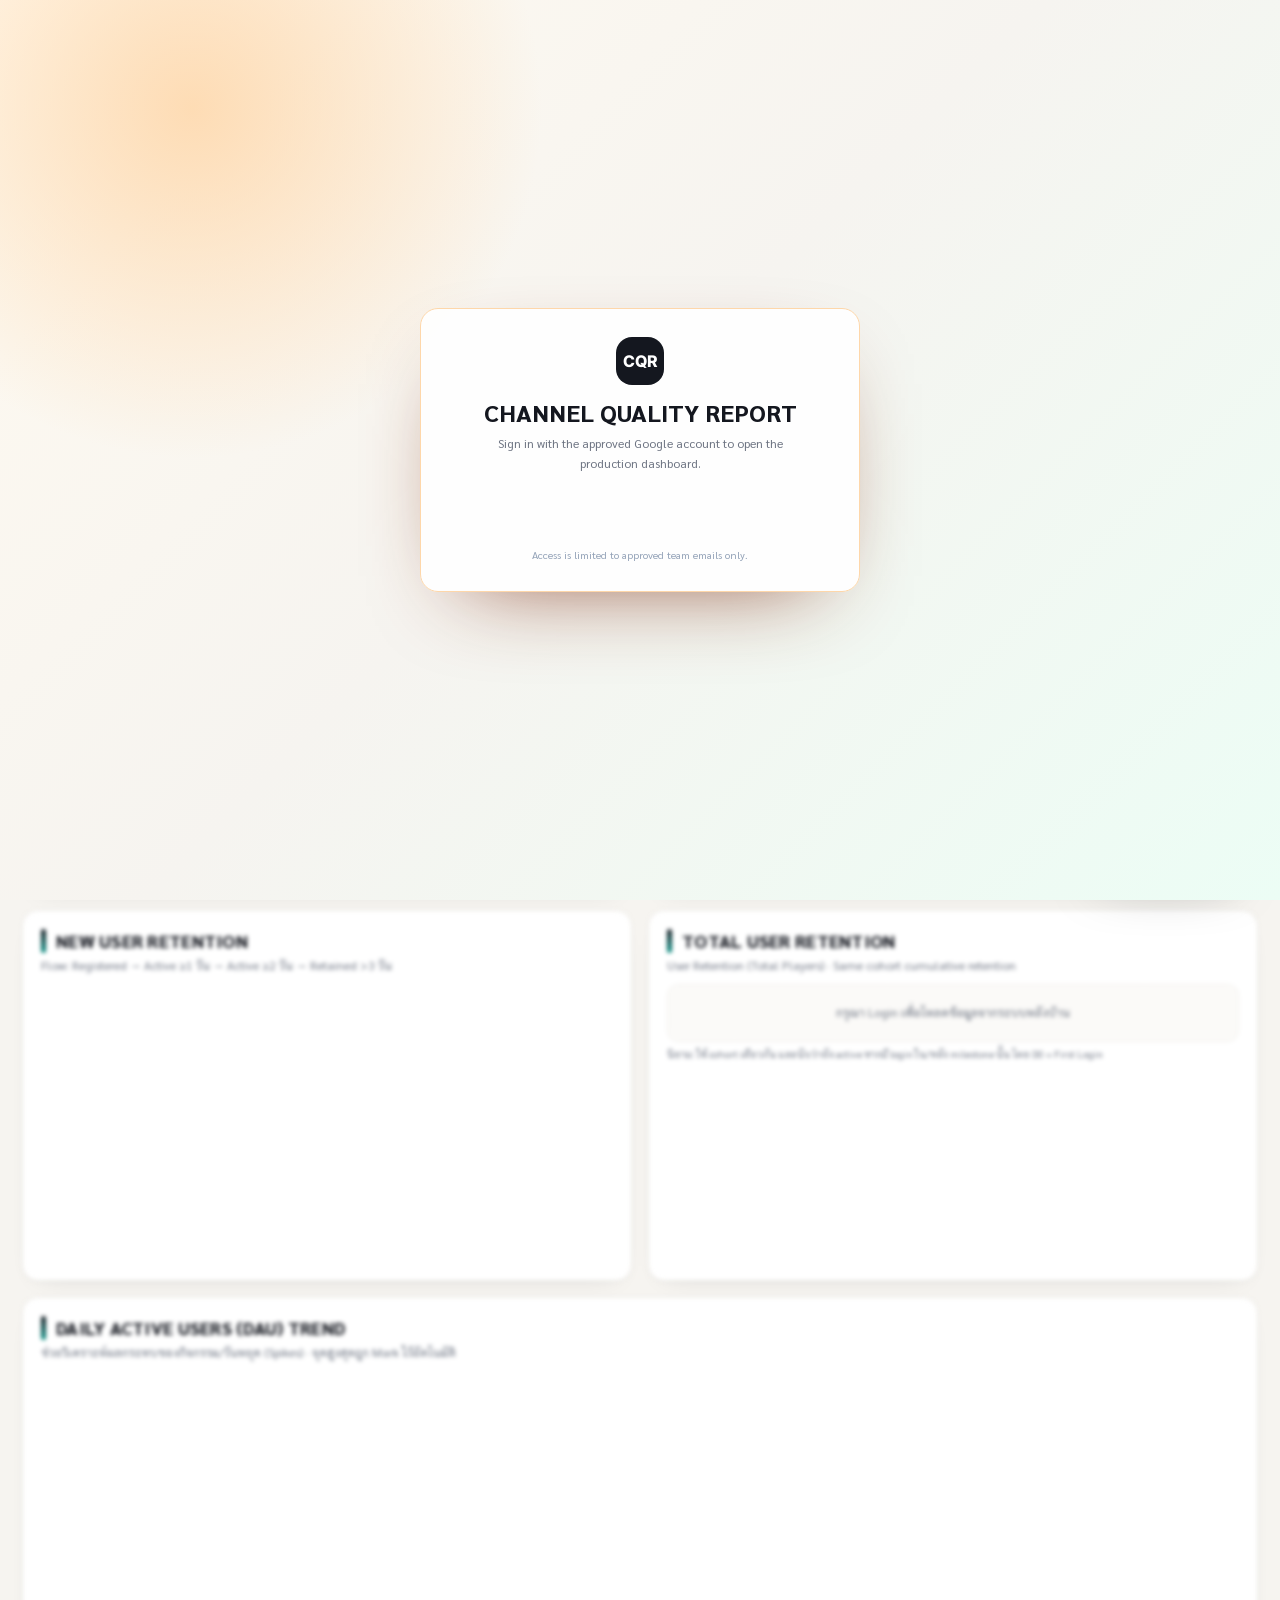
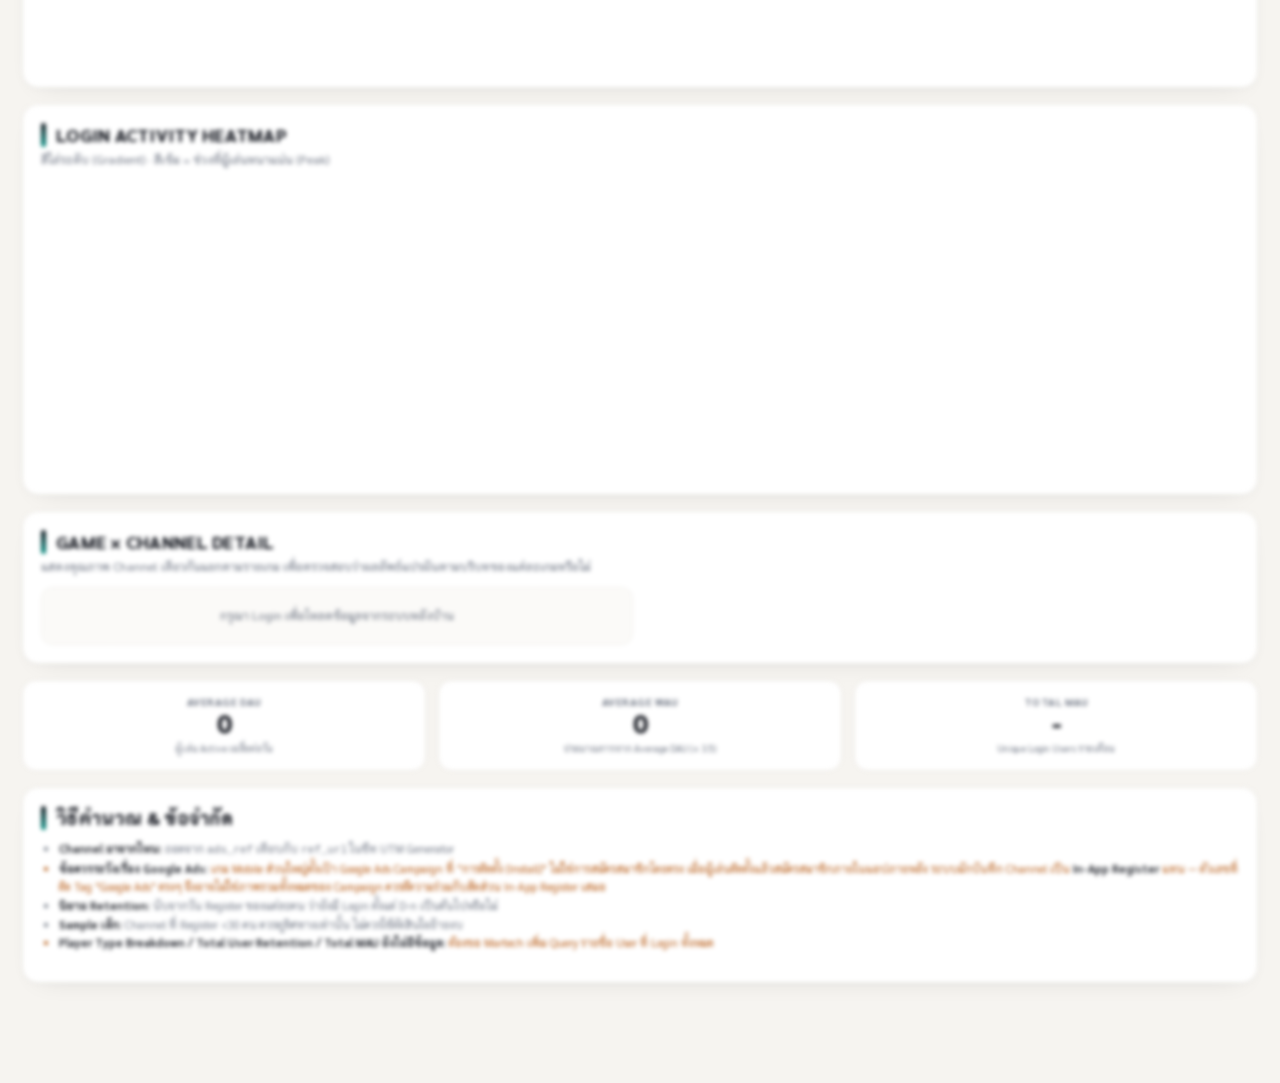
<file: ui-v2-local/legacy/dashboard-source.html>
<!DOCTYPE html>
<html lang="th">
<head>
<meta charset="UTF-8">
<meta name="viewport" content="width=device-width,initial-scale=1">
<title>CQR Channel Quality Report</title>
<link href="https://fonts.googleapis.com/css2?family=Sarabun:wght@400;500;600;700&family=Inter:wght@600;700;800&display=swap" rel="stylesheet">
<script src="https://accounts.google.com/gsi/client" async defer></script>
<style>
:root{
 --ink:#14171f;--sub:#6b7280;--line:#eceae6;--bg:#f6f4f0;
 --good:#0d9488;--good-bg:#f0fdfa;--warn:#b45309;--warn-bg:#fffbeb;--bad:#be123c;--bad-bg:#fff1f2;
 --accent:#1e1b4b;--accent2:#4338ca;--accent-bg:#eef2ff;
 --c1:#4338ca;--c1-bg:#eef2ff;--c3:#0284c7;--c3-bg:#eff8ff;--c4:#0d9488;--c4-bg:#f0fdfa;
 --c5:#7c3aed;--c5-bg:#f5f3ff;--c6:#d97706;--c6-bg:#fffbeb;
 --c7:#0891b2;--c7-bg:#ecfeff;--c8:#0e7490;--c8-bg:#ecfeff;--c9:#155e75;--c9-bg:#ecfeff;
 --fb:#2563eb;--gg:#d97706;--inapp:#94a3b8;--organic:#cbd5e1;
}
*{box-sizing:border-box;}
body{margin:0;font-family:'Sarabun',sans-serif;background:var(--bg);color:var(--ink);}
body.auth-locked{overflow:hidden;}
body.auth-locked header,body.auth-locked .wrap,body.auth-locked .fab{filter:blur(2px);pointer-events:none;user-select:none;}
.num{font-family:'Inter',sans-serif;font-variant-numeric:tabular-nums;}

header{position:sticky;top:0;z-index:50;background:rgba(255,255,255,.96);border-bottom:1px solid var(--line);box-shadow:0 1px 3px rgba(20,23,31,.05);backdrop-filter:blur(12px);}
.hbar{max-width:1360px;margin:0 auto;padding:16px 22px;display:grid;grid-template-columns:minmax(280px,1fr);gap:12px;}
.hbar h1{font-size:16px;font-weight:800;margin:0;white-space:nowrap;}
.hbar h1 span{color:var(--accent2);}
.hfilters{display:grid;grid-template-columns:minmax(210px,1.15fr) minmax(180px,1fr) minmax(180px,.95fr) minmax(170px,.9fr) 160px 150px auto auto;gap:8px;align-items:center;background:linear-gradient(135deg,#fffaf0 0%,#fff 100%);border:1px solid #fed7aa;border-radius:18px;padding:10px;box-shadow:0 20px 52px -36px rgba(154,52,18,.8);}
.hfilters select{font-family:'Sarabun';font-size:12px;padding:7px 11px;border-radius:12px;border:1px solid #e7e3dc;background:#fff;min-width:0;height:42px;font-weight:800;color:var(--ink);box-shadow:0 10px 24px -24px rgba(20,23,31,.8);}
.hfilters select:focus{outline:none;border-color:#fdba74;background:#fff;box-shadow:0 0 0 3px #ffedd5;}
.export-menu{position:relative;width:150px;justify-self:end;}
.export-menu summary{list-style:none;width:150px;height:42px;border:0;background:#14171f;color:#fff;border-radius:12px;padding:0 16px;font-family:'Sarabun';font-size:12px;font-weight:900;cursor:pointer;display:flex;align-items:center;justify-content:center;}
.export-menu summary::-webkit-details-marker{display:none}
.export-options{position:absolute;right:0;top:48px;width:150px;background:#fff;border:1px solid #e7e3dc;border-radius:12px;padding:6px;box-shadow:0 18px 44px -24px rgba(20,23,31,.7);display:grid;gap:4px;z-index:80}
.export-options button{height:34px;border:0;border-radius:9px;background:#fff;color:var(--ink);font-family:'Sarabun';font-size:11.5px;font-weight:800;text-align:left;padding:0 9px;cursor:pointer}
.export-options button:hover{background:#fff7ed;color:#7c2d12}
.export-btn{height:42px;border:0;background:#14171f;color:#fff;border-radius:12px;padding:0 13px;font-family:'Sarabun';font-size:11.5px;font-weight:900;cursor:pointer;}
.export-btn:hover{background:#2a2f3b;}
.auth-logout{display:none;height:42px;border:1px solid #fed7aa;background:#fff7ed;color:#7c2d12;border-radius:12px;padding:0 13px;font-family:'Sarabun';font-size:11.5px;font-weight:900;cursor:pointer;}
.auth-ready .auth-logout{display:inline-flex;align-items:center;gap:6px;}
.auth-logout:hover{background:#ffedd5;}
.admin-panel-link{display:none;height:42px;border:1px solid #99f6e4;background:#f0fdfa;color:#115e59;border-radius:12px;padding:0 13px;font-family:'Sarabun';font-size:11.5px;font-weight:900;text-decoration:none;align-items:center;gap:6px;}
.auth-ready .admin-panel-link{display:inline-flex;}
.admin-panel-link:hover{background:#ccfbf1;}

.wrap{max-width:1360px;margin:0 auto;padding:20px 22px 100px;}
.grid{display:grid;gap:16px;align-items:stretch;}
.g-top{grid-template-columns:0.9fr 1.1fr;}
.g-2{grid-template-columns:1fr 1fr;}
@media(max-width:1100px){.hfilters{grid-template-columns:repeat(3,minmax(0,1fr))}.export-menu,.admin-panel-link,.auth-logout{min-width:0}}
@media(max-width:900px){.g-top,.g-2,.hfilters{grid-template-columns:1fr;}}

.card{background:#fff;border-radius:16px;padding:18px;border:1px solid var(--line);
 box-shadow:0 1px 2px rgba(20,23,31,.04),0 10px 26px -18px rgba(20,23,31,.16);}
.title{font-size:15px;font-weight:800;letter-spacing:.03em;text-transform:uppercase;}
.desc{font-size:11.5px;color:var(--sub);margin-top:3px;line-height:1.5;}
.colstack{display:flex;flex-direction:column;gap:16px;height:100%;}
.colstack .card:last-child{flex:1;display:flex;flex-direction:column;}

.ogrid{display:grid;grid-template-columns:1fr 1fr;gap:10px;margin-top:12px;}
.kcard{background:#fbfaf8;border:1px solid var(--line);border-radius:12px;padding:12px;}
.badge{width:30px;height:30px;border-radius:9px;display:flex;align-items:center;justify-content:center;margin-bottom:7px;}
.badge svg{width:15px;height:15px;}
.badge-circle{width:30px;height:30px;border-radius:50%;display:flex;align-items:center;justify-content:center;font-weight:800;font-size:11px;margin-bottom:7px;}
.kval{font-size:19px;font-weight:800;line-height:1;}
.kval small{font-family:'Sarabun';font-size:10px;font-weight:600;color:var(--sub);}
.klbl{font-size:10.5px;font-weight:700;margin-top:5px;}
.ksub{font-size:9px;color:var(--sub);margin-top:1px;line-height:1.4;}

.ai-line{display:flex;gap:8px;align-items:flex-start;padding:8px 0;border-bottom:1px solid #f4f2ef;font-size:11.5px;line-height:1.55;}
.ai-line:last-child{border-bottom:none;}
.ai-pill{font-size:9px;font-weight:700;padding:1px 7px;border-radius:99px;flex-shrink:0;margin-top:1px;white-space:nowrap;}

table{width:100%;border-collapse:collapse;font-size:11px;}
th{text-align:right;font-size:9px;text-transform:uppercase;color:var(--sub);padding:6px 5px;border-bottom:2px solid var(--line);font-weight:700;}
th:first-child,td:first-child{text-align:left;}
td{padding:8px 5px;border-bottom:1px solid #f4f2ef;text-align:right;vertical-align:top;}
.chip{display:inline-flex;align-items:center;gap:5px;font-weight:700;font-size:11px;}
.dot{width:7px;height:7px;border-radius:50%;display:inline-block;flex-shrink:0;}
.verdict-cell{font-size:10px;color:var(--sub);font-weight:400;line-height:1.55;text-align:left;padding-left:14px;min-width:230px;max-width:300px;}
.pill{display:inline-block;padding:2px 7px;border-radius:99px;font-size:10px;font-weight:800;}
.pill.good{background:var(--good-bg);color:var(--good);}
.pill.warn{background:var(--warn-bg);color:var(--warn);}
.pill.bad{background:var(--bad-bg);color:var(--bad);}

.gapbox{border:1.5px dashed var(--line);border-radius:12px;padding:20px;text-align:center;color:var(--sub);
 display:flex;flex-direction:column;align-items:center;gap:8px;min-height:180px;justify-content:center;}
.gapbox svg{width:26px;height:26px;opacity:.5;}
.gapbox .gt{font-size:11.5px;font-weight:700;color:var(--ink);}
.gapbox .gd{font-size:10px;max-width:260px;line-height:1.5;}

.stat3{display:grid;grid-template-columns:1fr 1fr 1fr;gap:12px;}
@media(max-width:700px){.stat3{grid-template-columns:1fr;}}
.statcard{background:#fff;border:1px solid var(--line);border-radius:14px;padding:14px 16px;text-align:center;
 display:flex;flex-direction:column;align-items:center;gap:4px;justify-content:center;}
.statcard.gap{border-style:dashed;color:var(--sub);}
.statcard.gap svg{width:20px;height:20px;opacity:.45;}
.stat-label{font-size:10.5px;font-weight:700;letter-spacing:.05em;text-transform:uppercase;color:var(--sub);}
.statval{font-size:24px;font-weight:800;line-height:1.1;}
.stat-desc{font-size:9.5px;color:var(--sub);max-width:230px;line-height:1.45;}

/* ── Game x Channel Detail: ใช้ table จริง แก้ปัญหา column ลอย ── */
.sm-grid{display:grid;grid-template-columns:1fr 1fr;gap:14px;margin-top:12px;}
@media(max-width:820px){.sm-grid{grid-template-columns:1fr;}}
.gm-card{background:#fbfaf8;border:1px solid var(--line);border-radius:12px;padding:14px;}
.gm-head{display:flex;justify-content:space-between;align-items:baseline;margin-bottom:8px;}
.gm-name{font-weight:700;font-size:12.5px;}
.gm-total{font-size:10px;color:var(--sub);}
.gm-table{width:100%;border-collapse:collapse;font-size:10px;table-layout:fixed;}
.gm-table th{font-size:8.5px;padding:4px 3px;border-bottom:1.5px solid var(--line);}
.gm-table td{padding:6px 3px;border-bottom:1px solid #f1f0ee;vertical-align:middle;}
.gm-table th:first-child,.gm-table td:first-child{width:38%;}
.gm-table th:not(:first-child),.gm-table td:not(:first-child){text-align:right;width:12.4%;}
.gm-ch{display:flex;align-items:center;gap:5px;font-weight:600;font-size:10px;}

.footnote{font-size:11px;color:var(--sub);line-height:1.7;}
.footnote b{color:var(--ink);}

/* ══ AI Assistant — Professional redesign ══ */
.fab{position:fixed;bottom:24px;right:24px;height:48px;padding:0 18px 0 14px;border-radius:26px;
 background:linear-gradient(135deg,#1e1b4b 0%,#4338ca 100%);color:#fff;display:flex;align-items:center;gap:9px;
 box-shadow:0 10px 30px -6px rgba(30,27,75,.45),0 2px 6px rgba(30,27,75,.2);cursor:pointer;z-index:100;
 transition:transform .18s ease,box-shadow .18s ease;font-size:12.5px;font-weight:600;letter-spacing:.01em;}
.fab:hover{transform:translateY(-2px);box-shadow:0 14px 36px -6px rgba(30,27,75,.55);}
.fab svg{width:19px;height:19px;}
.fab.hidden{opacity:0;pointer-events:none;transform:scale(.9);}

.chat-panel{position:fixed;bottom:24px;right:24px;width:380px;max-width:calc(100vw - 32px);background:#fff;
 border-radius:18px;border:1px solid rgba(30,27,75,.1);box-shadow:0 24px 60px -12px rgba(20,23,31,.3);
 z-index:101;display:none;flex-direction:column;overflow:hidden;max-height:min(560px,80vh);}
.chat-panel.open{display:flex;animation:slideUp .22s cubic-bezier(.16,1,.3,1);}
@keyframes slideUp{from{opacity:0;transform:translateY(12px) scale(.98);}to{opacity:1;transform:none;}}
.chat-head{background:linear-gradient(135deg,#1e1b4b 0%,#4338ca 100%);color:#fff;padding:16px 18px;
 display:flex;align-items:center;gap:11px;}
.chat-head .ic{width:34px;height:34px;border-radius:10px;background:rgba(255,255,255,.14);
 display:flex;align-items:center;justify-content:center;flex-shrink:0;}
.chat-head .ic svg{width:18px;height:18px;}
.chat-head .txt{flex:1;}
.chat-head .t1{font-size:13.5px;font-weight:700;line-height:1.2;}
.chat-head .t2{font-size:10px;opacity:.72;margin-top:2px;}
.chat-head .close{cursor:pointer;opacity:.7;transition:.15s;padding:4px;}
.chat-head .close:hover{opacity:1;}
.chat-head .close svg{width:16px;height:16px;}
.chat-body{padding:16px;overflow-y:auto;flex:1;display:flex;flex-direction:column;gap:10px;background:#fbfaf9;}
.chat-msg{font-size:12px;background:#fff;border:1px solid var(--line);border-radius:12px;padding:11px 13px;line-height:1.6;
 box-shadow:0 1px 2px rgba(20,23,31,.03);}
.chat-msg.user{align-self:flex-end;background:var(--accent-bg);border-color:#c7d2fe;max-width:85%;}
.chat-msg.assistant{align-self:flex-start;max-width:92%;}
.chat-suggest{display:flex;flex-wrap:wrap;gap:6px;margin-top:2px;}
.chat-chip{font-size:10.5px;padding:6px 11px;border-radius:99px;background:#fff;border:1px solid var(--line);
 color:var(--accent2);cursor:pointer;font-weight:600;transition:.15s;}
.chat-chip:hover{background:var(--accent-bg);border-color:var(--accent2);}
.chat-foot{padding:12px;border-top:1px solid var(--line);display:flex;gap:8px;background:#fff;align-items:center;}
.chat-foot input{flex:1;border:1px solid var(--line);border-radius:11px;padding:10px 13px;font-size:12px;
 font-family:'Sarabun';background:#fbfaf9;transition:.15s;}
.chat-foot input:focus{outline:none;border-color:var(--accent2);background:#fff;}
.chat-send-btn{width:38px;height:38px;border-radius:11px;background:linear-gradient(135deg,#1e1b4b,#4338ca);
 color:#fff;display:flex;align-items:center;justify-content:center;flex-shrink:0;border:none;cursor:pointer;transition:.15s;}
.chat-send-btn:hover{opacity:.88;}
.chat-send-btn:disabled,.chat-foot input:disabled{opacity:.55;cursor:not-allowed;}
.chat-send-btn svg{width:16px;height:16px;}
.chat-note{font-size:9.5px;color:var(--sub);padding:0 14px 12px;background:#fff;display:flex;gap:5px;align-items:center;}
.chat-note svg{width:12px;height:12px;flex-shrink:0;}

@media(max-width:600px){
  .hbar h1{font-size:14px;} .hfilters{width:100%;margin-left:0;} .hfilters select{flex:1;min-width:0;}
  .chat-panel{right:12px;left:12px;bottom:12px;width:auto;max-height:82vh;} .fab{right:16px;bottom:16px;}
}

.card{position:relative;}
.hbar{padding:16px 22px;}
.brand-title{display:flex;align-items:center;gap:13px;min-width:320px;}
.brand-mark{width:40px;height:40px;border-radius:14px;background:linear-gradient(145deg,#14171f,#252a36);color:#fff;display:flex;align-items:center;justify-content:center;font-family:'Inter',sans-serif;font-size:13px;font-weight:800;letter-spacing:.02em;box-shadow:0 16px 34px -22px rgba(20,23,31,.95), inset 0 0 0 1px rgba(255,255,255,.08);}
.brand-copy{display:flex;flex-direction:column;gap:1px;}
.brand-main{font-size:21px;font-weight:800;line-height:1.02;letter-spacing:.015em;text-transform:uppercase;color:var(--ink);}
.brand-main span{color:#0d9488;}
.brand-sub{font-size:11px;color:var(--sub);font-weight:700;letter-spacing:.02em;text-transform:none;margin-top:3px;line-height:1.35;}
.hfilters select{height:42px;border-radius:12px;background:#fbfaf8;border-color:#e5e7eb;box-shadow:0 1px 2px rgba(20,23,31,.03);}
.card>.title{display:flex;align-items:center;gap:10px;color:var(--ink);line-height:1.2;margin-bottom:3px;font-size:18px;font-weight:800;letter-spacing:.015em;text-transform:uppercase;}
.card>.title:before{content:"";width:5px;height:24px;border-radius:99px;background:linear-gradient(180deg,#14171f 0%,#0d9488 100%);display:inline-block;flex-shrink:0;box-shadow:0 8px 18px -12px rgba(13,148,136,.85);}
.desc{font-size:12px;}
th{text-align:center;vertical-align:middle;}
td{vertical-align:middle;}
.gm-table th:not(:first-child),.gm-table td:not(:first-child){text-align:center;}
.gm-table td.num{text-align:center;}
.gm-table .pill{min-width:42px;text-align:center;}
.verdict-cell{text-align:left;line-height:1.5;}
.chartbox{height:278px;min-height:240px;width:100%;}
.ptype-grid{display:grid;grid-template-columns:minmax(190px,.95fr) minmax(210px,1fr);gap:12px;align-items:center;}
.ptype-stats{display:flex;flex-direction:column;gap:8px;}
.ptype-item{display:grid;grid-template-columns:auto 1fr auto;gap:8px;align-items:center;padding:8px 9px;border:1px solid var(--line);border-radius:10px;background:#fbfaf8;font-size:11px;}
.ptype-dot{width:9px;height:9px;border-radius:50%;}
.ptype-label{font-weight:700;line-height:1.25;}
.ptype-val{font-family:'Inter',sans-serif;font-weight:800;font-variant-numeric:tabular-nums;}
.metricbox{display:flex;flex-direction:column;gap:9px;}
.metric-row{display:grid;grid-template-columns:1.1fr .45fr 1fr;gap:10px;align-items:center;font-size:11px;}
.metric-name{font-weight:700;}
.metric-val{text-align:right;font-family:'Inter',sans-serif;font-weight:800;font-variant-numeric:tabular-nums;}
.metric-bar{height:8px;background:#f1f5f9;border-radius:99px;overflow:hidden;}
.metric-fill{height:100%;border-radius:99px;background:var(--accent2);}
.metric-note{font-size:10px;color:var(--sub);line-height:1.5;margin-top:4px;}
.mini-ret{display:grid;grid-template-columns:repeat(4,1fr);gap:8px;}
.mini-ret .kcard{text-align:center;padding:12px 8px;}
.pending-note{border:1.5px dashed var(--line);border-radius:12px;padding:18px;text-align:center;color:var(--sub);font-size:11px;line-height:1.6;}
.fab{height:72px;padding:0 28px;border-radius:22px;background:linear-gradient(135deg,#14171f 0%,#2a2f3b 100%);color:#fff;border:1px solid #2a2f3b;box-shadow:0 24px 58px -30px rgba(20,23,31,.95),0 0 0 1px rgba(255,255,255,.08) inset;gap:13px;right:28px;bottom:28px;}
.fab:hover{transform:translateY(-1px);box-shadow:0 20px 42px -24px rgba(217,119,6,1);}
.fab svg{width:26px;height:26px;color:#ffb020;}
.fab span{font-weight:900;letter-spacing:.02em;font-size:20px;}
.fab span:after{content:"";display:none;}
.chat-panel{width:360px;border-radius:16px;border:1px solid #fed7aa;box-shadow:0 28px 70px -34px rgba(124,45,18,.72);background:#fff;}
.chat-head{background:linear-gradient(135deg,#fff7ed 0%,#fffbeb 100%);color:var(--ink);border-bottom:1px solid #fed7aa;padding:14px 16px;}
.chat-head .ic{width:30px;height:30px;border-radius:10px;background:#ffedd5;color:#d97706;}
.chat-head .ic svg{width:15px;height:15px;}
.chat-head .t1{font-size:14px;font-weight:800;}
.chat-head .t2{font-size:10.5px;color:var(--sub);opacity:1;}
.chat-head .close{color:var(--sub);opacity:1;}
.chat-body{background:#fff;padding:14px;}
.chat-msg{border-color:#eef0f2;border-radius:12px;background:#fbfaf8;box-shadow:none;}
.chat-msg.user{background:#eef2ff;border-color:#c7d2fe;}
.chat-msg.assistant{background:#fbfaf8;}
.chat-chip{border-color:#fed7aa;color:#7c2d12;background:#fffaf0;border-radius:10px;padding:7px 10px;}
.chat-chip:hover{background:#ffedd5;border-color:#fdba74;transform:none;box-shadow:none;}
.chat-foot{border-top:1px solid #eef0f2;background:#fff;padding:12px 14px;}
.chat-foot input{border-radius:10px;background:#fbfaf8;}
.chat-send-btn{border-radius:10px;background:#d97706;}
.chat-note{background:#fff;color:#94a3b8;padding:0 14px 12px;}
.period-hidden{visibility:hidden;pointer-events:none;}
@media(max-width:700px){.brand-title{min-width:0}.brand-main{font-size:16px}.brand-mark{width:32px;height:32px}.card>.title{font-size:16px}.metric-row{grid-template-columns:1fr .45fr;}.metric-bar{grid-column:1/-1}.mini-ret{grid-template-columns:1fr 1fr;}.ptype-grid{grid-template-columns:1fr;}.chartbox{height:240px;}}

.auth-screen{position:fixed;inset:0;z-index:999;background:radial-gradient(circle at 15% 12%,rgba(254,215,170,.85),transparent 26%),linear-gradient(135deg,#fffaf0 0%,#f6f4f0 48%,#ecfdf5 100%);display:flex;align-items:center;justify-content:center;padding:24px;}
.auth-ready .auth-screen{display:none;}
.auth-card{width:min(440px,100%);background:rgba(255,255,255,.92);border:1px solid #fed7aa;border-radius:18px;box-shadow:0 30px 90px -46px rgba(124,45,18,.9);padding:28px;text-align:center;}
.auth-badge{width:48px;height:48px;border-radius:16px;background:#14171f;color:#fff;display:flex;align-items:center;justify-content:center;font-family:'Inter',sans-serif;font-weight:800;margin:0 auto 14px;box-shadow:0 18px 36px -26px rgba(20,23,31,.9);}
.auth-title{font-size:24px;font-weight:800;line-height:1.15;margin:0;color:var(--ink);}
.auth-sub{font-size:12px;color:var(--sub);line-height:1.6;margin:8px auto 18px;max-width:340px;}
.auth-google{display:flex;justify-content:center;min-height:44px;margin:6px 0 12px;}
.auth-error{display:none;border:1px solid #fecdd3;background:#fff1f2;color:#be123c;border-radius:12px;padding:10px 12px;font-size:11.5px;line-height:1.5;margin-top:12px;}
.auth-note{font-size:10.5px;color:#94a3b8;line-height:1.55;margin-top:12px;}
.data-loading{border:1.5px dashed var(--line);border-radius:12px;padding:18px;text-align:center;color:var(--sub);font-size:12px;line-height:1.65;background:#fbfaf8;}

</style>
</head>
<body class="auth-locked">

<div class="auth-screen" id="authScreen">
  <div class="auth-card">
    <div class="auth-badge">CQR</div>
    <h1 class="auth-title">CHANNEL QUALITY REPORT</h1>
    <div class="auth-sub">Sign in with the approved Google account to open the production dashboard.</div>
    <div id="googleSignIn" class="auth-google"></div>
    <div id="authError" class="auth-error"></div>
    <div class="auth-note">Access is limited to approved team emails only.</div>
  </div>
</div>

<header>
  <div class="hbar">
    <div class="brand-title"><div class="brand-mark">CQR</div><div class="brand-copy"><div class="brand-main">CHANNEL QUALITY REPORT</div><div class="brand-sub">รีพอร์ตคุณภาพผู้เล่นจาก Register, Channel และ Retention รายเกม</div></div></div>
    <div class="hfilters">
      <select id="f-game" onchange="renderAll()">
        <option value="ALL" selected>ทุกเกม (รวม 4 เกม)</option>
        <option value="CBM_TH">CBM TH</option><option value="CBM_SEA">CBM SEA</option>
        <option value="CBPC_TH">CBPC TH</option><option value="CBPC_SEA">CBPC SEA</option>
      </select>
      <select id="f-channel" onchange="renderAll()"><option value="all">ทุก Channel</option>
        <option>Facebook Ads</option><option>Google Ads</option>
        <option>In-App Register</option><option>Organic / Unknown</option></select>
      <select id="f-month" onchange="syncWeekOptions();renderAll()"></select>
      <select id="f-period-type" onchange="syncWeekOptions();renderAll()">
        <option value="month" selected>Monthly View</option>
        <option value="week">Weekly View</option>
      </select>
      <select id="f-week" class="period-hidden" onchange="renderAll()"></select>
      <details class="export-menu">
        <summary>EXPORT</summary>
        <div class="export-options">
          <button type="button" onclick="exportDashboardFile('md')">Export MD</button>
          <button type="button" onclick="exportDashboardFile('csv')">Export CSV</button>
          <button type="button" onclick="exportDashboardFile('json')">Export JSON</button>
        </div>
      </details>
      <a class="admin-panel-link" id="adminPanelLink" href="copilot.html?panel=admin">ADMIN PANEL</a>
      <button class="auth-logout" id="authLogout" type="button" onclick="signOutUser()">SIGN OUT</button>
    </div>
  </div>
</header>

<div class="wrap">
  <div class="grid g-top">
    <div class="card">
      <div class="title">OVERVIEW</div>
      <div class="desc" id="ov-desc">ตัวเลขสรุปประจำเดือน</div>
      <div class="ogrid" id="overview-grid"></div>
    </div>
    <div class="colstack">
      <div class="card">
        <div class="title">AI SUMMARY</div>
        <div class="desc">บทวิเคราะห์อัตโนมัติประจำเดือน — Pre-generate ล่วงหน้า อัปเดตทุกวันจันทร์</div>
        <div style="margin-top:10px;" id="ai-summary"></div>
      </div>
      <div class="card">
        <div class="title">CHANNEL QUALITY SUMMARY</div>
        <div class="desc">เปรียบเทียบคุณภาพผู้เล่นที่ได้จากแต่ละช่องทางการตลาด โดยวัดจากอัตราการกลับมาใช้งานซ้ำ (Retention Rate) ไม่ใช่เพียงปริมาณ Register</div>
        <div style="overflow-x:auto;margin-top:10px;">
          <table><thead><tr><th>Channel</th><th>Reg</th><th>D1</th><th>D3</th><th>D7</th><th>D14</th><th style="text-align:left;padding-left:14px;">ข้อสังเกต</th></tr></thead>
          <tbody id="channel-tbody"></tbody></table>
        </div>
      </div>
    </div>
  </div>

  <div class="grid g-2" style="margin-top:16px;">
    <div class="card">
      <div class="title">CHANNEL RETENTION CURVE</div>
      <div class="desc" id="curve-desc"></div>
      <div id="curve" style="height:300px;margin-top:8px;"></div>
    </div>
    <div class="card">
      <div class="title">PLAYER TYPE BREAKDOWN</div>
      <div class="desc">แบ่งผู้เล่น Active ตามประเภทจากข้อมูล Login รายเดือน</div>
      <div id="player-type-box" class="ptype-grid" style="margin-top:12px;">
        <div id="pie" class="chartbox"></div>
        <div id="pie-stats" class="ptype-stats"></div>
      </div>
    </div>
  </div>

  <div class="grid g-2" style="margin-top:16px;">
    <div class="card">
      <div class="title">NEW USER RETENTION</div>
      <div class="desc">Flow: Registered → Active ≥1 วัน → Active ≥2 วัน → Retained &gt;3 วัน</div>
      <div id="funnel" style="height:280px;margin-top:8px;"></div>
    </div>
    <div class="card">
      <div class="title">TOTAL USER RETENTION</div>
      <div class="desc">User Retention (Total Players) · Same cohort cumulative retention</div>
      <div id="total-retention-box" style="margin-top:10px;">
        <div id="ret" class="chartbox"></div>
      </div>
      <div class="metric-note">นิยาม: ใช้ cohort เดียวกัน และนับว่ายัง active หากมี login ใน/หลัง milestone นั้น โดย D0 = First Login</div>
    </div>
  </div>

  <div class="card" style="margin-top:16px;">
    <div class="title">DAILY ACTIVE USERS (DAU) TREND</div>
    <div class="desc">ช่วยวิเคราะห์ผลกระทบของกิจกรรม/วันหยุด (Spikes) · จุดสูงสุดถูก Mark ไว้อัตโนมัติ</div>
    <div id="dau" style="height:300px;margin-top:8px;"></div>
  </div>

  <div class="card" style="margin-top:16px;">
    <div class="title">LOGIN ACTIVITY HEATMAP</div>
    <div class="desc">สีไล่ระดับ (Gradient) · สีเข้ม = ช่วงที่ผู้เล่นหนาแน่น (Peak)</div>
    <div id="heat" style="height:300px;margin-top:8px;"></div>
  </div>

  <div class="card" style="margin-top:16px;">
    <div class="title">GAME × CHANNEL DETAIL</div>
    <div class="desc">แสดงคุณภาพ Channel เดียวกันแยกตามรายเกม เพื่อตรวจสอบว่าผลลัพธ์แปรผันตามบริบทของแต่ละเกมหรือไม่</div>
    <div class="sm-grid" id="sm-grid"></div>
  </div>

  <div class="stat3" style="margin-top:16px;">
    <div class="statcard"><div class="stat-label">Average DAU</div><div class="statval num" id="v-dau">0</div>
      <div class="stat-desc">ผู้เล่น Active เฉลี่ยต่อวัน</div></div>
    <div class="statcard"><div class="stat-label">Average WAU</div><div class="statval num" id="v-wau">0</div>
      <div class="stat-desc">ประมาณการจาก Average DAU (× 3.5)</div></div>
    <div class="statcard" id="mau-card"><div class="stat-label">Total MAU</div><div class="statval num" id="v-mau">-</div>
      <div class="stat-desc" id="v-mau-desc">Unique Login Users รายเดือน</div></div>
  </div>

  <div class="card" style="margin-top:16px;">
    <div class="title">วิธีคำนวณ &amp; ข้อจำกัด</div>
    <ul class="footnote" style="margin-top:10px;padding-left:18px;">
      <li><b>Channel มาจากไหน:</b> ถอดจาก <code>ads_ref</code> เทียบกับ <code>ref_url</code> ในชีท UTM Generator</li>
      <li style="color:var(--warn);"><b>ข้อควรระวังเรื่อง Google Ads:</b> เกม Mobile ส่วนใหญ่ตั้งเป้า Google Ads Campaign ที่ "การติดตั้ง (Install)" ไม่ใช่การสมัครสมาชิกโดยตรง เมื่อผู้เล่นติดตั้งแล้วสมัครสมาชิกภายในแอปภายหลัง ระบบมักบันทึก Channel เป็น <b>In-App Register</b> แทน — ตัวเลขที่ติด Tag "Google Ads" ตรงๆ จึงอาจไม่ใช่ภาพรวมทั้งหมดของ Campaign ควรตีความร่วมกับสัดส่วน In-App Register เสมอ</li>
      <li><b>นิยาม Retention:</b> นับจากวัน Register ของแต่ละคน ว่ายังมี Login ตั้งแต่ D-n เป็นต้นไปหรือไม่</li>
      <li><b>Sample เล็ก:</b> Channel ที่ Register &lt;30 คน ควรดูทิศทางเท่านั้น ไม่ควรใช้ตัดสินใจย้ายงบ</li>
      <li style="color:var(--warn);"><b>Player Type Breakdown / Total User Retention / Total MAU ยังไม่มีข้อมูล:</b> ต้องขอ Martech เพิ่ม Query รายชื่อ User ที่ Login ทั้งหมด</li>
    </ul>
  </div>
</div>

<div class="fab" id="fab" onclick="openAiChat()"><svg viewBox="0 0 24 24" fill="none" stroke="currentColor" stroke-width="1.6" stroke-linecap="round" stroke-linejoin="round"><path d="M12 3l1.9 5.2L19 10l-5.1 1.8L12 17l-1.9-5.2L5 10l5.1-1.8L12 3Z"/><path d="M18.5 15.5l.8 2.2 2.2.8-2.2.8-.8 2.2-.8-2.2-2.2-.8 2.2-.8.8-2.2Z"/></svg><span>AI CHAT</span></div>
<div class="chat-panel" id="chatPanel">
  <div class="chat-head">
    <div class="ic"><svg viewBox="0 0 24 24" fill="none" stroke="currentColor" stroke-width="1.6" stroke-linecap="round" stroke-linejoin="round"><path d="M12 3l1.9 5.2L19 10l-5.1 1.8L12 17l-1.9-5.2L5 10l5.1-1.8L12 3Z"/><path d="M18.5 15.5l.8 2.2 2.2.8-2.2.8-.8 2.2-.8-2.2-2.2-.8 2.2-.8.8-2.2Z"/></svg></div>
    <div class="txt"><div class="t1">AI CHAT</div><div class="t2">Quick dashboard questions</div></div>
    <div class="close" onclick="toggleChat()"><svg viewBox="0 0 24 24" fill="none" stroke="currentColor" stroke-width="2" stroke-linecap="round"><path d="M6 6l12 12M18 6L6 18"/></svg></div>
  </div>
  <div class="chat-body">
    <div class="chat-msg">เลือกคำถามสั้น ๆ หรือพิมพ์โจทย์ที่อยากให้ช่วยอ่านจาก dashboard นี้</div>
    <div class="chat-suggest">
      <span class="chat-chip">Google Ads D1 ต่ำเพราะอะไร</span>
      <span class="chat-chip">เกมไหนคุณภาพดีที่สุด</span>
      <span class="chat-chip">เทียบ Monthly / Weekly</span>
      <span class="chat-chip">สรุป Weekly Alert ล่าสุด</span>
    </div>
  </div>
  <div class="chat-foot"><input id="aiAskInput" placeholder="Ask about this dashboard..." maxlength="500">
    <button id="aiAskSend" class="chat-send-btn" type="button" onclick="sendAiAsk()"><svg viewBox="0 0 24 24" fill="none" stroke="currentColor" stroke-width="2" stroke-linecap="round" stroke-linejoin="round"><path d="M12 19V5M5 12l7-7 7 7"/></svg></button></div>
  <div class="chat-note" id="aiAskNote"><svg viewBox="0 0 24 24" fill="none" stroke="currentColor" stroke-width="1.8"><circle cx="12" cy="12" r="9"/><path d="M12 11v5.5"/><circle cx="12" cy="8" r="0.8" fill="currentColor" stroke="none"/></svg><span>Gemini 2.5 · grounded by summary cache + weekly alert log</span></div>
</div>

<script>
const AUTH_CONFIG = {
  clientId: '496972749333-ddnqu2jefebjcuhj8koar6d66v510qou.apps.googleusercontent.com',
  appsScriptUrl: 'https://script.google.com/macros/s/AKfycbyZwor9CRKgKWTf2Zs0rTWHDo3qGniF7swEv1cszTHJ5oAZbKCiMzp_86UGUuiecI-mQQ/exec',
  presentationMode: false,
  allowedEmails: [
    'bwm.workco@gmail.com',
    'eveningbs@gmail.com',
    'ksbing34@gmail.com',
    'mkt.performance.center@gmail.com',
    'tipchareon.t@gmail.com'
  ]
};

function decodeJwtPayload(token){
  try{
    const base64 = token.split('.')[1].replace(/-/g,'+').replace(/_/g,'/');
    const json = decodeURIComponent(atob(base64).split('').map(c=>'%'+('00'+c.charCodeAt(0).toString(16)).slice(-2)).join(''));
    return JSON.parse(json);
  }catch(e){ return null; }
}

function showAuthError(message){
  const box = document.getElementById('authError');
  if(!box) return;
  box.textContent = message;
  box.style.display = 'block';
}

function getSavedSession(){
  try{
    const saved = JSON.parse(sessionStorage.getItem('cqr_auth') || 'null');
    if(!saved || !saved.email || !saved.exp || saved.exp * 1000 <= Date.now()) return null;
    if(AUTH_CONFIG.presentationMode && !AUTH_CONFIG.allowedEmails.includes(saved.email.toLowerCase())) return null;
    if(!AUTH_CONFIG.presentationMode && !saved.sessionToken) return null;
    return saved;
  }catch(e){ return null; }
}

function isSuperAdminSession(session){
  return String(session?.role_id || session?.role || '').toLowerCase() === 'super_admin' || session?.is_super_admin === true;
}

function isManagerPlusSession(session){
  const role = String(session?.role_id || session?.role || '').toLowerCase();
  return ['manager','admin','super_admin'].includes(role) || session?.is_super_admin === true;
}

function updateAdminPanelAccess(session){
  document.body.classList.toggle('super-admin', isSuperAdminSession(session));
  document.body.classList.toggle('manager-plus', isManagerPlusSession(session));
}

function unlockDashboard(profile, authToken){
  if(AUTH_CONFIG.presentationMode){
    const previewSession = {
      email: (profile.email || '').toLowerCase(),
      name: profile.name || profile.email || 'CQR user',
      picture: profile.picture || '',
      exp: profile.exp || Math.floor(Date.now()/1000) + 3600
    };
    sessionStorage.setItem('cqr_auth', JSON.stringify(previewSession));
    document.body.classList.remove('auth-locked');
    document.body.classList.add('auth-ready');
    updateAdminPanelAccess(previewSession);
    return;
  }
  const session = {
    email: (profile.email || '').toLowerCase(),
    name: profile.name || profile.email || 'CQR user',
    picture: profile.picture || '',
    exp: profile.exp || Math.floor(Date.now()/1000) + 3600,
    sessionToken: authToken,
    role_id: profile.role_id || profile.role || '',
    role: profile.role || profile.role_id || '',
    is_super_admin: profile.is_super_admin === true
  };
  sessionStorage.setItem('cqr_auth', JSON.stringify(session));
  document.body.classList.remove('auth-locked');
  document.body.classList.add('auth-ready');
  updateAdminPanelAccess(session);
  loadSecureData(authToken);
}

async function loginWithBackend(idToken){
  const json = await callAppsScript('login', {id_token:idToken});
  if(json.ok === false) throw new Error(json.message || 'Login failed');
  if(!json.session_token || !json.user) throw new Error('Backend login response ไม่ครบ');
  return json;
}

async function loadSecureData(sessionToken){
  showDashboardLoading('กำลังโหลดข้อมูลจากระบบหลังบ้าน...');
  try{
    const month = document.getElementById('f-month')?.value || '';
    const game = document.getElementById('f-game')?.value || 'ALL';
    const json = await callAppsScript('dashboard.data', {session_token:sessionToken, period:month, game});
    if(json.ok === false) throw new Error(json.message || 'Data access denied');
    D = json.data || json.CQR_DATA || json;
    refreshDashboardMonths();
    renderAll();
  }catch(e){
    showDashboardUnavailable(`โหลดข้อมูลไม่สำเร็จ: ${e.message || e}`);
  }
}

function callAppsScript(action, params){
  return new Promise((resolve, reject)=>{
    const callback = `cqrApi_${Date.now()}_${Math.random().toString(36).slice(2)}`;
    const script = document.createElement('script');
    const timer = setTimeout(()=>{
      cleanup();
      reject(new Error('Apps Script ไม่ตอบกลับภายในเวลาที่กำหนด'));
    }, 25000);

    function cleanup(){
      clearTimeout(timer);
      delete window[callback];
      script.remove();
    }

    window[callback] = payload => {
      cleanup();
      resolve(payload || {});
    };

    script.onerror = () => {
      cleanup();
      reject(new Error('เรียก Apps Script ไม่สำเร็จ'));
    };
    const query = new URLSearchParams({action, callback, t:String(Date.now()), user_agent:navigator.userAgent});
    Object.keys(params || {}).forEach(key => query.set(key, params[key]));
    script.src = `${AUTH_CONFIG.appsScriptUrl}?${query.toString()}`;
    document.head.appendChild(script);
  });
}

async function handleCredentialResponse(response){
  const profile = decodeJwtPayload(response.credential);
  const email = (profile && profile.email ? profile.email : '').toLowerCase();
  if(!email){
    showAuthError('ไม่สามารถอ่านอีเมลจาก Google Sign-In ได้ กรุณาลองใหม่อีกครั้ง');
    return;
  }
  if(AUTH_CONFIG.presentationMode){
    if(!AUTH_CONFIG.allowedEmails.includes(email)){
      showAuthError(`อีเมล ${email} ยังไม่ได้รับสิทธิ์เข้าใช้งาน Dashboard นี้`);
      return;
    }
    unlockDashboard(profile, response.credential);
    return;
  }
  try{
    const login = await loginWithBackend(response.credential);
    const expiresAt = login.expires_at ? Math.floor(new Date(login.expires_at).getTime()/1000) : Math.floor(Date.now()/1000) + 3600;
    unlockDashboard({
      email: login.user.email,
      name: login.user.display_name || login.user.email,
      exp: expiresAt,
      role_id: login.user.role_id || login.user.role || '',
      role: login.user.role || login.user.role_id || '',
      is_super_admin: login.user.is_super_admin === true
    }, login.session_token);
  }catch(e){
    showAuthError(`ตรวจสอบสิทธิ์กับระบบหลังบ้านไม่สำเร็จ: ${e.message || e}`);
  }
}

function initAuth(){
  const saved = getSavedSession();
  if(saved){
    unlockDashboard(saved, saved.sessionToken);
    return;
  }
  if(!window.google || !google.accounts || !google.accounts.id){
    setTimeout(initAuth, 250);
    return;
  }
  google.accounts.id.initialize({
    client_id: AUTH_CONFIG.clientId,
    callback: handleCredentialResponse,
    auto_select: false,
    cancel_on_tap_outside: false
  });
  google.accounts.id.renderButton(document.getElementById('googleSignIn'), {
    theme: 'outline',
    size: 'large',
    shape: 'pill',
    text: 'signin_with',
    width: 260
  });
}

function signOutUser(){
  sessionStorage.removeItem('cqr_auth');
  document.body.classList.add('auth-locked');
  document.body.classList.remove('auth-ready');
  document.body.classList.remove('super-admin');
  document.body.classList.remove('manager-plus');
  if(window.google && google.accounts && google.accounts.id) google.accounts.id.disableAutoSelect();
  initAuth();
}

initAuth();

const ICONS = {"userPlus": "<svg viewBox=\"0 0 24 24\" fill=\"none\" stroke=\"currentColor\" stroke-width=\"1.8\"><circle cx=\"10\" cy=\"8\" r=\"3.2\"/><path d=\"M3.5 20c0-3.6 2.9-6.5 6.5-6.5s6.5 2.9 6.5 6.5\"/><path d=\"M18.5 5.5v6M15.5 8.5h6\"/></svg>", "star": "<svg viewBox=\"0 0 24 24\" fill=\"none\" stroke=\"currentColor\" stroke-width=\"1.8\"><path d=\"M12 3.5l2.6 5.6 6.1.6-4.6 4.1 1.3 6-5.4-3.1-5.4 3.1 1.3-6-4.6-4.1 6.1-.6L12 3.5Z\"/></svg>", "recall": "<svg viewBox=\"0 0 24 24\" fill=\"none\" stroke=\"currentColor\" stroke-width=\"1.8\"><path d=\"M4 12a8 8 0 0 1 14-5.3M20 12a8 8 0 0 1-14 5.3\"/><path d=\"M18 3v4h-4M6 21v-4h4\"/></svg>", "streak": "<svg viewBox=\"0 0 24 24\" fill=\"none\" stroke=\"currentColor\" stroke-width=\"1.8\"><rect x=\"3.5\" y=\"5\" width=\"17\" height=\"15\" rx=\"1.5\"/><path d=\"M3.5 9.5h17\"/><path d=\"M12 12.5c1.8 1 2.4 2.3 1.6 3.6-.5.8-1.6.9-2.1.1-.5.9-.2 2 .8 2.3 1.7.5 3.1-1 2.7-2.7-.3-1.5-1.4-2.6-3-3.3Z\"/></svg>", "megaphone": "<svg viewBox=\"0 0 24 24\" fill=\"none\" stroke=\"currentColor\" stroke-width=\"1.8\"><path d=\"M3 11v3a1 1 0 0 0 1 1h1l3 5V6l-3 5H4a1 1 0 0 0-1 1Z\"/><path d=\"M9 6l10-3v17l-10-3\"/><path d=\"M19 10a3 3 0 0 1 0 5\"/></svg>", "gap": "<svg viewBox=\"0 0 24 24\" fill=\"none\" stroke=\"currentColor\" stroke-width=\"1.6\"><rect x=\"3.5\" y=\"3.5\" width=\"17\" height=\"17\" rx=\"2\" stroke-dasharray=\"3 2.5\"/><path d=\"M9 12h6M12 9v6\"/></svg>", "info": "<svg viewBox=\"0 0 24 24\" fill=\"none\" stroke=\"currentColor\" stroke-width=\"1.8\"><circle cx=\"12\" cy=\"12\" r=\"9\"/><path d=\"M12 11v5.5\"/><circle cx=\"12\" cy=\"8\" r=\"0.8\" fill=\"currentColor\" stroke=\"none\"/></svg>", "sparkle": "<svg viewBox=\"0 0 24 24\" fill=\"none\" stroke=\"currentColor\" stroke-width=\"1.6\" stroke-linecap=\"round\" stroke-linejoin=\"round\"><path d=\"M12 3l1.9 5.2L19 10l-5.1 1.8L12 17l-1.9-5.2L5 10l5.1-1.8L12 3Z\"/><path d=\"M18.5 15.5l.8 2.2 2.2.8-2.2.8-.8 2.2-.8-2.2-2.2-.8 2.2-.8.8-2.2Z\"/></svg>", "close": "<svg viewBox=\"0 0 24 24\" fill=\"none\" stroke=\"currentColor\" stroke-width=\"2\" stroke-linecap=\"round\"><path d=\"M6 6l12 12M18 6L6 18\"/></svg>", "arrowUp": "<svg viewBox=\"0 0 24 24\" fill=\"none\" stroke=\"currentColor\" stroke-width=\"2\" stroke-linecap=\"round\" stroke-linejoin=\"round\"><path d=\"M12 19V5M5 12l7-7 7 7\"/></svg>"};
let D = window.CQR_DATA || (typeof CQR_DATA !== 'undefined' ? CQR_DATA : null);
const CH_COLOR = {'Facebook Ads':'#2563eb','Google Ads':'#d97706','In-App Register':'#94a3b8','Organic / Unknown':'#cbd5e1'};
const THAI_MONTHS = ['มกราคม','กุมภาพันธ์','มีนาคม','เมษายน','พฤษภาคม','มิถุนายน','กรกฎาคม','สิงหาคม','กันยายน','ตุลาคม','พฤศจิกายน','ธันวาคม'];
const REPORT_START_MONTH = '2026-02';
let DASHBOARD_MONTHS = [];
let MONTH_TH = {};
const GAME_LABEL = {ALL:'รวม 4 เกม',CBM_TH:'CBM TH',CBM_SEA:'CBM SEA',CBPC_TH:'CBPC TH',CBPC_SEA:'CBPC SEA'};

function normalizeMonthKey(value){
  const text = String(value || '').trim();
  const match = text.match(/(\d{4}-\d{2})/);
  return match ? match[1] : '';
}

function currentMonthKey(){
  const now = new Date();
  return `${now.getFullYear()}-${String(now.getMonth() + 1).padStart(2, '0')}`;
}

function monthRangeKeys(start, end){
  const startKey = normalizeMonthKey(start);
  const endKey = normalizeMonthKey(end);
  if(!startKey || !endKey) return [];
  const out = [];
  let y = Number(startKey.slice(0, 4));
  let m = Number(startKey.slice(5, 7));
  const endY = Number(endKey.slice(0, 4));
  const endM = Number(endKey.slice(5, 7));
  while(y < endY || (y === endY && m <= endM)){
    out.push(`${y}-${String(m).padStart(2, '0')}`);
    m += 1;
    if(m > 12){ m = 1; y += 1; }
  }
  return out;
}

function knownDashboardMonths(){
  const months = new Set();
  const collectKey = key => {
    const month = normalizeMonthKey(String(key || '').split('|').pop());
    if(month) months.add(month);
  };
  ['overview_data','channel_data','legacy','weeks_by_month'].forEach(name => {
    const source = D?.[name] || {};
    Object.keys(source).forEach(collectKey);
  });
  const known = [...months].sort();
  const latest = known.length ? known[known.length - 1] : currentMonthKey();
  return monthRangeKeys(REPORT_START_MONTH, latest).sort().reverse();
}

function monthLabel(key, withYear = false){
  const monthKey = normalizeMonthKey(key);
  if(!monthKey) return String(key || '');
  const year = monthKey.slice(0, 4);
  const monthName = THAI_MONTHS[Number(monthKey.slice(5, 7)) - 1] || monthKey;
  return withYear ? `${monthName} ${year}` : monthName;
}

function refreshDashboardMonths(){
  DASHBOARD_MONTHS = knownDashboardMonths();
  MONTH_TH = DASHBOARD_MONTHS.reduce((acc, key) => {
    acc[key] = monthLabel(key);
    return acc;
  }, {});
  const select = document.getElementById('f-month');
  if(!select) return;
  const previous = select.value || DASHBOARD_MONTHS[0] || REPORT_START_MONTH;
  select.innerHTML = DASHBOARD_MONTHS.map(key => `<option value="${key}">${monthLabel(key, true)}</option>`).join('');
  select.value = DASHBOARD_MONTHS.includes(previous) ? previous : (DASHBOARD_MONTHS[0] || REPORT_START_MONTH);
}

function toggleChat(){
  const p=document.getElementById('chatPanel'), f=document.getElementById('fab');
  p.classList.toggle('open'); f.classList.toggle('hidden', p.classList.contains('open'));
}

function openAiChat(){
  const filters = getAiAskFilters();
  const query = new URLSearchParams(filters);
  window.location.href = `copilot.html?${query.toString()}`;
}

function getAiAskFilters(){
  const channel = document.getElementById('f-channel')?.value || 'all';
  const periodType = document.getElementById('f-period-type')?.value || 'month';
  return {
    game: document.getElementById('f-game')?.value || 'ALL',
    channel: channel === 'all' ? 'ALL' : channel,
    period: activePeriod().key || document.getElementById('f-month')?.value || DASHBOARD_MONTHS[0] || REPORT_START_MONTH,
    view: periodType === 'week' ? 'weekly' : 'monthly'
  };
}

function downloadTextFile(filename, content, mime){
  const blob = new Blob([content], {type:mime || 'text/plain;charset=utf-8'});
  const url = URL.createObjectURL(blob);
  const link = document.createElement('a');
  link.href = url;
  link.download = filename;
  document.body.appendChild(link);
  link.click();
  link.remove();
  URL.revokeObjectURL(url);
}

function getDashboardExportSnapshot(){
  if(!D) throw new Error('ยังไม่มีข้อมูลสำหรับ Export');
  const game = document.getElementById('f-game')?.value || 'ALL';
  const channel = document.getElementById('f-channel')?.value || 'all';
  const period = activePeriod();
  const key = `${game}|${period.key}`;
  return {
    game,
    game_label: GAME_LABEL[game] || game,
    channel: channel === 'all' ? 'ALL' : channel,
    period: period.key,
    period_label: period.label,
    view: period.mode,
    overview: D.overview_data?.[key] || {},
    channels: (D.channel_data?.[key] || []).filter(row => channel === 'all' || row.channel === channel),
    game_channel_detail: D.game_channel_full?.[period.key] || [],
    exported_at: new Date().toISOString()
  };
}

function exportDashboardFile(formatOverride){
  try{
    const format = formatOverride || 'md';
    document.querySelector('.export-menu')?.removeAttribute('open');
    const snapshot = getDashboardExportSnapshot();
    const safePeriod = snapshot.period.replace(/[^a-zA-Z0-9-]/g,'_');
    const safeGame = snapshot.game.replace(/[^a-zA-Z0-9-]/g,'_');
    if(format === 'json'){
      downloadTextFile(`cqr-dashboard-${safeGame}-${safePeriod}.json`, JSON.stringify(snapshot, null, 2), 'application/json;charset=utf-8');
      return;
    }
    if(format === 'csv'){
      const rows = [['channel','register','d1','d3','d7','d14','verdict']];
      snapshot.channels.forEach(row => rows.push([row.channel,row.register,row.d1,row.d3,row.d7,row.d14,row.verdict_text || '']));
      const csv = rows.map(row => row.map(value => `"${String(value ?? '').replace(/"/g,'""')}"`).join(',')).join('\n');
      downloadTextFile(`cqr-channel-quality-${safeGame}-${safePeriod}.csv`, csv, 'text/csv;charset=utf-8');
      return;
    }
    const ov = snapshot.overview || {};
    const lines = [
      `# CHANNEL QUALITY REPORT`,
      ``,
      `Game: ${snapshot.game_label}`,
      `Period: ${snapshot.period_label} (${snapshot.period})`,
      `Channel: ${snapshot.channel}`,
      `Exported at: ${snapshot.exported_at}`,
      ``,
      `## Overview`,
      `- New Register: ${ov.new_register ?? '-'}`,
      `- Paid Ads Register: ${ov.paid_register ?? '-'}`,
      `- Avg. Days Active: ${ov.avg_days_active ?? '-'}`,
      `- Retention D3 / D7 / D14: ${ov.d3 ?? '-'}% / ${ov.d7 ?? '-'}% / ${ov.d14 ?? '-'}%`,
      ``,
      `## Channel Quality`,
      `| Channel | Register | D1 | D3 | D7 | D14 | Note |`,
      `|---|---:|---:|---:|---:|---:|---|`
    ];
    snapshot.channels.forEach(row => {
      lines.push(`| ${row.channel} | ${row.register} | ${row.d1}% | ${row.d3}% | ${row.d7}% | ${row.d14}% | ${(row.verdict_text || '').replace(/\|/g,'/')} |`);
    });
    downloadTextFile(`cqr-channel-quality-${safeGame}-${safePeriod}.md`, lines.join('\n'), 'text/markdown;charset=utf-8');
  }catch(error){
    alert(error.message || String(error));
  }
}

function appendAiMessage(text, role){
  const body = document.querySelector('#chatPanel .chat-body');
  if(!body) return;
  const msg = document.createElement('div');
  msg.className = role === 'user' ? 'chat-msg user' : 'chat-msg assistant';
  msg.textContent = text;
  body.appendChild(msg);
  body.scrollTop = body.scrollHeight;
}

function setAiAskBusy(isBusy){
  const input = document.getElementById('aiAskInput');
  const send = document.getElementById('aiAskSend');
  const note = document.querySelector('#aiAskNote span');
  if(input) input.disabled = isBusy;
  if(send) send.disabled = isBusy;
  if(note) note.textContent = isBusy ? 'Gemini is reading summary cache + weekly alert log...' : 'Gemini 2.5 · grounded by summary cache + weekly alert log';
}

async function sendAiAsk(questionOverride){
  const input = document.getElementById('aiAskInput');
  const question = String(questionOverride || input?.value || '').trim();
  if(!question) return;

  const session = getSavedSession();
  if(!session || !session.sessionToken){
    appendAiMessage('กรุณา Sign in ก่อนใช้ AI CHAT', 'assistant');
    return;
  }

  if(input) input.value = '';
  appendAiMessage(question, 'user');
  setAiAskBusy(true);

  try{
    const filters = getAiAskFilters();
    const json = await callAppsScript('ai.ask', {
      session_token: session.sessionToken,
      question,
      game: filters.game,
      channel: filters.channel,
      period: filters.period,
      view: filters.view,
      ai_mode: 'gemini',
      dashboard_state: JSON.stringify(filters)
    });
    if(json.ok === false) throw new Error(json.message || 'AI CHAT failed');
    appendAiMessage(json.answer || 'ยังไม่มีคำตอบจาก AI CHAT', 'assistant');
  }catch(error){
    appendAiMessage(`AI CHAT ยังตอบไม่ได้: ${error.message || error}`, 'assistant');
  }finally{
    setAiAskBusy(false);
  }
}

function initAiAskBox(){
  const input = document.getElementById('aiAskInput');
  if(input){
    input.disabled = false;
    input.addEventListener('keydown', event => {
      if(event.key === 'Enter' && !event.shiftKey){
        event.preventDefault();
        sendAiAsk();
      }
    });
  }
  document.querySelectorAll('#chatPanel .chat-chip').forEach(chip => {
    chip.addEventListener('click', () => sendAiAsk(chip.textContent || ''));
  });
}

function loadPlotly(cb,i){
  i=i||0;
  const CDNS=["https://cdnjs.cloudflare.com/ajax/libs/plotly.js/2.27.0/plotly.min.js","https://cdn.plot.ly/plotly-2.27.0.min.js","https://unpkg.com/plotly.js-dist-min@2.27.0/plotly.min.js"];
  if(window.Plotly) return cb();
  if(i>=CDNS.length) return;
  const s=document.createElement('script'); s.src=CDNS[i];
  s.onload=()=>window.Plotly?cb():loadPlotly(cb,i+1); s.onerror=()=>loadPlotly(cb,i+1);
  document.head.appendChild(s);
}
const F={family:'Sarabun',size:10.5,color:'#64748b'};
const BASE={paper_bgcolor:'#fff',plot_bgcolor:'#fff',font:F,margin:{t:10,r:10,b:40,l:42}};


function renderPending(message){
  return `<div class="pending-note">${ICONS.gap}<div style="font-weight:700;color:var(--ink);margin-top:6px;">รอข้อมูล Login รายเดือน</div><div>${message}</div></div>`;
}

function showDashboardLoading(message){
  const html = `<div class="data-loading">${message}</div>`;
  ['overview-grid','ai-summary','channel-tbody','player-type-box','total-retention-box','sm-grid'].forEach(id=>{
    const el = document.getElementById(id);
    if(el) el.innerHTML = id === 'channel-tbody' ? `<tr><td colspan="7" style="text-align:center;">${message}</td></tr>` : html;
  });
}

function showDashboardUnavailable(message){
  showDashboardLoading(message);
  ['curve','funnel','dau','heat','pie','ret'].forEach(id=>{
    const el = document.getElementById(id);
    if(el) el.innerHTML = `<div class="data-loading">${message}</div>`;
  });
  ['v-dau','v-wau','v-mau'].forEach(id=>{ const el=document.getElementById(id); if(el) el.textContent='-'; });
}

function renderMetricRows(items,total){
  return items.map(item=>{
    const pct = total ? Math.round(item.value / total * 1000) / 10 : 0;
    return `<div class="metric-row">
      <div class="metric-name">${item.label}</div>
      <div class="metric-val num">${item.value===null?'-':item.value.toLocaleString()}</div>
      <div class="metric-bar"><div class="metric-fill" style="width:${pct}%;background:${item.color};"></div></div>
    </div>`;
  }).join('');
}

function renderPlayerType(game,month){
  const key = `${game}|${month}`;
  const p = D.player_type_breakdown[key];
  const status = D.data_status[key];
  const box = document.getElementById('player-type-box');
  const stats = document.getElementById('pie-stats');
  if(!p || !p.has_login){
    box.innerHTML = `<div id="pie" class="chartbox"></div><div id="pie-stats" class="ptype-stats"></div>`;
    document.getElementById('pie').innerHTML = renderPending(status?.message || 'Waiting for Login data');
    document.getElementById('pie-stats').innerHTML = renderMetricRows([
      {label:'New Register',value:p?.new_register||0,color:'#4338ca'},
      {label:'Returners',value:p?.returners||0,color:'#0d9488'},
      {label:'Late Starters',value:p?.late_starters||0,color:'#d97706'},
    ], (p?.new_register||0)+(p?.returners||0)+(p?.late_starters||0)) + `<div class="metric-note">Basic view จาก 3 tabs ที่มีอยู่</div>`;
    return;
  }
  box.innerHTML = `<div id="pie" class="chartbox"></div><div id="pie-stats" class="ptype-stats"></div>`;
  const items=[
    {label:'New Register Active',value:p.new_register,color:'#4338ca'},
    {label:'Returners',value:p.returners,color:'#0d9488'},
    {label:'Late Starters',value:p.late_starters,color:'#d97706'},
    {label:'Other Active Users',value:p.other_active,color:'#64748b'},
  ];
  document.getElementById('pie-stats').innerHTML = items.map(item=>{
    const share = p.total_active ? Math.round(item.value/p.total_active*1000)/10 : 0;
    return `<div class="ptype-item"><span class="ptype-dot" style="background:${item.color};"></span><span class="ptype-label">${item.label}<br><small style="color:var(--sub);font-weight:500;">${share}%</small></span><span class="ptype-val num">${item.value.toLocaleString()}</span></div>`;
  }).join('') + `<div class="metric-note">Total Active Users: <b>${p.total_active.toLocaleString()}</b> · ${month.includes('-W') ? 'Weekly slice จาก Login_' + month.slice(0,7) + ' · Late Starters รายวีครอ field วันที่เริ่มเล่นจริง' : 'Full view จาก Login_' + month}</div>`;
  loadPlotly(function(){
    Plotly.newPlot('pie',[{labels:items.map(i=>i.label),values:items.map(i=>i.value),type:'pie',hole:.58,
      marker:{colors:items.map(i=>i.color)},textinfo:'percent',textposition:'inside',hovertemplate:'%{label}<br>%{value:,} users<br>%{percent}<extra></extra>'}],
      Object.assign({},BASE,{height:278,margin:{t:8,r:8,b:8,l:8},showlegend:false}),{displayModeBar:false,responsive:true});
  });
}

function renderTotalRetention(game,month){
  const key = `${game}|${month}`;
  const r = D.total_user_retention[key];
  const box = document.getElementById('total-retention-box');
  if(!r || !r.has_login){
    box.innerHTML = renderPending(D.data_status[key]?.message || 'Waiting for Login_YYYY-MM from Martech');
    return;
  }
  box.innerHTML = `<div id="ret" class="chartbox"></div>`;
  const keys=['d1','d3','d7','d14','d30'];
  loadPlotly(function(){
    Plotly.newPlot('ret',[{x:keys.map(k=>k.toUpperCase()),y:keys.map(k=>r[k] ?? null),type:'bar',
      text:keys.map(k=>r[k] == null ? `รอข้อมูล` : `${r[k]}%<br>${(r.retained?.[k]||0).toLocaleString()} / ${(r.eligible?.[k]||0).toLocaleString()}`),
      textposition:'outside',cliponaxis:false,marker:{color:['#064e3b','#047857','#10b981','#6ee7b7','#bbf7d0']}}],
      Object.assign({},BASE,{height:278,margin:{t:22,r:12,b:36,l:42},yaxis:{gridcolor:'#f1f5f9',ticksuffix:'%',range:[0,100],zeroline:false},xaxis:{gridcolor:'#fff'}}),
      {displayModeBar:false,responsive:true});
  });
}

function renderMau(game,month){
  const key = `${game}|${month}`;
  const mau = D.total_mau[key];
  document.getElementById('v-mau').textContent = mau===null || mau===undefined ? '-' : mau.toLocaleString();
  document.getElementById('v-mau-desc').textContent = mau===null || mau===undefined ? 'รอ Login_YYYY-MM จาก Martech' : 'Unique Login Users รายเดือน';
}

function syncWeekOptions(){
  if(!D) return;
  const month = document.getElementById('f-month').value;
  const weekSelect = document.getElementById('f-week');
  const periodType = document.getElementById('f-period-type').value;
  const previous = weekSelect.value;
  const weeks = D.weeks_by_month?.[month] || [];
  weekSelect.innerHTML = weeks.map(w=>`<option value="${w.key}">${w.label}</option>`).join('');
  if(weeks.some(w=>w.key===previous)) weekSelect.value = previous;
  else if(weeks.length) weekSelect.value = weeks[weeks.length-1].key;
  weekSelect.classList.toggle('period-hidden', periodType !== 'week');
}

function activePeriod(){
  syncWeekOptions();
  const month = document.getElementById('f-month').value;
  const periodType = document.getElementById('f-period-type').value;
  if(periodType === 'week'){
    const week = document.getElementById('f-week');
    return {key:week.value, label:week.options[week.selectedIndex]?.text || week.value, mode:'สัปดาห์'};
  }
  return {key:month, label:monthLabel(month, true), mode:'เดือน'};
}

function renderAll(){
  if(!D){
    showDashboardLoading('กรุณา Login เพื่อโหลดข้อมูลจากระบบหลังบ้าน');
    return;
  }
  const game = document.getElementById('f-game').value;
  const month = document.getElementById('f-month').value;
  const chFilter = document.getElementById('f-channel').value;
  const period = activePeriod();
  const periodKey = period.key;
  const chData = D.channel_data[`${game}|${periodKey}`] || [];
  const ov = D.overview_data[`${game}|${periodKey}`];
  const L = D.legacy[`${game}|${periodKey}`];

  /* ---- OVERVIEW (ผูกกับเกมแล้ว) ---- */
  document.getElementById('ov-desc').textContent = `ตัวเลขสรุปตาม${period.mode} ${period.label} · ${GAME_LABEL[game]}`;
  const cards = [
    {icon:'userPlus',bg:'c1',val:ov.new_register.toLocaleString(),lbl:'New Register',sub:'ทุก Channel รวมกัน'},
    {icon:'star',bg:'c3',val:(ov.first_login ?? ov.new_register).toLocaleString(),lbl:'First Login',sub:'Register cohort ที่เข้าเกมครั้งแรกแล้ว'},
    {icon:'recall',bg:'c4',val:ov.recall_user.toLocaleString(),lbl:'Recall User',sub:'กลับมาหลังหายไป (Returners)'},
    {icon:'streak',bg:'c5',val:ov.avg_days_active,unit:' วัน',lbl:'Avg. Days Active',sub:'จาก Register Cohort'},
    {icon:'megaphone',bg:'c6',val:ov.paid_register.toLocaleString(),lbl:'Paid Ads Register',sub:`${Math.round(1000*ov.paid_register/ov.new_register)/10}% ของทั้งหมด`},
  ];
  let g_html = cards.map(c=>`<div class="kcard"><div class="badge" style="background:var(--${c.bg}-bg);color:var(--${c.bg});">${ICONS[c.icon]}</div>
    <div class="kval num">${c.val}${c.unit?`<small>${c.unit}</small>`:''}</div><div class="klbl">${c.lbl}</div><div class="ksub">${c.sub}</div></div>`).join('');
  [['D3',ov.d3,'c7'],['D7',ov.d7,'c8'],['D14',ov.d14,'c9']].forEach(([lbl,val,bg])=>{
    g_html += `<div class="kcard"><div class="badge-circle" style="background:var(--${bg}-bg);color:var(--${bg});">${lbl}</div>
      <div class="kval num">${val}<small>%</small></div><div class="klbl">Day ${lbl.slice(1)} Retention</div><div class="ksub">% ที่ยังกลับมาใช้งาน</div></div>`;
  });
  document.getElementById('overview-grid').innerHTML = g_html;

  /* ---- CHANNEL QUALITY SUMMARY (ผูกทั้งเกม+เดือน) ---- */
  document.getElementById('channel-tbody').innerHTML = chData.map(r=>{
    const dim = chFilter!=='all' && chFilter!==r.channel;
    return `<tr style="${dim?'opacity:.3;':''}"><td><span class="chip"><span class="dot" style="background:${CH_COLOR[r.channel]}"></span>${r.channel}</span></td>
    <td class="num">${r.register.toLocaleString()}</td><td class="num">${r.d1}%</td><td class="num">${r.d3}%</td>
    <td class="num">${r.d7}%</td><td class="num"><span class="pill ${r.verdict_tier}">${r.d14}%</span></td>
    <td class="verdict-cell">${r.verdict_text}</td></tr>`;
  }).join('');

  /* ---- AI SUMMARY (ผูกทั้งเกม+เดือน) ---- */
  const valid = chData.filter(c=>c.d14!==null && c.register>=30);
  if(valid.length){
    const byD14 = [...valid].sort((a,b)=>b.d14-a.d14);
    const top = byD14[0], bottom = byD14[byD14.length-1];
    const avg = Math.round(10*valid.reduce((a,c)=>a+c.d14,0)/valid.length)/10;
    const lowD1 = valid.filter(c=>c.d1<15);
    let lines = [
      ['good','ปกติ',`${top.channel} มีอัตราคงอยู่สูงสุดที่ ${top.d14}% (สูงกว่าค่าเฉลี่ย ${avg}%) จาก Register ${top.register.toLocaleString()} คน`],
      ['warn','เฝ้าระวัง',`ช่วงที่ผู้เล่นหายมากที่สุดคือ D1 ถึง D3 โดยเฉลี่ยลดลง ${Math.round(10*(valid.reduce((a,c)=>a+(c.d1-c.d3),0)/valid.length))/10} จุด`],
    ];
    if(lowD1.length) lines.push(['bad','ควรตรวจสอบ',`${lowD1.map(c=>c.channel).join(' และ ')} มีอัตราเข้าใช้งานวันแรกต่ำกว่า 15% บ่งชี้ว่าผู้สมัครส่วนใหญ่ไม่ได้เข้าเกมจริง ควรตรวจสอบเส้นทางการติดตั้งและการเชื่อมโยงบัญชี`]);
    else lines.push(['good','ปกติ',`ทุก Channel มีอัตราเข้าใช้งานวันแรกเกิน 15% ไม่พบความผิดปกติของ Traffic`]);
    document.getElementById('ai-summary').innerHTML = lines.map(([tier,label,txt])=>
      `<div class="ai-line"><span class="ai-pill" style="background:var(--${tier}-bg);color:var(--${tier});">${label}</span><span>${txt}</span></div>`).join('');
  }

  /* ---- CURVE ---- */
  const byD1 = [...valid].sort((a,b)=>b.d1-a.d1), byD14b=[...valid].sort((a,b)=>b.d14-a.d14);
  document.getElementById('curve-desc').textContent = valid.length===0 ? 'ไม่มีข้อมูลเพียงพอ'
    : (byD1[0].channel !== byD14b[0].channel
      ? `จุดที่น่าสนใจ: ${byD1[0].channel} นำที่ D1 (${byD1[0].d1}%) แต่ ${byD14b[0].channel} แซงที่ D14 (${byD14b[0].d14}%)`
      : `${byD1[0].channel} นำทั้ง D1 และ D14`);

  loadPlotly(function(){
    const S=[["Facebook Ads",CH_COLOR['Facebook Ads'],4,"solid"],["Google Ads",CH_COLOR['Google Ads'],4,"solid"],
             ["In-App Register",CH_COLOR['In-App Register'],2,"dot"],["Organic / Unknown",CH_COLOR['Organic / Unknown'],2,"dot"]];
    const traces = S.filter(([n])=>chData.find(x=>x.channel===n)).map(([n,c,w,d])=>{
      const r=chData.find(x=>x.channel===n); const y=[r.d1,r.d3,r.d7,r.d14];
      const dim = chFilter!=='all' && chFilter!==n;
      return {x:['D1','D3','D7','D14'],y:y,name:n,type:'scatter',mode:'lines+markers+text',
        text:y.map(v=>v+'%'),textposition:'top center',textfont:{size:9,color:c,family:'Sarabun'},
        opacity:dim?0.15:1,line:{color:c,width:w,dash:d,shape:'spline'},marker:{size:7,color:c}};
    });
    const ymax = Math.max(...chData.map(r=>r.d1||0))*1.25;
    Plotly.newPlot('curve', traces, Object.assign({},BASE,{yaxis:{gridcolor:'#f1f5f9',range:[0,ymax],ticksuffix:'%',zeroline:false},
      xaxis:{gridcolor:'#fff'},legend:{orientation:'h',y:-.2,x:.5,xanchor:'center',font:{size:9}}}),{displayModeBar:false,responsive:true});

    const fl=['Registered','Active ≥1','Active ≥2','Retained >3'];
    const fv=L.funnel, base=fv[0]||1;
    Plotly.newPlot('funnel',[{x:fl,y:fv,type:'bar',text:fv.map(v=>(100*v/base).toFixed(1)+'%<br>'+v.toLocaleString()),
      textposition:'inside',textfont:{color:'#fff',size:9,family:'Sarabun'},marker:{color:['#064e3b','#047857','#10b981','#6ee7b7']}}],
      Object.assign({},BASE,{yaxis:{title:'Users',gridcolor:'#f1f5f9'},xaxis:{gridcolor:'#fff'}}),{displayModeBar:false,responsive:true});

    const maxY=Math.max(...L.dau_y), maxIdx=L.dau_y.indexOf(maxY), maxX=L.dau_x[maxIdx];
    Plotly.newPlot('dau',[{x:L.dau_x,y:L.dau_y,type:'scatter',mode:'lines+markers',fill:'tozeroy',
      line:{color:'#ef4444',width:2,shape:'spline'},marker:{size:3},fillcolor:'rgba(239,68,68,.08)'}],
      Object.assign({},BASE,{yaxis:{gridcolor:'#f1f5f9'},xaxis:{gridcolor:'#fff',nticks:8},
      annotations:[{x:maxX,y:maxY,text:`<b>${maxY.toLocaleString()} User</b><br>${maxX}`,showarrow:true,arrowhead:2,
        arrowsize:1,arrowwidth:1.3,arrowcolor:'#f59e0b',ax:0,ay:-38,bgcolor:'#fff',bordercolor:'#f59e0b',
        borderwidth:1,borderpad:5,font:{size:10,color:'#92400e',family:'Sarabun'}}]}),{displayModeBar:false,responsive:true});

    const hz=L.heatmap.flat().filter(v=>v>0);
    const hmax=Math.max(...hz)*1.1, havg=hz.reduce((a,b)=>a+b,0)/hz.length;
    const mid=Math.min(Math.max(havg/hmax,.05),.95);
    Plotly.newPlot('heat',[{z:L.heatmap,x:['Mon','Tue','Wed','Thu','Fri','Sat','Sun'],
      y:['Week 1','Week 2','Week 3','Week 4','Week 5'],type:'heatmap',zmin:0,zmax:hmax,
      colorscale:[[0,'#10b981'],[mid*0.55,'#a3e635'],[mid,'#fbbf24'],[1,'#ef4444']],
      text:L.heatmap.map(r=>r.map(v=>v?v.toLocaleString():'–')),texttemplate:'%{text}',
      textfont:{size:10,family:'Sarabun',color:'#1e293b'},showscale:true,colorbar:{thickness:8,len:.85},xgap:2,ygap:2}],
      Object.assign({},BASE,{yaxis:{autorange:'reversed'},margin:{t:10,r:10,b:30,l:55}}),{displayModeBar:false,responsive:true});
  });

  document.getElementById('v-dau').textContent = L.avg_dau.toLocaleString();
  document.getElementById('v-wau').textContent = L.avg_dau ? L.wau_est.toLocaleString() : '-';
  renderPlayerType(game,periodKey);
  renderTotalRetention(game,periodKey);
  renderMau(game,periodKey);

  /* ---- GAME x CHANNEL DETAIL (ใช้ table จริง แก้ column ลอย) ---- */
  const detailRows = D.game_channel_full[periodKey] || [];
  document.getElementById('sm-grid').innerHTML = [...new Set(detailRows.map(r=>r.game))].map(g=>{
    const rows = detailRows.filter(r=>r.game===g).sort((a,b)=>b.register-a.register);
    const total = rows.reduce((a,r)=>a+r.register,0);
    const hl = (game!=='ALL' && game===g);
    return `<div class="gm-card" style="${hl?'border-color:var(--accent2);box-shadow:0 0 0 1px var(--accent2);':''}">
      <div class="gm-head"><span class="gm-name">${g.replace('_',' ')}</span><span class="gm-total">Register รวม ${total.toLocaleString()}</span></div>
      <table class="gm-table"><thead><tr><th>Channel</th><th>Reg</th><th>D1</th><th>D3</th><th>D7</th><th>D14</th></tr></thead>
      <tbody>${rows.map(r=>{
        const t=r.d14===null?'warn':(r.d14>=20?'good':(r.d14>=8?'warn':'bad'));
        const dim = chFilter!=='all' && chFilter!==r.channel;
        return `<tr style="${dim?'opacity:.3;':''}"><td><span class="gm-ch"><span class="dot" style="background:${CH_COLOR[r.channel]}"></span>${r.channel}</span></td>
          <td class="num">${r.register.toLocaleString()}</td><td class="num">${r.d1}%</td><td class="num">${r.d3}%</td>
          <td class="num">${r.d7}%</td><td><span class="pill ${t}">${r.d14}%</span></td></tr>`;
      }).join('')}</tbody></table></div>`;
  }).join('');
}

initAiAskBox();

refreshDashboardMonths();
renderAll();
</script>
</body>
</html>
</file>
<file: ui-v2-local/app/assets/css/tokens.css>
:root {
  --font-body: -apple-system, BlinkMacSystemFont, "SF Pro Text", "SF Pro Display", "Helvetica Neue", "Sukhumvit Set", "Thonburi", "Noto Sans Thai", Arial, sans-serif;
  --font-display: -apple-system, BlinkMacSystemFont, "SF Pro Display", "Helvetica Neue", "Sukhumvit Set", "Thonburi", "Noto Sans Thai", Arial, sans-serif;

  --bg: #e9edf3;
  --bg-2: #f2f4f7;
  --surface: #eef1f5;
  --surface-raised: #f7f8fa;
  --paper: #ffffff;
  --ink: #1d1d1f;
  --ink-2: #3a3a3c;
  --muted: #6e6e73;
  --faint: #9a9aa0;
  --line: rgba(29, 29, 31, .095);
  --line-strong: rgba(29, 29, 31, .16);

  --charcoal: #1d1d1f;
  --charcoal-2: #303034;
  --warm: #ff7a45;
  --warm-2: #ff9b70;
  --warm-soft: #fff0e8;
  --warm-softer: #f8eee9;
  --green: #21875a;
  --green-soft: #e7f6ed;
  --amber: #b66a13;
  --amber-soft: #fff4df;
  --red: #c83c55;
  --red-soft: #fdecef;
  --info: #50657d;
  --info-soft: #e9eff5;
  --purple: #7661a8;
  --purple-soft: #f0edf8;

  --sidebar-width: 286px;
  --sidebar-collapsed-width: 86px;
  --radius-xs: 10px;
  --radius-sm: 14px;
  --radius-md: 18px;
  --radius-lg: 24px;
  --radius-xl: 30px;

  --shadow-raised:
    10px 10px 24px rgba(157, 168, 186, .26),
    -10px -10px 24px rgba(255, 255, 255, .86);
  --shadow-raised-sm:
    5px 5px 13px rgba(157, 168, 186, .23),
    -5px -5px 13px rgba(255, 255, 255, .82);
  --shadow-inset:
    inset 3px 3px 8px rgba(157, 168, 186, .18),
    inset -3px -3px 8px rgba(255, 255, 255, .74);
  --shadow-warm:
    10px 10px 24px rgba(157, 168, 186, .24),
    -10px -10px 24px rgba(255, 255, 255, .84),
    0 0 0 1px rgba(255, 122, 69, .14),
    0 12px 34px rgba(255, 122, 69, .12);
  --shadow-menu: 0 22px 60px rgba(32, 36, 44, .18);
  --ease: cubic-bezier(.2, .75, .2, 1);
}
</file>
<file: ui-v2-local/app/assets/css/base.css>
* { box-sizing: border-box; }
html { min-width: 320px; background: var(--bg); }
body {
  margin: 0;
  min-height: 100vh;
  color: var(--ink);
  background:
    radial-gradient(circle at 10% 2%, rgba(255,255,255,.96), transparent 27%),
    radial-gradient(circle at 87% 4%, rgba(255,240,232,.52), transparent 22%),
    var(--bg);
  font-family: var(--font-body);
  font-size: 14px;
  line-height: 1.47;
  letter-spacing: -.005em;
  -webkit-font-smoothing: antialiased;
  text-rendering: optimizeLegibility;
}
button, input, select, textarea { font: inherit; color: inherit; }
button, a { -webkit-tap-highlight-color: transparent; }
button { border: 0; }
a { color: inherit; text-decoration: none; }
h1,h2,h3,h4,p { margin-top: 0; }
svg { display: block; }
.num { font-variant-numeric: tabular-nums; letter-spacing: -.025em; }
.is-hidden { display: none !important; }
.sr-only { position:absolute;width:1px;height:1px;padding:0;margin:-1px;overflow:hidden;clip:rect(0,0,0,0);white-space:nowrap;border:0; }
:focus-visible { outline: 3px solid rgba(255, 122, 69, .30); outline-offset: 3px; }
::selection { background: rgba(255, 122, 69, .22); }
</file>
<file: ui-v2-local/app/assets/css/layout.css>
.app-shell {
  min-height: 100vh;
  display: grid;
  grid-template-columns: var(--sidebar-width) minmax(0, 1fr);
  gap: 18px;
  padding: 14px;
  transition: grid-template-columns 240ms var(--ease);
}
.app-shell.sidebar-collapsed { grid-template-columns: var(--sidebar-collapsed-width) minmax(0,1fr); }
.sidebar {
  position: sticky;
  top: 14px;
  height: calc(100vh - 28px);
  display: flex;
  flex-direction: column;
  overflow: hidden;
  border: 1px solid rgba(255,255,255,.72);
  border-radius: var(--radius-xl);
  background: rgba(239,242,247,.92);
  box-shadow: var(--shadow-raised);
  backdrop-filter: blur(22px);
}
.app-main { min-width: 0; }
.topbar {
  position: sticky;
  z-index: 30;
  top: 14px;
  min-height: 106px;
  display: flex;
  align-items: center;
  justify-content: space-between;
  gap: 22px;
  margin-bottom: 18px;
  padding: 17px 20px;
  border: 1px solid rgba(255,255,255,.74);
  border-radius: var(--radius-lg);
  background: rgba(239,242,247,.88);
  box-shadow: var(--shadow-raised-sm);
  backdrop-filter: blur(20px);
}
.page-content { min-width: 0; padding: 2px 2px 38px; }
.page-grid { display:grid; gap:18px; }
.grid-2 { display:grid; grid-template-columns: repeat(2,minmax(0,1fr)); gap:16px; }
.grid-3 { display:grid; grid-template-columns: repeat(3,minmax(0,1fr)); gap:16px; }
.grid-4 { display:grid; grid-template-columns: repeat(4,minmax(0,1fr)); gap:16px; }
.grid-main-aside { display:grid; grid-template-columns:minmax(0,1.7fr) minmax(300px,.75fr); gap:16px; align-items:start; }
.grid-wide-aside { display:grid; grid-template-columns:minmax(0,1.35fr) minmax(340px,.65fr); gap:16px; align-items:start; }
.span-2 { grid-column: span 2; }
</file>
<file: ui-v2-local/app/assets/css/components.css>
/* Brand and sidebar */
.brand-block { display:flex;align-items:center;gap:11px;padding:20px 17px 14px;position:relative; }
.brand-mark {
  width:43px;height:43px;display:grid;place-items:center;flex:0 0 auto;border-radius:14px;
  color:#fff;background:linear-gradient(145deg,#2d2d30,#141416);
  box-shadow:6px 6px 14px rgba(35,37,42,.28),-5px -5px 14px rgba(255,255,255,.7);
}
.brand-mark .app-icon { width:23px;height:23px; }
.brand-name { font-size:18px;line-height:1.05;font-weight:700;letter-spacing:-.035em; }
.brand-subtitle { margin-top:4px;color:var(--muted);font-size:9.5px;font-weight:650;letter-spacing:.075em;text-transform:uppercase; }
.sidebar-toggle {
  width:36px;height:36px;display:grid;place-items:center;margin-left:auto;border-radius:12px;background:var(--surface);
  box-shadow:var(--shadow-raised-sm);cursor:pointer;transition:transform 160ms var(--ease),box-shadow 160ms var(--ease),background 160ms var(--ease);
}
.sidebar-toggle:hover { transform:translateY(-1px);background:var(--surface-raised); }
.sidebar-toggle:active { transform:none;box-shadow:var(--shadow-inset); }
.sidebar-scroll { min-height:0;flex:1;overflow-y:auto;padding:3px 13px 14px;scrollbar-width:thin; }
.nav-group + .nav-group { margin-top:22px; }
.nav-group-label { margin:0 10px 8px;color:var(--faint);font-size:10px;font-weight:650;letter-spacing:.075em;text-transform:uppercase; }
.nav-list { display:grid;gap:6px; }
.nav-item,.nav-parent,.nav-child {
  width:100%;min-height:43px;display:flex;align-items:center;gap:11px;padding:0 13px;border-radius:999px;
  background:transparent;color:#667084;cursor:pointer;text-align:left;
  transition:color 150ms var(--ease),background 150ms var(--ease),box-shadow 150ms var(--ease),transform 150ms var(--ease);
}
.nav-item:hover,.nav-parent:hover,.nav-child:hover { color:var(--ink);background:rgba(255,255,255,.5);box-shadow:var(--shadow-raised-sm);transform:translateY(-1px); }
.nav-item:active,.nav-parent:active,.nav-child:active { transform:none;box-shadow:var(--shadow-inset); }
.nav-item.active,.nav-child.active {
  color:#fff;background:linear-gradient(145deg,#29292c,#151517);
  box-shadow:6px 7px 15px rgba(45,48,56,.24),-5px -5px 14px rgba(255,255,255,.6);
}
.nav-parent.section-active { color:var(--ink);font-weight:650;background:rgba(255,240,232,.64); }
.nav-icon,.app-icon { width:19px;height:19px;flex:0 0 auto;fill:none;stroke:currentColor;stroke-width:1.8;stroke-linecap:round;stroke-linejoin:round; }
.nav-text { min-width:0;flex:1;font-size:13.5px;font-weight:600;white-space:nowrap; }
.nav-chevron { width:14px;height:14px;transition:transform 170ms var(--ease); }
.nav-parent[aria-expanded="true"] .nav-chevron { transform:rotate(180deg); }
.nav-children { display:grid;grid-template-rows:0fr;transition:grid-template-rows 190ms var(--ease); }
.nav-children.open { grid-template-rows:1fr; }
.nav-children-inner { min-height:0;overflow:hidden;display:grid;gap:4px;padding-left:18px; }
.nav-children.open .nav-children-inner { padding-top:6px;padding-bottom:4px; }
.nav-child { min-height:37px;font-size:12.5px; }
.nav-child .nav-icon { width:17px;height:17px; }
.sidebar-footer { position:relative;padding:13px;border-top:1px solid var(--line); }
.profile-card {
  width:100%;display:grid;grid-template-columns:40px minmax(0,1fr) auto;align-items:center;gap:10px;padding:10px 11px;
  border-radius:17px;background:var(--surface);box-shadow:var(--shadow-raised-sm);cursor:pointer;text-align:left;
  transition:transform 150ms var(--ease),box-shadow 150ms var(--ease),background 150ms var(--ease);
}
.profile-card:hover { transform:translateY(-1px);background:var(--surface-raised); }
.profile-card:active { transform:none;box-shadow:var(--shadow-inset); }
.profile-avatar { width:40px;height:40px;display:grid;place-items:center;border-radius:50%;background:#fff;color:#495b70;font-size:14px;font-weight:700;box-shadow:var(--shadow-raised-sm); }
.profile-name { overflow:hidden;font-size:13.5px;font-weight:650;text-overflow:ellipsis;white-space:nowrap; }
.profile-meta { overflow:hidden;margin-top:2px;color:var(--muted);font-size:10.5px;text-overflow:ellipsis;white-space:nowrap; }
.profile-more { width:22px;height:22px;display:grid;place-items:center;color:var(--ink); }
.profile-popover {
  position:absolute;z-index:90;left:13px;right:13px;bottom:77px;display:none;padding:7px;border:1px solid rgba(255,255,255,.8);
  border-radius:17px;background:rgba(250,250,251,.97);box-shadow:var(--shadow-menu);backdrop-filter:blur(18px);
}
.profile-popover.open { display:grid;gap:3px;animation:menu-in 160ms var(--ease); }
.profile-menu-item { min-height:39px;display:flex;align-items:center;gap:10px;padding:0 11px;border-radius:11px;background:transparent;color:var(--ink-2);cursor:pointer;text-align:left;font-size:12.5px;font-weight:600; }
.profile-menu-item:hover { background:#ececef;color:var(--ink); }
.profile-menu-item.signout:hover { background:var(--red-soft);color:var(--red); }
@keyframes menu-in { from{opacity:0;transform:translateY(6px) scale(.98)} }

/* Collapsed sidebar */
.app-shell.sidebar-collapsed .brand-copy,.app-shell.sidebar-collapsed .nav-group-label,.app-shell.sidebar-collapsed .nav-text,.app-shell.sidebar-collapsed .nav-chevron,.app-shell.sidebar-collapsed .profile-copy,.app-shell.sidebar-collapsed .profile-more { display:none; }
.app-shell.sidebar-collapsed .brand-block { justify-content:center;padding-inline:9px; }
.app-shell.sidebar-collapsed .sidebar-toggle { position:absolute;top:21px;right:-8px;width:28px;height:28px; }
.app-shell.sidebar-collapsed .sidebar-scroll { padding-inline:9px; }
.app-shell.sidebar-collapsed .nav-item,.app-shell.sidebar-collapsed .nav-parent,.app-shell.sidebar-collapsed .nav-child { justify-content:center;padding:0; }
.app-shell.sidebar-collapsed .nav-children { display:none; }
.app-shell.sidebar-collapsed .profile-card { grid-template-columns:1fr;padding:8px; }
.app-shell.sidebar-collapsed .profile-avatar { margin:auto; }
.app-shell.sidebar-collapsed .profile-popover { left:76px;right:auto;bottom:14px;width:190px; }

/* Topbar */
.page-heading { min-width:210px; }
.page-eyebrow { color:var(--warm);font-size:10px;font-weight:700;letter-spacing:.09em;text-transform:uppercase; }
.page-title { margin:2px 0 0;font-size:clamp(30px,2.65vw,42px);line-height:1.04;font-weight:680;letter-spacing:-.052em; }
.page-description { margin:8px 0 0;color:var(--muted);font-size:12px; }
.topbar-actions { display:flex;align-items:center;justify-content:flex-end;gap:9px;flex-wrap:wrap; }
.filter-control { min-height:45px;display:flex;align-items:center;gap:8px;padding:0 12px;border-radius:15px;background:var(--surface);box-shadow:var(--shadow-raised-sm); }
.filter-control .app-icon { width:17px;height:17px;color:#555b64; }
.filter-copy { display:grid;line-height:1.05; }
.filter-label { color:var(--muted);font-size:9px;font-weight:600; }
.filter-control select { min-width:80px;border:0;outline:0;appearance:none;background:transparent;font-size:12.5px;font-weight:650;cursor:pointer; }
.period-segment { display:flex;align-items:center;padding:4px;border-radius:999px;background:#dedfe4;box-shadow:var(--shadow-inset); }
.segment-button { min-height:36px;padding:0 13px;border-radius:999px;background:transparent;color:#4e4e53;cursor:pointer;font-size:11.5px;font-weight:600;transition:all 150ms var(--ease); }
.segment-button:hover { color:var(--ink); }
.segment-button.active { background:var(--charcoal);color:#fff;box-shadow:0 6px 14px rgba(29,29,31,.22); }
.export-menu { position:relative; }
.export-trigger { min-height:45px;display:flex;align-items:center;gap:8px;padding:0 15px;border-radius:15px;background:var(--charcoal);color:#fff;box-shadow:0 8px 18px rgba(29,29,31,.2);cursor:pointer;font-size:12px;font-weight:650; }
.export-trigger:hover { background:#323236;transform:translateY(-1px); }
.export-trigger:active { transform:none; }
.export-popover { position:absolute;z-index:80;right:0;top:52px;width:190px;display:none;padding:7px;border-radius:15px;background:rgba(251,251,252,.98);box-shadow:var(--shadow-menu);border:1px solid rgba(255,255,255,.85); }
.export-menu.open .export-popover { display:grid;gap:3px;animation:menu-in 150ms var(--ease); }
.export-option { min-height:39px;display:flex;align-items:center;gap:9px;padding:0 10px;border-radius:10px;background:transparent;cursor:pointer;text-align:left;font-size:12px;font-weight:600; }
.export-option:hover { background:var(--warm-soft);color:#8c3f1e; }

/* Universal cards and controls */
.surface-card { position:relative;overflow:hidden;border:1px solid rgba(255,255,255,.65);border-radius:var(--radius-lg);background:var(--surface);box-shadow:var(--shadow-raised); }
.surface-card::before { content:"";position:absolute;inset:0;z-index:0;pointer-events:none;background:linear-gradient(145deg,rgba(255,255,255,.40),transparent 48%,rgba(150,161,180,.03)); }
.surface-card > * { position:relative;z-index:1; }
.surface-card.warm-card { background:linear-gradient(145deg,#f9f4f1,#eee5e0);box-shadow:var(--shadow-warm); }
.card-header { display:flex;align-items:flex-start;justify-content:space-between;gap:14px;padding:20px 22px 0; }
.card-title { margin:0;font-size:17px;line-height:1.25;font-weight:660;letter-spacing:-.025em; }
.card-description { margin:5px 0 0;color:var(--muted);font-size:11.5px;line-height:1.48; }
.card-body { padding:19px 22px 22px; }
.card-footer { display:flex;align-items:center;justify-content:space-between;gap:10px;padding:0 22px 20px; }
.button { min-height:42px;display:inline-flex;align-items:center;justify-content:center;gap:8px;padding:0 16px;border-radius:999px;background:var(--surface);box-shadow:var(--shadow-raised-sm);cursor:pointer;font-size:12.5px;font-weight:650;transition:all 150ms var(--ease); }
.button:hover { transform:translateY(-1px);background:var(--surface-raised); }
.button:active { transform:none;box-shadow:var(--shadow-inset); }
.button.primary { background:var(--charcoal);color:#fff;box-shadow:0 8px 18px rgba(29,29,31,.2); }
.button.primary:hover { background:#333336; }
.button.warm { background:linear-gradient(145deg,var(--warm-2),var(--warm));color:#fff;box-shadow:0 9px 20px rgba(255,122,69,.24); }
.button.warm:hover { filter:saturate(1.05); }
.button.danger { background:var(--red-soft);color:var(--red);box-shadow:none; }
.button.ghost { background:transparent;box-shadow:none;border:1px solid var(--line-strong); }
.button.small { min-height:34px;padding:0 12px;font-size:11.5px; }
.button:disabled { opacity:.45;cursor:not-allowed;transform:none;box-shadow:none; }
.icon-button { width:40px;height:40px;display:grid;place-items:center;border-radius:50%;background:var(--surface);box-shadow:var(--shadow-raised-sm);cursor:pointer;transition:all 150ms var(--ease); }
.icon-button:hover { transform:translateY(-1px);background:var(--surface-raised); }
.icon-button:active { transform:none;box-shadow:var(--shadow-inset); }
.status-pill { min-height:26px;display:inline-flex;align-items:center;gap:6px;padding:0 10px;border-radius:999px;font-size:10.5px;font-weight:650;white-space:nowrap; }
.status-pill.ready { background:var(--green-soft);color:var(--green); }
.status-pill.running { background:var(--info-soft);color:var(--info); }
.status-pill.warning { background:var(--amber-soft);color:var(--amber); }
.status-pill.danger { background:var(--red-soft);color:var(--red); }
.status-pill.warm { background:var(--warm-soft);color:#a64b24; }
.form-control { width:100%;min-height:44px;border:0;border-radius:14px;background:var(--surface);box-shadow:var(--shadow-inset);padding:0 13px;outline:0;font-size:12.5px; }
textarea.form-control { min-height:96px;padding-top:12px;resize:vertical; }
.form-control:focus { box-shadow:var(--shadow-inset),0 0 0 2px rgba(255,122,69,.22); }
.form-field { display:grid;gap:6px; }
.form-label { color:var(--muted);font-size:10px;font-weight:650;letter-spacing:.045em;text-transform:uppercase; }
.form-help { color:var(--muted);font-size:10.5px;line-height:1.5; }
.form-grid { display:grid;grid-template-columns:repeat(3,minmax(0,1fr));gap:12px; }
.toolbar { display:flex;align-items:center;gap:9px;flex-wrap:wrap; }
.divider { height:1px;background:var(--line); }
.metric-grid { display:grid;grid-template-columns:repeat(4,minmax(0,1fr));gap:12px; }
.metric-box { padding:13px;border-radius:15px;background:rgba(255,255,255,.36);box-shadow:var(--shadow-inset); }
.metric-label { color:var(--faint);font-size:9.5px;font-weight:650;letter-spacing:.055em;text-transform:uppercase; }
.metric-value { margin-top:5px;font-size:16px;font-weight:680;overflow-wrap:anywhere; }
.progress-track { height:7px;overflow:hidden;border-radius:99px;background:#dfe3e9;box-shadow:var(--shadow-inset); }
.progress-fill { height:100%;border-radius:inherit;background:linear-gradient(90deg,var(--warm),var(--warm-2));transition:width 380ms var(--ease); }
.list-stack { display:grid;gap:9px; }
.list-item { display:flex;align-items:flex-start;gap:11px;padding:12px 13px;border-radius:15px;background:rgba(255,255,255,.42);box-shadow:var(--shadow-raised-sm); }
.list-item-icon { width:36px;height:36px;display:grid;place-items:center;flex:0 0 auto;border-radius:12px;background:var(--warm-soft);color:var(--warm); }
.list-item-title { font-size:12.5px;font-weight:650; }
.list-item-meta { margin-top:3px;color:var(--muted);font-size:10.5px;line-height:1.5; }
.notice { padding:12px 14px;border-radius:14px;font-size:11.5px;line-height:1.55; }
.notice.info { background:var(--info-soft);color:#40566d; }
.notice.warm { background:var(--warm-soft);color:#884222; }
.notice.success { background:var(--green-soft);color:#17613f; }
.notice.danger { background:var(--red-soft);color:#9d2e43; }
.empty-state { padding:28px;border:1px dashed var(--line-strong);border-radius:17px;text-align:center;color:var(--muted); }
.table-wrap { overflow:auto;border-radius:16px;background:rgba(255,255,255,.34); }
table { width:100%;border-collapse:collapse;font-size:11.5px; }
th { padding:10px 11px;border-bottom:1px solid var(--line-strong);color:var(--muted);font-size:9.5px;font-weight:650;letter-spacing:.045em;text-align:left;text-transform:uppercase;white-space:nowrap; }
td { padding:11px;border-bottom:1px solid var(--line);vertical-align:top; }
tbody tr:last-child td { border-bottom:0; }
tbody tr:hover { background:rgba(255,255,255,.38); }
.checkbox-row { display:flex;align-items:flex-start;gap:9px; }
.checkbox-row input { margin-top:2px;accent-color:var(--charcoal); }
.segmented { display:inline-flex;padding:4px;border-radius:999px;background:#dedfe4;box-shadow:var(--shadow-inset); }
.segmented button { min-height:35px;padding:0 14px;border-radius:999px;background:transparent;color:#4d4d51;cursor:pointer;font-size:11.5px;font-weight:600; }
.segmented button.active { background:var(--charcoal);color:#fff;box-shadow:0 6px 14px rgba(29,29,31,.2); }
.stepper { display:grid;grid-template-columns:repeat(4,minmax(0,1fr));gap:8px; }
.step { display:grid;gap:6px;padding:12px;border-radius:15px;background:rgba(255,255,255,.38);border:1px solid transparent; }
.step.active { border-color:rgba(255,122,69,.28);background:var(--warm-soft); }
.step.done { background:var(--green-soft); }
.step-index { width:25px;height:25px;display:grid;place-items:center;border-radius:50%;background:var(--charcoal);color:#fff;font-size:10px;font-weight:700; }
.step.done .step-index { background:var(--green); }
.step-title { font-size:11.5px;font-weight:650; }
.step-meta { color:var(--muted);font-size:9.5px; }
.code-chip { display:inline-flex;padding:3px 7px;border-radius:7px;background:rgba(255,255,255,.55);font-family:ui-monospace,SFMono-Regular,Menlo,monospace;font-size:10px;overflow-wrap:anywhere; }
.toast-root { position:fixed;z-index:120;right:20px;bottom:20px;display:grid;gap:9px; }
.toast { min-width:250px;max-width:370px;padding:13px 15px;border-radius:14px;background:var(--charcoal);color:#fff;box-shadow:var(--shadow-menu);font-size:12px;animation:toast-in 180ms var(--ease); }
@keyframes toast-in { from{opacity:0;transform:translateY(8px)} }
.modal-backdrop { position:fixed;z-index:110;inset:0;display:grid;place-items:center;padding:20px;background:rgba(40,42,48,.28);backdrop-filter:blur(5px); }
.modal { width:min(560px,100%);border-radius:22px;background:var(--surface-raised);box-shadow:var(--shadow-menu);padding:22px; }
.modal h3 { margin-bottom:6px;font-size:20px;font-weight:680; }
.modal p { color:var(--muted);font-size:12px; }
</file>
<file: ui-v2-local/app/assets/css/responsive.css>
@media (max-width: 1320px) {
  .topbar { align-items:flex-start;flex-direction:column; }
  .topbar-actions { width:100%;justify-content:flex-start; }
  .ai-context { grid-template-columns:repeat(3,minmax(0,1fr)); }
  .ai-context .button { grid-column:span 1; }
}
@media (max-width: 1120px) {
  .grid-4,.metric-grid,.health-status-grid { grid-template-columns:repeat(2,minmax(0,1fr)); }
  .grid-main-aside,.grid-wide-aside,.ai-layout { grid-template-columns:1fr; }
  .raw-hero { grid-template-columns:74px minmax(0,1fr); }
  .raw-side { grid-column:1/-1;padding:14px 0 0;border-left:0;border-top:1px solid var(--line); }
  .pipeline-nodes,.permission-grid { grid-template-columns:1fr; }
}
@media (max-width: 900px) {
  .app-shell { grid-template-columns:var(--sidebar-collapsed-width) minmax(0,1fr); }
  .app-shell .brand-copy,.app-shell .nav-group-label,.app-shell .nav-text,.app-shell .nav-chevron,.app-shell .profile-copy,.app-shell .profile-more { display:none; }
  .app-shell .brand-block { justify-content:center;padding-inline:9px; }
  .app-shell .sidebar-toggle { display:none; }
  .app-shell .sidebar-scroll { padding-inline:9px; }
  .app-shell .nav-item,.app-shell .nav-parent,.app-shell .nav-child { justify-content:center;padding:0; }
  .app-shell .nav-children { display:none; }
  .app-shell .profile-card { grid-template-columns:1fr;padding:8px; }
  .app-shell .profile-avatar { margin:auto; }
  .app-shell .profile-popover { left:76px;right:auto;bottom:14px;width:190px; }
  .overview-layout,.grid-2,.grid-3 { grid-template-columns:1fr; }
  .form-grid { grid-template-columns:repeat(2,minmax(0,1fr)); }
  .workflow-guide,.stepper,.request-timeline { grid-template-columns:repeat(2,minmax(0,1fr)); }
}
@media (max-width: 680px) {
  .app-shell { display:block;padding:10px; }
  .sidebar { position:fixed;z-index:60;left:10px;right:10px;bottom:10px;top:auto;width:auto;height:72px;display:block;border-radius:22px; }
  .brand-block,.nav-group-label,.nav-parent,.nav-children,.sidebar-footer { display:none !important; }
  .sidebar-scroll { height:100%;overflow:hidden;padding:9px; }
  .nav-group + .nav-group { margin-top:0; }
  .nav-list { height:100%;grid-auto-flow:column;grid-auto-columns:1fr;gap:6px; }
  .nav-item { height:100%;min-height:0;justify-content:center;padding:0; }
  .nav-item.admin-mobile-hidden { display:none; }
  .app-main { padding-bottom:84px; }
  .topbar { position:static;margin-bottom:12px;padding:15px; }
  .topbar-actions { display:grid;grid-template-columns:1fr 1fr;width:100%; }
  .filter-control { min-width:0; }
  .filter-control select { min-width:0;width:100%; }
  .period-segment { grid-column:1/-1;justify-content:stretch; }.period-segment button { flex:1; }
  .export-menu { grid-column:1/-1; }.export-trigger { width:100%;justify-content:center; }
  .export-popover { left:0;right:0;width:auto; }
  .grid-4,.metric-grid,.health-status-grid,.overview-stats,.form-grid,.workflow-guide,.stepper,.request-timeline,.suggest-grid { grid-template-columns:1fr; }
  .ai-context { grid-template-columns:1fr; }
  .raw-hero,.profile-page-card { grid-template-columns:1fr; }
  .bar-row { grid-template-columns:105px minmax(0,1fr) 42px; }
  .ai-message { max-width:94%; }
  .preference-row { grid-template-columns:1fr;gap:10px; }
  .confirm-grid { grid-template-columns:1fr; }
}
</file>
<file: ui-v2-local/app/assets/css/shell-r3.css>
/* CQR UI V2 R3 — one visual shell and route-specific filters */
:root {
  --sidebar-width: 252px;
  --sidebar-collapsed-width: 82px;
  --v2-sidebar-width: 252px;
  --v2-sidebar-collapsed: 82px;
}

/* Shared sidebar dimensions */
.app-shell { grid-template-columns:var(--sidebar-width) minmax(0,1fr);gap:14px;padding:14px; }
.sidebar,.v2-sidebar { border-radius:24px; }
.brand-block { padding:16px 14px 10px;gap:10px; }
.brand-mark { width:40px;height:40px;border-radius:13px; }
.brand-mark .app-icon { width:21px;height:21px; }
.brand-name { font-size:16px;font-weight:680; }
.brand-subtitle { margin-top:3px;font-size:8.8px; }
.sidebar-toggle { width:32px;height:32px;border-radius:11px; }
.sidebar-scroll { padding:4px 12px 12px; }
.nav-group + .nav-group { margin-top:20px; }
.nav-group-label { margin:0 9px 7px;font-size:9px;letter-spacing:.09em; }
.nav-list { gap:5px; }
.nav-item,.nav-parent,.nav-child { min-height:40px;gap:10px;padding:0 12px;border-radius:14px; }
.nav-text { font-size:12.5px;font-weight:590; }
.nav-icon { width:18px;height:18px; }
.nav-child { min-height:35px;padding-left:10px; }
.nav-child .nav-icon { width:16px;height:16px; }
.nav-children-inner { padding-left:16px; }
.nav-item.active,.nav-child.active,.v2-nav-item.active,.v2-nav-child.active { color:#fff;background:linear-gradient(145deg,#2a2b2f,#17181b);box-shadow:6px 7px 15px rgba(45,48,56,.23),-5px -5px 14px rgba(255,255,255,.58); }
.nav-parent.section-active { background:transparent;color:var(--ink); }

/* Compact profile, same on every page */
.sidebar-footer { padding:12px; }
.profile-card { min-height:56px;grid-template-columns:38px minmax(0,1fr) 22px;gap:9px;padding:8px 9px;border-radius:16px; }
.profile-avatar { width:38px;height:38px;border-radius:12px;background:linear-gradient(145deg,#fff0df,#f2cfa8);color:#8a4707;font-size:12px;box-shadow:none; }
.profile-name { font-size:12.5px; }
.profile-meta { font-size:9.5px; }
.profile-more { width:20px;height:20px; }

/* Static legacy Dashboard sidebar uses v2-* names */
.v2-sidebar-head { min-height:76px;padding:14px 13px;gap:10px; }
.v2-sidebar-logo { width:40px;height:40px;flex-basis:40px;border-radius:13px; }
.v2-sidebar-brand b { font-size:16px; }
.v2-sidebar-brand span { font-size:9px; }
.v2-sidebar-toggle { width:32px;height:32px;border-radius:11px; }
.v2-sidebar-scroll { padding:14px 12px; }
.v2-nav-group + .v2-nav-group { margin-top:20px; }
.v2-nav-label { padding:0 10px 7px;font-size:9px; }
.v2-nav-list { gap:5px; }
.v2-nav-item,.v2-nav-parent,.v2-nav-child { min-height:40px;gap:10px;padding:0 12px;border-radius:14px;font-size:12.5px; }
.v2-nav-child { min-height:35px;padding:0 10px; }
.v2-nav-child .v2-nav-icon { display:block;width:16px;height:16px; }
.v2-nav-children { gap:4px;margin-left:16px;padding-left:11px; }
.v2-sidebar-footer { padding:12px; }
.v2-profile-trigger { min-height:56px;grid-template-columns:38px minmax(0,1fr) 22px;gap:9px;padding:8px 9px;border-radius:16px; }
.v2-profile-avatar { width:38px;height:38px;border-radius:12px; }
.v2-profile-copy b { font-size:12.5px; }
.v2-profile-copy span { font-size:9.5px; }

/* Shared header */
.topbar { min-height:100px;padding:15px 18px;border-radius:22px;gap:18px; }
.topbar.topbar-title-only { min-height:96px; }
.page-title { font-size:31px;font-weight:690;letter-spacing:-.045em; }
.page-description { font-size:11.5px; }
.topbar-actions { gap:8px; }
.filter-control { min-height:45px;padding:0 11px;border-radius:14px; }
.filter-label { font-size:8.5px; }
.filter-control select { font-size:12px; }

/* AI Context: only Game + Period + Apply */
.ai-context-compact { grid-template-columns:minmax(220px,1fr) minmax(220px,1fr) auto;max-width:860px; }
.ai-context-card .card-body { padding:17px 19px; }
.ai-context-compact .form-control { min-height:45px; }

/* Read-only scope on Data Control Preview */
.scope-strip { display:grid;grid-template-columns:repeat(2,minmax(0,1fr));gap:10px;margin-bottom:12px; }
.scope-value { padding:11px 12px;border-radius:14px;background:rgba(255,255,255,.42);box-shadow:var(--shadow-inset); }
.scope-value span { display:block;color:var(--muted);font-size:9px;text-transform:uppercase;letter-spacing:.06em; }
.scope-value b { display:block;margin-top:4px;font-size:13px; }

/* Legacy Dashboard header converted to labeled filter controls */
body.with-v2-sidebar .hbar { display:grid;grid-template-columns:minmax(290px,.72fr) minmax(0,1.28fr);align-items:center;gap:16px; }
body.with-v2-sidebar .hfilters { display:flex;justify-content:flex-end;align-items:center;gap:8px;flex-wrap:wrap; }
.legacy-filter-control { min-height:45px;display:flex;align-items:center;gap:8px;padding:0 11px;border-radius:14px;background:var(--v2-surface);box-shadow:var(--v2-shadow-soft); }
.legacy-filter-control svg { width:17px;height:17px;fill:none;stroke:#555b64;stroke-width:1.8;stroke-linecap:round;stroke-linejoin:round; }
.legacy-filter-copy { display:grid;gap:0; }
.legacy-filter-label { color:#777b84;font-size:8.5px;font-weight:580;line-height:1;text-transform:none; }
body.with-v2-sidebar .legacy-filter-control select { min-width:105px;height:25px;padding:0;border:0;border-radius:0;background:transparent;box-shadow:none;font-size:12px;font-weight:650; }
.legacy-filter-control.is-hidden { display:none; }
body.with-v2-sidebar .export-menu summary { min-height:45px;padding:0 17px;border-radius:14px;background:linear-gradient(145deg,#29292c,#151517);color:#fff; }
body.with-v2-sidebar .export-menu summary:hover { color:#fff; }

@media(max-width:1320px) {
  body.with-v2-sidebar .hbar { grid-template-columns:1fr; }
  body.with-v2-sidebar .hfilters { justify-content:flex-start; }
}
@media(max-width:900px) {
  :root { --sidebar-width:82px; }
}
@media(max-width:680px) {
  .ai-context-compact,.scope-strip { grid-template-columns:1fr; }
}
</file>
<file: ui-v2-local/app/assets/css/shell-r4.css>
/* CQR UI V2 R4 — one shared shell for Dashboard and SPA pages */
:root {
  --sidebar-width: 236px;
  --sidebar-collapsed-width: 82px;
}

/* The exact same compact sidebar dimensions on every page */
.app-shell { grid-template-columns:var(--sidebar-width) minmax(0,1fr);gap:14px;padding:14px; }
.sidebar { border-radius:24px; }
.brand-block { padding:15px 13px 10px;gap:9px; }
.brand-mark { width:38px;height:38px;border-radius:12px; }
.brand-mark .app-icon { width:20px;height:20px; }
.brand-name { font-size:15.5px;font-weight:680; }
.brand-subtitle { margin-top:3px;font-size:8.5px; }
.sidebar-toggle { width:31px;height:31px;border-radius:10px; }
.sidebar-scroll { padding:4px 11px 12px; }
.nav-group + .nav-group { margin-top:19px; }
.nav-group-label { margin:0 9px 7px;font-size:8.8px;letter-spacing:.09em; }
.nav-list { gap:4px; }
.nav-item,.nav-parent,.nav-child { min-height:38px;gap:9px;padding:0 11px;border-radius:13px; }
.nav-text { font-size:12px;font-weight:590; }
.nav-icon { width:17px;height:17px; }
.nav-child { min-height:34px;padding-left:9px; }
.nav-child .nav-icon { width:15.5px;height:15.5px; }
.nav-children-inner { padding-left:15px; }
.sidebar-footer { padding:11px; }
.profile-card { min-height:54px;grid-template-columns:36px minmax(0,1fr) 20px;gap:8px;padding:8px 9px;border-radius:15px; }
.profile-avatar { width:36px;height:36px;border-radius:11px;background:linear-gradient(145deg,#fff0df,#f2cfa8);color:#8a4707;font-size:11.5px;box-shadow:none; }
.profile-name { font-size:12px; }
.profile-meta { font-size:9px; }
.profile-more { width:19px;height:19px; }

/* Dashboard uses the exact sidebar HTML/CSS from sidebar.js */
body.shared-dashboard-shell {
  --dashboard-sidebar-space:calc(var(--sidebar-width) + 28px);
  padding-left:var(--dashboard-sidebar-space) !important;
}
body.shared-dashboard-shell .sidebar {
  position:fixed;
  z-index:120;
  inset:14px auto 14px 14px;
  width:var(--sidebar-width);
  height:auto;
}
body.shared-dashboard-shell.dashboard-sidebar-collapsed {
  --dashboard-sidebar-space:calc(var(--sidebar-collapsed-width) + 28px);
}
body.shared-dashboard-shell.dashboard-sidebar-collapsed .sidebar { width:var(--sidebar-collapsed-width); }
body.shared-dashboard-shell.dashboard-sidebar-collapsed .brand-copy,
body.shared-dashboard-shell.dashboard-sidebar-collapsed .nav-group-label,
body.shared-dashboard-shell.dashboard-sidebar-collapsed .nav-text,
body.shared-dashboard-shell.dashboard-sidebar-collapsed .nav-chevron,
body.shared-dashboard-shell.dashboard-sidebar-collapsed .profile-copy,
body.shared-dashboard-shell.dashboard-sidebar-collapsed .profile-more { display:none; }
body.shared-dashboard-shell.dashboard-sidebar-collapsed .brand-block { justify-content:center;padding-inline:9px; }
body.shared-dashboard-shell.dashboard-sidebar-collapsed .sidebar-toggle { position:absolute;top:18px;right:-8px;width:28px;height:28px; }
body.shared-dashboard-shell.dashboard-sidebar-collapsed .sidebar-scroll { padding-inline:9px; }
body.shared-dashboard-shell.dashboard-sidebar-collapsed .nav-item,
body.shared-dashboard-shell.dashboard-sidebar-collapsed .nav-parent,
body.shared-dashboard-shell.dashboard-sidebar-collapsed .nav-child { justify-content:center;padding:0; }
body.shared-dashboard-shell.dashboard-sidebar-collapsed .nav-children { display:none; }
body.shared-dashboard-shell.dashboard-sidebar-collapsed .profile-card { grid-template-columns:1fr;padding:8px; }
body.shared-dashboard-shell.dashboard-sidebar-collapsed .profile-avatar { margin:auto; }
body.shared-dashboard-shell.dashboard-sidebar-collapsed .profile-popover { left:76px;right:auto;bottom:14px;width:190px; }
body.auth-locked.shared-dashboard-shell { padding-left:0 !important; }
body.auth-locked.shared-dashboard-shell .sidebar { display:none; }

/* Dashboard header now follows the same page-heading language as the SPA */
body.shared-dashboard-shell header { background:transparent;border:0;box-shadow:none;backdrop-filter:none; }
body.shared-dashboard-shell .hbar {
  min-height:100px;
  display:flex;
  align-items:center;
  justify-content:space-between;
  gap:18px;
  max-width:none;
  margin:14px 14px 0 0;
  padding:15px 18px;
  border:1px solid rgba(255,255,255,.74);
  border-radius:22px;
  background:rgba(239,242,247,.88);
  box-shadow:var(--shadow-raised-sm);
  backdrop-filter:blur(20px);
}
body.shared-dashboard-shell .dashboard-page-heading { min-width:230px; }
body.shared-dashboard-shell .dashboard-page-heading .page-title { font-size:31px;font-weight:690;letter-spacing:-.045em; }
body.shared-dashboard-shell .hfilters { display:flex;align-items:center;justify-content:flex-end;gap:8px;flex-wrap:wrap;background:transparent;border:0;box-shadow:none;padding:0; }
body.shared-dashboard-shell .filter-control.dashboard-filter-control { min-height:45px;padding:0 11px;border-radius:14px; }
body.shared-dashboard-shell .filter-control.dashboard-filter-control select { min-width:95px;height:26px;padding:0;border:0;background:transparent;box-shadow:none;font-size:12px;font-weight:650; }
body.shared-dashboard-shell .dashboard-period-segment { flex:0 0 auto; }
body.shared-dashboard-shell .dashboard-native-view { display:none !important; }
body.shared-dashboard-shell .dashboard-week-control.is-hidden { display:none !important; }
body.shared-dashboard-shell .export-menu summary { min-height:45px;padding:0 17px;border-radius:14px;background:linear-gradient(145deg,#29292c,#151517);color:#fff; }
body.shared-dashboard-shell .wrap { max-width:none;padding:20px 14px 100px 0; }

/* AI Insight: no orange outline, consistent language, context width = chat width */
.ai-insight-page .ai-soft-warm,
.ai-insight-page .surface-card.warm-card {
  border-color:rgba(255,255,255,.66);
  background:linear-gradient(145deg,#f7f3f1,#eee8e4);
  box-shadow:var(--shadow-raised);
}
.ai-insight-page .ai-chat-head { border-bottom-color:var(--line); }
.ai-insight-page .ai-main-column { min-width:0; }
.ai-insight-page .ai-context-card { width:100%; }
.ai-insight-page .ai-context-compact { grid-template-columns:minmax(0,1fr) minmax(0,1fr) auto;max-width:none; }
.ai-insight-page .ai-context-card .card-body { padding:17px 19px; }
.ai-insight-page .ai-layout { align-items:start; }
.ai-insight-page .ai-chat-card { width:100%; }

@media(max-width:1200px) {
  body.shared-dashboard-shell .hbar { align-items:flex-start;flex-direction:column; }
  body.shared-dashboard-shell .hfilters { justify-content:flex-start; }
}
@media(max-width:980px) {
  body.shared-dashboard-shell { padding-left:0 !important;padding-top:80px; }
  body.shared-dashboard-shell .sidebar { inset:10px 10px auto;width:auto;height:60px;flex-direction:row; }
  body.shared-dashboard-shell .brand-block { width:100%;padding:9px 12px; }
  body.shared-dashboard-shell .sidebar-scroll,
  body.shared-dashboard-shell .sidebar-footer { display:none; }
  body.shared-dashboard-shell .hbar { margin:10px; }
  body.shared-dashboard-shell .wrap { padding:18px 10px 90px; }
}
@media(max-width:720px) {
  .ai-insight-page .ai-context-compact { grid-template-columns:1fr; }
}
#local-preview-banner{position:fixed;left:50%;bottom:12px;transform:translateX(-50%);z-index:9999;background:#fff7ed;color:#9a3412;border:1px solid #fdba74;border-radius:999px;padding:7px 13px;font-size:10px;font-weight:700;box-shadow:0 10px 30px rgba(154,52,18,.15)}
</file>
<file: ui-v2-local/app/assets/css/dashboard-final-r11.css>
/*
 * CQR Dashboard Final R11
 * One visual layer only. No R6–R10 stacking.
 */
body.dashboard-r11 {
  --r11-bg: #eef2f7;
  --r11-surface: rgba(255,255,255,.88);
  --r11-line: rgba(117,132,155,.14);
  --r11-ink: #171a21;
  --r11-sub: #737d8c;
  --r11-orange: #f67825;
  --r11-blue: #4f86ff;
  --r11-green: #28b69b;
  --r11-purple: #8b5cf6;
  --r11-yellow: #f4b340;
  --r11-shadow: 12px 12px 30px rgba(133,148,171,.13), -10px -10px 24px rgba(255,255,255,.90);
  --r11-shadow-soft: 7px 7px 18px rgba(133,148,171,.09), -7px -7px 18px rgba(255,255,255,.86);
  --r11-inset: inset 2px 2px 7px rgba(132,145,166,.07), inset -2px -2px 7px rgba(255,255,255,.90);
  background: radial-gradient(circle at 92% 0%, rgba(246,120,37,.045), transparent 30rem), var(--r11-bg) !important;
  color: var(--r11-ink);
}

body.dashboard-r11 .wrap {
  max-width: none !important;
  padding: 14px 18px 48px !important;
}

body.dashboard-r11 .grid { gap: 16px !important; }
body.dashboard-r11 .dashboard-top-grid {
  grid-template-columns: minmax(0,45fr) minmax(0,55fr) !important;
  align-items: stretch !important;
}
body.dashboard-r11 .dashboard-top-grid > .card {
  display: flex !important;
  flex-direction: column !important;
  height: 100% !important;
  min-height: 0 !important;
}
body.dashboard-r11 .dashboard-top-grid > .colstack {
  display: grid !important;
  grid-template-rows: auto minmax(0,1fr) !important;
  align-content: stretch !important;
  height: 100% !important;
  min-height: 0 !important;
}
body.dashboard-r11 .dashboard-top-grid > .colstack > .card {
  height: 100% !important;
  min-height: 0 !important;
}
body.dashboard-r11 .dashboard-quality-grid {
  grid-template-columns: minmax(0,58fr) minmax(0,42fr) !important;
  align-items: stretch !important;
}
body.dashboard-r11 .dashboard-quality-grid > .card {
  display: flex !important;
  flex-direction: column !important;
  height: 100% !important;
  min-height: 430px !important;
}
body.dashboard-r11 .dashboard-quality-grid #curve,
body.dashboard-r11 .dashboard-quality-grid #player-type-box {
  flex: 1 1 auto !important;
}
body.dashboard-r11 .dashboard-retention-grid {
  grid-template-columns: minmax(0,1fr) minmax(0,1fr) !important;
  align-items: stretch !important;
}
body.dashboard-r11 .dashboard-retention-grid > .card {
  display: flex !important;
  flex-direction: column !important;
  height: 100% !important;
  min-height: 438px !important;
}

/* OVERVIEW — 3 × 3 compact KPI cards with reference-style composition */
body.dashboard-r11 #overview-grid {
  flex: 1 1 auto !important;
  display: grid !important;
  grid-template-columns: repeat(3,minmax(0,1fr)) !important;
  grid-template-rows: repeat(3,minmax(0,1fr)) !important;
  gap: 11px !important;
  min-height: 0 !important;
  margin-top: 11px !important;
}
body.dashboard-r11 #overview-grid .kcard {
  min-width: 0 !important;
  min-height: 104px !important;
  padding: 13px 12px !important;
  display: grid !important;
  grid-template-columns: 38px minmax(0,1fr) !important;
  grid-template-rows: auto auto 1fr !important;
  column-gap: 8px !important;
  row-gap: 2px !important;
  align-items: center !important;
  text-align: left !important;
  border: 1px solid rgba(119,134,157,.12) !important;
  border-radius: 16px !important;
  background: linear-gradient(145deg,rgba(255,255,255,.96),rgba(244,247,251,.92)) !important;
  box-shadow: 7px 7px 18px rgba(133,148,171,.10), -7px -7px 18px rgba(255,255,255,.90) !important;
  transition: transform .16s ease,border-color .16s ease,box-shadow .16s ease !important;
  overflow: hidden !important;
}
body.dashboard-r11 #overview-grid .kcard:hover {
  transform: translateY(-2px) !important;
  border-color: rgba(246,120,37,.20) !important;
  box-shadow: 9px 9px 22px rgba(133,148,171,.12), -8px -8px 20px rgba(255,255,255,.94) !important;
}
body.dashboard-r11 #overview-grid .badge,
body.dashboard-r11 #overview-grid .badge-circle {
  grid-column: 1 !important;
  grid-row: 1 / 4 !important;
  align-self: center !important;
  justify-self: center !important;
  width: 36px !important;
  height: 36px !important;
  margin: 0 !important;
  border-radius: 12px !important;
  box-shadow: 4px 4px 12px rgba(133,148,171,.08), -4px -4px 12px rgba(255,255,255,.90) !important;
}
body.dashboard-r11 #overview-grid .badge-circle {
  border-radius: 50% !important;
  font-size: 10px !important;
}
body.dashboard-r11 #overview-grid .klbl {
  grid-column: 2 !important;
  grid-row: 1 !important;
  min-width: 0 !important;
  margin: 0 !important;
  overflow: hidden !important;
  color: #6f7888 !important;
  font-size: 9px !important;
  font-weight: 760 !important;
  line-height: 1.25 !important;
  letter-spacing: .025em !important;
  text-overflow: ellipsis !important;
  text-transform: uppercase !important;
  white-space: nowrap !important;
}
body.dashboard-r11 #overview-grid .kval {
  grid-column: 2 !important;
  grid-row: 2 !important;
  min-width: 0 !important;
  margin: 3px 0 0 !important;
  color: var(--r11-ink) !important;
  font-size: clamp(18px,1.55vw,25px) !important;
  font-weight: 800 !important;
  line-height: 1.05 !important;
  letter-spacing: -.04em !important;
  white-space: nowrap !important;
}
body.dashboard-r11 #overview-grid .kval small {
  display: inline-block !important;
  margin-left: 2px !important;
  color: #6f7888 !important;
  font-size: 9px !important;
  font-weight: 680 !important;
  letter-spacing: 0 !important;
}
body.dashboard-r11 #overview-grid .ksub {
  grid-column: 2 !important;
  grid-row: 3 !important;
  align-self: start !important;
  min-width: 0 !important;
  min-height: 0 !important;
  margin: 4px 0 0 !important;
  display: block !important;
  overflow: hidden !important;
  color: #8a93a2 !important;
  font-size: 8.4px !important;
  line-height: 1.35 !important;
  text-align: left !important;
  text-overflow: ellipsis !important;
}

/* AI Summary + Channel table */
body.dashboard-r11 #ai-summary { display: grid !important; gap: 8px !important; margin-top: 10px !important; }
body.dashboard-r11 #ai-summary .ai-line {
  min-height: 46px !important;
  padding: 9px 11px !important;
  border: 1px solid rgba(124,139,161,.10) !important;
  border-radius: 13px !important;
  background: rgba(255,255,255,.68) !important;
  box-shadow: var(--r11-shadow-soft) !important;
  align-items: center !important;
}
body.dashboard-r11 #ai-summary .ai-pill { min-width: 48px !important; padding: 4px 9px !important; text-align: center !important; }
body.dashboard-r11 .wrap table { border-collapse: separate !important; border-spacing: 0 5px !important; }
body.dashboard-r11 .wrap th { padding: 5px 8px !important; border: 0 !important; color: #7b8493 !important; font-size: 8.5px !important; }
body.dashboard-r11 #channel-tbody td {
  padding: 9px 8px !important;
  border-top: 1px solid rgba(124,139,161,.10) !important;
  border-bottom: 1px solid rgba(124,139,161,.10) !important;
  background: rgba(255,255,255,.66) !important;
}
body.dashboard-r11 #channel-tbody td:first-child { border-left: 1px solid rgba(124,139,161,.10) !important; border-radius: 11px 0 0 11px !important; }
body.dashboard-r11 #channel-tbody td:last-child { border-right: 1px solid rgba(124,139,161,.10) !important; border-radius: 0 11px 11px 0 !important; }

/* Chart stages */
body.dashboard-r11 #curve,
body.dashboard-r11 #pie,
body.dashboard-r11 #ret,
body.dashboard-r11 #dau,
body.dashboard-r11 #heat {
  width: 100% !important;
  border: 1px solid rgba(124,139,161,.10) !important;
  border-radius: 16px !important;
  background: rgba(255,255,255,.46) !important;
  box-shadow: var(--r11-inset) !important;
  overflow: hidden !important;
}
body.dashboard-r11 #curve { height: 330px !important; min-height: 330px !important; }
body.dashboard-r11 #ret { height: 276px !important; min-height: 276px !important; }
body.dashboard-r11 #dau { height: 320px !important; min-height: 320px !important; margin-top: 12px !important; }
body.dashboard-r11 #heat { height: 280px !important; min-height: 280px !important; margin-top: 12px !important; }
body.dashboard-r11 .js-plotly-plot .plotly .main-svg { background: transparent !important; }
body.dashboard-r11 .modebar { display: none !important; }

/* Player Type — readable donut + structured list */
body.dashboard-r11 #player-type-box {
  display: grid !important;
  grid-template-columns: minmax(232px,.92fr) minmax(255px,1.08fr) !important;
  gap: 16px !important;
  align-items: center !important;
  min-height: 330px !important;
  margin-top: 10px !important;
}
body.dashboard-r11 .ptype-chart-wrap {
  position: relative;
  min-height: 318px;
  display: flex;
  align-items: center;
  justify-content: center;
  border: 1px solid rgba(124,139,161,.10);
  border-radius: 18px;
  background: linear-gradient(145deg,rgba(255,255,255,.76),rgba(247,249,252,.70));
  box-shadow: var(--r11-inset);
  overflow: hidden;
}
body.dashboard-r11 #pie {
  height: 300px !important;
  min-height: 300px !important;
  border: 0 !important;
  box-shadow: none !important;
  background: transparent !important;
}
body.dashboard-r11 .ptype-center {
  position: absolute;
  left: 50%;
  top: 50%;
  width: 100px;
  height: 100px;
  transform: translate(-50%,-50%);
  display: flex;
  flex-direction: column;
  align-items: center;
  justify-content: center;
  gap: 2px;
  text-align: center;
  border-radius: 50%;
  background: rgba(255,255,255,.97);
  box-shadow: 0 12px 28px -22px rgba(31,41,55,.34), inset 0 1px 0 rgba(255,255,255,.95);
  pointer-events: none;
}
body.dashboard-r11 .ptype-center-label {
  display: block;
  color: #7a8494;
  font-size: 8.5px;
  font-weight: 760;
  letter-spacing: .07em;
  line-height: 1.2;
  text-transform: uppercase;
}
body.dashboard-r11 .ptype-center-value {
  display: block;
  margin: 2px 0 0;
  color: #171a21;
  font-size: 20px;
  font-weight: 800;
  line-height: 1.05;
}
body.dashboard-r11 .ptype-center-sub {
  display: block;
  margin: 1px 0 0;
  color: #7a8494;
  font-size: 9px;
  font-weight: 650;
  line-height: 1.2;
}
body.dashboard-r11 #pie-stats {
  display: flex !important;
  flex-direction: column !important;
  justify-content: center !important;
  gap: 9px !important;
}
body.dashboard-r11 .ptype-item {
  display: grid !important;
  grid-template-columns: auto minmax(0,1fr) auto !important;
  gap: 9px 11px !important;
  align-items: center !important;
  min-height: 58px !important;
  padding: 10px 12px !important;
  border: 1px solid rgba(124,139,161,.10) !important;
  border-radius: 13px !important;
  background: linear-gradient(145deg,rgba(255,255,255,.86),rgba(247,249,252,.76)) !important;
  box-shadow: var(--r11-shadow-soft) !important;
}
body.dashboard-r11 .ptype-dot { width: 10px !important; height: 10px !important; border-radius: 999px !important; }
body.dashboard-r11 .ptype-copy { min-width: 0; }
body.dashboard-r11 .ptype-name { display: block; overflow: hidden; color: #202633; font-size: 11px; font-weight: 740; line-height: 1.3; text-overflow: ellipsis; white-space: nowrap; }
body.dashboard-r11 .ptype-share { display: block; margin-top: 2px; color: #7a8494; font-size: 9.5px; font-weight: 650; line-height: 1.3; }
body.dashboard-r11 .ptype-val { color: #202633; font-size: 12px !important; font-weight: 800 !important; white-space: nowrap; }
body.dashboard-r11 .ptype-progress { grid-column: 2 / 4; height: 6px; overflow: hidden; border-radius: 999px; background: #edf0f4; box-shadow: inset 1px 1px 3px rgba(126,139,160,.10); }
body.dashboard-r11 .ptype-progress > span { display: block; height: 100%; border-radius: inherit; }
body.dashboard-r11 #pie-stats .metric-note { padding: 5px 2px 0 !important; color: #7c8695 !important; font-size: 9px !important; }

/* Retention pair — matched line-chart cards with two related visual palettes */
body.dashboard-r11 .section-new-retention,
body.dashboard-r11 .section-total-retention {
  display: flex !important;
  flex-direction: column !important;
  min-height: 438px !important;
}
body.dashboard-r11 #funnel.retention-panel,
body.dashboard-r11 #total-retention-box.retention-panel {
  flex: 1 1 auto !important;
  min-height: 0 !important;
  height: auto !important;
  margin-top: 8px !important;
  display: flex !important;
  flex-direction: column !important;
  gap: 8px !important;
}
body.dashboard-r11 .retention-kpis {
  display: grid !important;
  grid-template-columns: repeat(4,minmax(0,1fr)) !important;
  gap: 8px !important;
}
body.dashboard-r11 .retention-kpi {
  min-width: 0;
  padding: 9px 10px;
  border: 1px solid rgba(124,139,161,.10);
  border-radius: 12px;
  background: linear-gradient(145deg,rgba(255,255,255,.88),rgba(246,248,251,.78));
  box-shadow: var(--r11-shadow-soft);
}
body.dashboard-r11 .retention-kpi-key {
  display: block;
  overflow: hidden;
  color: #818b99;
  font-size: 8.5px;
  font-weight: 760;
  line-height: 1.25;
  letter-spacing: .055em;
  text-overflow: ellipsis;
  text-transform: uppercase;
  white-space: nowrap;
}
body.dashboard-r11 .retention-kpi-value {
  display: block;
  margin-top: 4px;
  color: #202633;
  font-size: 15px;
  font-weight: 800;
  line-height: 1.1;
}
body.dashboard-r11 .retention-kpi-sub {
  display: block;
  margin-top: 3px;
  overflow: hidden;
  color: #8a93a2;
  font-size: 8.5px;
  line-height: 1.3;
  text-overflow: ellipsis;
  white-space: nowrap;
}
body.dashboard-r11 .retention-callout {
  min-height: 46px;
  padding: 8px 10px;
  display: grid;
  grid-template-columns: repeat(2,minmax(0,1fr));
  gap: 10px;
  align-items: center;
  border-radius: 12px;
}
body.dashboard-r11 .new-retention-panel .retention-callout {
  border: 1px solid rgba(47,124,246,.13);
  background: linear-gradient(90deg,rgba(47,124,246,.10),rgba(40,182,155,.055));
}
body.dashboard-r11 .total-retention-panel .retention-callout {
  border: 1px solid rgba(246,120,37,.13);
  background: linear-gradient(90deg,rgba(246,120,37,.11),rgba(244,179,64,.055));
}
body.dashboard-r11 .retention-insight {
  min-width: 0;
  display: flex;
  flex-direction: column;
  gap: 2px;
}
body.dashboard-r11 .retention-insight-label {
  color: #7a8494;
  font-size: 8.5px;
  font-weight: 760;
  letter-spacing: .04em;
  text-transform: uppercase;
}
body.dashboard-r11 .retention-insight strong {
  overflow: hidden;
  color: #313846;
  font-size: 9.5px;
  font-weight: 720;
  line-height: 1.35;
  text-overflow: ellipsis;
  white-space: nowrap;
}
body.dashboard-r11 .retention-line-chart {
  flex: 1 1 auto !important;
  width: 100% !important;
  min-height: 276px !important;
  height: 276px !important;
  overflow: hidden !important;
  border: 1px solid rgba(124,139,161,.09) !important;
  border-radius: 15px !important;
  background: rgba(255,255,255,.35) !important;
  box-shadow: var(--r11-inset) !important;
}
body.dashboard-r11 #total-retention-box .metric-note {
  display: none !important;
}
body.dashboard-r11 .new-retention-panel .retention-kpi.is-last {
  border-color: rgba(40,182,155,.20);
  background: linear-gradient(145deg,rgba(40,182,155,.10),rgba(255,255,255,.90));
}
body.dashboard-r11 .total-retention-panel .retention-kpi.is-last {
  border-color: rgba(246,120,37,.20);
  background: linear-gradient(145deg,rgba(246,120,37,.10),rgba(255,255,255,.90));
}

/* Total User Retention styling is included in the shared Retention pair section above. */

/* Full width charts: center chart content vertically */
body.dashboard-r11 .dashboard-full-chart-card { display: flex !important; flex-direction: column !important; }
body.dashboard-r11 .dashboard-full-chart-card #dau,
body.dashboard-r11 .dashboard-full-chart-card #heat { flex: 0 0 auto; }

/* Game details and bottom stats */
body.dashboard-r11 #sm-grid { grid-template-columns: repeat(2,minmax(0,1fr)) !important; gap: 12px !important; }
body.dashboard-r11 #sm-grid .gm-card,
body.dashboard-r11 .stat3 .statcard {
  border: 1px solid rgba(124,139,161,.12) !important;
  background: linear-gradient(145deg,#fff,#f2f5f9) !important;
  box-shadow: var(--r11-shadow-soft) !important;
}
body.dashboard-r11 .stat3 .statcard { min-height: 96px !important; }

@media (max-width: 1260px) {
  body.dashboard-r11 .dashboard-top-grid,
  body.dashboard-r11 .dashboard-quality-grid { grid-template-columns: 1fr !important; }
  body.dashboard-r11 #player-type-box { grid-template-columns: 1fr !important; }
}
@media (max-width: 980px) {
  body.dashboard-r11 .dashboard-retention-grid { grid-template-columns: 1fr !important; }
  body.dashboard-r11 #sm-grid { grid-template-columns: 1fr !important; }
}
@media (max-width: 760px) {
  body.dashboard-r11 #overview-grid { grid-template-columns: repeat(2,minmax(0,1fr)) !important; }
  body.dashboard-r11 .r12-flow-grid,
  body.dashboard-r11 .r12-flow-summary { grid-template-columns: repeat(2,minmax(0,1fr)) !important; }
  body.dashboard-r11 .r11-flow-step::after { display: none; }
  body.dashboard-r11 .ret-overview { grid-template-columns: repeat(2,minmax(0,1fr)); }
}
@media (max-width: 520px) {
  body.dashboard-r11 #overview-grid,
  body.dashboard-r11 .r12-flow-grid,
  body.dashboard-r11 .r12-flow-summary,
  body.dashboard-r11 .ret-overview,
  body.dashboard-r11 .ret-callout { grid-template-columns: 1fr !important; }
}

/* R13 responsive adjustments */
@media (max-width: 1260px) {
  body.dashboard-r11 .dashboard-top-grid,
  body.dashboard-r11 .dashboard-quality-grid { grid-template-columns: 1fr !important; }
  body.dashboard-r11 .dashboard-top-grid > .colstack { height: auto !important; }
  body.dashboard-r11 #player-type-box { grid-template-columns: 1fr !important; }
}
@media (max-width: 980px) {
  body.dashboard-r11 .dashboard-retention-grid { grid-template-columns: 1fr !important; }
  body.dashboard-r11 #sm-grid { grid-template-columns: 1fr !important; }
}
@media (max-width: 760px) {
  body.dashboard-r11 #overview-grid { grid-template-columns: repeat(2,minmax(0,1fr)) !important; grid-template-rows: auto !important; }
  body.dashboard-r11 .retention-kpis { grid-template-columns: repeat(2,minmax(0,1fr)) !important; }
  body.dashboard-r11 .retention-callout { grid-template-columns: 1fr !important; }
}
@media (max-width: 520px) {
  body.dashboard-r11 #overview-grid,
  body.dashboard-r11 .retention-kpis { grid-template-columns: 1fr !important; }
  body.dashboard-r11 #overview-grid .kcard { min-height: 96px !important; }
}



/* CQR_DASHBOARD_CARD_THEME_FINAL_START */
/* CQR_DASHBOARD_UXUI_CONSOLIDATED_FINAL_START */
/*
  Canonical Dashboard visual layer.
  Structure:
  01 Tokens
  02 Page + Main Cards
  03 Header Filters (actual DOM selectors)
  04 Overview KPI Cards
  05 Plot Surfaces + Data Typography
  06 Player Type Breakdown
  07 Retention + Repeated Data Cards
  08 Responsive

  This block intentionally replaces the previous experimental Theme/Polish layers.
*/

/* 01 — Tokens */
body.dashboard-r11 {
  --cqr-page: #e8edf2;
  --cqr-surface: #edf1f5;
  --cqr-surface-soft: #e9eef3;
  --cqr-surface-inset: #e6ebf0;
  --cqr-ink: #171c25;
  --cqr-sub: #6d7888;
  --cqr-border: rgba(255,255,255,.34);
  --cqr-shadow-dark: rgba(150,165,187,.31);
  --cqr-shadow-light: rgba(255,255,255,.88);
  --cqr-raised:
    12px 12px 24px var(--cqr-shadow-dark),
    -12px -12px 24px var(--cqr-shadow-light),
    inset 1px 1px 2px rgba(255,255,255,.55);
  --cqr-raised-soft:
    7px 7px 15px rgba(150,165,187,.23),
    -7px -7px 15px rgba(255,255,255,.82),
    inset 1px 1px 2px rgba(255,255,255,.48);
  --cqr-inset:
    inset 5px 5px 11px rgba(150,165,187,.18),
    inset -5px -5px 11px rgba(255,255,255,.72);
  background:
    radial-gradient(circle at 92% 0%, rgba(246,120,37,.045), transparent 28rem),
    var(--cqr-page) !important;
  color: var(--cqr-ink) !important;
}

/* 02 — Page + Main Cards */
body.dashboard-r11 .page-title,
body.dashboard-r11 .dashboard-page-heading .page-title {
  text-transform: uppercase !important;
  font-weight: 760 !important;
  letter-spacing: -.042em !important;
}

body.dashboard-r11 .wrap .card {
  border: 1px solid var(--cqr-border) !important;
  border-radius: 24px !important;
  background: var(--cqr-surface) !important;
  box-shadow: var(--cqr-raised) !important;
  outline: 0 !important;
}

body.dashboard-r11 .dashboard-top-grid > .colstack > .card:first-child,
body.dashboard-r11 .section-total-retention,
body.dashboard-r11 .dau-card {
  background:
    radial-gradient(circle at 92% 0%, rgba(255,159,91,.15), transparent 36%),
    linear-gradient(145deg, #f0ebe7 0%, #e9e7e5 100%) !important;
  box-shadow:
    var(--cqr-raised),
    0 0 24px rgba(246,120,37,.075) !important;
}

/* 03 — Header Filters: selectors match dashboard-v2.html exactly. */
body.dashboard-r11 .hfilters {
  display: grid !important;
  grid-template-columns:
    minmax(180px,1.12fr)
    minmax(160px,1fr)
    minmax(260px,1.18fr)
    minmax(180px,1.08fr)
    150px !important;
  gap: 9px !important;
  align-items: center !important;
  width: min(100%, 1040px) !important;
  min-width: 0 !important;
  margin-left: auto !important;
  padding: 11px !important;
  border: 1px solid rgba(255,255,255,.42) !important;
  border-radius: 22px !important;
  background: linear-gradient(145deg,#edf1f5 0%,#e7ecf1 100%) !important;
  box-shadow:
    9px 9px 20px rgba(150,165,187,.23),
    -9px -9px 20px rgba(255,255,255,.84),
    inset 1px 1px 2px rgba(255,255,255,.52) !important;
}

@media (max-width: 1500px) {
  body.shared-dashboard-shell.dashboard-r11 .hbar {
    align-items: flex-start !important;
    flex-direction: column !important;
  }

  body.shared-dashboard-shell.dashboard-r11 .hfilters {
    width: 100% !important;
    margin-left: 0 !important;
  }
}

/* Runtime R4 wrappers created by dashboard-shared-shell-r4.js. */
body.dashboard-r11 .hfilters > .filter-control.dashboard-filter-control,
body.dashboard-r11 .hfilters > .dashboard-period-context {
  min-width: 0 !important;
  min-height: 45px !important;
  padding: 0 11px !important;
  display: grid !important;
  grid-template-columns: 22px minmax(0,1fr) !important;
  gap: 8px !important;
  align-items: center !important;
  border: 1px solid rgba(255,255,255,.42) !important;
  border-radius: 14px !important;
  background: var(--cqr-surface-inset) !important;
  box-shadow:
    inset 3px 3px 7px rgba(150,165,187,.14),
    inset -3px -3px 7px rgba(255,255,255,.68) !important;
}

body.dashboard-r11 .hfilters > .dashboard-period-context {
  position: relative !important;
  grid-template-columns: 22px minmax(0,1fr) !important;
}

body.dashboard-r11 .dashboard-filter-control > .app-icon,
body.dashboard-r11 .dashboard-period-context > .app-icon {
  width: 18px !important;
  height: 18px !important;
  color: #4e5b6d !important;
  fill: none !important;
  stroke: currentColor !important;
  stroke-width: 2 !important;
  stroke-linecap: round !important;
  stroke-linejoin: round !important;
}

body.dashboard-r11 .dashboard-filter-control .filter-copy,
body.dashboard-r11 .dashboard-period-context .filter-copy {
  min-width: 0 !important;
  display: flex !important;
  flex-direction: column !important;
  gap: 1px !important;
}

body.dashboard-r11 .dashboard-filter-control .filter-label,
body.dashboard-r11 .dashboard-period-context .filter-label {
  color: #7a8595 !important;
  font-size: 8.7px !important;
  font-weight: 720 !important;
  line-height: 1 !important;
  letter-spacing: .03em !important;
}

body.dashboard-r11 .period-control-stack {
  min-width: 0 !important;
  width: 100% !important;
  min-height: 25px !important;
  display: block !important;
}

body.dashboard-r11 .dashboard-filter-control select,
body.dashboard-r11 .dashboard-period-context select,
body.dashboard-r11 .daily-date-trigger {
  min-width: 0 !important;
  width: 100% !important;
  height: 25px !important;
  padding: 0 !important;
  border: 0 !important;
  border-radius: 0 !important;
  background: transparent !important;
  color: #283241 !important;
  font-family: 'Sarabun', sans-serif !important;
  font-size: 11.5px !important;
  font-weight: 760 !important;
  box-shadow: none !important;
}

body.dashboard-r11 .daily-date-trigger {
  cursor: pointer !important;
  text-align: left !important;
  overflow: hidden !important;
  text-overflow: ellipsis !important;
  white-space: nowrap !important;
}

body.dashboard-r11 .daily-date-trigger:disabled {
  color: #8b95a4 !important;
  cursor: not-allowed !important;
}

body.dashboard-r11 .period-hidden,
body.dashboard-r11 .native-daily-date {
  display: none !important;
}

body.dashboard-r11 .dashboard-filter-control:focus-within {
  border-color: rgba(246,120,37,.34) !important;
  box-shadow:
    inset 3px 3px 7px rgba(150,165,187,.14),
    inset -3px -3px 7px rgba(255,255,255,.68),
    0 0 0 3px rgba(246,120,37,.10) !important;
}

body.dashboard-r11 .dashboard-period-segment {
  min-width: 0 !important;
  min-height: 45px !important;
  padding: 4px !important;
  display: grid !important;
  grid-template-columns: repeat(3,minmax(0,1fr)) !important;
  gap: 3px !important;
  border: 1px solid rgba(255,255,255,.40) !important;
  border-radius: 14px !important;
  background: var(--cqr-surface-inset) !important;
  box-shadow:
    inset 3px 3px 7px rgba(150,165,187,.14),
    inset -3px -3px 7px rgba(255,255,255,.68) !important;
}

body.dashboard-r11 .dashboard-period-segment .segment-button {
  min-width: 0 !important;
  height: 35px !important;
  padding: 0 8px !important;
  border: 0 !important;
  border-radius: 10px !important;
  background: transparent !important;
  color: #596678 !important;
  font-family: 'Sarabun', sans-serif !important;
  font-size: 11px !important;
  font-weight: 740 !important;
  box-shadow: none !important;
}

body.dashboard-r11 .dashboard-period-segment .segment-button.active {
  background: linear-gradient(145deg,#292d35,#171a20) !important;
  color: #fff !important;
  box-shadow:
    4px 4px 9px rgba(112,126,148,.22),
    -3px -3px 8px rgba(255,255,255,.35),
    inset 1px 1px 1px rgba(255,255,255,.08) !important;
}

body.dashboard-r11 .dashboard-native-view {
  display: none !important;
}

body.dashboard-r11 .daily-calendar-popover {
  position: absolute !important;
  top: calc(100% + 10px) !important;
  right: 0 !important;
  z-index: 90 !important;
  width: 286px !important;
  padding: 12px !important;
  border: 1px solid rgba(117,132,155,.16) !important;
  border-radius: 16px !important;
  background: #f4f6f8 !important;
  box-shadow: 0 20px 44px -24px rgba(31,41,55,.48), var(--cqr-raised-soft) !important;
}

body.dashboard-r11 .daily-calendar-popover[hidden] {
  display: none !important;
}

body.dashboard-r11 .daily-calendar-head {
  display: grid !important;
  grid-template-columns: 32px minmax(0,1fr) 32px !important;
  gap: 8px !important;
  align-items: center !important;
  margin-bottom: 10px !important;
}

body.dashboard-r11 .daily-calendar-head strong {
  min-width: 0 !important;
  color: #283241 !important;
  font-size: 12px !important;
  font-weight: 820 !important;
  text-align: center !important;
}

body.dashboard-r11 .daily-calendar-head button,
body.dashboard-r11 .daily-calendar-grid button {
  border: 0 !important;
  font-family: 'Sarabun', sans-serif !important;
  cursor: pointer !important;
}

body.dashboard-r11 .daily-calendar-head button {
  width: 32px !important;
  height: 32px !important;
  border-radius: 10px !important;
  background: var(--cqr-surface-inset) !important;
  color: #475569 !important;
  font-size: 18px !important;
  line-height: 1 !important;
  box-shadow: var(--cqr-inset) !important;
}

body.dashboard-r11 .daily-calendar-head button:disabled {
  opacity: .42 !important;
  cursor: not-allowed !important;
}

body.dashboard-r11 .daily-calendar-weekdays,
body.dashboard-r11 .daily-calendar-grid {
  display: grid !important;
  grid-template-columns: repeat(7,minmax(0,1fr)) !important;
  gap: 5px !important;
}

body.dashboard-r11 .daily-calendar-weekdays {
  margin-bottom: 5px !important;
  color: #7a8595 !important;
  font-size: 8px !important;
  font-weight: 760 !important;
  text-align: center !important;
  text-transform: uppercase !important;
}

body.dashboard-r11 .daily-calendar-pad,
body.dashboard-r11 .daily-calendar-grid button {
  height: 31px !important;
}

body.dashboard-r11 .daily-calendar-grid button {
  border-radius: 10px !important;
  background: rgba(255,255,255,.68) !important;
  color: #283241 !important;
  font-size: 11px !important;
  font-weight: 760 !important;
  box-shadow: var(--cqr-raised-soft) !important;
}

body.dashboard-r11 .daily-calendar-grid button.active {
  background: linear-gradient(145deg,#292d35,#171a20) !important;
  color: #fff !important;
}

body.dashboard-r11 .daily-calendar-grid button:disabled {
  background: transparent !important;
  color: #a8b0bd !important;
  cursor: not-allowed !important;
  box-shadow: none !important;
}

body.dashboard-r11 .daily-calendar-empty {
  grid-column: 1 / -1 !important;
  padding: 22px 10px !important;
  color: #7a8595 !important;
  font-size: 11px !important;
  text-align: center !important;
}

body.dashboard-r11 .hfilters > .export-menu {
  width: 150px !important;
  min-width: 150px !important;
  justify-self: end !important;
}

body.dashboard-r11 .hfilters > .export-menu > summary {
  width: 150px !important;
  height: 42px !important;
  border: 1px solid rgba(255,255,255,.10) !important;
  border-radius: 12px !important;
  background: linear-gradient(145deg,#171a21,#292e38) !important;
  color: #fff !important;
  box-shadow:
    6px 6px 13px rgba(112,126,148,.25),
    -5px -5px 12px rgba(255,255,255,.48),
    inset 1px 1px 1px rgba(255,255,255,.08) !important;
}

body.dashboard-r11 .hfilters > .export-menu[open] > summary {
  transform: translateY(1px) !important;
  box-shadow:
    3px 3px 8px rgba(112,126,148,.22),
    -3px -3px 8px rgba(255,255,255,.38),
    inset 2px 2px 5px rgba(0,0,0,.12) !important;
}

body.dashboard-r11 .export-options {
  border-color: rgba(117,132,155,.14) !important;
  background: #f4f6f8 !important;
  box-shadow: 0 18px 42px -24px rgba(31,41,55,.42) !important;
}

body.dashboard-r11 .freshness-line,
body.dashboard-r11 .freshness-chip,
body.dashboard-r11 .kfresh,
body.dashboard-r11 .stat-fresh {
  display: none !important;
}

/* 04 — Overview KPI Cards
   Icon stays left; the copy block sits to its right and is left-aligned.
   This is the visually balanced interpretation of “content on the right”. */
body.dashboard-r11 #overview-grid .kcard {
  min-width: 0 !important;
  min-height: 108px !important;
  padding: 13px 14px !important;
  display: grid !important;
  grid-template-columns: 46px minmax(0,1fr) !important;
  grid-template-rows: auto auto auto !important;
  column-gap: 13px !important;
  row-gap: 3px !important;
  align-content: center !important;
  align-items: center !important;
  text-align: left !important;
  overflow: hidden !important;
  border: 1px solid rgba(255,255,255,.32) !important;
  border-radius: 16px !important;
  background: var(--cqr-surface-soft) !important;
  box-shadow: var(--cqr-raised-soft) !important;
  transform: none !important;
}

body.dashboard-r11 #overview-grid .kcard:hover {
  border-color: rgba(255,255,255,.46) !important;
  box-shadow:
    9px 9px 19px rgba(150,165,187,.27),
    -9px -9px 19px rgba(255,255,255,.86),
    inset 1px 1px 2px rgba(255,255,255,.50) !important;
  transform: translateY(-1px) !important;
}

body.dashboard-r11 #overview-grid .badge,
body.dashboard-r11 #overview-grid .badge-circle {
  grid-column: 1 !important;
  grid-row: 1 / 4 !important;
  align-self: center !important;
  justify-self: center !important;
  width: 44px !important;
  height: 44px !important;
  min-width: 44px !important;
  min-height: 44px !important;
  margin: 0 !important;
  border: 1px solid rgba(255,255,255,.34) !important;
  border-radius: 14px !important;
  box-shadow: var(--cqr-raised-soft) !important;
}

body.dashboard-r11 #overview-grid .badge-circle {
  border-radius: 50% !important;
  font-size: 10.8px !important;
}

body.dashboard-r11 #overview-grid .badge svg,
body.dashboard-r11 #overview-grid .badge img,
body.dashboard-r11 #overview-grid .badge i {
  width: 19px !important;
  height: 19px !important;
  font-size: 19px !important;
}

body.dashboard-r11 #overview-grid .klbl {
  grid-column: 2 !important;
  grid-row: 1 !important;
  align-self: end !important;
  justify-self: stretch !important;
  min-width: 0 !important;
  margin: 0 !important;
  overflow: hidden !important;
  color: #6d7888 !important;
  font-size: 10.2px !important;
  font-weight: 790 !important;
  line-height: 1.16 !important;
  letter-spacing: .025em !important;
  text-align: left !important;
  text-overflow: ellipsis !important;
  text-transform: uppercase !important;
  white-space: nowrap !important;
}

body.dashboard-r11 #overview-grid .kval {
  grid-column: 2 !important;
  grid-row: 2 !important;
  align-self: center !important;
  justify-self: stretch !important;
  min-width: 0 !important;
  margin: 1px 0 0 !important;
  overflow: hidden !important;
  color: var(--cqr-ink) !important;
  font-size: clamp(22px,1.72vw,29px) !important;
  font-weight: 835 !important;
  line-height: 1 !important;
  letter-spacing: -.044em !important;
  text-align: left !important;
  text-overflow: ellipsis !important;
  white-space: nowrap !important;
}

body.dashboard-r11 #overview-grid .kval small {
  display: inline-block !important;
  margin-left: 3px !important;
  color: #6d7888 !important;
  font-size: 10px !important;
  font-weight: 720 !important;
  letter-spacing: 0 !important;
}

body.dashboard-r11 #overview-grid .ksub {
  grid-column: 2 !important;
  grid-row: 3 !important;
  align-self: start !important;
  justify-self: stretch !important;
  min-width: 0 !important;
  min-height: 2.45em !important;
  margin: 3px 0 0 !important;
  display: -webkit-box !important;
  overflow: hidden !important;
  color: #7c8796 !important;
  font-size: 9.5px !important;
  font-weight: 550 !important;
  line-height: 1.25 !important;
  text-align: left !important;
  white-space: normal !important;
  -webkit-box-orient: vertical !important;
  -webkit-line-clamp: 2 !important;
}

/* 05 — Plot Surfaces + Data Typography */
body.dashboard-r11 #curve,
body.dashboard-r11 #ret,
body.dashboard-r11 #new-retention-line,
body.dashboard-r11 #dau,
body.dashboard-r11 #heat,
body.dashboard-r11 .retention-line-chart {
  border: 1px solid rgba(255,255,255,.27) !important;
  border-radius: 16px !important;
  background: linear-gradient(145deg,#e5eaf0 0%,#f0f3f6 100%) !important;
  box-shadow: var(--cqr-inset) !important;
  outline: 0 !important;
  overflow: hidden !important;
}

body.dashboard-r11 .js-plotly-plot .plotly .main-svg,
body.dashboard-r11 .js-plotly-plot .svg-container {
  background: transparent !important;
}

body.dashboard-r11 .wrap table {
  font-size: 11px !important;
}
body.dashboard-r11 .wrap th {
  color: #707c8c !important;
  font-size: 9.2px !important;
  font-weight: 760 !important;
}
body.dashboard-r11 .gm-table {
  font-size: 10.2px !important;
}
body.dashboard-r11 .gm-table th {
  font-size: 8.9px !important;
}
body.dashboard-r11 .metric-note,
body.dashboard-r11 .footnote {
  color: #738092 !important;
  font-size: 9.5px !important;
  line-height: 1.55 !important;
}

/* 06 — Player Type Breakdown
   Restore the proven rectangular inset host. Plotly owns the circular donut. */
body.dashboard-r11 #player-type-box {
  display: grid !important;
  grid-template-columns: minmax(232px,.92fr) minmax(255px,1.08fr) !important;
  gap: 16px !important;
  align-items: center !important;
  min-height: 330px !important;
}

body.dashboard-r11 .ptype-chart-wrap {
  position: relative !important;
  width: 100% !important;
  min-height: 318px !important;
  margin: 0 !important;
  padding: 0 !important;
  display: flex !important;
  align-items: center !important;
  justify-content: center !important;
  aspect-ratio: auto !important;
  border: 1px solid rgba(255,255,255,.28) !important;
  border-radius: 18px !important;
  background: linear-gradient(145deg,#e5eaf0 0%,#f0f3f6 100%) !important;
  box-shadow: var(--cqr-inset) !important;
  overflow: hidden !important;
}

body.dashboard-r11 #pie {
  display: block !important;
  width: 100% !important;
  max-width: none !important;
  height: 300px !important;
  min-height: 300px !important;
  margin: 0 !important;
  padding: 0 !important;
  aspect-ratio: auto !important;
  border: 0 !important;
  border-radius: 0 !important;
  background: transparent !important;
  box-shadow: none !important;
  overflow: visible !important;
}

body.dashboard-r11 .ptype-center {
  width: 102px !important;
  height: 102px !important;
  border: 1px solid rgba(255,255,255,.40) !important;
  background: linear-gradient(145deg,#f2f5f8,#e6ebf0) !important;
  box-shadow:
    6px 6px 14px rgba(150,165,187,.21),
    -6px -6px 14px rgba(255,255,255,.80),
    inset 1px 1px 2px rgba(255,255,255,.52) !important;
}

body.dashboard-r11 .ptype-item,
body.dashboard-r11 #ai-summary .ai-line,
body.dashboard-r11 .retention-kpi,
body.dashboard-r11 #sm-grid .gm-card,
body.dashboard-r11 .stat3 .statcard {
  border-color: rgba(255,255,255,.30) !important;
  background: var(--cqr-surface-soft) !important;
  box-shadow: var(--cqr-raised-soft) !important;
}

/* 07 — Retention + Accent discipline */
body.dashboard-r11 #overview-grid .kcard:hover,
body.dashboard-r11 .ret-chip.is-highlight,
body.dashboard-r11 .ret-insight,
body.dashboard-r11 .total-retention-panel .retention-callout,
body.dashboard-r11 .total-retention-panel .retention-kpi.is-last {
  border-color: rgba(255,255,255,.31) !important;
}

body.dashboard-r11 .ret-chip.is-highlight,
body.dashboard-r11 .ret-insight,
body.dashboard-r11 .total-retention-panel .retention-callout,
body.dashboard-r11 .total-retention-panel .retention-kpi.is-last {
  background:
    radial-gradient(circle at 92% 0%, rgba(255,159,91,.14), transparent 43%),
    linear-gradient(145deg,#eee9e5 0%,#e7e5e4 100%) !important;
  box-shadow:
    var(--cqr-inset),
    0 0 18px rgba(246,120,37,.065) !important;
}

/* 08 — Responsive */
@media (max-width: 1380px) {
  body.dashboard-r11 .hfilters {
    grid-template-columns: repeat(3,minmax(0,1fr)) !important;
    width: 100% !important;
    margin-left: 0 !important;
  }
  body.dashboard-r11 .hfilters > .export-menu,
  body.dashboard-r11 .hfilters > .export-menu > summary {
    width: 100% !important;
    min-width: 0 !important;
  }
}

@media (max-width: 760px) {
  body.dashboard-r11 .hfilters {
    grid-template-columns: repeat(2,minmax(0,1fr)) !important;
  }
  body.dashboard-r11 .daily-calendar-popover {
    left: 0 !important;
    right: auto !important;
    width: min(286px, 100%) !important;
  }
  body.dashboard-r11 #overview-grid .kcard {
    grid-template-columns: 42px minmax(0,1fr) !important;
    min-height: 102px !important;
  }
  body.dashboard-r11 #overview-grid .badge,
  body.dashboard-r11 #overview-grid .badge-circle {
    width: 40px !important;
    height: 40px !important;
    min-width: 40px !important;
    min-height: 40px !important;
  }
}

@media (max-width: 520px) {
  body.dashboard-r11 #overview-grid .kval {
    font-size: clamp(21px,8vw,27px) !important;
  }
}

/* CQR_DASHBOARD_UXUI_CONSOLIDATED_FINAL_END */
/* CQR_DASHBOARD_CARD_THEME_FINAL_END */

/* CQR_RETENTION_PAIR_BALANCE_HOTFIX_START */
body.dashboard-r11 .dashboard-retention-grid > .card,
body.dashboard-r11 .section-new-retention,
body.dashboard-r11 .section-total-retention {
  min-height: 438px !important;
}

body.dashboard-r11 #funnel.retention-panel,
body.dashboard-r11 #total-retention-box.retention-panel {
  gap: 8px !important;
}

body.dashboard-r11 .retention-kpis {
  gap: 8px !important;
}

body.dashboard-r11 .retention-callout {
  min-height: 46px !important;
  padding: 8px 10px !important;
}

body.dashboard-r11 .retention-line-chart,
body.dashboard-r11 #new-retention-line,
body.dashboard-r11 #ret {
  min-height: 276px !important;
  height: 276px !important;
}

body.dashboard-r11 #total-retention-box + .metric-note,
body.dashboard-r11 #total-retention-box .metric-note {
  display: none !important;
}
/* CQR_RETENTION_PAIR_BALANCE_HOTFIX_END */
</file>
<file: ui-v2-local/app/assets/css/shared-shell/shared-sidebar-host.css>
/* CQR shared sidebar host bridge.
 * The sidebar UI itself lives inside Shadow DOM, so Dashboard CSS and
 * Copilot CSS cannot alter it. Both HTML entry points use this exact host.
 */
:root {
  --cqr-sidebar-expanded-width: 236px;
  --cqr-sidebar-collapsed-width: 82px;
  --cqr-sidebar-current-width: var(--cqr-sidebar-expanded-width);
  --cqr-shell-gap: 14px;
}

cqr-shared-sidebar {
  display: block;
  width: var(--cqr-sidebar-current-width);
  min-width: var(--cqr-sidebar-current-width);
  height: calc(100vh - 28px);
  position: sticky;
  top: 14px;
  z-index: 150;
  overflow: visible;
  contain: layout style;
}

/* Copilot SPA: keep the current page renderer, but replace only its sidebar. */
body.cqr-page-copilot .app-shell {
  grid-template-columns: var(--cqr-sidebar-current-width) minmax(0, 1fr) !important;
  gap: var(--cqr-shell-gap) !important;
}

/* Dashboard: preserve all Dashboard markup, filters, charts and render logic. */
body.cqr-page-dashboard {
  padding-left: calc(var(--cqr-sidebar-current-width) + 28px) !important;
}
body.cqr-page-dashboard > cqr-shared-sidebar {
  position: fixed;
  inset: 14px auto 14px 14px;
  height: auto;
}
body.cqr-page-dashboard.auth-locked {
  padding-left: 0 !important;
}
body.cqr-page-dashboard.auth-locked > cqr-shared-sidebar {
  display: none !important;
}

/* Do not render legacy/light-DOM sidebar copies written by old modules. */
cqr-shared-sidebar > * {
  display: none !important;
}

@media (max-width: 980px) {
  :root {
    --cqr-sidebar-current-width: calc(100vw - 20px) !important;
  }
  cqr-shared-sidebar,
  body.cqr-page-dashboard > cqr-shared-sidebar {
    position: fixed;
    inset: 10px 10px auto 10px;
    width: auto;
    min-width: 0;
    height: 62px;
  }
  body.cqr-page-copilot .app-shell {
    display: block !important;
    padding-top: 80px !important;
  }
  body.cqr-page-dashboard {
    padding-left: 0 !important;
    padding-top: 80px !important;
  }
}
</file>
<file: ui-v2-local/app/assets/css/presentation-final/copilot-final.css>
/* ===== SOURCE: tokens.css ===== */
:root {
  --font-body: -apple-system, BlinkMacSystemFont, "SF Pro Text", "SF Pro Display", "Helvetica Neue", "Sukhumvit Set", "Thonburi", "Noto Sans Thai", Arial, sans-serif;
  --font-display: -apple-system, BlinkMacSystemFont, "SF Pro Display", "Helvetica Neue", "Sukhumvit Set", "Thonburi", "Noto Sans Thai", Arial, sans-serif;

  --bg: #e9edf3;
  --bg-2: #f2f4f7;
  --surface: #eef1f5;
  --surface-raised: #f7f8fa;
  --paper: #ffffff;
  --ink: #1d1d1f;
  --ink-2: #3a3a3c;
  --muted: #6e6e73;
  --faint: #9a9aa0;
  --line: rgba(29, 29, 31, .095);
  --line-strong: rgba(29, 29, 31, .16);

  --charcoal: #1d1d1f;
  --charcoal-2: #303034;
  --warm: #ff7a45;
  --warm-2: #ff9b70;
  --warm-soft: #fff0e8;
  --warm-softer: #f8eee9;
  --green: #21875a;
  --green-soft: #e7f6ed;
  --amber: #b66a13;
  --amber-soft: #fff4df;
  --red: #c83c55;
  --red-soft: #fdecef;
  --info: #50657d;
  --info-soft: #e9eff5;
  --purple: #7661a8;
  --purple-soft: #f0edf8;

  --sidebar-width: 286px;
  --sidebar-collapsed-width: 86px;
  --radius-xs: 10px;
  --radius-sm: 14px;
  --radius-md: 18px;
  --radius-lg: 24px;
  --radius-xl: 30px;

  --shadow-raised:
    10px 10px 24px rgba(157, 168, 186, .26),
    -10px -10px 24px rgba(255, 255, 255, .86);
  --shadow-raised-sm:
    5px 5px 13px rgba(157, 168, 186, .23),
    -5px -5px 13px rgba(255, 255, 255, .82);
  --shadow-inset:
    inset 3px 3px 8px rgba(157, 168, 186, .18),
    inset -3px -3px 8px rgba(255, 255, 255, .74);
  --shadow-warm:
    10px 10px 24px rgba(157, 168, 186, .24),
    -10px -10px 24px rgba(255, 255, 255, .84),
    0 0 0 1px rgba(255, 122, 69, .14),
    0 12px 34px rgba(255, 122, 69, .12);
  --shadow-menu: 0 22px 60px rgba(32, 36, 44, .18);
  --ease: cubic-bezier(.2, .75, .2, 1);
}

/* ===== SOURCE: base.css ===== */
* { box-sizing: border-box; }
html { min-width: 320px; background: var(--bg); }
body {
  margin: 0;
  min-height: 100vh;
  color: var(--ink);
  background:
    radial-gradient(circle at 10% 2%, rgba(255,255,255,.96), transparent 27%),
    radial-gradient(circle at 87% 4%, rgba(255,240,232,.52), transparent 22%),
    var(--bg);
  font-family: var(--font-body);
  font-size: 14px;
  line-height: 1.47;
  letter-spacing: -.005em;
  -webkit-font-smoothing: antialiased;
  text-rendering: optimizeLegibility;
}
button, input, select, textarea { font: inherit; color: inherit; }
button, a { -webkit-tap-highlight-color: transparent; }
button { border: 0; }
a { color: inherit; text-decoration: none; }
h1,h2,h3,h4,p { margin-top: 0; }
svg { display: block; }
.num { font-variant-numeric: tabular-nums; letter-spacing: -.025em; }
.is-hidden { display: none !important; }
.sr-only { position:absolute;width:1px;height:1px;padding:0;margin:-1px;overflow:hidden;clip:rect(0,0,0,0);white-space:nowrap;border:0; }
:focus-visible { outline: 3px solid rgba(255, 122, 69, .30); outline-offset: 3px; }
::selection { background: rgba(255, 122, 69, .22); }

/* ===== SOURCE: layout.css ===== */
.app-shell {
  min-height: 100vh;
  display: grid;
  grid-template-columns: var(--sidebar-width) minmax(0, 1fr);
  gap: 18px;
  padding: 14px;
  transition: grid-template-columns 240ms var(--ease);
}
.app-shell.sidebar-collapsed { grid-template-columns: var(--sidebar-collapsed-width) minmax(0,1fr); }
.sidebar {
  position: sticky;
  top: 14px;
  height: calc(100vh - 28px);
  display: flex;
  flex-direction: column;
  overflow: hidden;
  border: 1px solid rgba(255,255,255,.72);
  border-radius: var(--radius-xl);
  background: rgba(239,242,247,.92);
  box-shadow: var(--shadow-raised);
  backdrop-filter: blur(22px);
}
.app-main { min-width: 0; }
.topbar {
  position: sticky;
  z-index: 30;
  top: 14px;
  min-height: 106px;
  display: flex;
  align-items: center;
  justify-content: space-between;
  gap: 22px;
  margin-bottom: 18px;
  padding: 17px 20px;
  border: 1px solid rgba(255,255,255,.74);
  border-radius: var(--radius-lg);
  background: rgba(239,242,247,.88);
  box-shadow: var(--shadow-raised-sm);
  backdrop-filter: blur(20px);
}
.page-content { min-width: 0; padding: 2px 2px 38px; }
.page-grid { display:grid; gap:18px; }
.grid-2 { display:grid; grid-template-columns: repeat(2,minmax(0,1fr)); gap:16px; }
.grid-3 { display:grid; grid-template-columns: repeat(3,minmax(0,1fr)); gap:16px; }
.grid-4 { display:grid; grid-template-columns: repeat(4,minmax(0,1fr)); gap:16px; }
.grid-main-aside { display:grid; grid-template-columns:minmax(0,1.7fr) minmax(300px,.75fr); gap:16px; align-items:start; }
.grid-wide-aside { display:grid; grid-template-columns:minmax(0,1.35fr) minmax(340px,.65fr); gap:16px; align-items:start; }
.span-2 { grid-column: span 2; }

/* ===== SOURCE: components.css ===== */
/* Brand and sidebar */
.brand-block { display:flex;align-items:center;gap:11px;padding:20px 17px 14px;position:relative; }
.brand-mark {
  width:43px;height:43px;display:grid;place-items:center;flex:0 0 auto;border-radius:14px;
  color:#fff;background:linear-gradient(145deg,#2d2d30,#141416);
  box-shadow:6px 6px 14px rgba(35,37,42,.28),-5px -5px 14px rgba(255,255,255,.7);
}
.brand-mark .app-icon { width:23px;height:23px; }
.brand-name { font-size:18px;line-height:1.05;font-weight:700;letter-spacing:-.035em; }
.brand-subtitle { margin-top:4px;color:var(--muted);font-size:9.5px;font-weight:650;letter-spacing:.075em;text-transform:uppercase; }
.sidebar-toggle {
  width:36px;height:36px;display:grid;place-items:center;margin-left:auto;border-radius:12px;background:var(--surface);
  box-shadow:var(--shadow-raised-sm);cursor:pointer;transition:transform 160ms var(--ease),box-shadow 160ms var(--ease),background 160ms var(--ease);
}
.sidebar-toggle:hover { transform:translateY(-1px);background:var(--surface-raised); }
.sidebar-toggle:active { transform:none;box-shadow:var(--shadow-inset); }
.sidebar-scroll { min-height:0;flex:1;overflow-y:auto;padding:3px 13px 14px;scrollbar-width:thin; }
.nav-group + .nav-group { margin-top:22px; }
.nav-group-label { margin:0 10px 8px;color:var(--faint);font-size:10px;font-weight:650;letter-spacing:.075em;text-transform:uppercase; }
.nav-list { display:grid;gap:6px; }
.nav-item,.nav-parent,.nav-child {
  width:100%;min-height:43px;display:flex;align-items:center;gap:11px;padding:0 13px;border-radius:999px;
  background:transparent;color:#667084;cursor:pointer;text-align:left;
  transition:color 150ms var(--ease),background 150ms var(--ease),box-shadow 150ms var(--ease),transform 150ms var(--ease);
}
.nav-item:hover,.nav-parent:hover,.nav-child:hover { color:var(--ink);background:rgba(255,255,255,.5);box-shadow:var(--shadow-raised-sm);transform:translateY(-1px); }
.nav-item:active,.nav-parent:active,.nav-child:active { transform:none;box-shadow:var(--shadow-inset); }
.nav-item.active,.nav-child.active {
  color:#fff;background:linear-gradient(145deg,#29292c,#151517);
  box-shadow:6px 7px 15px rgba(45,48,56,.24),-5px -5px 14px rgba(255,255,255,.6);
}
.nav-parent.section-active { color:var(--ink);font-weight:650;background:rgba(255,240,232,.64); }
.nav-icon,.app-icon { width:19px;height:19px;flex:0 0 auto;fill:none;stroke:currentColor;stroke-width:1.8;stroke-linecap:round;stroke-linejoin:round; }
.nav-text { min-width:0;flex:1;font-size:13.5px;font-weight:600;white-space:nowrap; }
.nav-chevron { width:14px;height:14px;transition:transform 170ms var(--ease); }
.nav-parent[aria-expanded="true"] .nav-chevron { transform:rotate(180deg); }
.nav-children { display:grid;grid-template-rows:0fr;transition:grid-template-rows 190ms var(--ease); }
.nav-children.open { grid-template-rows:1fr; }
.nav-children-inner { min-height:0;overflow:hidden;display:grid;gap:4px;padding-left:18px; }
.nav-children.open .nav-children-inner { padding-top:6px;padding-bottom:4px; }
.nav-child { min-height:37px;font-size:12.5px; }
.nav-child .nav-icon { width:17px;height:17px; }
.sidebar-footer { position:relative;padding:13px;border-top:1px solid var(--line); }
.profile-card {
  width:100%;display:grid;grid-template-columns:40px minmax(0,1fr) auto;align-items:center;gap:10px;padding:10px 11px;
  border-radius:17px;background:var(--surface);box-shadow:var(--shadow-raised-sm);cursor:pointer;text-align:left;
  transition:transform 150ms var(--ease),box-shadow 150ms var(--ease),background 150ms var(--ease);
}
.profile-card:hover { transform:translateY(-1px);background:var(--surface-raised); }
.profile-card:active { transform:none;box-shadow:var(--shadow-inset); }
.profile-avatar { width:40px;height:40px;display:grid;place-items:center;border-radius:50%;background:#fff;color:#495b70;font-size:14px;font-weight:700;box-shadow:var(--shadow-raised-sm); }
.profile-name { overflow:hidden;font-size:13.5px;font-weight:650;text-overflow:ellipsis;white-space:nowrap; }
.profile-meta { overflow:hidden;margin-top:2px;color:var(--muted);font-size:10.5px;text-overflow:ellipsis;white-space:nowrap; }
.profile-more { width:22px;height:22px;display:grid;place-items:center;color:var(--ink); }
.profile-popover {
  position:absolute;z-index:90;left:13px;right:13px;bottom:77px;display:none;padding:7px;border:1px solid rgba(255,255,255,.8);
  border-radius:17px;background:rgba(250,250,251,.97);box-shadow:var(--shadow-menu);backdrop-filter:blur(18px);
}
.profile-popover.open { display:grid;gap:3px;animation:menu-in 160ms var(--ease); }
.profile-menu-item { min-height:39px;display:flex;align-items:center;gap:10px;padding:0 11px;border-radius:11px;background:transparent;color:var(--ink-2);cursor:pointer;text-align:left;font-size:12.5px;font-weight:600; }
.profile-menu-item:hover { background:#ececef;color:var(--ink); }
.profile-menu-item.signout:hover { background:var(--red-soft);color:var(--red); }
@keyframes menu-in { from{opacity:0;transform:translateY(6px) scale(.98)} }

/* Collapsed sidebar */
.app-shell.sidebar-collapsed .brand-copy,.app-shell.sidebar-collapsed .nav-group-label,.app-shell.sidebar-collapsed .nav-text,.app-shell.sidebar-collapsed .nav-chevron,.app-shell.sidebar-collapsed .profile-copy,.app-shell.sidebar-collapsed .profile-more { display:none; }
.app-shell.sidebar-collapsed .brand-block { justify-content:center;padding-inline:9px; }
.app-shell.sidebar-collapsed .sidebar-toggle { position:absolute;top:21px;right:-8px;width:28px;height:28px; }
.app-shell.sidebar-collapsed .sidebar-scroll { padding-inline:9px; }
.app-shell.sidebar-collapsed .nav-item,.app-shell.sidebar-collapsed .nav-parent,.app-shell.sidebar-collapsed .nav-child { justify-content:center;padding:0; }
.app-shell.sidebar-collapsed .nav-children { display:none; }
.app-shell.sidebar-collapsed .profile-card { grid-template-columns:1fr;padding:8px; }
.app-shell.sidebar-collapsed .profile-avatar { margin:auto; }
.app-shell.sidebar-collapsed .profile-popover { left:76px;right:auto;bottom:14px;width:190px; }

/* Topbar */
.page-heading { min-width:210px; }
.page-eyebrow { color:var(--warm);font-size:10px;font-weight:700;letter-spacing:.09em;text-transform:uppercase; }
.page-title { margin:2px 0 0;font-size:clamp(30px,2.65vw,42px);line-height:1.04;font-weight:680;letter-spacing:-.052em; }
.page-description { margin:8px 0 0;color:var(--muted);font-size:12px; }
.topbar-actions { display:flex;align-items:center;justify-content:flex-end;gap:9px;flex-wrap:wrap; }
.filter-control { min-height:45px;display:flex;align-items:center;gap:8px;padding:0 12px;border-radius:15px;background:var(--surface);box-shadow:var(--shadow-raised-sm); }
.filter-control .app-icon { width:17px;height:17px;color:#555b64; }
.filter-copy { display:grid;line-height:1.05; }
.filter-label { color:var(--muted);font-size:9px;font-weight:600; }
.filter-control select { min-width:80px;border:0;outline:0;appearance:none;background:transparent;font-size:12.5px;font-weight:650;cursor:pointer; }
.period-segment { display:flex;align-items:center;padding:4px;border-radius:999px;background:#dedfe4;box-shadow:var(--shadow-inset); }
.segment-button { min-height:36px;padding:0 13px;border-radius:999px;background:transparent;color:#4e4e53;cursor:pointer;font-size:11.5px;font-weight:600;transition:all 150ms var(--ease); }
.segment-button:hover { color:var(--ink); }
.segment-button.active { background:var(--charcoal);color:#fff;box-shadow:0 6px 14px rgba(29,29,31,.22); }
.export-menu { position:relative; }
.export-trigger { min-height:45px;display:flex;align-items:center;gap:8px;padding:0 15px;border-radius:15px;background:var(--charcoal);color:#fff;box-shadow:0 8px 18px rgba(29,29,31,.2);cursor:pointer;font-size:12px;font-weight:650; }
.export-trigger:hover { background:#323236;transform:translateY(-1px); }
.export-trigger:active { transform:none; }
.export-popover { position:absolute;z-index:80;right:0;top:52px;width:190px;display:none;padding:7px;border-radius:15px;background:rgba(251,251,252,.98);box-shadow:var(--shadow-menu);border:1px solid rgba(255,255,255,.85); }
.export-menu.open .export-popover { display:grid;gap:3px;animation:menu-in 150ms var(--ease); }
.export-option { min-height:39px;display:flex;align-items:center;gap:9px;padding:0 10px;border-radius:10px;background:transparent;cursor:pointer;text-align:left;font-size:12px;font-weight:600; }
.export-option:hover { background:var(--warm-soft);color:#8c3f1e; }

/* Universal cards and controls */
.surface-card { position:relative;overflow:hidden;border:1px solid rgba(255,255,255,.65);border-radius:var(--radius-lg);background:var(--surface);box-shadow:var(--shadow-raised); }
.surface-card::before { content:"";position:absolute;inset:0;z-index:0;pointer-events:none;background:linear-gradient(145deg,rgba(255,255,255,.40),transparent 48%,rgba(150,161,180,.03)); }
.surface-card > * { position:relative;z-index:1; }
.surface-card.warm-card { background:linear-gradient(145deg,#f9f4f1,#eee5e0);box-shadow:var(--shadow-warm); }
.card-header { display:flex;align-items:flex-start;justify-content:space-between;gap:14px;padding:20px 22px 0; }
.card-title { margin:0;font-size:17px;line-height:1.25;font-weight:660;letter-spacing:-.025em; }
.card-description { margin:5px 0 0;color:var(--muted);font-size:11.5px;line-height:1.48; }
.card-body { padding:19px 22px 22px; }
.card-footer { display:flex;align-items:center;justify-content:space-between;gap:10px;padding:0 22px 20px; }
.button { min-height:42px;display:inline-flex;align-items:center;justify-content:center;gap:8px;padding:0 16px;border-radius:999px;background:var(--surface);box-shadow:var(--shadow-raised-sm);cursor:pointer;font-size:12.5px;font-weight:650;transition:all 150ms var(--ease); }
.button:hover { transform:translateY(-1px);background:var(--surface-raised); }
.button:active { transform:none;box-shadow:var(--shadow-inset); }
.button.primary { background:var(--charcoal);color:#fff;box-shadow:0 8px 18px rgba(29,29,31,.2); }
.button.primary:hover { background:#333336; }
.button.warm { background:linear-gradient(145deg,var(--warm-2),var(--warm));color:#fff;box-shadow:0 9px 20px rgba(255,122,69,.24); }
.button.warm:hover { filter:saturate(1.05); }
.button.danger { background:var(--red-soft);color:var(--red);box-shadow:none; }
.button.ghost { background:transparent;box-shadow:none;border:1px solid var(--line-strong); }
.button.small { min-height:34px;padding:0 12px;font-size:11.5px; }
.button:disabled { opacity:.45;cursor:not-allowed;transform:none;box-shadow:none; }
.icon-button { width:40px;height:40px;display:grid;place-items:center;border-radius:50%;background:var(--surface);box-shadow:var(--shadow-raised-sm);cursor:pointer;transition:all 150ms var(--ease); }
.icon-button:hover { transform:translateY(-1px);background:var(--surface-raised); }
.icon-button:active { transform:none;box-shadow:var(--shadow-inset); }
.status-pill { min-height:26px;display:inline-flex;align-items:center;gap:6px;padding:0 10px;border-radius:999px;font-size:10.5px;font-weight:650;white-space:nowrap; }
.status-pill.ready { background:var(--green-soft);color:var(--green); }
.status-pill.running { background:var(--info-soft);color:var(--info); }
.status-pill.warning { background:var(--amber-soft);color:var(--amber); }
.status-pill.danger { background:var(--red-soft);color:var(--red); }
.status-pill.warm { background:var(--warm-soft);color:#a64b24; }
.form-control { width:100%;min-height:44px;border:0;border-radius:14px;background:var(--surface);box-shadow:var(--shadow-inset);padding:0 13px;outline:0;font-size:12.5px; }
textarea.form-control { min-height:96px;padding-top:12px;resize:vertical; }
.form-control:focus { box-shadow:var(--shadow-inset),0 0 0 2px rgba(255,122,69,.22); }
.form-field { display:grid;gap:6px; }
.form-label { color:var(--muted);font-size:10px;font-weight:650;letter-spacing:.045em;text-transform:uppercase; }
.form-help { color:var(--muted);font-size:10.5px;line-height:1.5; }
.form-grid { display:grid;grid-template-columns:repeat(3,minmax(0,1fr));gap:12px; }
.toolbar { display:flex;align-items:center;gap:9px;flex-wrap:wrap; }
.divider { height:1px;background:var(--line); }
.metric-grid { display:grid;grid-template-columns:repeat(4,minmax(0,1fr));gap:12px; }
.metric-box { padding:13px;border-radius:15px;background:rgba(255,255,255,.36);box-shadow:var(--shadow-inset); }
.metric-label { color:var(--faint);font-size:9.5px;font-weight:650;letter-spacing:.055em;text-transform:uppercase; }
.metric-value { margin-top:5px;font-size:16px;font-weight:680;overflow-wrap:anywhere; }
.progress-track { height:7px;overflow:hidden;border-radius:99px;background:#dfe3e9;box-shadow:var(--shadow-inset); }
.progress-fill { height:100%;border-radius:inherit;background:linear-gradient(90deg,var(--warm),var(--warm-2));transition:width 380ms var(--ease); }
.list-stack { display:grid;gap:9px; }
.list-item { display:flex;align-items:flex-start;gap:11px;padding:12px 13px;border-radius:15px;background:rgba(255,255,255,.42);box-shadow:var(--shadow-raised-sm); }
.list-item-icon { width:36px;height:36px;display:grid;place-items:center;flex:0 0 auto;border-radius:12px;background:var(--warm-soft);color:var(--warm); }
.list-item-title { font-size:12.5px;font-weight:650; }
.list-item-meta { margin-top:3px;color:var(--muted);font-size:10.5px;line-height:1.5; }
.notice { padding:12px 14px;border-radius:14px;font-size:11.5px;line-height:1.55; }
.notice.info { background:var(--info-soft);color:#40566d; }
.notice.warm { background:var(--warm-soft);color:#884222; }
.notice.success { background:var(--green-soft);color:#17613f; }
.notice.danger { background:var(--red-soft);color:#9d2e43; }
.empty-state { padding:28px;border:1px dashed var(--line-strong);border-radius:17px;text-align:center;color:var(--muted); }
.table-wrap { overflow:auto;border-radius:16px;background:rgba(255,255,255,.34); }
table { width:100%;border-collapse:collapse;font-size:11.5px; }
th { padding:10px 11px;border-bottom:1px solid var(--line-strong);color:var(--muted);font-size:9.5px;font-weight:650;letter-spacing:.045em;text-align:left;text-transform:uppercase;white-space:nowrap; }
td { padding:11px;border-bottom:1px solid var(--line);vertical-align:top; }
tbody tr:last-child td { border-bottom:0; }
tbody tr:hover { background:rgba(255,255,255,.38); }
.checkbox-row { display:flex;align-items:flex-start;gap:9px; }
.checkbox-row input { margin-top:2px;accent-color:var(--charcoal); }
.segmented { display:inline-flex;padding:4px;border-radius:999px;background:#dedfe4;box-shadow:var(--shadow-inset); }
.segmented button { min-height:35px;padding:0 14px;border-radius:999px;background:transparent;color:#4d4d51;cursor:pointer;font-size:11.5px;font-weight:600; }
.segmented button.active { background:var(--charcoal);color:#fff;box-shadow:0 6px 14px rgba(29,29,31,.2); }
.stepper { display:grid;grid-template-columns:repeat(4,minmax(0,1fr));gap:8px; }
.step { display:grid;gap:6px;padding:12px;border-radius:15px;background:rgba(255,255,255,.38);border:1px solid transparent; }
.step.active { border-color:rgba(255,122,69,.28);background:var(--warm-soft); }
.step.done { background:var(--green-soft); }
.step-index { width:25px;height:25px;display:grid;place-items:center;border-radius:50%;background:var(--charcoal);color:#fff;font-size:10px;font-weight:700; }
.step.done .step-index { background:var(--green); }
.step-title { font-size:11.5px;font-weight:650; }
.step-meta { color:var(--muted);font-size:9.5px; }
.code-chip { display:inline-flex;padding:3px 7px;border-radius:7px;background:rgba(255,255,255,.55);font-family:ui-monospace,SFMono-Regular,Menlo,monospace;font-size:10px;overflow-wrap:anywhere; }
.toast-root { position:fixed;z-index:120;right:20px;bottom:20px;display:grid;gap:9px; }
.toast { min-width:250px;max-width:370px;padding:13px 15px;border-radius:14px;background:var(--charcoal);color:#fff;box-shadow:var(--shadow-menu);font-size:12px;animation:toast-in 180ms var(--ease); }
@keyframes toast-in { from{opacity:0;transform:translateY(8px)} }
.modal-backdrop { position:fixed;z-index:110;inset:0;display:grid;place-items:center;padding:20px;background:rgba(40,42,48,.28);backdrop-filter:blur(5px); }
.modal { width:min(560px,100%);border-radius:22px;background:var(--surface-raised);box-shadow:var(--shadow-menu);padding:22px; }
.modal h3 { margin-bottom:6px;font-size:20px;font-weight:680; }
.modal p { color:var(--muted);font-size:12px; }

/* ===== SOURCE: pages.css ===== */
/* Dashboard */
.kpi-card { min-height:128px;display:grid;grid-template-columns:50px minmax(0,1fr);align-items:center;gap:14px;padding:18px; }
.kpi-icon { width:50px;height:50px;display:grid;place-items:center;border-radius:16px;background:var(--surface);box-shadow:var(--shadow-raised-sm);color:var(--info); }
.kpi-icon.warm { background:var(--warm-soft);color:var(--warm); }
.kpi-icon.green { background:var(--green-soft);color:var(--green); }
.kpi-icon.purple { background:var(--purple-soft);color:var(--purple); }
.kpi-label { color:var(--muted);font-size:10.5px;font-weight:600; }
.kpi-value { margin-top:2px;font-size:29px;line-height:1;font-weight:700;letter-spacing:-.045em; }
.kpi-foot { margin-top:5px;color:var(--faint);font-size:10px; }
.delta { display:inline-flex;align-items:center;gap:4px;margin-left:4px;font-weight:650; }
.delta.up { color:var(--green); }.delta.down { color:var(--red); }
.overview-layout { display:grid;grid-template-columns:minmax(0,.8fr) minmax(0,1.2fr);gap:16px; }
.overview-stats { display:grid;grid-template-columns:repeat(2,minmax(0,1fr));gap:10px; }
.overview-stat { padding:14px;border-radius:15px;background:rgba(255,255,255,.38);box-shadow:var(--shadow-inset); }
.overview-stat b { display:block;font-size:22px;font-weight:690;letter-spacing:-.035em; }
.overview-stat span { color:var(--muted);font-size:10.5px; }
.ai-summary-list { display:grid;gap:9px; }
.ai-summary-line { display:grid;grid-template-columns:auto minmax(0,1fr);gap:9px;padding:10px 0;border-bottom:1px solid var(--line);font-size:11.5px;line-height:1.55; }
.ai-summary-line:last-child { border-bottom:0; }
.ai-tag { height:22px;display:inline-flex;align-items:center;padding:0 8px;border-radius:999px;background:rgba(255,255,255,.58);color:#8c4424;font-size:9px;font-weight:700;white-space:nowrap; }
.chart-shell { min-height:270px;display:flex;flex-direction:column; }
.chart-legend { display:flex;align-items:center;gap:13px;flex-wrap:wrap;color:var(--muted);font-size:10px; }
.legend-item { display:flex;align-items:center;gap:5px; }.legend-dot { width:8px;height:8px;border-radius:50%; }
.svg-chart { width:100%;height:auto;min-height:205px;overflow:visible; }
.chart-label { fill:#777b82;font-size:10px;font-family:var(--font-body); }
.chart-gridline { stroke:rgba(29,29,31,.09);stroke-width:1; }
.chart-line-main { fill:none;stroke:var(--warm);stroke-width:3;stroke-linecap:round;stroke-linejoin:round; }
.chart-line-secondary { fill:none;stroke:#697b8c;stroke-width:2.2;stroke-linecap:round;stroke-linejoin:round; }
.chart-area { fill:url(#warmArea); }
.chart-point { fill:var(--surface-raised);stroke:var(--warm);stroke-width:2; }
.bar-list { display:grid;gap:12px; }
.bar-row { display:grid;grid-template-columns:140px minmax(0,1fr) 48px;gap:10px;align-items:center; }
.bar-label { font-size:11.5px;font-weight:600; }
.bar-track { height:10px;border-radius:99px;background:#dde1e7;box-shadow:var(--shadow-inset);overflow:hidden; }
.bar-fill { height:100%;border-radius:inherit;background:linear-gradient(90deg,#6d7885,#9aa5b1); }
.bar-fill.warm { background:linear-gradient(90deg,var(--warm),var(--warm-2)); }
.bar-value { text-align:right;font-size:11px;font-weight:650; }
.channel-name { display:flex;align-items:center;gap:7px;font-weight:600; }.channel-dot { width:8px;height:8px;border-radius:50%; }
.verdict { min-width:220px;color:var(--muted);line-height:1.5; }

/* AI Insight */
.ai-layout { display:grid;grid-template-columns:minmax(0,1.45fr) minmax(310px,.55fr);gap:16px;align-items:start; }
.ai-context { display:grid;grid-template-columns:repeat(5,minmax(0,1fr)) auto;gap:10px;align-items:end; }
.ai-chat-card { min-height:650px;display:grid;grid-template-rows:auto 1fr auto; }
.ai-chat-head { padding:21px 22px;background:linear-gradient(135deg,#f8ede7,#eee2dc);border-bottom:1px solid rgba(255,122,69,.15); }
.ai-chat-head-row { display:flex;align-items:center;justify-content:space-between;gap:12px; }
.ai-chat-title { display:flex;align-items:center;gap:11px; }.ai-chat-title-icon { width:42px;height:42px;display:grid;place-items:center;border-radius:14px;background:var(--warm-soft);color:var(--warm);box-shadow:var(--shadow-raised-sm); }
.ai-feed { max-height:600px;overflow:auto;display:grid;align-content:start;gap:13px;padding:20px 22px;background:linear-gradient(180deg,rgba(255,249,246,.58),rgba(238,241,245,.52)); }
.ai-message { max-width:82%;display:grid;grid-template-columns:32px minmax(0,1fr);gap:9px;align-items:start; }
.ai-message.user { justify-self:end;grid-template-columns:minmax(0,1fr) 32px; }
.ai-avatar { width:32px;height:32px;display:grid;place-items:center;border-radius:11px;background:var(--warm-soft);color:var(--warm);font-size:10px;font-weight:700;box-shadow:var(--shadow-raised-sm); }
.ai-message.user .ai-avatar { grid-column:2;background:var(--charcoal);color:#fff; }
.ai-bubble { padding:13px 15px;border-radius:16px;background:rgba(255,255,255,.62);box-shadow:var(--shadow-raised-sm);font-size:12.5px;line-height:1.68;white-space:pre-wrap; }
.ai-message.user .ai-bubble { grid-column:1;grid-row:1;background:#e3e5e9;color:#2f3034; }
.ai-composer { padding:15px 20px 19px;border-top:1px solid var(--line);background:rgba(246,247,249,.72); }
.ai-composer-row { display:grid;grid-template-columns:minmax(0,1fr) 48px;gap:9px; }
.ai-composer textarea { min-height:64px;max-height:150px; }
.send-button { width:48px;height:48px;align-self:end;display:grid;place-items:center;border-radius:50%;background:var(--charcoal);color:#fff;cursor:pointer;box-shadow:0 8px 18px rgba(29,29,31,.2); }
.suggest-grid { display:grid;grid-template-columns:repeat(2,minmax(0,1fr));gap:8px;margin-top:11px; }
.suggest-chip { padding:11px 12px;border-radius:14px;background:rgba(255,255,255,.48);box-shadow:var(--shadow-raised-sm);cursor:pointer;text-align:left;font-size:11px;font-weight:650;line-height:1.35; }
.suggest-chip:hover { background:var(--warm-soft);color:#7f3c20; }
.insight-card { padding:14px;border-radius:16px;background:rgba(255,255,255,.42);box-shadow:var(--shadow-raised-sm); }
.insight-card h4 { margin:0 0 4px;font-size:12.5px;font-weight:650; }.insight-card p { margin:0;color:var(--muted);font-size:10.5px;line-height:1.5; }

/* Raw and health */
.raw-hero { display:grid;grid-template-columns:84px minmax(0,1fr) minmax(300px,.75fr);gap:18px;align-items:center; }
.raw-icon { width:84px;height:84px;display:grid;place-items:center;border-radius:24px;background:var(--warm-soft);color:var(--warm);box-shadow:var(--shadow-raised-sm); }
.raw-main-title { margin:5px 0 0;font-size:24px;font-weight:690;letter-spacing:-.035em; }
.raw-meta { color:var(--muted);font-size:11px; }
.raw-side { display:grid;gap:10px;padding-left:18px;border-left:1px solid var(--line); }
.request-timeline { display:grid;grid-template-columns:repeat(4,minmax(0,1fr));gap:8px; }
.request-job { padding:12px;border-radius:15px;background:rgba(255,255,255,.38);box-shadow:var(--shadow-inset); }
.request-job b { display:block;font-size:12px; }.request-job span { color:var(--muted);font-size:9.5px; }
.health-score { display:grid;grid-template-columns:120px minmax(0,1fr);gap:18px;align-items:center; }
.score-ring { --score:88;width:110px;height:110px;display:grid;place-items:center;border-radius:50%;background:conic-gradient(var(--green) calc(var(--score)*1%),#dce1e7 0);position:relative; }
.score-ring::after { content:"";position:absolute;inset:10px;border-radius:50%;background:var(--surface);box-shadow:var(--shadow-inset); }
.score-ring strong { position:relative;z-index:1;font-size:29px;font-weight:700; }.score-ring small { position:relative;z-index:1;color:var(--muted);font-size:9px; }
.health-status-grid { display:grid;grid-template-columns:repeat(4,minmax(0,1fr));gap:10px; }
.health-status-card { padding:14px;border-radius:15px;background:rgba(255,255,255,.38);box-shadow:var(--shadow-inset); }
.health-status-card strong { display:block;margin-top:8px;font-size:23px;font-weight:690; }.health-status-card span { color:var(--muted);font-size:10px; }
.issue-card { display:grid;grid-template-columns:minmax(0,1fr) auto;gap:12px;padding:13px;border-radius:15px;background:rgba(255,255,255,.42);box-shadow:var(--shadow-raised-sm); }
.issue-card h4 { margin:0;font-size:12.5px;font-weight:650; }.issue-card p { margin:4px 0 0;color:var(--muted);font-size:10.5px;line-height:1.5; }
.pipeline-nodes { display:grid;grid-template-columns:repeat(3,minmax(0,1fr));gap:12px; }
.pipeline-node { padding:15px;border-radius:17px;background:rgba(255,255,255,.4);box-shadow:var(--shadow-raised-sm); }
.pipeline-node-head { display:flex;align-items:center;justify-content:space-between;gap:8px; }.pipeline-node h3 { margin:0;font-size:13px;font-weight:650; }.pipeline-node p { margin:8px 0 0;color:var(--muted);font-size:10.5px;line-height:1.5; }

/* Data Control */
.workflow-guide { display:grid;grid-template-columns:repeat(4,minmax(0,1fr));gap:10px; }
.workflow-step { padding:14px;border-radius:17px;background:rgba(255,255,255,.38);box-shadow:var(--shadow-raised-sm); }
.workflow-step strong { display:block;margin-top:8px;font-size:12px;font-weight:650; }.workflow-step p { margin:4px 0 0;color:var(--muted);font-size:10px;line-height:1.45; }
.workflow-number { width:27px;height:27px;display:grid;place-items:center;border-radius:50%;background:var(--charcoal);color:#fff;font-size:10px;font-weight:700; }
.run-card { display:grid;grid-template-columns:auto minmax(0,1fr) auto;gap:11px;align-items:start;padding:13px;border-radius:15px;background:rgba(255,255,255,.42);box-shadow:var(--shadow-raised-sm); }
.run-card h4 { margin:0;font-size:12px;font-weight:650; }.run-card p { margin:3px 0 0;color:var(--muted);font-size:10px;line-height:1.5; }
.safety-box { border:1px solid rgba(200,60,85,.18);background:var(--red-soft);border-radius:17px;padding:14px; }
.confirm-grid { display:grid;grid-template-columns:minmax(0,1fr) auto;gap:10px;align-items:end; }
.prerequisite-list { display:grid;gap:8px; }.prerequisite { display:flex;align-items:center;justify-content:space-between;gap:10px;padding:11px 12px;border-radius:14px;background:rgba(255,255,255,.4); }

/* User, Profile, preferences */
.permission-grid { display:grid;grid-template-columns:repeat(3,minmax(0,1fr));gap:8px; }
.permission-card { padding:10px;border-radius:13px;background:rgba(255,255,255,.36);box-shadow:var(--shadow-inset);font-size:10.5px; }
.profile-page-card { display:grid;grid-template-columns:110px minmax(0,1fr);gap:22px;align-items:start; }
.profile-large-avatar { width:104px;height:104px;display:grid;place-items:center;border-radius:50%;background:#fff;color:var(--info);font-size:31px;font-weight:700;box-shadow:var(--shadow-raised); }
.preference-list { display:grid;gap:10px; }.preference-row { display:grid;grid-template-columns:minmax(0,1fr) minmax(220px,.55fr);gap:20px;align-items:center;padding:14px 0;border-bottom:1px solid var(--line); }.preference-row:last-child { border-bottom:0; }
.preference-row h4 { margin:0;font-size:12.5px;font-weight:650; }.preference-row p { margin:3px 0 0;color:var(--muted);font-size:10.5px; }
.compact-tables table th,.compact-tables table td{padding-top:6px!important;padding-bottom:6px!important}
.json-preview{white-space:pre-wrap;overflow:auto;max-height:360px;background:rgba(255,255,255,.65);border:1px solid var(--line);border-radius:14px;padding:14px;font-size:11px;line-height:1.55}
.ai-busy-note{font-size:10px;color:var(--muted);grid-column:1/-1}

/* ===== SOURCE: responsive.css ===== */
@media (max-width: 1320px) {
  .topbar { align-items:flex-start;flex-direction:column; }
  .topbar-actions { width:100%;justify-content:flex-start; }
  .ai-context { grid-template-columns:repeat(3,minmax(0,1fr)); }
  .ai-context .button { grid-column:span 1; }
}
@media (max-width: 1120px) {
  .grid-4,.metric-grid,.health-status-grid { grid-template-columns:repeat(2,minmax(0,1fr)); }
  .grid-main-aside,.grid-wide-aside,.ai-layout { grid-template-columns:1fr; }
  .raw-hero { grid-template-columns:74px minmax(0,1fr); }
  .raw-side { grid-column:1/-1;padding:14px 0 0;border-left:0;border-top:1px solid var(--line); }
  .pipeline-nodes,.permission-grid { grid-template-columns:1fr; }
}
@media (max-width: 900px) {
  .app-shell { grid-template-columns:var(--sidebar-collapsed-width) minmax(0,1fr); }
  .app-shell .brand-copy,.app-shell .nav-group-label,.app-shell .nav-text,.app-shell .nav-chevron,.app-shell .profile-copy,.app-shell .profile-more { display:none; }
  .app-shell .brand-block { justify-content:center;padding-inline:9px; }
  .app-shell .sidebar-toggle { display:none; }
  .app-shell .sidebar-scroll { padding-inline:9px; }
  .app-shell .nav-item,.app-shell .nav-parent,.app-shell .nav-child { justify-content:center;padding:0; }
  .app-shell .nav-children { display:none; }
  .app-shell .profile-card { grid-template-columns:1fr;padding:8px; }
  .app-shell .profile-avatar { margin:auto; }
  .app-shell .profile-popover { left:76px;right:auto;bottom:14px;width:190px; }
  .overview-layout,.grid-2,.grid-3 { grid-template-columns:1fr; }
  .form-grid { grid-template-columns:repeat(2,minmax(0,1fr)); }
  .workflow-guide,.stepper,.request-timeline { grid-template-columns:repeat(2,minmax(0,1fr)); }
}
@media (max-width: 680px) {
  .app-shell { display:block;padding:10px; }
  .sidebar { position:fixed;z-index:60;left:10px;right:10px;bottom:10px;top:auto;width:auto;height:72px;display:block;border-radius:22px; }
  .brand-block,.nav-group-label,.nav-parent,.nav-children,.sidebar-footer { display:none !important; }
  .sidebar-scroll { height:100%;overflow:hidden;padding:9px; }
  .nav-group + .nav-group { margin-top:0; }
  .nav-list { height:100%;grid-auto-flow:column;grid-auto-columns:1fr;gap:6px; }
  .nav-item { height:100%;min-height:0;justify-content:center;padding:0; }
  .nav-item.admin-mobile-hidden { display:none; }
  .app-main { padding-bottom:84px; }
  .topbar { position:static;margin-bottom:12px;padding:15px; }
  .topbar-actions { display:grid;grid-template-columns:1fr 1fr;width:100%; }
  .filter-control { min-width:0; }
  .filter-control select { min-width:0;width:100%; }
  .period-segment { grid-column:1/-1;justify-content:stretch; }.period-segment button { flex:1; }
  .export-menu { grid-column:1/-1; }.export-trigger { width:100%;justify-content:center; }
  .export-popover { left:0;right:0;width:auto; }
  .grid-4,.metric-grid,.health-status-grid,.overview-stats,.form-grid,.workflow-guide,.stepper,.request-timeline,.suggest-grid { grid-template-columns:1fr; }
  .ai-context { grid-template-columns:1fr; }
  .raw-hero,.profile-page-card { grid-template-columns:1fr; }
  .bar-row { grid-template-columns:105px minmax(0,1fr) 42px; }
  .ai-message { max-width:94%; }
  .preference-row { grid-template-columns:1fr;gap:10px; }
  .confirm-grid { grid-template-columns:1fr; }
}

/* ===== SOURCE: shell-r3.css ===== */
/* CQR UI V2 R3 — one visual shell and route-specific filters */
:root {
  --sidebar-width: 252px;
  --sidebar-collapsed-width: 82px;
  --v2-sidebar-width: 252px;
  --v2-sidebar-collapsed: 82px;
}

/* Shared sidebar dimensions */
.app-shell { grid-template-columns:var(--sidebar-width) minmax(0,1fr);gap:14px;padding:14px; }
.sidebar,.v2-sidebar { border-radius:24px; }
.brand-block { padding:16px 14px 10px;gap:10px; }
.brand-mark { width:40px;height:40px;border-radius:13px; }
.brand-mark .app-icon { width:21px;height:21px; }
.brand-name { font-size:16px;font-weight:680; }
.brand-subtitle { margin-top:3px;font-size:8.8px; }
.sidebar-toggle { width:32px;height:32px;border-radius:11px; }
.sidebar-scroll { padding:4px 12px 12px; }
.nav-group + .nav-group { margin-top:20px; }
.nav-group-label { margin:0 9px 7px;font-size:9px;letter-spacing:.09em; }
.nav-list { gap:5px; }
.nav-item,.nav-parent,.nav-child { min-height:40px;gap:10px;padding:0 12px;border-radius:14px; }
.nav-text { font-size:12.5px;font-weight:590; }
.nav-icon { width:18px;height:18px; }
.nav-child { min-height:35px;padding-left:10px; }
.nav-child .nav-icon { width:16px;height:16px; }
.nav-children-inner { padding-left:16px; }
.nav-item.active,.nav-child.active,.v2-nav-item.active,.v2-nav-child.active { color:#fff;background:linear-gradient(145deg,#2a2b2f,#17181b);box-shadow:6px 7px 15px rgba(45,48,56,.23),-5px -5px 14px rgba(255,255,255,.58); }
.nav-parent.section-active { background:transparent;color:var(--ink); }

/* Compact profile, same on every page */
.sidebar-footer { padding:12px; }
.profile-card { min-height:56px;grid-template-columns:38px minmax(0,1fr) 22px;gap:9px;padding:8px 9px;border-radius:16px; }
.profile-avatar { width:38px;height:38px;border-radius:12px;background:linear-gradient(145deg,#fff0df,#f2cfa8);color:#8a4707;font-size:12px;box-shadow:none; }
.profile-name { font-size:12.5px; }
.profile-meta { font-size:9.5px; }
.profile-more { width:20px;height:20px; }

/* Static legacy Dashboard sidebar uses v2-* names */
.v2-sidebar-head { min-height:76px;padding:14px 13px;gap:10px; }
.v2-sidebar-logo { width:40px;height:40px;flex-basis:40px;border-radius:13px; }
.v2-sidebar-brand b { font-size:16px; }
.v2-sidebar-brand span { font-size:9px; }
.v2-sidebar-toggle { width:32px;height:32px;border-radius:11px; }
.v2-sidebar-scroll { padding:14px 12px; }
.v2-nav-group + .v2-nav-group { margin-top:20px; }
.v2-nav-label { padding:0 10px 7px;font-size:9px; }
.v2-nav-list { gap:5px; }
.v2-nav-item,.v2-nav-parent,.v2-nav-child { min-height:40px;gap:10px;padding:0 12px;border-radius:14px;font-size:12.5px; }
.v2-nav-child { min-height:35px;padding:0 10px; }
.v2-nav-child .v2-nav-icon { display:block;width:16px;height:16px; }
.v2-nav-children { gap:4px;margin-left:16px;padding-left:11px; }
.v2-sidebar-footer { padding:12px; }
.v2-profile-trigger { min-height:56px;grid-template-columns:38px minmax(0,1fr) 22px;gap:9px;padding:8px 9px;border-radius:16px; }
.v2-profile-avatar { width:38px;height:38px;border-radius:12px; }
.v2-profile-copy b { font-size:12.5px; }
.v2-profile-copy span { font-size:9.5px; }

/* Shared header */
.topbar { min-height:100px;padding:15px 18px;border-radius:22px;gap:18px; }
.topbar.topbar-title-only { min-height:96px; }
.page-title { font-size:31px;font-weight:690;letter-spacing:-.045em; }
.page-description { font-size:11.5px; }
.topbar-actions { gap:8px; }
.filter-control { min-height:45px;padding:0 11px;border-radius:14px; }
.filter-label { font-size:8.5px; }
.filter-control select { font-size:12px; }

/* AI Context: only Game + Period + Apply */
.ai-context-compact { grid-template-columns:minmax(220px,1fr) minmax(220px,1fr) auto;max-width:860px; }
.ai-context-card .card-body { padding:17px 19px; }
.ai-context-compact .form-control { min-height:45px; }

/* Read-only scope on Data Control Preview */
.scope-strip { display:grid;grid-template-columns:repeat(2,minmax(0,1fr));gap:10px;margin-bottom:12px; }
.scope-value { padding:11px 12px;border-radius:14px;background:rgba(255,255,255,.42);box-shadow:var(--shadow-inset); }
.scope-value span { display:block;color:var(--muted);font-size:9px;text-transform:uppercase;letter-spacing:.06em; }
.scope-value b { display:block;margin-top:4px;font-size:13px; }

/* Legacy Dashboard header converted to labeled filter controls */
body.with-v2-sidebar .hbar { display:grid;grid-template-columns:minmax(290px,.72fr) minmax(0,1.28fr);align-items:center;gap:16px; }
body.with-v2-sidebar .hfilters { display:flex;justify-content:flex-end;align-items:center;gap:8px;flex-wrap:wrap; }
.legacy-filter-control { min-height:45px;display:flex;align-items:center;gap:8px;padding:0 11px;border-radius:14px;background:var(--v2-surface);box-shadow:var(--v2-shadow-soft); }
.legacy-filter-control svg { width:17px;height:17px;fill:none;stroke:#555b64;stroke-width:1.8;stroke-linecap:round;stroke-linejoin:round; }
.legacy-filter-copy { display:grid;gap:0; }
.legacy-filter-label { color:#777b84;font-size:8.5px;font-weight:580;line-height:1;text-transform:none; }
body.with-v2-sidebar .legacy-filter-control select { min-width:105px;height:25px;padding:0;border:0;border-radius:0;background:transparent;box-shadow:none;font-size:12px;font-weight:650; }
.legacy-filter-control.is-hidden { display:none; }
body.with-v2-sidebar .export-menu summary { min-height:45px;padding:0 17px;border-radius:14px;background:linear-gradient(145deg,#29292c,#151517);color:#fff; }
body.with-v2-sidebar .export-menu summary:hover { color:#fff; }

@media(max-width:1320px) {
  body.with-v2-sidebar .hbar { grid-template-columns:1fr; }
  body.with-v2-sidebar .hfilters { justify-content:flex-start; }
}
@media(max-width:900px) {
  :root { --sidebar-width:82px; }
}
@media(max-width:680px) {
  .ai-context-compact,.scope-strip { grid-template-columns:1fr; }
}

/* ===== SOURCE: shell-r4.css ===== */
/* CQR UI V2 R4 — one shared shell for Dashboard and SPA pages */
:root {
  --sidebar-width: 236px;
  --sidebar-collapsed-width: 82px;
}

/* The exact same compact sidebar dimensions on every page */
.app-shell { grid-template-columns:var(--sidebar-width) minmax(0,1fr);gap:14px;padding:14px; }
.sidebar { border-radius:24px; }
.brand-block { padding:15px 13px 10px;gap:9px; }
.brand-mark { width:38px;height:38px;border-radius:12px; }
.brand-mark .app-icon { width:20px;height:20px; }
.brand-name { font-size:15.5px;font-weight:680; }
.brand-subtitle { margin-top:3px;font-size:8.5px; }
.sidebar-toggle { width:31px;height:31px;border-radius:10px; }
.sidebar-scroll { padding:4px 11px 12px; }
.nav-group + .nav-group { margin-top:19px; }
.nav-group-label { margin:0 9px 7px;font-size:8.8px;letter-spacing:.09em; }
.nav-list { gap:4px; }
.nav-item,.nav-parent,.nav-child { min-height:38px;gap:9px;padding:0 11px;border-radius:13px; }
.nav-text { font-size:12px;font-weight:590; }
.nav-icon { width:17px;height:17px; }
.nav-child { min-height:34px;padding-left:9px; }
.nav-child .nav-icon { width:15.5px;height:15.5px; }
.nav-children-inner { padding-left:15px; }
.sidebar-footer { padding:11px; }
.profile-card { min-height:54px;grid-template-columns:36px minmax(0,1fr) 20px;gap:8px;padding:8px 9px;border-radius:15px; }
.profile-avatar { width:36px;height:36px;border-radius:11px;background:linear-gradient(145deg,#fff0df,#f2cfa8);color:#8a4707;font-size:11.5px;box-shadow:none; }
.profile-name { font-size:12px; }
.profile-meta { font-size:9px; }
.profile-more { width:19px;height:19px; }

/* Dashboard uses the exact sidebar HTML/CSS from sidebar.js */
body.shared-dashboard-shell {
  --dashboard-sidebar-space:calc(var(--sidebar-width) + 28px);
  padding-left:var(--dashboard-sidebar-space) !important;
}
body.shared-dashboard-shell .sidebar {
  position:fixed;
  z-index:120;
  inset:14px auto 14px 14px;
  width:var(--sidebar-width);
  height:auto;
}
body.shared-dashboard-shell.dashboard-sidebar-collapsed {
  --dashboard-sidebar-space:calc(var(--sidebar-collapsed-width) + 28px);
}
body.shared-dashboard-shell.dashboard-sidebar-collapsed .sidebar { width:var(--sidebar-collapsed-width); }
body.shared-dashboard-shell.dashboard-sidebar-collapsed .brand-copy,
body.shared-dashboard-shell.dashboard-sidebar-collapsed .nav-group-label,
body.shared-dashboard-shell.dashboard-sidebar-collapsed .nav-text,
body.shared-dashboard-shell.dashboard-sidebar-collapsed .nav-chevron,
body.shared-dashboard-shell.dashboard-sidebar-collapsed .profile-copy,
body.shared-dashboard-shell.dashboard-sidebar-collapsed .profile-more { display:none; }
body.shared-dashboard-shell.dashboard-sidebar-collapsed .brand-block { justify-content:center;padding-inline:9px; }
body.shared-dashboard-shell.dashboard-sidebar-collapsed .sidebar-toggle { position:absolute;top:18px;right:-8px;width:28px;height:28px; }
body.shared-dashboard-shell.dashboard-sidebar-collapsed .sidebar-scroll { padding-inline:9px; }
body.shared-dashboard-shell.dashboard-sidebar-collapsed .nav-item,
body.shared-dashboard-shell.dashboard-sidebar-collapsed .nav-parent,
body.shared-dashboard-shell.dashboard-sidebar-collapsed .nav-child { justify-content:center;padding:0; }
body.shared-dashboard-shell.dashboard-sidebar-collapsed .nav-children { display:none; }
body.shared-dashboard-shell.dashboard-sidebar-collapsed .profile-card { grid-template-columns:1fr;padding:8px; }
body.shared-dashboard-shell.dashboard-sidebar-collapsed .profile-avatar { margin:auto; }
body.shared-dashboard-shell.dashboard-sidebar-collapsed .profile-popover { left:76px;right:auto;bottom:14px;width:190px; }
body.auth-locked.shared-dashboard-shell { padding-left:0 !important; }
body.auth-locked.shared-dashboard-shell .sidebar { display:none; }

/* Dashboard header now follows the same page-heading language as the SPA */
body.shared-dashboard-shell header { background:transparent;border:0;box-shadow:none;backdrop-filter:none; }
body.shared-dashboard-shell .hbar {
  min-height:100px;
  display:flex;
  align-items:center;
  justify-content:space-between;
  gap:18px;
  max-width:none;
  margin:14px 14px 0 0;
  padding:15px 18px;
  border:1px solid rgba(255,255,255,.74);
  border-radius:22px;
  background:rgba(239,242,247,.88);
  box-shadow:var(--shadow-raised-sm);
  backdrop-filter:blur(20px);
}
body.shared-dashboard-shell .dashboard-page-heading { min-width:230px; }
body.shared-dashboard-shell .dashboard-page-heading .page-title { font-size:31px;font-weight:690;letter-spacing:-.045em; }
body.shared-dashboard-shell .hfilters { display:flex;align-items:center;justify-content:flex-end;gap:8px;flex-wrap:wrap;background:transparent;border:0;box-shadow:none;padding:0; }
body.shared-dashboard-shell .filter-control.dashboard-filter-control { min-height:45px;padding:0 11px;border-radius:14px; }
body.shared-dashboard-shell .filter-control.dashboard-filter-control select { min-width:95px;height:26px;padding:0;border:0;background:transparent;box-shadow:none;font-size:12px;font-weight:650; }
body.shared-dashboard-shell .dashboard-period-segment { flex:0 0 auto; }
body.shared-dashboard-shell .dashboard-native-view { display:none !important; }
body.shared-dashboard-shell .dashboard-week-control.is-hidden { display:none !important; }
body.shared-dashboard-shell .export-menu summary { min-height:45px;padding:0 17px;border-radius:14px;background:linear-gradient(145deg,#29292c,#151517);color:#fff; }
body.shared-dashboard-shell .wrap { max-width:none;padding:20px 14px 100px 0; }

/* AI Insight: no orange outline, consistent language, context width = chat width */
.ai-insight-page .ai-soft-warm,
.ai-insight-page .surface-card.warm-card {
  border-color:rgba(255,255,255,.66);
  background:linear-gradient(145deg,#f7f3f1,#eee8e4);
  box-shadow:var(--shadow-raised);
}
.ai-insight-page .ai-chat-head { border-bottom-color:var(--line); }
.ai-insight-page .ai-main-column { min-width:0; }
.ai-insight-page .ai-context-card { width:100%; }
.ai-insight-page .ai-context-compact { grid-template-columns:minmax(0,1fr) minmax(0,1fr) auto;max-width:none; }
.ai-insight-page .ai-context-card .card-body { padding:17px 19px; }
.ai-insight-page .ai-layout { align-items:start; }
.ai-insight-page .ai-chat-card { width:100%; }

@media(max-width:1200px) {
  body.shared-dashboard-shell .hbar { align-items:flex-start;flex-direction:column; }
  body.shared-dashboard-shell .hfilters { justify-content:flex-start; }
}
@media(max-width:980px) {
  body.shared-dashboard-shell { padding-left:0 !important;padding-top:80px; }
  body.shared-dashboard-shell .sidebar { inset:10px 10px auto;width:auto;height:60px;flex-direction:row; }
  body.shared-dashboard-shell .brand-block { width:100%;padding:9px 12px; }
  body.shared-dashboard-shell .sidebar-scroll,
  body.shared-dashboard-shell .sidebar-footer { display:none; }
  body.shared-dashboard-shell .hbar { margin:10px; }
  body.shared-dashboard-shell .wrap { padding:18px 10px 90px; }
}
@media(max-width:720px) {
  .ai-insight-page .ai-context-compact { grid-template-columns:1fr; }
}
#local-preview-banner{position:fixed;left:50%;bottom:12px;transform:translateX(-50%);z-index:9999;background:#fff7ed;color:#9a3412;border:1px solid #fdba74;border-radius:999px;padding:7px 13px;font-size:10px;font-weight:700;box-shadow:0 10px 30px rgba(154,52,18,.15)}

/* ===== SOURCE: presentation-final.css ===== */
/* CQR presentation stabilization — isolated from Dashboard */
html,body{min-height:100%}
body{overflow-x:hidden}
.app-shell,.app-main,.page-content,.page-grid,.surface-card{min-width:0}
.page-content{overflow-x:hidden}
.topbar-title-only{grid-template-columns:1fr!important}

/* AI Insight: restore the approved warm full-workspace composition */
.ai-insight-page{max-width:none!important}
.ai-insight-page .ai-layout{display:grid;grid-template-columns:minmax(0,1.55fr) minmax(310px,.45fr);gap:16px;align-items:start}
.ai-insight-page .ai-main-column{min-width:0;gap:16px}
.ai-insight-page .ai-context-card{width:100%;border-color:rgba(246,120,37,.18);background:linear-gradient(145deg,rgba(255,249,246,.78),rgba(246,239,235,.72))}
.ai-insight-page .ai-context-card .card-body{padding:17px 19px}
.ai-insight-page .ai-context-compact{display:grid;grid-template-columns:minmax(0,1fr) minmax(0,1fr) auto;gap:10px;align-items:end}
.ai-insight-page .ai-chat-card{min-height:650px;display:grid;grid-template-rows:auto 1fr auto;overflow:hidden;border-color:rgba(246,120,37,.16);background:linear-gradient(180deg,rgba(255,249,246,.76),rgba(246,242,239,.72))}
.ai-insight-page .ai-chat-head{padding:16px 19px;border-bottom:1px solid rgba(246,120,37,.16);background:rgba(255,244,238,.62)}
.ai-insight-page .ai-chat-head-row,.ai-insight-page .ai-chat-title{display:flex;align-items:center;justify-content:space-between;gap:12px}
.ai-insight-page .ai-chat-title{justify-content:flex-start}
.ai-insight-page .ai-chat-title-icon{width:38px;height:38px;display:grid;place-items:center;border-radius:13px;background:#fff3eb;color:#f36f21;box-shadow:var(--shadow-raised-sm)}
.ai-insight-page .ai-feed{min-height:390px;max-height:520px;overflow:auto;display:grid;align-content:start;gap:13px;padding:20px 22px;background:linear-gradient(180deg,rgba(255,249,246,.48),rgba(238,241,245,.45))}
.ai-insight-page .ai-message{display:flex;gap:10px;align-items:flex-start}
.ai-insight-page .ai-message.user{justify-content:flex-end}
.ai-insight-page .ai-avatar{width:32px;height:32px;display:grid;place-items:center;flex:0 0 32px;border-radius:11px;background:#fff1e8;color:#f36f21;font-size:10px;font-weight:800;box-shadow:var(--shadow-raised-sm)}
.ai-insight-page .ai-message.user .ai-avatar{order:2;background:#1d2027;color:#fff}
.ai-insight-page .ai-bubble{max-width:min(86%,920px);padding:12px 14px;border-radius:15px;background:rgba(255,255,255,.86);box-shadow:var(--shadow-raised-sm);font-size:12px;line-height:1.68;white-space:normal}
.ai-insight-page .ai-message.user .ai-bubble{background:#202229;color:#fff}
.ai-insight-page .ai-composer{padding:14px 18px 18px;border-top:1px solid var(--line);background:rgba(246,247,249,.76)}
.ai-insight-page .ai-composer-row{display:grid;grid-template-columns:minmax(0,1fr) 48px;gap:9px}
.ai-insight-page .ai-composer textarea{min-height:64px;max-height:150px}
.ai-insight-page .send-button{width:48px;height:48px;align-self:end}
.ai-insight-page .suggest-grid{display:grid;grid-template-columns:repeat(2,minmax(0,1fr));gap:8px;margin-top:10px}
.ai-insight-page .suggest-chip{min-height:34px;text-align:left;padding:8px 11px;border:1px solid rgba(126,139,160,.10);border-radius:12px;background:rgba(255,255,255,.70);font-size:10.5px;font-weight:650;box-shadow:var(--shadow-raised-sm)}
.ai-insight-page .suggest-chip:hover{transform:translateY(-1px)}
.ai-insight-page aside.page-grid{gap:16px}
.ai-insight-page .insight-card{padding:14px;border-radius:16px;background:rgba(255,255,255,.58);box-shadow:var(--shadow-raised-sm)}
.ai-insight-page .ai-busy-note{grid-column:1/-1;margin-top:7px;color:var(--muted);font-size:10px}

/* All SPA pages: prevent old grid overflow and uneven cards */
.grid-main-aside,.grid-2,.pipeline-nodes,.health-status-grid{min-width:0}
.table-wrap{max-width:100%;overflow:auto}
.surface-card{overflow:hidden}
.form-control,select,textarea,input{max-width:100%}
.profile-popover{z-index:100}

@media(max-width:1100px){.ai-insight-page .ai-layout{grid-template-columns:1fr}.ai-insight-page aside.page-grid{grid-template-columns:repeat(2,minmax(0,1fr))}}
@media(max-width:720px){.ai-insight-page .ai-context-compact,.ai-insight-page aside.page-grid{grid-template-columns:1fr}.ai-insight-page .ai-chat-head-row{align-items:flex-start;flex-direction:column}.ai-insight-page .suggest-grid{grid-template-columns:1fr}.ai-insight-page .ai-feed{padding:16px}.ai-insight-page .ai-bubble{max-width:94%}}

/* ===== SOURCE: functional-fixes.css ===== */
/* CQR Copilot functional stabilization — visual changes are intentionally scoped. */
#page-content .button[disabled],
#page-content .send-button[disabled],
#page-content .suggest-chip[disabled] {
  cursor: not-allowed;
  opacity: .58;
  transform: none !important;
}
#page-content .notice + .notice { margin-top: 10px; }
#page-content .json-preview { max-height: 420px; overflow: auto; }
#page-content .code-chip { overflow-wrap: anywhere; }
#page-content .table-wrap { max-width: 100%; }
.ai-insight-page .ai-busy-note { grid-column: 1 / -1; }

/* CQR_USER_ACCESS_V6_FINAL_COMPONENT_START */
.ua-page{
  gap:16px;
}

.ua-info-strip{
  min-height:38px;
  display:flex;
  align-items:center;
  gap:9px;
  padding:9px 12px;
  border:1px solid rgba(126,139,160,.12);
  border-radius:13px;
  background:rgba(255,255,255,.50);
  color:var(--sub);
  font-size:10px;
  line-height:1.35;
}

.ua-info-dot{
  flex:0 0 7px;
  width:7px;
  height:7px;
  border-radius:999px;
  background:#148d83;
  box-shadow:0 0 0 4px rgba(20,141,131,.09);
}

.ua-layout{
  align-items:start;
}

.ua-form-card{
  position:sticky;
  top:18px;
}

.ua-form{
  display:grid;
  gap:15px;
}

.ua-picker-grid{
  display:grid;
  grid-template-columns:1fr;
  gap:12px;
}

.ua-scope-group{
  min-width:0;
  display:grid;
  gap:7px;
}

.ua-scope-group-label{
  color:var(--ink);
  font-size:10px;
  font-weight:650;
  line-height:1.2;
}

.ua-scope-pill{
  width:100%;
  min-height:42px;
  display:flex;
  flex-wrap:wrap;
  align-items:center;
  gap:7px 11px;
  padding:9px 12px;
  border:1px solid rgba(135,148,166,.14);
  border-radius:18px;
  background:linear-gradient(145deg,rgba(235,241,248,.96),rgba(247,249,252,.98));
  box-shadow:
    inset 0 1px 0 rgba(255,255,255,.92),
    0 7px 18px rgba(35,43,58,.045);
}

.ua-scope-item{
  position:relative;
  min-width:0;
  display:inline-flex;
  align-items:center;
  gap:5px;
  color:var(--ink);
  cursor:pointer;
  user-select:none;
}

.ua-scope-item input{
  position:absolute;
  inline-size:1px;
  block-size:1px;
  opacity:0;
  pointer-events:none;
}

.ua-scope-checkbox{
  flex:0 0 14px;
  width:14px;
  height:14px;
  display:grid;
  place-items:center;
  border:1.25px solid #a5b0bf;
  border-radius:4px;
  background:#fff;
  box-shadow:0 1px 2px rgba(27,36,49,.04);
  transition:border-color .14s ease, background .14s ease, box-shadow .14s ease;
}

.ua-scope-code{
  color:var(--ink);
  font-size:9.5px;
  font-weight:610;
  line-height:1;
  white-space:nowrap;
}

.ua-scope-item.is-all .ua-scope-code{
  font-weight:760;
}

.ua-scope-item:hover .ua-scope-checkbox{
  border-color:#ff7448;
  box-shadow:0 0 0 3px rgba(255,116,72,.08);
}

.ua-scope-item input:focus-visible + .ua-scope-checkbox{
  outline:2px solid rgba(255,116,72,.32);
  outline-offset:2px;
}

.ua-scope-item input:checked + .ua-scope-checkbox{
  border-color:#ff7448;
  background:#ff7448;
}

.ua-scope-item input:checked + .ua-scope-checkbox::after{
  content:"✓";
  color:#fff;
  font-size:9px;
  font-weight:900;
  line-height:1;
}

.ua-scope-item input:disabled ~ .ua-scope-code{
  opacity:.58;
}

.ua-scope-preview{
  display:none !important;
}

.ua-protection-note{
  display:flex;
  flex-wrap:wrap;
  align-items:center;
  gap:5px 8px;
  padding:9px 11px;
  border:1px solid rgba(222,168,86,.18);
  border-radius:12px;
  background:rgba(255,247,231,.66);
  color:#6f5a35;
  font-size:9.5px;
  line-height:1.35;
}

.ua-protection-note span{
  font-weight:760;
}

.ua-protection-note b{
  font-weight:520;
}

.ua-note{
  display:none !important;
}

.ua-actions{
  white-space:nowrap;
}

.ua-actions [data-user-history],
[data-user-history]{
  display:none !important;
}

.ua-history .table-wrap{
  max-height:330px;
  overflow:auto;
}

.ua-agent{
  max-width:260px;
  white-space:normal;
  overflow-wrap:anywhere;
}

@media(max-width:1180px){
  .ua-form-card{
    position:static;
  }
}

@media(max-width:720px){
  .ua-scope-pill{
    gap:9px 12px;
    border-radius:15px;
  }
}
/* CQR_USER_ACCESS_V6_FINAL_COMPONENT_END */

/* CQR_THEME_CARD_SYSTEM_FINAL_START */
/* Card material V2: visibly elevated, warm where intended, never flat gray. */
#page-content {
  --cqr-v2-neutral-bg:
    radial-gradient(circle at 10% 0%, rgba(255,255,255,.98), transparent 38%),
    linear-gradient(145deg, #fbfcfe 0%, #eef2f7 100%);
  --cqr-v2-warm-bg:
    radial-gradient(circle at 92% 0%, rgba(255,158,91,.24), transparent 34%),
    radial-gradient(circle at 8% 100%, rgba(255,211,177,.14), transparent 32%),
    linear-gradient(145deg, #fffdfb 0%, #f6ece5 100%);
  --cqr-v2-raised:
    15px 16px 36px rgba(116,134,162,.25),
    -13px -13px 31px rgba(255,255,255,.98),
    inset 1px 1px 2px rgba(255,255,255,.84);
  --cqr-v2-warm-raised:
    15px 16px 36px rgba(116,134,162,.23),
    -13px -13px 31px rgba(255,255,255,.98),
    inset 1px 1px 2px rgba(255,255,255,.88),
    0 0 0 1px rgba(246,120,37,.13),
    0 0 34px rgba(246,120,37,.17),
    0 16px 42px rgba(246,120,37,.10);
  --cqr-v2-mini-raised:
    7px 8px 17px rgba(116,134,162,.16),
    -7px -7px 16px rgba(255,255,255,.94),
    inset 1px 1px 1px rgba(255,255,255,.74);
  --cqr-v2-inset:
    inset 5px 5px 12px rgba(116,134,162,.15),
    inset -5px -5px 12px rgba(255,255,255,.84);
}

/* Remove the accidental page-size orange rectangle only.
   Form controls and buttons retain their own focus states. */
#page-content,
#page-content:focus,
#page-content:focus-visible,
#page-content > .page-grid,
#page-content > .page-grid:focus,
#page-content > .page-grid:focus-visible,
#page-content .ai-insight-page,
#page-content .ai-insight-page:focus,
#page-content .ai-insight-page:focus-visible,
#page-content .ai-insight-page > .ai-layout,
#page-content .ai-insight-page .ai-main-column {
  border-color: transparent !important;
  outline: 0 !important;
}

#page-content > .page-grid,
#page-content .ai-insight-page,
#page-content .ai-insight-page > .ai-layout,
#page-content .ai-insight-page .ai-main-column {
  box-shadow: none !important;
  background: transparent !important;
}

#page-content > .page-grid::before,
#page-content > .page-grid::after,
#page-content .ai-insight-page::before,
#page-content .ai-insight-page::after,
#page-content .ai-insight-page > .ai-layout::before,
#page-content .ai-insight-page > .ai-layout::after {
  content: none !important;
  display: none !important;
}

/* Main neutral cards: stronger separation from the page without becoming dull gray. */
#page-content .surface-card {
  border-color: rgba(255,255,255,.94) !important;
  border-radius: 24px !important;
  background: var(--cqr-v2-neutral-bg) !important;
  box-shadow: var(--cqr-v2-raised) !important;
  outline: 0 !important;
  transition:
    box-shadow .22s ease,
    border-color .22s ease,
    background .22s ease !important;
}

/* Warm cards stay visibly warm and use ambient glow instead of a hard orange line. */
#page-content .surface-card.warm-card,
#page-content .surface-card.ai-soft-warm,
#page-content .ai-soft-warm {
  border-color: rgba(255,255,255,.95) !important;
  background: var(--cqr-v2-warm-bg) !important;
  box-shadow: var(--cqr-v2-warm-raised) !important;
}

/* Danger is communicated inside the card; the whole outer frame remains refined. */
#page-content .surface-card.danger-card {
  border-color: rgba(255,255,255,.93) !important;
  background:
    radial-gradient(circle at 92% 0%, rgba(225,73,99,.12), transparent 35%),
    linear-gradient(145deg, #fffdfd 0%, #f5e9ec 100%) !important;
  box-shadow:
    var(--cqr-v2-raised),
    0 0 30px rgba(200,60,85,.10) !important;
}

/* Inner panels are visibly inset, creating Raised Card → Inset Content hierarchy. */
#page-content .surface-card .list-item,
#page-content .surface-card .metric-box,
#page-content .surface-card .empty-state,
#page-content .surface-card .json-preview,
#page-content .surface-card .insight-card,
#page-content .surface-card .check-row {
  border-color: rgba(255,255,255,.70) !important;
  background:
    linear-gradient(145deg, rgba(232,237,244,.88), rgba(250,251,253,.92)) !important;
  box-shadow: var(--cqr-v2-inset) !important;
}

#page-content .ai-insight-page .ai-feed {
  border-color: rgba(255,255,255,.58) !important;
  background:
    linear-gradient(180deg, rgba(249,244,240,.88), rgba(235,240,246,.91)) !important;
  box-shadow: var(--cqr-v2-inset) !important;
}

#page-content .ai-insight-page .ai-composer {
  border-top-color: rgba(255,255,255,.72) !important;
  background:
    linear-gradient(180deg, rgba(244,247,251,.94), rgba(237,241,247,.92)) !important;
}

#page-content .ai-insight-page .suggest-chip {
  border-color: rgba(255,255,255,.92) !important;
  background: linear-gradient(145deg, #ffffff 0%, #eef2f7 100%) !important;
  box-shadow: var(--cqr-v2-mini-raised) !important;
}

/* AI Context remains Game + Period + Apply Context only. */
#page-content .ai-context-v2 {
  display: grid !important;
  grid-template-columns: repeat(2, minmax(0, 1fr)) auto !important;
  align-items: end !important;
  gap: 10px !important;
}

/* Data Control stepper: one canonical block with semantic states. */
#page-content .workflow-steps.dc-workflow {
  --dc-line: rgba(122,137,160,.20);
  display: grid !important;
  grid-template-columns: repeat(var(--dc-step-count), minmax(0, 1fr)) !important;
  align-items: start !important;
  gap: 0 !important;
  width: 100% !important;
  margin: 0 0 16px !important;
  padding: 13px 16px 12px !important;
  border: 1px solid rgba(255,255,255,.72) !important;
  border-radius: 20px !important;
  background: var(--cqr-card-neutral-bg) !important;
  box-shadow:
    8px 8px 20px rgba(146,160,181,.14),
    -8px -8px 20px rgba(255,255,255,.86),
    inset 1px 1px 2px rgba(255,255,255,.58) !important;
  overflow: hidden !important;
}
#page-content .workflow-steps.dc-workflow .workflow-step {
  position: relative !important;
  display: grid !important;
  grid-template-columns: 30px minmax(0, 1fr) !important;
  grid-template-rows: auto auto !important;
  column-gap: 9px !important;
  row-gap: 1px !important;
  align-items: center !important;
  min-width: 0 !important;
  padding: 0 12px !important;
  border: 0 !important;
  background: transparent !important;
  color: #64748b !important;
}
#page-content .workflow-steps.dc-workflow .workflow-step:first-child { padding-left: 0 !important; }
#page-content .workflow-steps.dc-workflow .workflow-step:last-child { padding-right: 0 !important; }
#page-content .workflow-steps.dc-workflow .workflow-step::after {
  content: "" !important;
  position: absolute !important;
  z-index: 0 !important;
  top: 15px !important;
  left: 42px !important;
  right: -2px !important;
  height: 2px !important;
  background: var(--dc-line) !important;
}
#page-content .workflow-steps.dc-workflow .workflow-step:last-child::after { display: none !important; }
#page-content .workflow-steps.dc-workflow .workflow-step > span {
  position: relative !important;
  z-index: 1 !important;
  grid-row: 1 / span 2 !important;
  display: inline-flex !important;
  align-items: center !important;
  justify-content: center !important;
  width: 30px !important;
  height: 30px !important;
  min-width: 30px !important;
  margin: 0 !important;
  padding: 0 !important;
  border: 1px solid rgba(122,137,160,.25) !important;
  border-radius: 999px !important;
  background: linear-gradient(145deg, #fbfcfd, #e9eef4) !important;
  color: #64748b !important;
  font-size: 11px !important;
  font-weight: 800 !important;
  line-height: 1 !important;
  box-shadow:
    4px 4px 10px rgba(146,160,181,.14),
    -4px -4px 10px rgba(255,255,255,.86) !important;
}
#page-content .workflow-steps.dc-workflow .workflow-step > b {
  min-width: 0 !important;
  margin: 0 !important;
  color: #334155 !important;
  font-size: 11px !important;
  font-weight: 800 !important;
  line-height: 1.2 !important;
  white-space: nowrap !important;
  overflow: hidden !important;
  text-overflow: ellipsis !important;
}
#page-content .workflow-steps.dc-workflow .workflow-step > small {
  min-width: 0 !important;
  margin: 0 !important;
  color: #94a3b8 !important;
  font-size: 9px !important;
  font-weight: 650 !important;
  line-height: 1.2 !important;
}
#page-content .workflow-steps.dc-workflow .workflow-step.is-complete { --dc-line: rgba(20,141,131,.40); }
#page-content .workflow-steps.dc-workflow .workflow-step.is-complete > span {
  border-color: #148d83 !important;
  background: #148d83 !important;
  color: #fff !important;
}
#page-content .workflow-steps.dc-workflow .workflow-step.is-complete > small { color: #148d83 !important; }
#page-content .workflow-steps.dc-workflow .workflow-step.is-current > span {
  border-color: rgba(246,120,37,.36) !important;
  background: linear-gradient(145deg, #fffaf6, #f5e5da) !important;
  color: #c2410c !important;
  box-shadow:
    4px 4px 10px rgba(146,160,181,.12),
    -4px -4px 10px rgba(255,255,255,.88),
    0 0 0 4px rgba(246,120,37,.10),
    0 0 20px rgba(246,120,37,.12) !important;
}
#page-content .workflow-steps.dc-workflow .workflow-step.is-current > b,
#page-content .workflow-steps.dc-workflow .workflow-step.is-current > small { color: #c2410c !important; }
#page-content .workflow-steps.dc-workflow .workflow-step.is-ready > span {
  border-color: #2563eb !important;
  background: #eff6ff !important;
  color: #1d4ed8 !important;
}
#page-content .workflow-steps.dc-workflow .workflow-step.is-ready > small { color: #2563eb !important; }
#page-content .workflow-steps.dc-workflow .workflow-step.is-failed > span {
  border-color: #dc2626 !important;
  background: #fef2f2 !important;
  color: #b91c1c !important;
  box-shadow: 0 0 0 4px rgba(220,38,38,.10) !important;
}
#page-content .workflow-steps.dc-workflow .workflow-step.is-failed > b,
#page-content .workflow-steps.dc-workflow .workflow-step.is-failed > small { color: #b91c1c !important; }
#page-content .workflow-steps.dc-workflow .workflow-step.is-locked { opacity: .48 !important; }

@media (max-width: 1080px) {
  #page-content .ai-context-v2 { grid-template-columns: repeat(2, minmax(0, 1fr)) !important; }
  #page-content .workflow-steps.dc-workflow { overflow-x: auto !important; }
  #page-content .workflow-steps.dc-workflow .workflow-step { min-width: 138px !important; }
}
@media (max-width: 680px) {
  #page-content .ai-context-v2 { grid-template-columns: 1fr !important; }
  #page-content .workflow-steps.dc-workflow {
    display: flex !important;
    padding: 11px 12px !important;
  }
  #page-content .workflow-steps.dc-workflow .workflow-step { flex: 0 0 132px !important; }
}

/* Data Control Preview: guided repair path with a compact status panel. */
#page-content .data-control-preview-page,
#page-content .data-control-preview-page * {
  min-width: 0;
}
#page-content .dc-preview-layout {
  display: grid;
  grid-template-columns: minmax(0, 1fr) 320px;
  gap: 16px;
  align-items: start;
}
#page-content .dc-preview-main,
#page-content .dc-repair-card .card-body,
#page-content .dc-manual-panel {
  display: grid;
  gap: 14px;
}
#page-content .dc-scope-summary {
  display: grid;
  grid-template-columns: repeat(3, minmax(0, 1fr));
  gap: 12px;
}
#page-content .dc-button-row {
  display: flex;
  flex-wrap: wrap;
  gap: 9px;
  align-items: center;
}
#page-content .dc-button-row .button {
  min-width: 0;
  white-space: normal;
}
#page-content .dc-section-title h3 {
  margin: 0;
  color: var(--ink);
  font-size: 15px;
  font-weight: 850;
  line-height: 1.25;
}
#page-content .dc-section-title p {
  margin: 4px 0 0;
  color: var(--muted);
  font-size: 12px;
  line-height: 1.5;
}
#page-content .dc-advanced {
  border: 1px solid rgba(122,137,160,.18);
  border-radius: 12px;
  background: rgba(255,255,255,.56);
}
#page-content .dc-advanced > summary {
  cursor: pointer;
  padding: 12px 14px;
  color: #475569;
  font-size: 13px;
  font-weight: 800;
}
#page-content .dc-advanced > .dc-manual-panel {
  padding: 0 14px 14px;
}
#page-content .dc-status-panel .card-header,
#page-content .dc-status-panel .card-body {
  padding: 16px;
}
#page-content .dc-status-list {
  display: grid;
  gap: 10px;
}
#page-content .dc-status-list > div {
  display: grid;
  gap: 5px;
  padding: 10px 0;
  border-bottom: 1px solid rgba(122,137,160,.14);
}
#page-content .dc-status-list > div:last-child {
  border-bottom: 0;
}
#page-content .dc-status-list span {
  color: var(--muted);
  font-size: 11px;
  font-weight: 750;
  text-transform: uppercase;
}
#page-content .dc-status-list b {
  color: var(--ink);
  font-size: 13px;
  font-weight: 850;
  overflow-wrap: anywhere;
}
#page-content .dc-status-list .code-chip,
#page-content .dc-scope-summary .code-chip {
  display: inline-flex;
  max-width: 100%;
}
@media (max-width: 1180px) {
  #page-content .dc-preview-layout {
    grid-template-columns: 1fr;
  }
  #page-content .dc-status-list {
    grid-template-columns: repeat(3, minmax(0, 1fr));
  }
}
@media (max-width: 760px) {
  #page-content .dc-scope-summary,
  #page-content .dc-status-list {
    grid-template-columns: 1fr;
  }
}

/* Data Health & Repair: compact operational layout. */
#page-content .data-health-page{gap:18px}
#page-content .data-health-page .card-header{padding:20px 22px 0}
#page-content .data-health-page .card-body{padding:19px 22px 22px}
#page-content .data-health-summary-card .card-body{padding:16px 22px}
#page-content .data-health-summary-grid{grid-template-columns:repeat(6,minmax(112px,1fr));gap:10px}
#page-content .data-health-summary-grid .metric-box,
#page-content .data-health-scope-metrics .metric-box{padding:10px 11px}
#page-content .data-health-sync-notice{padding:10px 13px}
#page-content .data-health-scope-list{display:grid;gap:10px}
#page-content .data-health-scope-item{
  min-width:0;
  display:grid;
  grid-template-columns:36px minmax(0,1fr) auto;
  align-items:start;
  gap:12px;
  padding:14px 15px;
  border-radius:15px;
  background:rgba(255,255,255,.42);
  box-shadow:var(--shadow-raised-sm)
}
#page-content .data-health-scope-icon{width:36px;height:36px}
#page-content .data-health-scope-main{min-width:0}
#page-content .data-health-scope-metrics{
  grid-template-columns:repeat(4,minmax(0,1fr));
  gap:10px;
  margin-top:13px
}
#page-content .data-health-scope-value{font-size:18px}
#page-content .data-health-scope-notice{margin-top:12px;padding:10px 13px}
#page-content .data-health-scope-action{
  min-width:132px;
  display:grid;
  gap:7px;
  justify-items:end
}
#page-content .data-health-findings .card-body{padding-top:18px;padding-bottom:18px}
#page-content .data-health-findings .list-item{padding:12px 13px}
#page-content .data-health-advanced>details>.card-header{padding:18px 22px}
#page-content .data-health-advanced>details[open]>.card-header{padding-bottom:10px}
#page-content .data-health-advanced>details>.card-body{padding:10px 22px 20px}
@media(max-width:1180px){
  #page-content .data-health-summary-grid{grid-template-columns:repeat(3,minmax(0,1fr))}
  #page-content .data-health-scope-metrics{grid-template-columns:repeat(2,minmax(0,1fr))}
}
@media(max-width:820px){
  #page-content .data-health-scope-item{grid-template-columns:36px minmax(0,1fr)}
  #page-content .data-health-scope-action{grid-column:2;min-width:0;justify-items:start}
}
@media(max-width:680px){
  #page-content .data-health-summary-grid,
  #page-content .data-health-scope-metrics{grid-template-columns:1fr}
  #page-content .data-health-page .card-header,
  #page-content .data-health-page .card-body{padding-left:14px;padding-right:14px}
}

/* CQR_AI_WARM_MINIMAL_TITLES_FINAL_START */
/* One heading system for every Copilot/Admin page.
   The topbar sits outside #page-content, so target the real topbar directly. */
#topbar .page-title,
.topbar .page-title,
#page-content .page-title {
  text-transform: uppercase !important;
  font-weight: 760 !important;
  letter-spacing: -.042em !important;
}

/* AI INSIGHT WORKSPACE returns to Warm Glow. */
#page-content .ai-insight-page .surface-card.ai-chat-card.ai-warm-workspace {
  border-color: rgba(255,255,255,.46) !important;
  background:
    radial-gradient(circle at 92% 0%, rgba(255,159,91,.24), transparent 35%),
    radial-gradient(circle at 7% 100%, rgba(255,214,181,.16), transparent 34%),
    linear-gradient(145deg, #f2ebe5 0%, #ebe6e2 100%) !important;
  box-shadow:
    12px 12px 25px rgba(163,177,198,.31),
    -12px -12px 25px rgba(255,255,255,.88),
    inset 1px 1px 2px rgba(255,255,255,.68),
    0 0 28px rgba(246,120,37,.13) !important;
  outline: 0 !important;
}

#page-content .ai-insight-page .ai-warm-workspace .ai-chat-head {
  border-bottom-color: rgba(151,160,175,.13) !important;
  background:
    linear-gradient(145deg, rgba(246,239,233,.94), rgba(235,230,226,.90)) !important;
}

#page-content .ai-insight-page .ai-warm-workspace .ai-feed {
  border-color: rgba(255,255,255,.38) !important;
  background:
    linear-gradient(145deg, rgba(229,231,234,.94), rgba(245,242,239,.91)) !important;
  box-shadow:
    inset 5px 5px 12px rgba(150,165,187,.17),
    inset -5px -5px 12px rgba(255,255,255,.76) !important;
}

#page-content .ai-insight-page .ai-warm-workspace .ai-composer {
  border-top-color: rgba(151,160,175,.12) !important;
  background:
    linear-gradient(180deg, rgba(239,239,240,.95), rgba(229,232,236,.93)) !important;
}

#page-content .ai-insight-page .ai-warm-workspace .suggest-chip {
  border-color: rgba(255,255,255,.42) !important;
  background: linear-gradient(145deg, #eef0f2 0%, #e4e7eb 100%) !important;
  box-shadow:
    6px 6px 13px rgba(150,165,187,.20),
    -6px -6px 13px rgba(255,255,255,.82),
    inset 1px 1px 1px rgba(255,255,255,.62) !important;
}

/* Recent Insights becomes Minimal: quiet, neutral and lower elevation. */
#page-content .ai-insight-page .surface-card.ai-minimal-insights {
  border-color: rgba(255,255,255,.32) !important;
  background:
    linear-gradient(145deg, rgba(235,238,242,.96), rgba(228,232,237,.96)) !important;
  box-shadow:
    7px 7px 16px rgba(150,165,187,.18),
    -7px -7px 16px rgba(255,255,255,.73),
    inset 1px 1px 1px rgba(255,255,255,.48) !important;
  outline: 0 !important;
}

#page-content .ai-insight-page .ai-minimal-insights .card-header {
  border-bottom-color: rgba(137,149,168,.10) !important;
  background: transparent !important;
}

#page-content .ai-insight-page .ai-minimal-insights .list-item,
#page-content .ai-insight-page .ai-minimal-insights .insight-card {
  border-color: transparent !important;
  background: rgba(244,246,248,.58) !important;
  box-shadow:
    inset 3px 3px 8px rgba(150,165,187,.13),
    inset -3px -3px 8px rgba(255,255,255,.62) !important;
}
/* CQR_AI_WARM_MINIMAL_TITLES_FINAL_END */
/* CQR_THEME_CARD_SYSTEM_FINAL_END */

/* CQR_SCOPE_HEALTH_ACTION_UX_FIX_START */
#page-content .list-stack > *:has([data-recommendation-index]),
#page-content .recommendation-item:has([data-recommendation-index]),
#page-content .recommendation-row:has([data-recommendation-index]) {
  display: flex !important;
  align-items: center !important;
  gap: 12px !important;
}

#page-content .list-stack > *:has([data-recommendation-index]) > :first-child,
#page-content .recommendation-item:has([data-recommendation-index]) > :first-child,
#page-content .recommendation-row:has([data-recommendation-index]) > :first-child {
  min-width: 0 !important;
  flex: 1 1 auto !important;
}

#page-content [data-recommendation-index] {
  flex: 0 0 auto !important;
  margin-left: auto !important;
  align-self: center !important;
  justify-self: end !important;
}

@media (max-width: 720px) {
  #page-content .list-stack > *:has([data-recommendation-index]),
  #page-content .recommendation-item:has([data-recommendation-index]),
  #page-content .recommendation-row:has([data-recommendation-index]) {
    align-items: flex-start !important;
    flex-wrap: wrap !important;
  }

  #page-content [data-recommendation-index] {
    margin-left: 0 !important;
  }
}
/* CQR_SCOPE_HEALTH_ACTION_UX_FIX_END */

/* CQR_STATUS_SCOPE_TAG_VISUAL_REFRESH_V2_START */

/* User Access: Games / Regions tags */
.scope-tags {
  display: flex;
  flex-wrap: wrap;
  align-items: center;
  gap: 6px;
}

.scope-tag {
  display: inline-flex;
  align-items: center;
  justify-content: center;
  min-height: 26px;
  padding: 0 9px;
  border: 1px solid transparent;
  border-radius: 999px;
  font-size: 11px;
  font-weight: 700;
  line-height: 1;
  letter-spacing: .01em;
  white-space: nowrap;
  box-shadow:
    0 4px 10px rgba(55, 65, 81, .06),
    inset 0 1px 0 rgba(255, 255, 255, .72);
}

/* ALL is also a Tag */
.scope-tag--all {
  color: #4B5563;
  background: rgba(107, 114, 128, .12);
  border-color: rgba(107, 114, 128, .18);
}

.scope-tag--cbm-th {
  color: #14804A;
  background: rgba(52, 211, 153, .16);
  border-color: rgba(31, 162, 92, .18);
}

.scope-tag--cbpc-th {
  color: #166534;
  background: rgba(22, 163, 74, .17);
  border-color: rgba(21, 128, 61, .20);
}

.scope-tag--cbm-sea {
  color: #0369A1;
  background: rgba(56, 189, 248, .17);
  border-color: rgba(14, 165, 233, .20);
}

.scope-tag--cbpc-sea {
  color: #1D4ED8;
  background: rgba(59, 130, 246, .17);
  border-color: rgba(37, 99, 235, .20);
}

.scope-tag--th {
  color: #0F766E;
  background: rgba(45, 212, 191, .16);
  border-color: rgba(20, 184, 166, .20);
}

.scope-tag--sea {
  color: #1D4ED8;
  background: rgba(96, 165, 250, .16);
  border-color: rgba(59, 130, 246, .20);
}

/* Semantic status colors */
.status-pill.ready,
.status-pill.completed,
.status-pill.success,
.pill.ready,
.pill.completed,
.badge.ready,
.badge.completed,
.notice.ready {
  color: #14804A !important;
  background: rgba(31, 162, 92, .14) !important;
  border-color: rgba(31, 162, 92, .18) !important;
}

.status-pill.running,
.status-pill.warning,
.status-pill.pending,
.pill.running,
.pill.warning,
.badge.running,
.badge.warning,
.notice.warning {
  color: #9A6700 !important;
  background: rgba(234, 179, 8, .16) !important;
  border-color: rgba(234, 179, 8, .22) !important;
}

.status-pill.danger,
.status-pill.failed,
.status-pill.critical,
.pill.danger,
.pill.failed,
.badge.danger,
.badge.failed,
.notice.danger {
  color: #B42318 !important;
  background: rgba(220, 38, 38, .12) !important;
  border-color: rgba(220, 38, 38, .18) !important;
}

/* Progress-bar semantic states */
[data-status="completed"] [role="progressbar"] > *,
[data-status="ready"] [role="progressbar"] > *,
.progress-completed,
.progress-ready,
.progress-success {
  background: linear-gradient(90deg, #34D399 0%, #10B981 100%) !important;
}

[data-status="running"] [role="progressbar"] > *,
[data-status="pending"] [role="progressbar"] > *,
.progress-running,
.progress-pending,
.progress-warning {
  background: linear-gradient(90deg, #FACC15 0%, #EAB308 100%) !important;
}

[data-status="failed"] [role="progressbar"] > *,
[data-status="critical"] [role="progressbar"] > *,
.progress-failed,
.progress-critical,
.progress-danger {
  background: linear-gradient(90deg, #FB7185 0%, #EF4444 100%) !important;
}

/* CQR_STATUS_SCOPE_TAG_VISUAL_REFRESH_V2_END */

/* CQR_AI_CHAT_BOT_WORKING_STATE_START */
.ai-working-message {
  opacity: .96;
}

.ai-working-bubble {
  display: inline-flex !important;
  align-items: center;
  gap: 10px;
  min-width: 220px;
}

.ai-working-copy {
  font-weight: 600;
  color: var(--cqr-ink, #242934);
}

.ai-typing-dots {
  display: inline-flex;
  align-items: center;
  gap: 4px;
}

.ai-typing-dots i {
  width: 6px;
  height: 6px;
  border-radius: 999px;
  background: #f67825;
  animation: cqr-ai-chat-pulse 1.2s infinite ease-in-out;
}

.ai-typing-dots i:nth-child(2) {
  animation-delay: .16s;
}

.ai-typing-dots i:nth-child(3) {
  animation-delay: .32s;
}

@keyframes cqr-ai-chat-pulse {
  0%, 80%, 100% {
    opacity: .28;
    transform: translateY(0);
  }

  40% {
    opacity: 1;
    transform: translateY(-3px);
  }
}

@media (prefers-reduced-motion: reduce) {
  .ai-typing-dots i {
    animation: none;
    opacity: .72;
  }
}
/* CQR_AI_CHAT_BOT_WORKING_STATE_END */
</file>
<file: ui-v2-local/app/assets/css/daily-retention.css>
@import url('https://fonts.googleapis.com/css2?family=Prompt:wght@400;500;600;700&display=swap');
/* CQR_DAILY_RETENTION_UI_V2_10_PLAIN_LANGUAGE_AI_SUMMARY — SINGLE CSS OWNER */
.dr-page{
  --dr-ink:#171b24;
  --dr-sub:#667386;
  --dr-muted:#8a95a6;
  --dr-line:rgba(118,132,153,.14);
  --dr-soft:#f6f8fb;
  --dr-card:#fff;
  --dr-green:#177a50;
  --dr-green-bg:#e8f6ef;
  --dr-orange:#996007;
  --dr-orange-bg:#fff3dd;
  --dr-red:#ad432f;
  --dr-red-bg:#ffe9e4;
  --dr-neutral:#667386;
  --dr-shadow:0 10px 24px rgba(78,93,116,.08);
  display:grid;
  gap:20px;
  padding:4px 0 52px;
  color:var(--dr-ink);
  font-family:'Prompt',-apple-system,BlinkMacSystemFont,'Segoe UI',sans-serif;
  font-size:14px;
  line-height:1.55;
}
.dr-page *{box-sizing:border-box}
.dr-ico{width:18px;height:18px;flex:none;vertical-align:-3px}.dr-ico-sm{width:15px;height:15px}.dr-ico-lg{width:22px;height:22px}
.dr-content-stack{display:grid;gap:36px}
#topbar:has(#daily-retention-header-tools){min-height:88px;padding:13px 18px;gap:18px;font-family:'Prompt',-apple-system,BlinkMacSystemFont,'Segoe UI',sans-serif}
#topbar:has(#daily-retention-header-tools) .page-heading{min-width:260px}
#topbar:has(#daily-retention-header-tools) .page-title{font-size:clamp(28px,2.15vw,34px);letter-spacing:-.045em}
#topbar:has(#daily-retention-header-tools) .page-description{margin-top:5px;font-size:11px;line-height:1.45}
#topbar:has(#daily-retention-header-tools) .topbar-actions{flex:1;min-width:0}
.daily-retention-header-tools{--dr-ink:#171b24;--dr-sub:#667386;--dr-muted:#8a95a6;--dr-line:rgba(118,132,153,.14);width:100%;font-family:'Prompt',-apple-system,BlinkMacSystemFont,'Segoe UI',sans-serif}
.dr-header-tools-inner{display:flex;align-items:center;justify-content:flex-end;gap:8px;flex-wrap:wrap;width:100%}
.daily-retention-header-tools .dr-control{min-height:40px;padding:0 11px;background:rgba(255,255,255,.78);box-shadow:0 4px 11px rgba(78,93,116,.06)}
.daily-retention-header-tools .dr-window-btn,.daily-retention-header-tools .dr-btn{min-height:38px;padding:0 11px}
.daily-retention-header-tools .dr-date-control,.daily-retention-header-tools .dr-month-control{gap:7px}
.daily-retention-header-tools .dr-date-control input,.daily-retention-header-tools .dr-month-control input{border:0;background:transparent;color:var(--dr-ink);font:inherit;font-size:12px;font-weight:600;outline:none;color-scheme:light}
.daily-retention-header-tools .dr-date-control input{width:132px}
.daily-retention-header-tools .dr-month-control input{width:116px}
.daily-retention-header-tools .dr-date-control input:disabled,.daily-retention-header-tools .dr-month-control input:disabled{opacity:.48;cursor:not-allowed}
.daily-retention-header-tools .dr-header-game select{min-width:86px}
.daily-retention-header-tools .dr-header-trend{
  gap:5px;
  padding:3px 4px 3px 8px;
  border:1px solid rgba(118,132,153,.08);
  border-radius:11px;
  background:rgba(238,242,247,.58);
}
.daily-retention-header-tools .dr-header-trend .dr-window-label{
  margin-right:2px;
  color:#909aaa;
  font-size:10px;
  font-weight:500;
}
.daily-retention-header-tools .dr-trend-btn{
  min-height:30px;
  padding:0 9px;
  border:1px solid transparent;
  border-radius:9px;
  background:transparent;
  color:#778396;
  box-shadow:none;
  font-size:11px;
}
.daily-retention-header-tools .dr-trend-btn:hover{
  transform:none;
  background:rgba(255,255,255,.72);
}
.daily-retention-header-tools .dr-trend-btn.active{
  background:#fff;
  color:#334055;
  border-color:rgba(118,132,153,.14);
  box-shadow:0 2px 5px rgba(78,93,116,.07);
}
.dr-toolbar-right,.dr-controls,.dr-window{display:flex;flex-wrap:wrap;gap:10px;align-items:center}
.dr-toolbar-right{justify-content:flex-end;row-gap:12px;max-width:100%}
.dr-header-controls{justify-content:flex-end}
.dr-control{display:flex;align-items:center;gap:10px;min-height:44px;padding:0 13px;border:1px solid var(--dr-line);border-radius:13px;background:rgba(255,255,255,.82)}
.dr-control-label,.dr-window-label{font-size:11px;font-weight:600;color:#778397;text-transform:none}
.dr-control select{border:0;background:transparent;color:var(--dr-ink);font:inherit;font-weight:600;outline:none}
.dr-btn,.dr-window-btn,.dr-tab{border:0;border-radius:12px;background:#fff;color:#607086;font:inherit;font-weight:600;cursor:pointer;box-shadow:0 4px 11px rgba(78,93,116,.06);transition:transform .15s ease,color .15s ease,background .15s ease}
.dr-btn,.dr-window-btn{min-height:40px;padding:0 13px}.dr-btn{display:inline-flex;gap:7px;align-items:center}.dr-btn:hover,.dr-window-btn:hover,.dr-tab:hover{transform:translateY(-1px);color:var(--dr-ink)}
.dr-window-btn.active,.dr-tab.active{background:#171b24;color:#fff}
.dr-asof{font-size:12px;color:#7a8698;white-space:nowrap}.dr-asof strong{color:#293241;font-weight:600}
.dr-tabs{display:flex;flex-wrap:wrap;gap:8px;align-items:center}.dr-tab{min-height:42px;padding:0 15px;display:inline-flex;align-items:center;gap:8px}

/* ===== Overall Summary / AI Summary ===== */
.dr-overall{
  display:grid;
  gap:16px;
  padding:22px;
  border:1px solid rgba(118,132,153,.13);
  border-radius:22px;
  background:
    radial-gradient(circle at 4% 0%,rgba(255,255,255,.98),transparent 34%),
    linear-gradient(135deg,#f8fafc 0%,#eef4f8 58%,#f8f5f2 100%);
  box-shadow:0 14px 30px rgba(78,93,116,.08);
  overflow:hidden;
}
.dr-ai-summary-head{
  display:flex;
  align-items:flex-start;
  justify-content:space-between;
  gap:16px;
}
.dr-overall-kicker{
  display:flex;
  align-items:center;
  gap:7px;
  font-size:10px;
  font-weight:600;
  color:#7d8999;
  text-transform:uppercase;
  letter-spacing:.05em;
}
.dr-ai-summary-title{
  margin-top:6px;
  font-size:clamp(24px,2vw,30px);
  line-height:1.25;
  font-weight:700;
  letter-spacing:-.035em;
}
.dr-ai-ready{
  display:inline-flex;
  align-items:center;
  gap:6px;
  min-height:30px;
  padding:0 10px;
  border-radius:999px;
  background:rgba(235,245,255,.9);
  color:#526d91;
  font-size:10px;
  font-weight:600;
  white-space:nowrap;
}
.dr-ai-summary-main{
  max-width:1120px;
  font-size:15px;
  line-height:1.8;
  font-weight:500;
  color:#303b4a;
}
.dr-ai-summary-grid{
  display:grid;
  grid-template-columns:repeat(3,minmax(0,1fr));
  gap:10px;
}
.dr-ai-summary-item{
  min-width:0;
  padding:13px 14px;
  border:1px solid rgba(118,132,153,.10);
  border-radius:14px;
  background:rgba(255,255,255,.70);
}
.dr-ai-summary-label{
  font-size:10px;
  font-weight:600;
  color:#8a95a4;
  text-transform:uppercase;
  letter-spacing:.045em;
}
.dr-ai-summary-text{
  margin-top:4px;
  font-size:12px;
  line-height:1.65;
  color:#475468;
}
@media(max-width:980px){
  .dr-ai-summary-grid{grid-template-columns:1fr}
}
@media(max-width:640px){
  .dr-overall{padding:17px}
  .dr-ai-summary-head{display:grid}
  .dr-ai-ready{justify-self:start}
}


/* ===== Reusable AI Summary ===== */
.dr-ai-inline{
  display:grid;
  gap:10px;
  padding:18px 20px;
  border:1px solid rgba(118,132,153,.12);
  border-radius:18px;
  background:linear-gradient(135deg,#f8fafc,#f3f7fa);
}
.dr-ai-inline-kicker{
  display:flex;
  align-items:center;
  gap:6px;
  font-size:10px;
  font-weight:600;
  color:#7d8999;
  text-transform:uppercase;
  letter-spacing:.045em;
}
.dr-ai-inline-title{
  font-size:18px;
  line-height:1.35;
  font-weight:700;
  letter-spacing:-.02em;
}
.dr-ai-inline-main{
  max-width:1000px;
  font-size:13px;
  line-height:1.75;
  color:#3f4b5b;
}
.dr-ai-inline-next{
  padding:9px 11px;
  border-radius:10px;
  background:#fff;
  font-size:11px;
  line-height:1.6;
  color:#5a687b;
}
.dr-ai-inline-next strong{color:#303b4b}
.dr-ai-inline-list{display:grid;gap:8px}
.dr-ai-inline-row{
  display:grid;
  grid-template-columns:86px minmax(0,1fr);
  gap:10px;
  align-items:start;
  padding:10px 11px;
  border-radius:11px;
  background:rgba(255,255,255,.76);
}
.dr-ai-inline-game{
  font-size:11px;
  font-weight:700;
  color:#364355;
}
.dr-ai-inline-row-text{
  font-size:12px;
  line-height:1.65;
  color:#566478;
}
.dr-ai-inline-empty{
  padding:12px 14px;
  border-radius:12px;
  background:#f6f8fb;
  color:#778396;
  font-size:12px;
}

/* ===== Highlight Cards ===== */
.dr-highlights{display:grid;grid-template-columns:repeat(4,minmax(0,1fr));gap:16px}
.dr-highlight{position:relative;min-height:150px;padding:16px 17px;border:1px solid var(--dr-line);border-radius:18px;background:linear-gradient(145deg,#fff,#f8fafc);box-shadow:var(--dr-shadow);overflow:hidden}
.dr-highlight::after{content:"";position:absolute;right:-24px;bottom:-28px;width:90px;height:90px;border-radius:50%;background:rgba(106,122,147,.06)}

.dr-highlight-metric,.dr-highlight-attention{
  display:grid;
  grid-template-columns:64px minmax(0,1fr);
  gap:14px;
  align-items:center;
  min-height:150px;
}
.dr-highlight-body{min-width:0}
.dr-metric-badge{
  width:58px;
  height:58px;
  display:grid;
  place-items:center;
  border-radius:50%;
  background:#e9fbfd;
  color:#1595a7;
  font-size:14px;
  font-weight:700;
  letter-spacing:.02em;
}
.dr-caution-badge{
  width:58px;
  height:58px;
  display:grid;
  place-items:center;
  border-radius:50%;
  background:#fff1d7;
  color:#c57a05;
}
.dr-highlight-attention{border-color:rgba(210,151,39,.18)}

.dr-highlight-label{font-size:11px;font-weight:600;color:#7f8a9b;text-transform:uppercase;letter-spacing:.04em}.dr-highlight-value{margin-top:4px;font-size:22px;line-height:1.25;font-weight:700;letter-spacing:-.03em}.dr-highlight-text{margin-top:7px;font-size:12px;line-height:1.55;color:var(--dr-sub)}

/* ===== Content Sections ===== */
.dr-section{display:grid;gap:16px}.dr-section-tight{margin-top:0}.dr-section-spacious{margin-top:0;gap:18px}.dr-section-head{display:flex;flex-wrap:wrap;gap:12px;align-items:flex-end;justify-content:space-between}.dr-section-title{margin:0;font-size:20px;line-height:1.3;font-weight:700;letter-spacing:-.02em}.dr-section-sub{margin-top:4px;font-size:12px;color:var(--dr-sub)}
.dr-comparison{
  overflow:auto;
  border:1px solid var(--dr-line);
  border-radius:18px;
  background:#fff;
  box-shadow:var(--dr-shadow);
}
.dr-comparison table{width:100%;border-collapse:collapse;min-width:840px}
.dr-comparison th,.dr-comparison td{
  padding:14px 16px;
  border-bottom:1px solid rgba(118,132,153,.09);
  text-align:left;
  vertical-align:top;
}
.dr-comparison th{
  font-size:11px;
  color:#778396;
  background:#f4f7fa;
  font-weight:600;
}
.dr-comparison td{font-size:13px}
.dr-comparison tr:last-child td{border-bottom:0}
.dr-comp-cell{display:grid;gap:4px;min-width:128px}
.dr-comp-top{display:flex;align-items:center;gap:7px;flex-wrap:wrap}
.dr-comp-rate{font-size:18px;line-height:1.2;font-weight:700;letter-spacing:-.025em}
.dr-comp-rank{
  display:inline-flex;
  align-items:center;
  min-height:20px;
  padding:0 6px;
  border-radius:999px;
  background:#f1f4f7;
  font-size:9px;
  font-weight:600;
  color:#758296;
  white-space:nowrap;
}
.dr-comp-rank.high{background:#e9f6ef;color:#177a50}
.dr-comp-rank.low{background:#fff1df;color:#a45d12}
.dr-comp-sample{font-size:10px;font-weight:600;color:#566478}
.dr-comp-history{font-size:10px;line-height:1.5;color:#8a95a5}
.dr-comp-delta{margin-left:4px;font-weight:600;white-space:nowrap}
.dr-comp-delta.down{color:#b14434}
.dr-comp-delta.up{color:#177a50}
.dr-comp-delta.flat{color:#7e8998}
.dr-comp-alert{
  justify-self:start;
  margin-top:2px;
  padding:2px 6px;
  border-radius:999px;
  background:var(--dr-orange-bg);
  color:var(--dr-orange);
  font-size:9px;
  font-weight:600;
}
.dr-comp-alert.warning,.dr-comp-alert.critical{background:var(--dr-red-bg);color:var(--dr-red)}
.dr-comp-empty{color:#a0a9b6}

/* ===== Game Detail ===== */
.dr-games{display:grid;grid-template-columns:repeat(2,minmax(0,1fr));gap:18px}
.dr-game-card{
  border:1px solid var(--dr-line);
  border-radius:20px;
  background:#fff;
  box-shadow:var(--dr-shadow);
  overflow:hidden;
}
.dr-game-head{
  display:grid;
  grid-template-columns:minmax(0,1fr) auto;
  gap:14px;
  align-items:start;
  padding:18px 20px 16px;
  border-bottom:1px solid rgba(118,132,153,.09);
  background:linear-gradient(135deg,rgba(248,250,252,.95),rgba(255,255,255,.98));
}
.dr-game-head-copy{min-width:0}
.dr-game-name{font-size:19px;font-weight:700;letter-spacing:-.02em}
.dr-game-insight{margin-top:5px;font-size:12px;line-height:1.7;color:var(--dr-sub)}
.dr-game-ai-action{
  display:flex;
  align-items:flex-start;
  gap:6px;
  margin-top:8px;
  padding:8px 10px;
  border-radius:10px;
  background:#f3f6f9;
  color:#536176;
  font-size:10px;
  line-height:1.6;
}
.dr-game-ai-action strong{color:#303b4b}
.dr-anomaly-link{
  border:0;
  background:transparent;
  padding:0;
  color:#455978;
  font:inherit;
  font-size:12px;
  font-weight:600;
  cursor:pointer;
  text-decoration:underline;
  text-underline-offset:3px;
  white-space:nowrap;
}
.dr-ret-grid{display:grid;grid-template-columns:repeat(2,minmax(0,1fr));gap:12px;padding:16px 20px 20px}
.dr-ret{
  position:relative;
  min-height:250px;
  padding:15px;
  border:1px solid rgba(118,132,153,.11);
  border-radius:16px;
  background:linear-gradient(155deg,#fff 0%,#f8fafc 100%);
}
.dr-ret.watch{box-shadow:inset 0 0 0 1px rgba(217,152,39,.15)}
.dr-ret.warning,.dr-ret.critical{box-shadow:inset 0 0 0 1px rgba(207,83,58,.18)}
.dr-ret-head{display:flex;align-items:flex-start;justify-content:space-between;gap:8px}
.dr-ret-title{font-size:13px;font-weight:700}
.dr-ret-desc{margin-top:2px;font-size:11px;color:var(--dr-muted);line-height:1.45}
.dr-ret-code{
  width:34px;
  height:34px;
  display:grid;
  place-items:center;
  border-radius:50%;
  background:#f1f4f7;
  color:#667386;
  font-size:10px;
  font-weight:700;
}
.dr-ret-rate{
  margin-top:12px;
  font-size:34px;
  line-height:1;
  font-weight:700;
  letter-spacing:-.045em;
  color:#202733;
}
.dr-ret-people{margin-top:7px;font-size:12px;font-weight:600;color:#435066}
.dr-ret-normal{
  margin-top:12px;
  padding:9px 10px;
  border-radius:10px;
  background:#f4f6f8;
  color:#6e7a8c;
  font-size:10px;
}
.dr-ret-normal strong{font-size:12px;color:#394657}
.dr-ret-delta{
  display:flex;
  align-items:center;
  gap:5px;
  margin-top:8px;
  min-height:28px;
  padding:6px 9px;
  border-radius:9px;
  background:#f3f5f8;
  color:#697587;
  font-size:10px;
}
.dr-ret-delta strong{font-size:11px}
.dr-ret-delta.down{background:#fff0ed;color:#b14434}
.dr-ret-delta.up{background:#eaf7f0;color:#177a50}
.dr-ret-delta.flat{background:#f3f5f8;color:#697587}
.dr-ret-date{margin-top:8px;font-size:10px;line-height:1.45;color:#8b96a7}
.dr-ret-trend-label{margin-top:8px;font-size:10px;color:#8792a3}
.dr-ret-pill{margin-top:8px}
.dr-neg{color:#b14434;font-weight:600}
.dr-pos{color:#177a50;font-weight:600}

.dr-spark{width:100%;height:34px;margin-top:4px}.dr-spark polyline{fill:none;stroke:#65768e;stroke-width:2;vector-effect:non-scaling-stroke}.dr-spark circle{fill:#344159}
.dr-pill{display:inline-flex;gap:5px;align-items:center;min-height:26px;padding:0 9px;border-radius:999px;font-size:11px;font-weight:600;white-space:nowrap}.dr-pill.none{background:var(--dr-green-bg);color:var(--dr-green)}.dr-pill.watch{background:var(--dr-orange-bg);color:var(--dr-orange)}.dr-pill.warning,.dr-pill.critical{background:var(--dr-red-bg);color:var(--dr-red)}

/* ===== Cohorts / Channels / Anomalies ===== */
.dr-intro-note{padding:13px 15px;border-radius:14px;background:#f6f8fb;border:1px solid rgba(118,132,153,.09);color:#59677b;font-size:13px;line-height:1.65}.dr-intro-note strong{color:#252e3a}
.dr-panel{border:1px solid var(--dr-line);border-radius:18px;background:#fff;box-shadow:var(--dr-shadow);overflow:hidden}.dr-panel-head{display:flex;flex-wrap:wrap;gap:12px;align-items:center;justify-content:space-between;padding:14px 16px;border-bottom:1px solid rgba(118,132,153,.09)}.dr-panel-title{font-size:16px;font-weight:700}.dr-panel-sub{margin-top:3px;font-size:12px;color:var(--dr-sub)}
.dr-table-wrap{overflow:auto;max-height:620px}.dr-table{width:100%;border-collapse:collapse;white-space:nowrap;min-width:760px}.dr-table th,.dr-table td{padding:12px 13px;border-bottom:1px solid rgba(118,132,153,.08);text-align:left;vertical-align:top}.dr-table th{position:sticky;top:0;background:#f2f5f8;color:#778396;font-size:12px;font-weight:600;z-index:2}.dr-table td{font-size:13px}.dr-table tr:last-child td{border-bottom:0}.dr-num{text-align:right!important;font-variant-numeric:tabular-nums}.dr-cell-main{font-weight:600}.dr-cell-sub{margin-top:2px;font-size:11px;color:var(--dr-muted);line-height:1.45}

/* ===== Empty states ===== */
.dr-table-empty{
  display:grid;
  justify-items:center;
  gap:7px;
  padding:34px 18px;
  color:#7a8698;
  white-space:normal;
  text-align:center;
}
.dr-table-empty-title{font-size:14px;font-weight:600;color:#374252}
.dr-table-empty-text{max-width:520px;font-size:12px;line-height:1.6;color:#7d899a}

.dr-empty,.dr-loading,.dr-error{padding:42px 20px;text-align:center;color:var(--dr-sub)}.dr-error{color:var(--dr-red)}.dr-loading::before{content:"";display:block;width:28px;height:28px;margin:0 auto 12px;border-radius:50%;border:3px solid #dde4ec;border-top-color:#171b24;animation:drspin .8s linear infinite}@keyframes drspin{to{transform:rotate(360deg)}}
@media(max-width:1180px){.dr-highlights{grid-template-columns:repeat(2,minmax(0,1fr))}.dr-games{grid-template-columns:1fr}}
@media(max-width:760px){.dr-highlights,.dr-ret-grid{grid-template-columns:1fr}.dr-game-head{grid-template-columns:1fr}.dr-toolbar-right{width:100%}.dr-asof{width:100%}}

@media(max-width:1380px){#topbar:has(#daily-retention-header-tools){align-items:flex-start}.dr-header-tools-inner{justify-content:flex-start}.daily-retention-header-tools .dr-date-control input{width:124px}}
@media(max-width:980px){#topbar:has(#daily-retention-header-tools){flex-direction:column}.daily-retention-header-tools .dr-header-tools-inner{justify-content:flex-start}.topbar-actions:has(#daily-retention-header-tools){width:100%}}

/* CQR DAILY RETENTION UX PATCH V2 SAFE 2026-08-22 */
.dr-context-card{
  display:grid;
  grid-template-columns:auto 1fr auto;
  gap:12px 18px;
  align-items:center;
  padding:14px 16px;
  margin-bottom:16px;
  border:1px solid var(--border,#dfe5ec);
  border-radius:14px;
  background:var(--surface,#fff);
  font-size:13px;
  line-height:1.45;
}
.dr-context-card strong{font-size:14px}
.dr-context-muted{color:var(--text-muted,#64748b);text-align:right}
.dr-highlight-meta{
  margin-top:5px;
  color:var(--text-muted,#64748b);
  font-size:12px;
  line-height:1.4;
}
.dr-comp-rank.high{
  background:var(--surface-subtle,#f3f5f8)!important;
  color:var(--text,#263244)!important;
  border-color:var(--border,#d9e0e8)!important;
}
.dr-comp-rank.low{font-weight:700}
.dr-section-title{font-size:20px}
.dr-section-sub,.dr-panel-sub,.dr-ret-desc,.dr-cell-sub{font-size:12.5px;line-height:1.45}
.dr-table{font-size:13px}
.dr-table th{font-size:12px;white-space:nowrap}
.dr-table td{vertical-align:top}
.dr-table-wrap{max-width:100%}
.dr-ret-date{font-size:12px}
.dr-highlight-label{font-size:12px}
.dr-highlight-value{line-height:1.25}
@media(max-width:1100px){
  .dr-context-card{grid-template-columns:1fr}
  .dr-context-muted{text-align:left}
}

/* CQR DAILY RETENTION APPROVED UI PATCH V3 FIX1 2026-08-23 */
.dr-ai-summary-free .dr-ai-summary-prose{
  margin-top:14px;
  max-width:none;
  font-size:15px;
  line-height:1.75;
  color:var(--text,#263244);
}
.dr-ai-summary-free .dr-ai-summary-prose p{margin:0 0 12px}
.dr-ai-summary-free .dr-ai-summary-prose p:last-child{margin-bottom:0}
.dr-comp-delta{white-space:nowrap}
.dr-ret-delta.up,.dr-comp-delta.up{color:#157347}
.dr-ret-delta.down,.dr-comp-delta.down{color:#b42318}
.dr-ret-delta.flat,.dr-comp-delta.flat{color:var(--text-muted,#64748b)}

/* CQR DAILY RETENTION V5 — MOCKUP HERO + DASHBOARD CARD MATERIAL */
.dr-page{
  --dr-dashboard-raised:var(--cqr-v2-raised,
    15px 16px 36px rgba(116,134,162,.25),
    -13px -13px 31px rgba(255,255,255,.98),
    inset 1px 1px 2px rgba(255,255,255,.84));
  --dr-dashboard-mini-raised:var(--cqr-v2-mini-raised,
    7px 8px 17px rgba(116,134,162,.16),
    -7px -7px 16px rgba(255,255,255,.94),
    inset 1px 1px 1px rgba(255,255,255,.74));
}

/* Mock-up: one large summary card + 2x2 decision cards. */
.dr-overview-hero-grid{
  display:grid;
  grid-template-columns:minmax(0,1.04fr) minmax(0,.96fr);
  gap:16px;
  align-items:stretch;
}
.dr-overview-hero-grid .dr-overall{
  min-height:316px;
  height:100%;
}
.dr-overview-hero-grid .dr-highlights{
  grid-template-columns:repeat(2,minmax(0,1fr));
  grid-template-rows:repeat(2,minmax(0,1fr));
  gap:16px;
  height:100%;
}
.dr-overview-hero-grid .dr-highlight{
  min-height:150px;
  height:100%;
}

/* Match Dashboard outer-card framing without borrowing Dashboard layout. */
.dr-overall,
.dr-highlight,
.dr-comparison,
.dr-game-card,
.dr-panel,
.dr-context-card{
  border-color:rgba(255,255,255,.94);
  box-shadow:var(--dr-dashboard-raised);
  outline:0;
}
.dr-overall,
.dr-highlight,
.dr-comparison,
.dr-game-card,
.dr-panel{
  border-radius:24px;
}
.dr-context-card{border-radius:20px}
.dr-highlight-attention{border-color:rgba(255,255,255,.94)}

/* Dashboard hierarchy: nested cards use the smaller raised material. */
.dr-ret,
.dr-ai-summary-item,
.dr-ai-inline,
.dr-intro-note{
  border-color:rgba(255,255,255,.88);
  box-shadow:var(--dr-dashboard-mini-raised);
}
.dr-ret{border-radius:18px}

@media(max-width:1180px){
  .dr-overview-hero-grid{grid-template-columns:1fr}
  .dr-overview-hero-grid .dr-overall{min-height:0}
}
@media(max-width:760px){
  .dr-overview-hero-grid .dr-highlights{grid-template-columns:1fr;grid-template-rows:none}
}


/* CQR DAILY RETENTION MONTH SELECTOR PATCH 2026-09-09 */
@media(max-width:1280px){
  .daily-retention-header-tools .dr-control{flex:1 1 auto}
  .daily-retention-header-tools .dr-header-game{flex:0 1 auto}
  .daily-retention-header-tools .dr-header-trend{flex:0 1 auto}
}
@media(max-width:760px){
  .dr-header-tools-inner{justify-content:stretch}
  .daily-retention-header-tools .dr-control,
  .daily-retention-header-tools .dr-header-trend,
  .daily-retention-header-tools .dr-btn{width:100%}
  .daily-retention-header-tools .dr-date-control input,
  .daily-retention-header-tools .dr-month-control input{flex:1;width:auto;min-width:0}
  .daily-retention-header-tools .dr-header-trend{justify-content:center}
}
</file>
